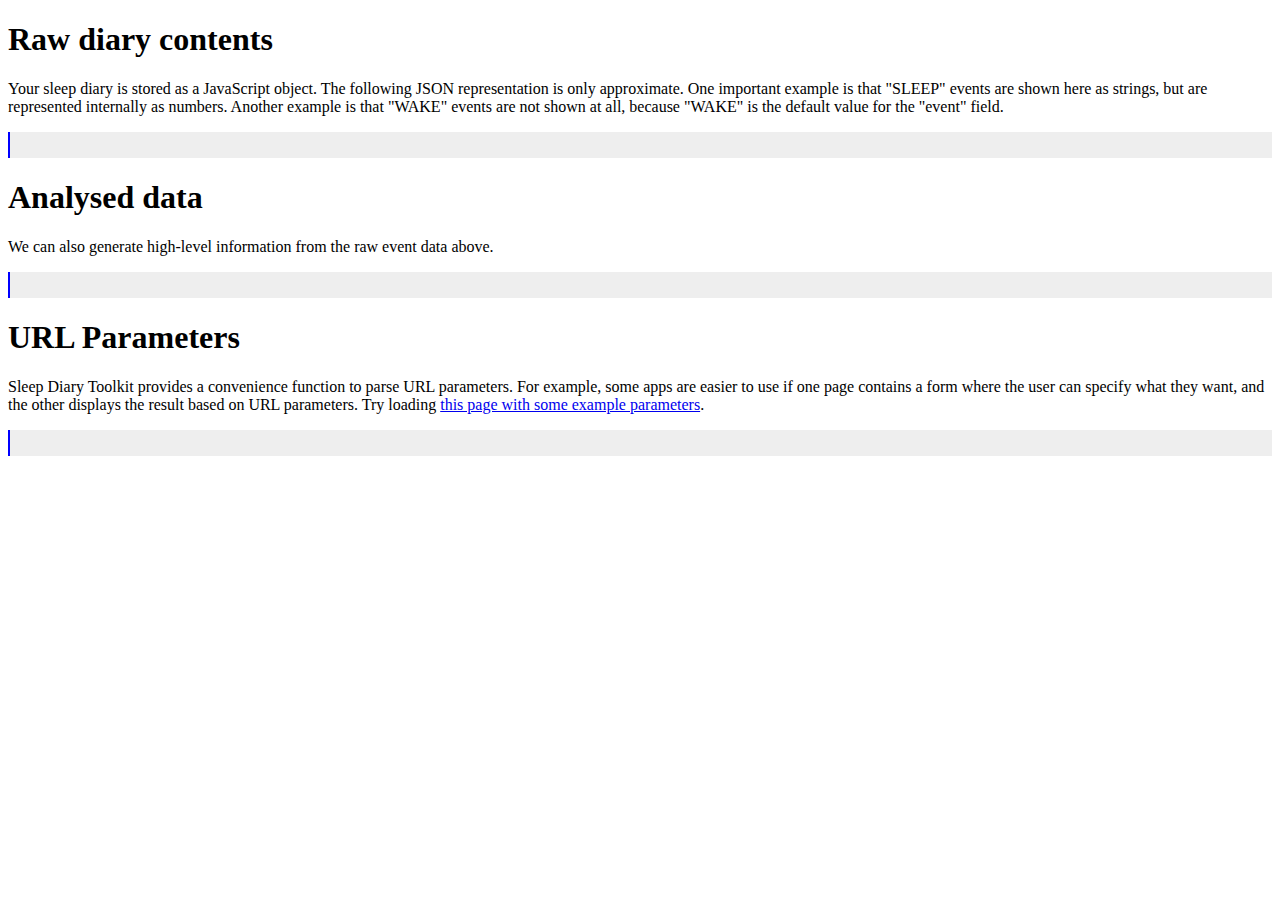
<file: examples/template/index.html>
<!DOCTYPE html>
<html lang="en">
  <!--
      @file {One-line description of tool}
      @author {Name} ({e-mail address})
      @copyright {Year}
      @license {name of license}
    -->
  <head>
    <meta charset="utf-8">
    <!-- Replace the following with your header elements -->
    <title>Sleep diary - {name of tool}</title>
    <link rel="stylesheet" type="text/css" href="index.css">
  </head>
  <body>


    <!-- Replace the following with your HTML -->
    <h1>Raw diary contents</h1>
    <p>
      Your sleep diary is stored as a JavaScript object.  The following JSON representation is only approximate.  One important example is that "SLEEP" events are shown here as strings, but are represented internally as numbers.  Another example is that "WAKE" events are not shown at all, because "WAKE" is the default value for the "event" field.
      <pre id="example-diary-contents"></pre>
    </p>
    <h1>Analysed data</h1>
    <p>
      We can also generate high-level information from the raw event data above.
      <pre id="example-analysis-contents"></pre>
    </p>
    <h1>URL Parameters</h1>
    <p>
      Sleep Diary Toolkit provides a convenience function to parse URL parameters.  For example, some apps are easier to use if one page contains a form where the user can specify what they want, and the other displays the result based on URL parameters.  Try loading <a href="?multi=value1&multi=value2&single=value">this page with some example parameters</a>.
      <pre id="example-url-parameters"></pre>
    </p>


    <!-- Load Sleep Diary Toolkit -->
    <script src="../../sleep-diary-toolkit.min.js"></script>
    
    <!-- Replace the following with your JavaScript -->
    <script src="index.js"></script>


  </body>
</html>
</file>
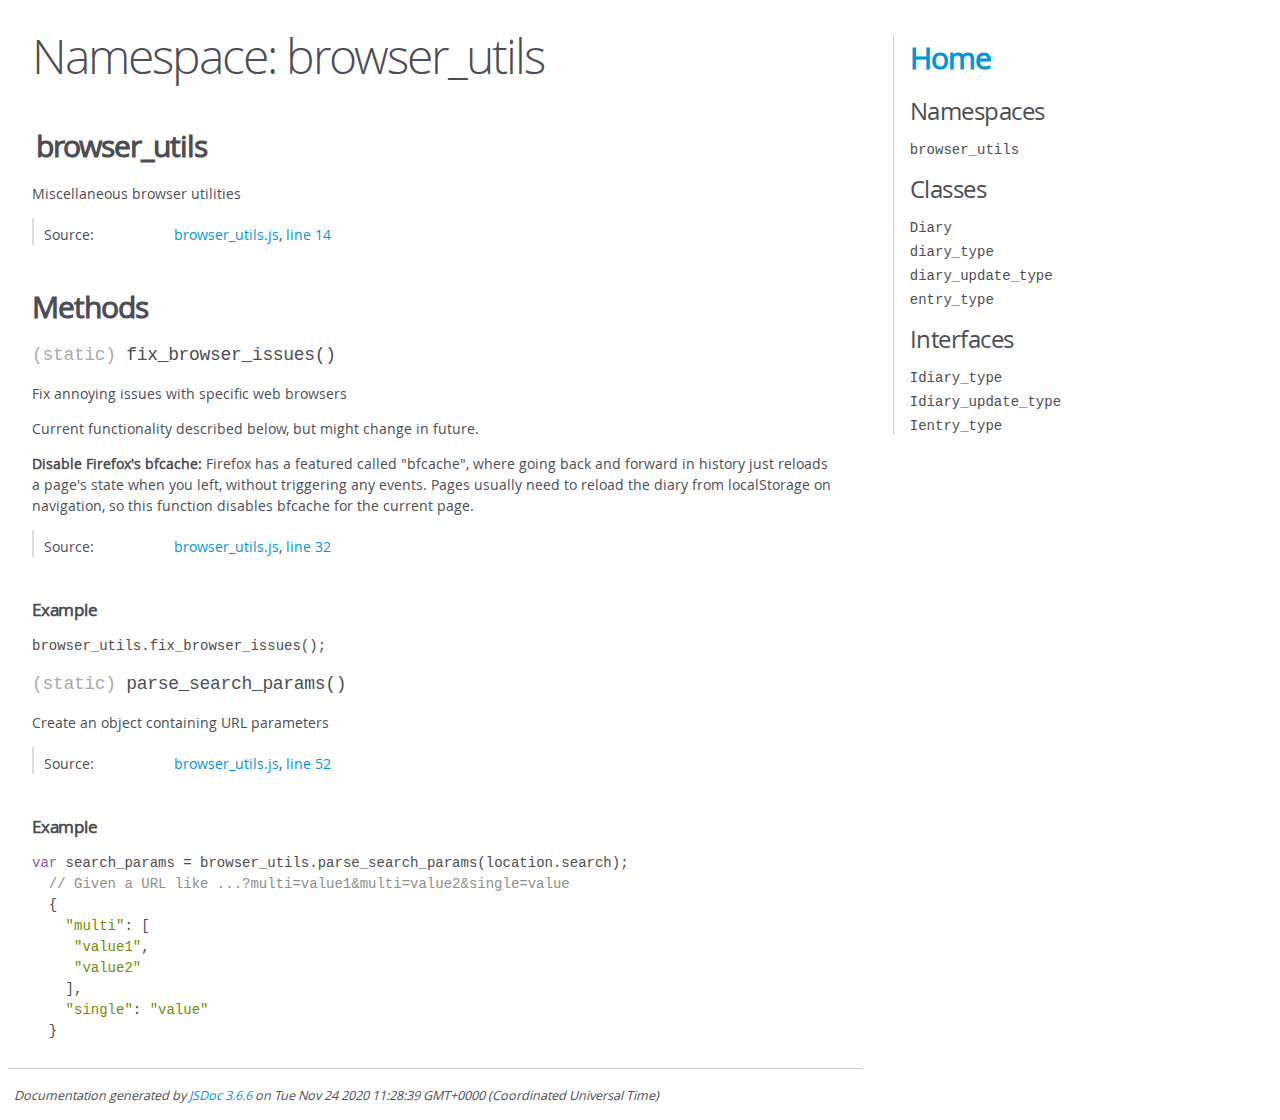
<file: browser_utils.html>
<!DOCTYPE html>
<html lang="en">
<head>
    <meta charset="utf-8">
    <title>JSDoc: Namespace: browser_utils</title>

    <script src="scripts/prettify/prettify.js"> </script>
    <script src="scripts/prettify/lang-css.js"> </script>
    <!--[if lt IE 9]>
      <script src="//html5shiv.googlecode.com/svn/trunk/html5.js"></script>
    <![endif]-->
    <link type="text/css" rel="stylesheet" href="styles/prettify-tomorrow.css">
    <link type="text/css" rel="stylesheet" href="styles/jsdoc-default.css">
</head>

<body>

<div id="main">

    <h1 class="page-title">Namespace: browser_utils</h1>

    




<section>

<header>
    
        <h2>browser_utils</h2>
        
    
</header>

<article>
    <div class="container-overview">
    
        
            <div class="description">Miscellaneous browser utilities</div>
        

        


<dl class="details">

    

    

    

    

    

    

    

    

    

    

    

    

    
    <dt class="tag-source">Source:</dt>
    <dd class="tag-source"><ul class="dummy"><li>
        <a href="browser_utils.js.html">browser_utils.js</a>, <a href="browser_utils.js.html#line14">line 14</a>
    </li></ul></dd>
    

    

    

    
</dl>


        
    
    </div>

    

    

    

    

    

    

    

    
        <h3 class="subsection-title">Methods</h3>

        
            

    

    
    <h4 class="name" id=".fix_browser_issues"><span class="type-signature">(static) </span>fix_browser_issues<span class="signature">()</span><span class="type-signature"></span></h4>
    

    



<div class="description">
    Fix annoying issues with specific web browsers

<p>Current functionality described below, but might change in future.</p>

<p>
  <strong>Disable Firefox's bfcache:</strong>
  Firefox has a featured called "bfcache", where going back and forward in history
  just reloads a page's state when you left, without triggering any events.
  Pages usually need to reload the diary from localStorage on navigation,
  so this function disables bfcache for the current page.
</p>
</div>













<dl class="details">

    

    

    

    

    

    

    

    

    

    

    

    

    
    <dt class="tag-source">Source:</dt>
    <dd class="tag-source"><ul class="dummy"><li>
        <a href="browser_utils.js.html">browser_utils.js</a>, <a href="browser_utils.js.html#line32">line 32</a>
    </li></ul></dd>
    

    

    

    
</dl>



















    <h5>Example</h5>
    
    <pre class="prettyprint"><code>browser_utils.fix_browser_issues();</code></pre>



        
            

    

    
    <h4 class="name" id=".parse_search_params"><span class="type-signature">(static) </span>parse_search_params<span class="signature">()</span><span class="type-signature"></span></h4>
    

    



<div class="description">
    Create an object containing URL parameters
</div>













<dl class="details">

    

    

    

    

    

    

    

    

    

    

    

    

    
    <dt class="tag-source">Source:</dt>
    <dd class="tag-source"><ul class="dummy"><li>
        <a href="browser_utils.js.html">browser_utils.js</a>, <a href="browser_utils.js.html#line52">line 52</a>
    </li></ul></dd>
    

    

    

    
</dl>



















    <h5>Example</h5>
    
    <pre class="prettyprint"><code>var search_params = browser_utils.parse_search_params(location.search);
  // Given a URL like ...?multi=value1&amp;multi=value2&amp;single=value
  {
    "multi": [
     "value1",
     "value2"
    ],
    "single": "value"
  }</code></pre>



        
    

    

    
</article>

</section>




</div>

<nav>
    <h2><a href="index.html">Home</a></h2><h3>Namespaces</h3><ul><li><a href="browser_utils.html">browser_utils</a></li></ul><h3>Classes</h3><ul><li><a href="Diary.html">Diary</a></li><li><a href="diary_type.html">diary_type</a></li><li><a href="diary_update_type.html">diary_update_type</a></li><li><a href="entry_type.html">entry_type</a></li></ul><h3>Interfaces</h3><ul><li><a href="Idiary_type.html">Idiary_type</a></li><li><a href="Idiary_update_type.html">Idiary_update_type</a></li><li><a href="Ientry_type.html">Ientry_type</a></li></ul>
</nav>

<br class="clear">

<footer>
    Documentation generated by <a href="https://github.com/jsdoc/jsdoc">JSDoc 3.6.6</a> on Tue Nov 24 2020 11:28:39 GMT+0000 (Coordinated Universal Time)
</footer>

<script> prettyPrint(); </script>
<script src="scripts/linenumber.js"> </script>
</body>
</html>
</file>
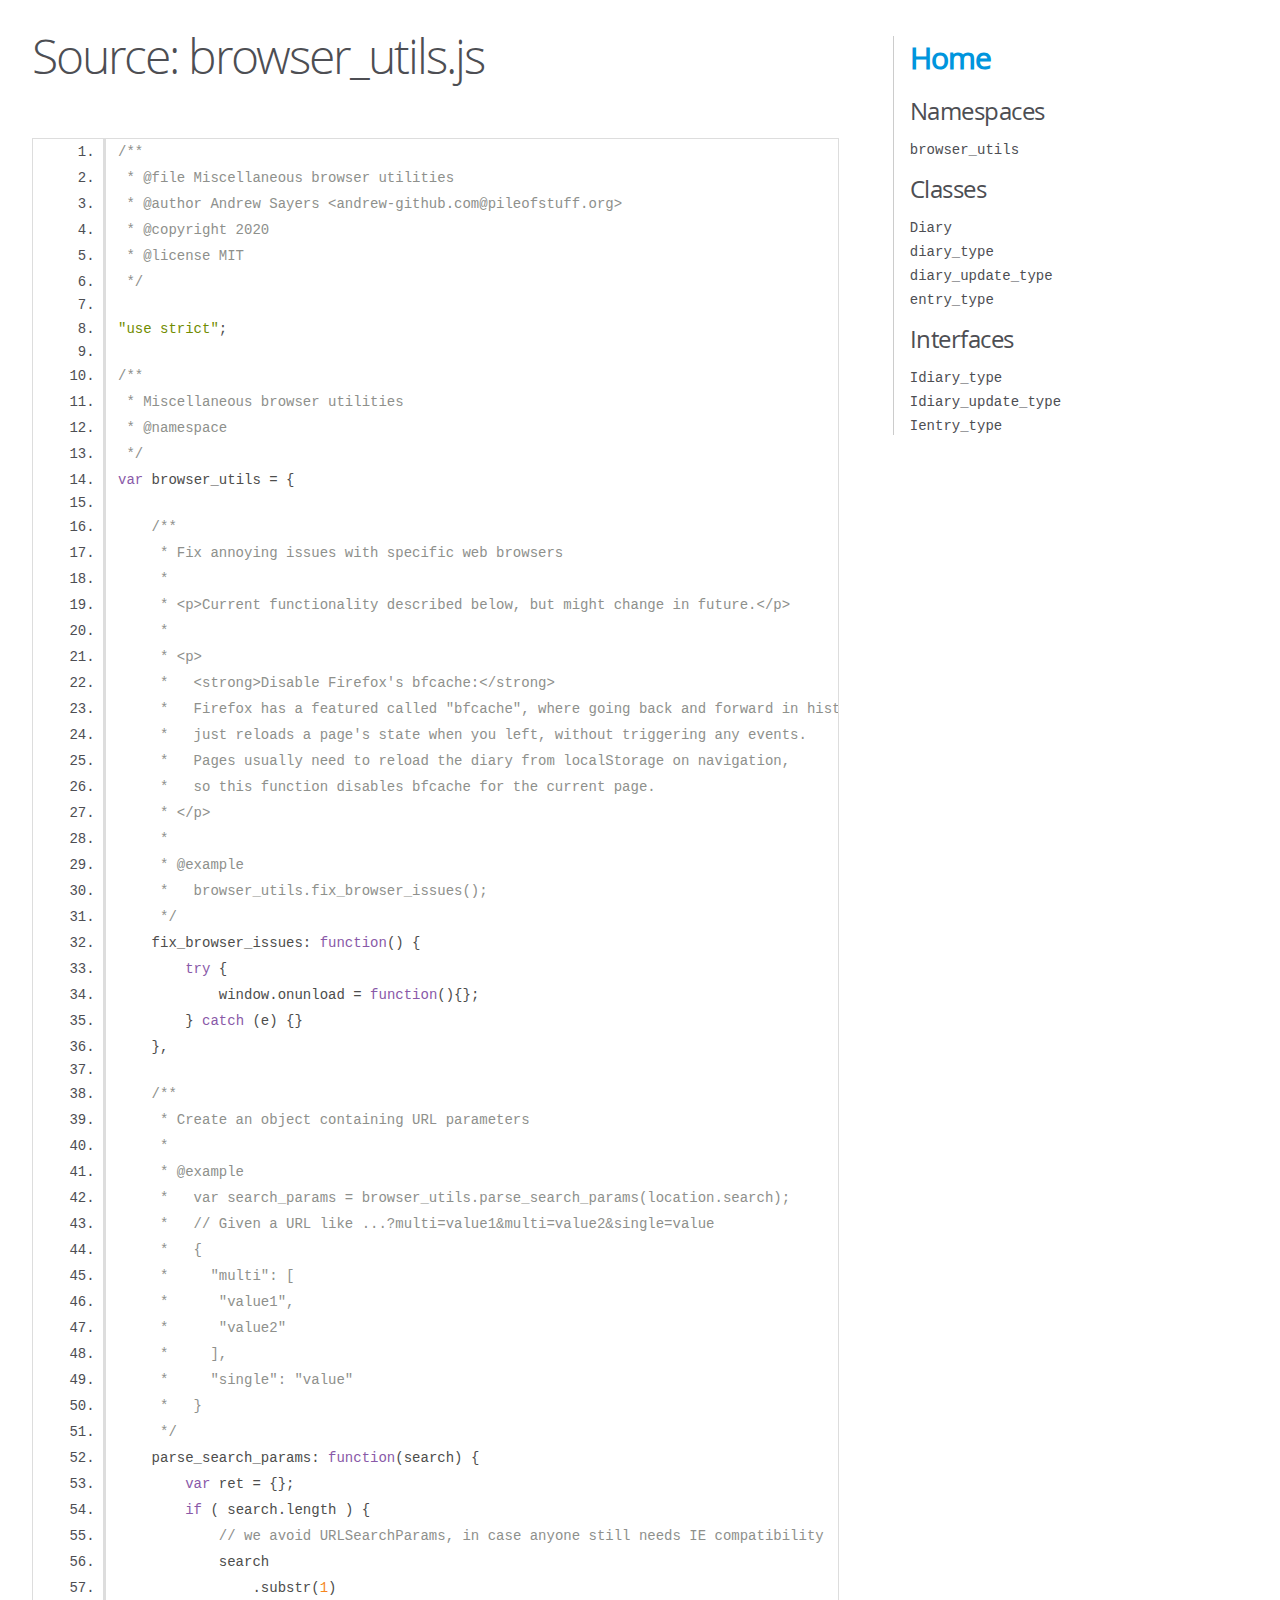
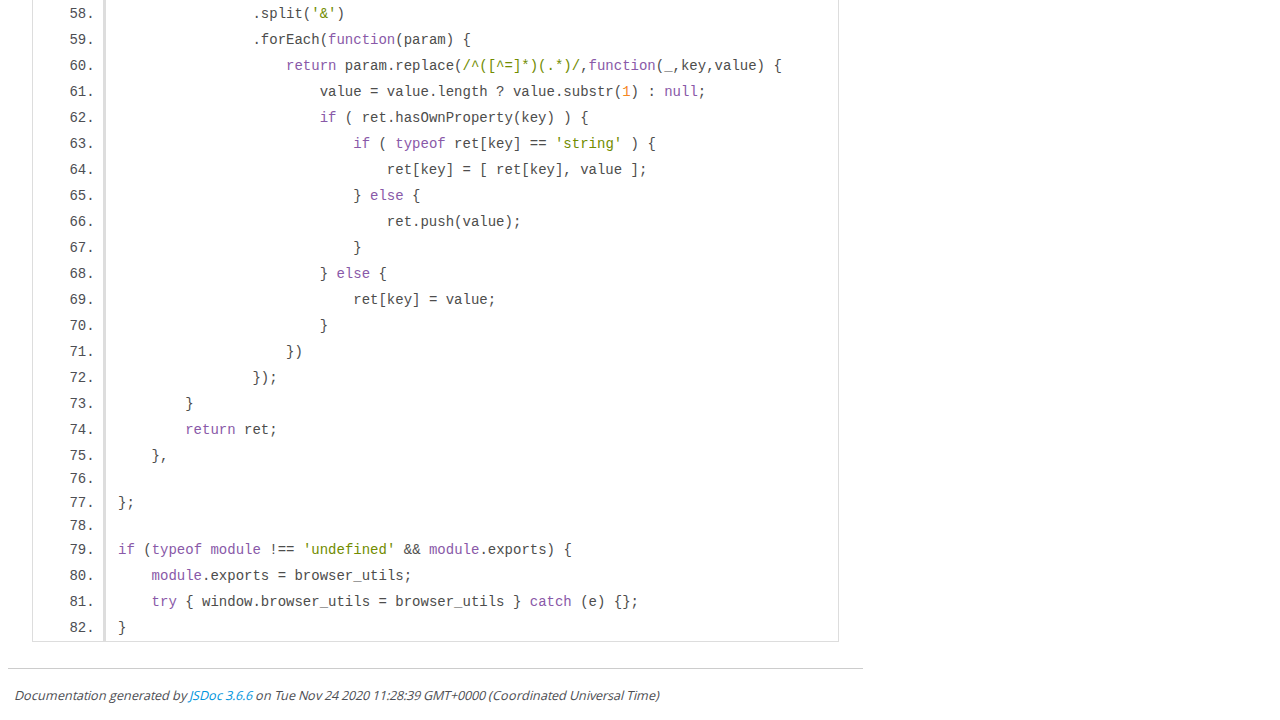
<file: browser_utils.js.html>
<!DOCTYPE html>
<html lang="en">
<head>
    <meta charset="utf-8">
    <title>JSDoc: Source: browser_utils.js</title>

    <script src="scripts/prettify/prettify.js"> </script>
    <script src="scripts/prettify/lang-css.js"> </script>
    <!--[if lt IE 9]>
      <script src="//html5shiv.googlecode.com/svn/trunk/html5.js"></script>
    <![endif]-->
    <link type="text/css" rel="stylesheet" href="styles/prettify-tomorrow.css">
    <link type="text/css" rel="stylesheet" href="styles/jsdoc-default.css">
</head>

<body>

<div id="main">

    <h1 class="page-title">Source: browser_utils.js</h1>

    



    
    <section>
        <article>
            <pre class="prettyprint source linenums"><code>/**
 * @file Miscellaneous browser utilities
 * @author Andrew Sayers &lt;andrew-github.com@pileofstuff.org>
 * @copyright 2020
 * @license MIT
 */

"use strict";

/**
 * Miscellaneous browser utilities
 * @namespace
 */
var browser_utils = {

    /**
     * Fix annoying issues with specific web browsers
     *
     * &lt;p>Current functionality described below, but might change in future.&lt;/p>
     *
     * &lt;p>
     *   &lt;strong>Disable Firefox's bfcache:&lt;/strong>
     *   Firefox has a featured called "bfcache", where going back and forward in history
     *   just reloads a page's state when you left, without triggering any events.
     *   Pages usually need to reload the diary from localStorage on navigation,
     *   so this function disables bfcache for the current page.
     * &lt;/p>
     *
     * @example
     *   browser_utils.fix_browser_issues();
     */
    fix_browser_issues: function() {
        try {
            window.onunload = function(){};
        } catch (e) {}
    },

    /**
     * Create an object containing URL parameters
     *
     * @example
     *   var search_params = browser_utils.parse_search_params(location.search);
     *   // Given a URL like ...?multi=value1&amp;multi=value2&amp;single=value
     *   {
     *     "multi": [
     *      "value1",
     *      "value2"
     *     ],
     *     "single": "value"
     *   }
     */
    parse_search_params: function(search) {
        var ret = {};
        if ( search.length ) {
            // we avoid URLSearchParams, in case anyone still needs IE compatibility
            search
                .substr(1)
                .split('&amp;')
                .forEach(function(param) {
                    return param.replace(/^([^=]*)(.*)/,function(_,key,value) {
                        value = value.length ? value.substr(1) : null;
                        if ( ret.hasOwnProperty(key) ) {
                            if ( typeof ret[key] == 'string' ) {
                                ret[key] = [ ret[key], value ];
                            } else {
                                ret.push(value);
                            }
                        } else {
                            ret[key] = value;
                        }
                    })
                });
        }
        return ret;
    },

};

if (typeof module !== 'undefined' &amp;&amp; module.exports) {
    module.exports = browser_utils;
    try { window.browser_utils = browser_utils } catch (e) {};
}
</code></pre>
        </article>
    </section>




</div>

<nav>
    <h2><a href="index.html">Home</a></h2><h3>Namespaces</h3><ul><li><a href="browser_utils.html">browser_utils</a></li></ul><h3>Classes</h3><ul><li><a href="Diary.html">Diary</a></li><li><a href="diary_type.html">diary_type</a></li><li><a href="diary_update_type.html">diary_update_type</a></li><li><a href="entry_type.html">entry_type</a></li></ul><h3>Interfaces</h3><ul><li><a href="Idiary_type.html">Idiary_type</a></li><li><a href="Idiary_update_type.html">Idiary_update_type</a></li><li><a href="Ientry_type.html">Ientry_type</a></li></ul>
</nav>

<br class="clear">

<footer>
    Documentation generated by <a href="https://github.com/jsdoc/jsdoc">JSDoc 3.6.6</a> on Tue Nov 24 2020 11:28:39 GMT+0000 (Coordinated Universal Time)
</footer>

<script> prettyPrint(); </script>
<script src="scripts/linenumber.js"> </script>
</body>
</html>
</file>
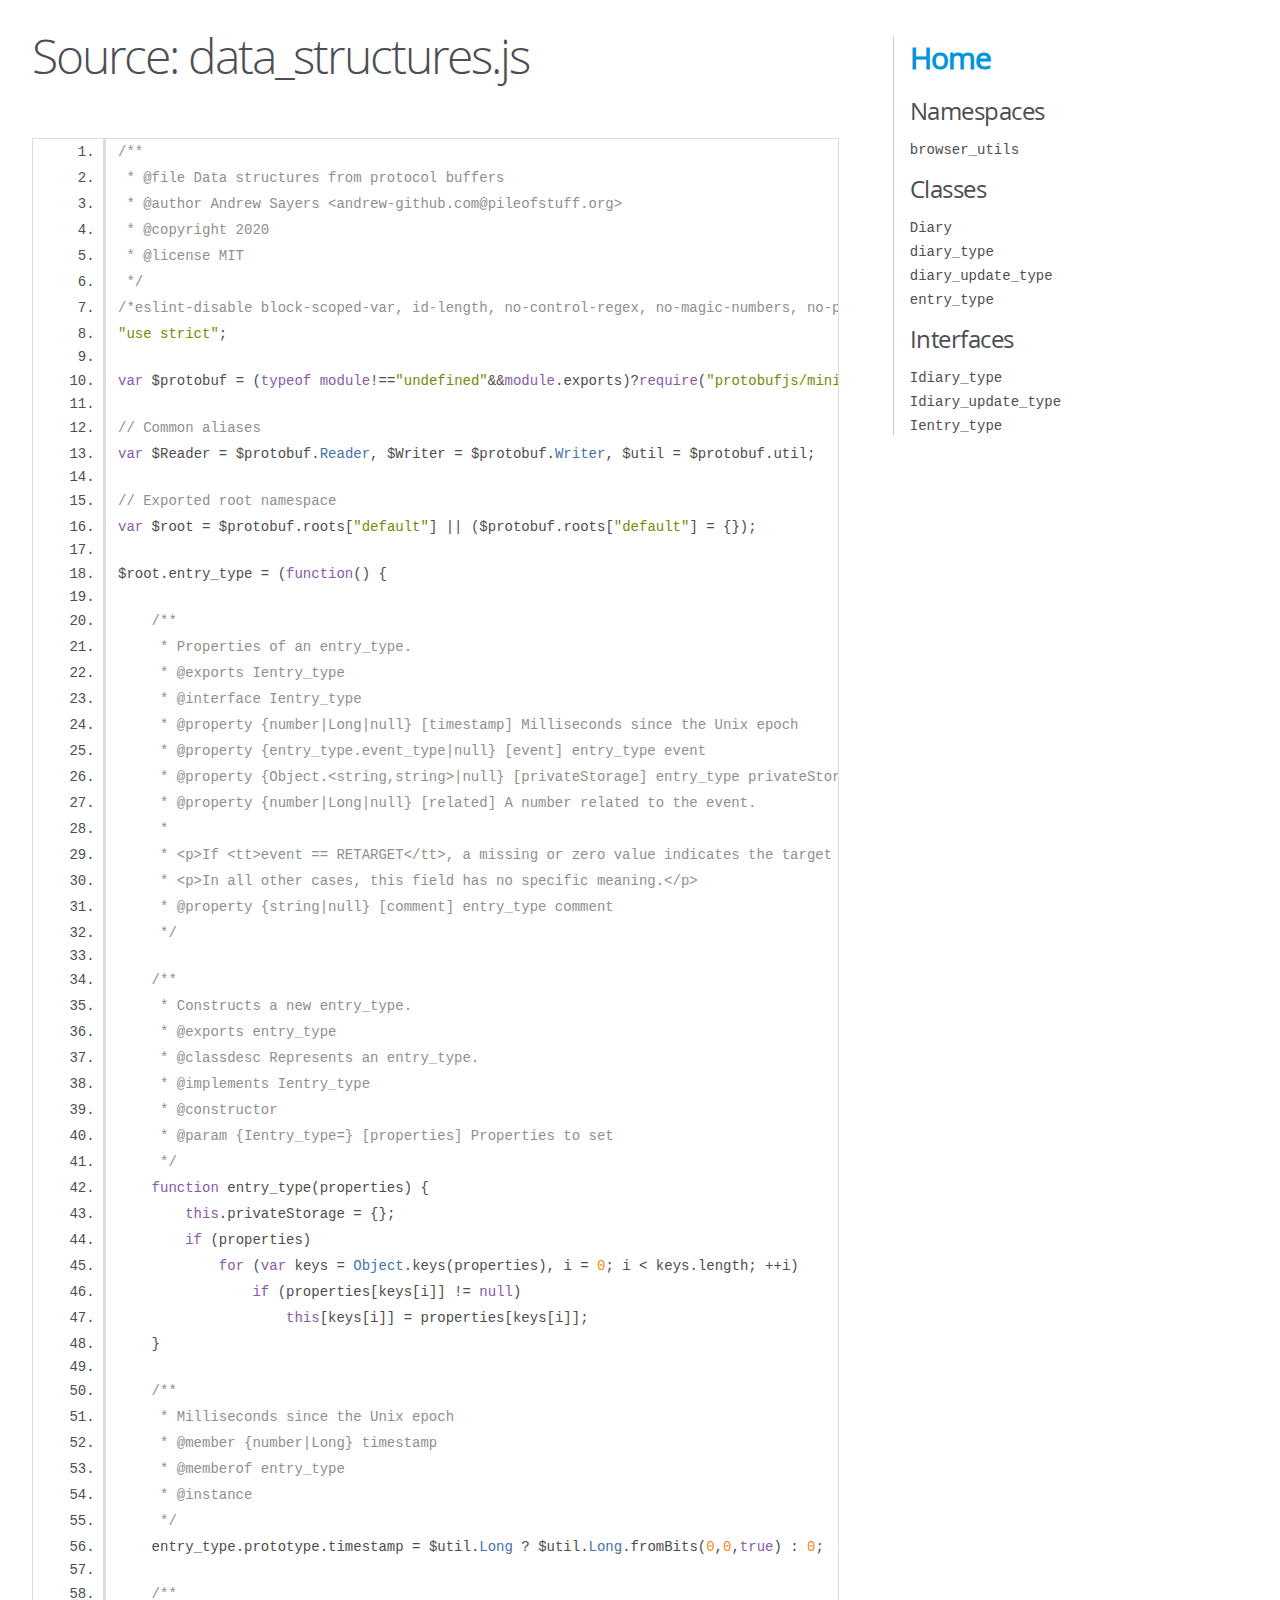
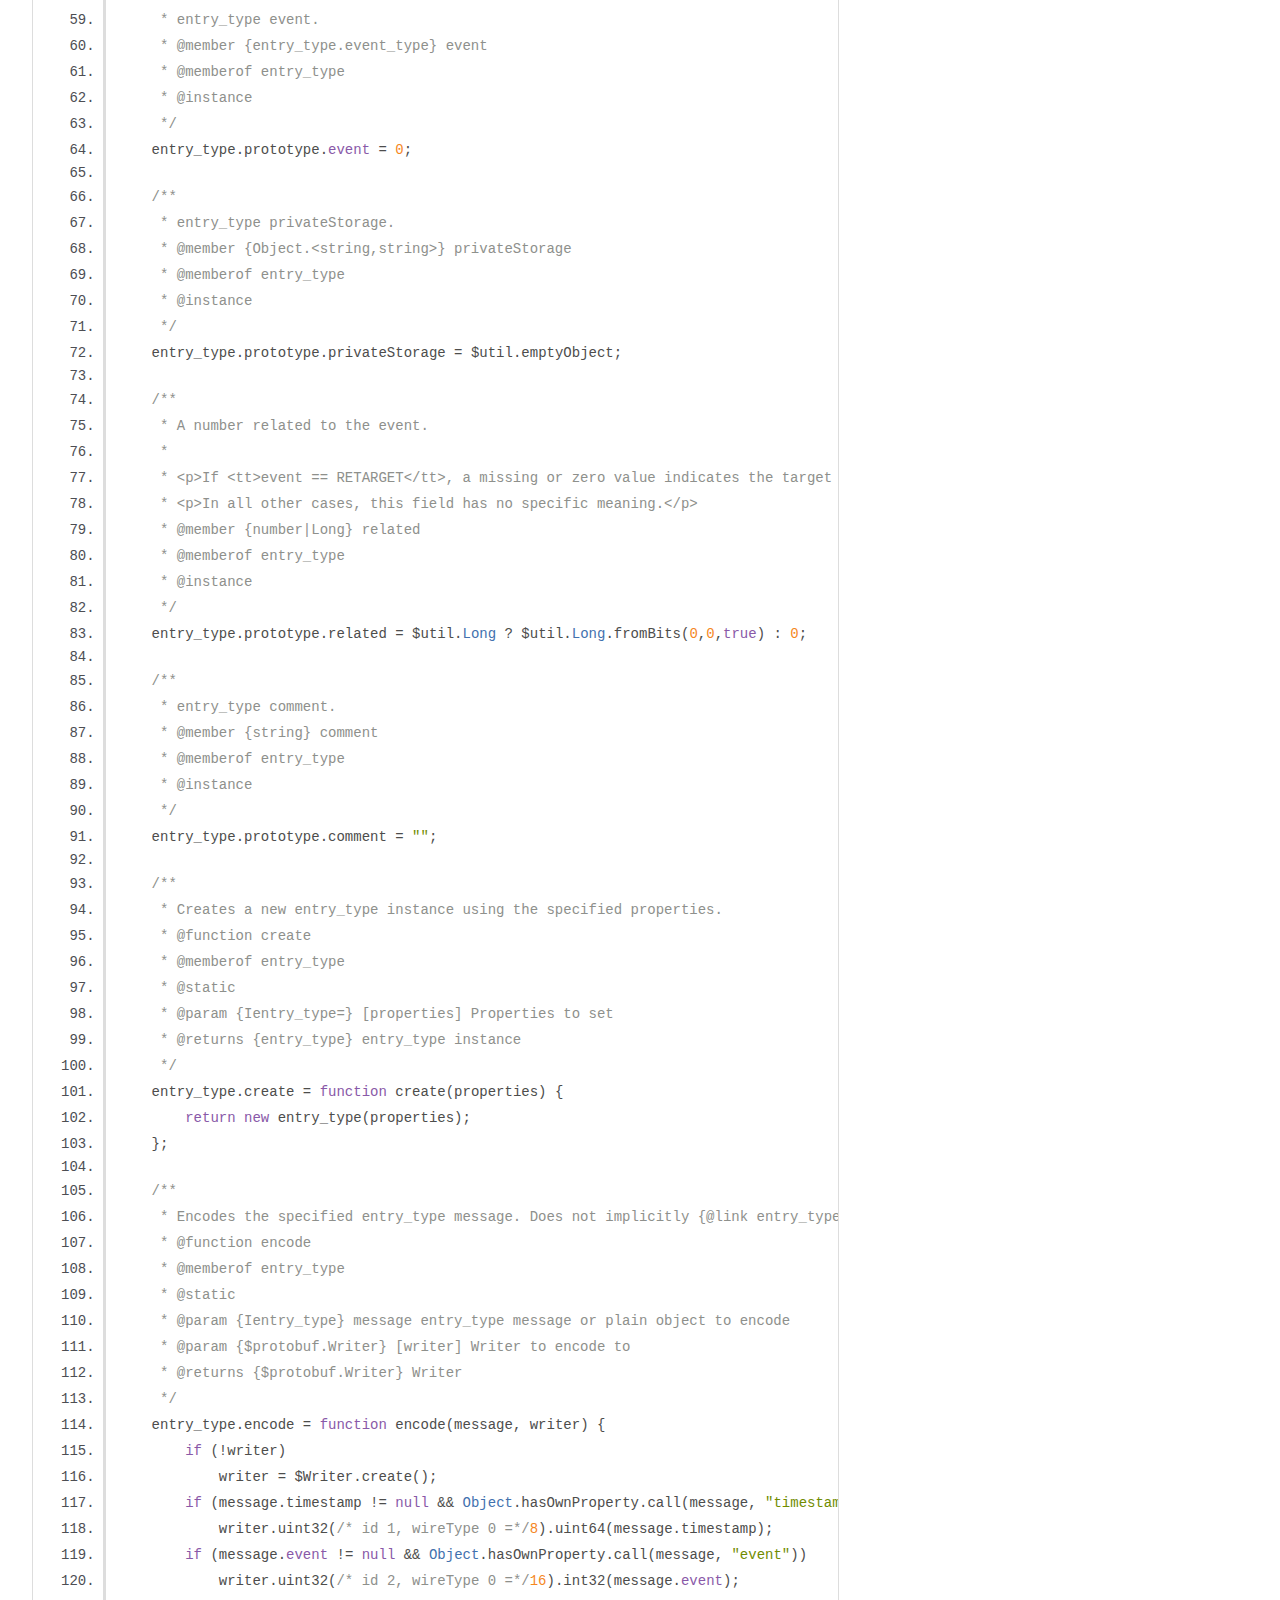
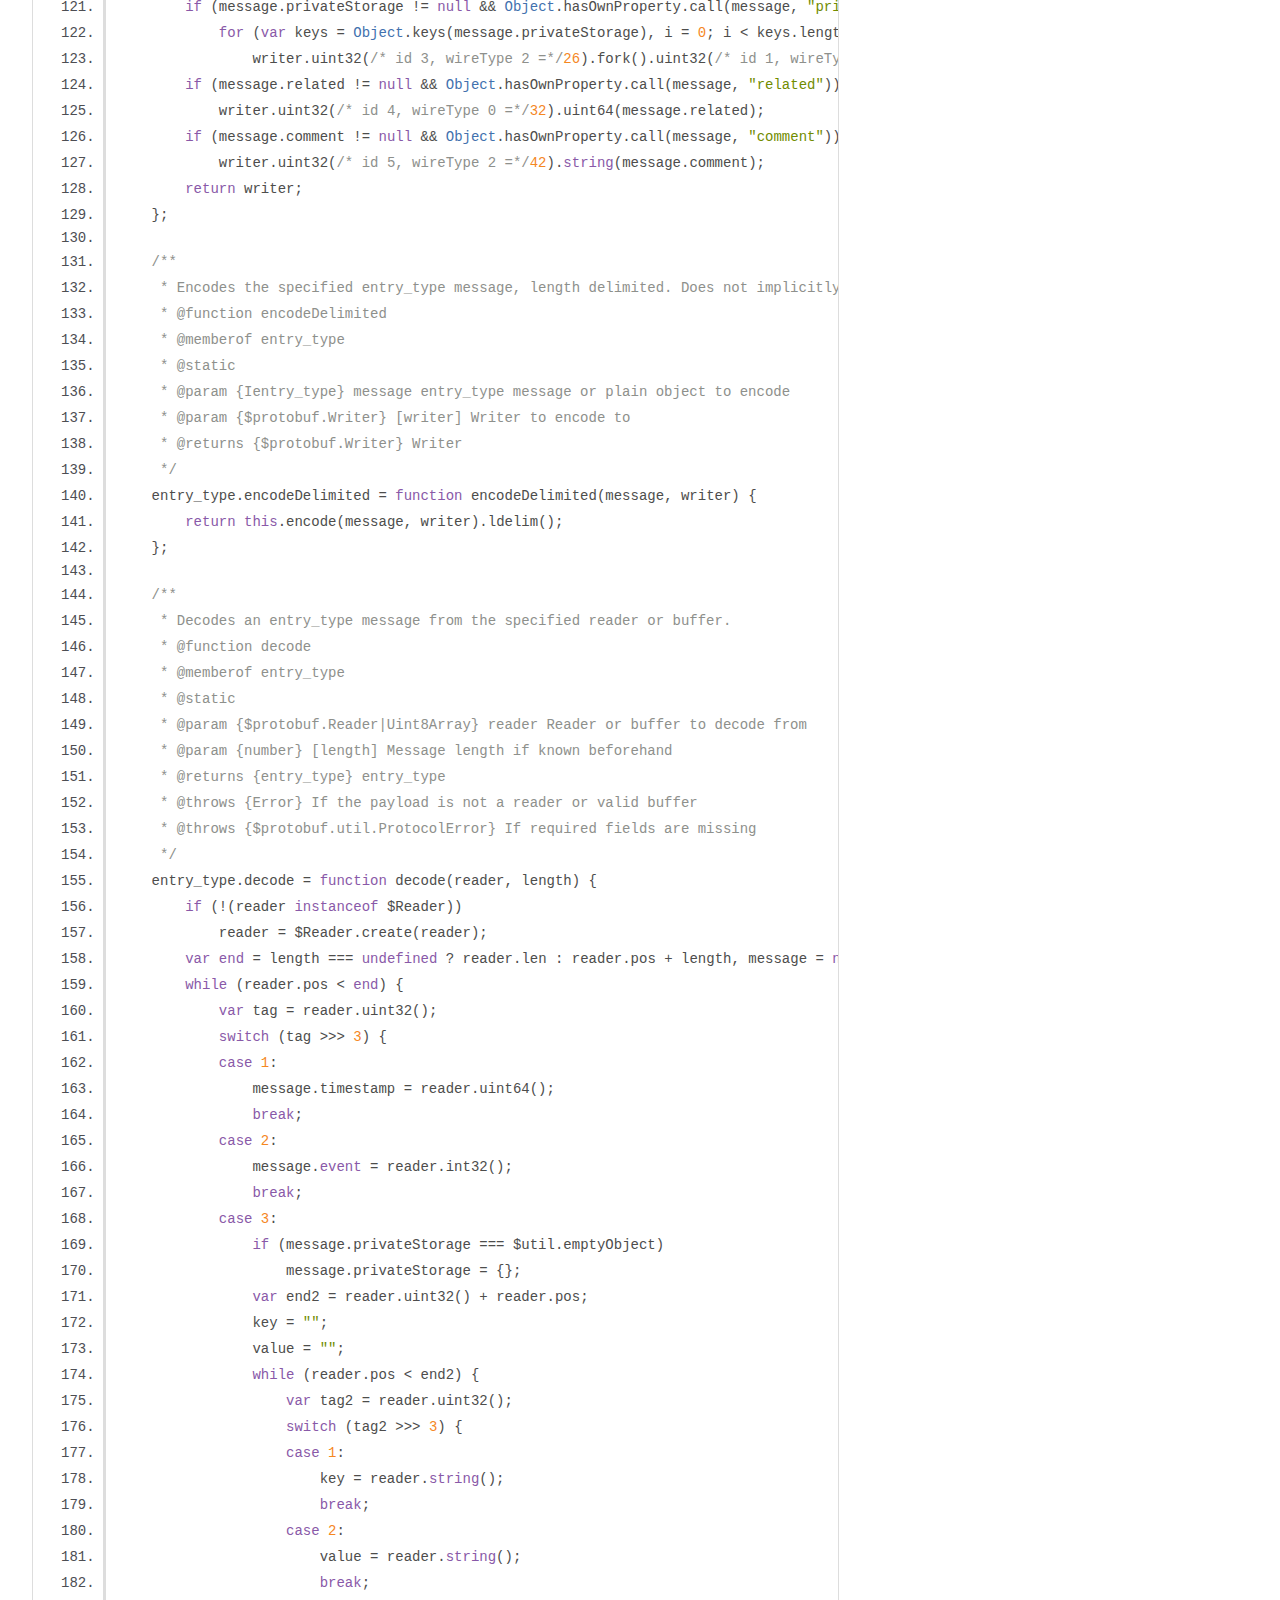
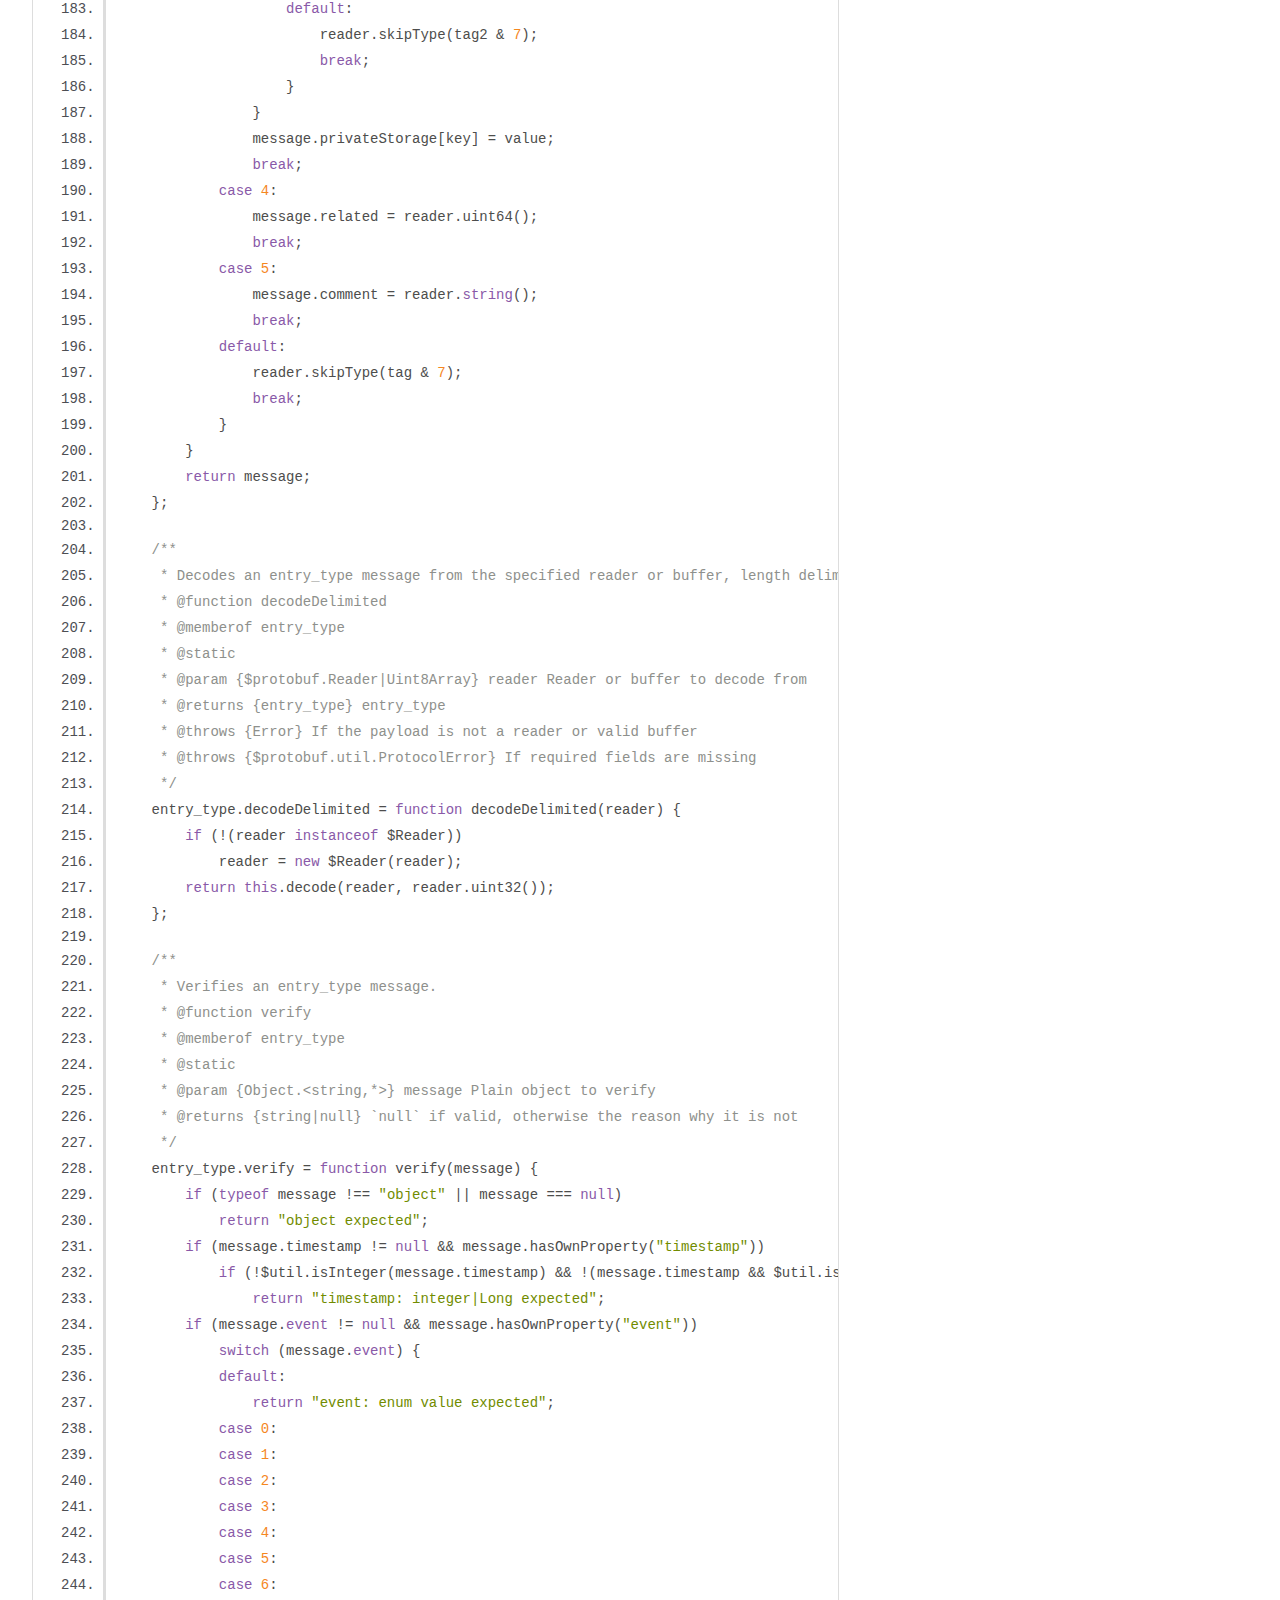
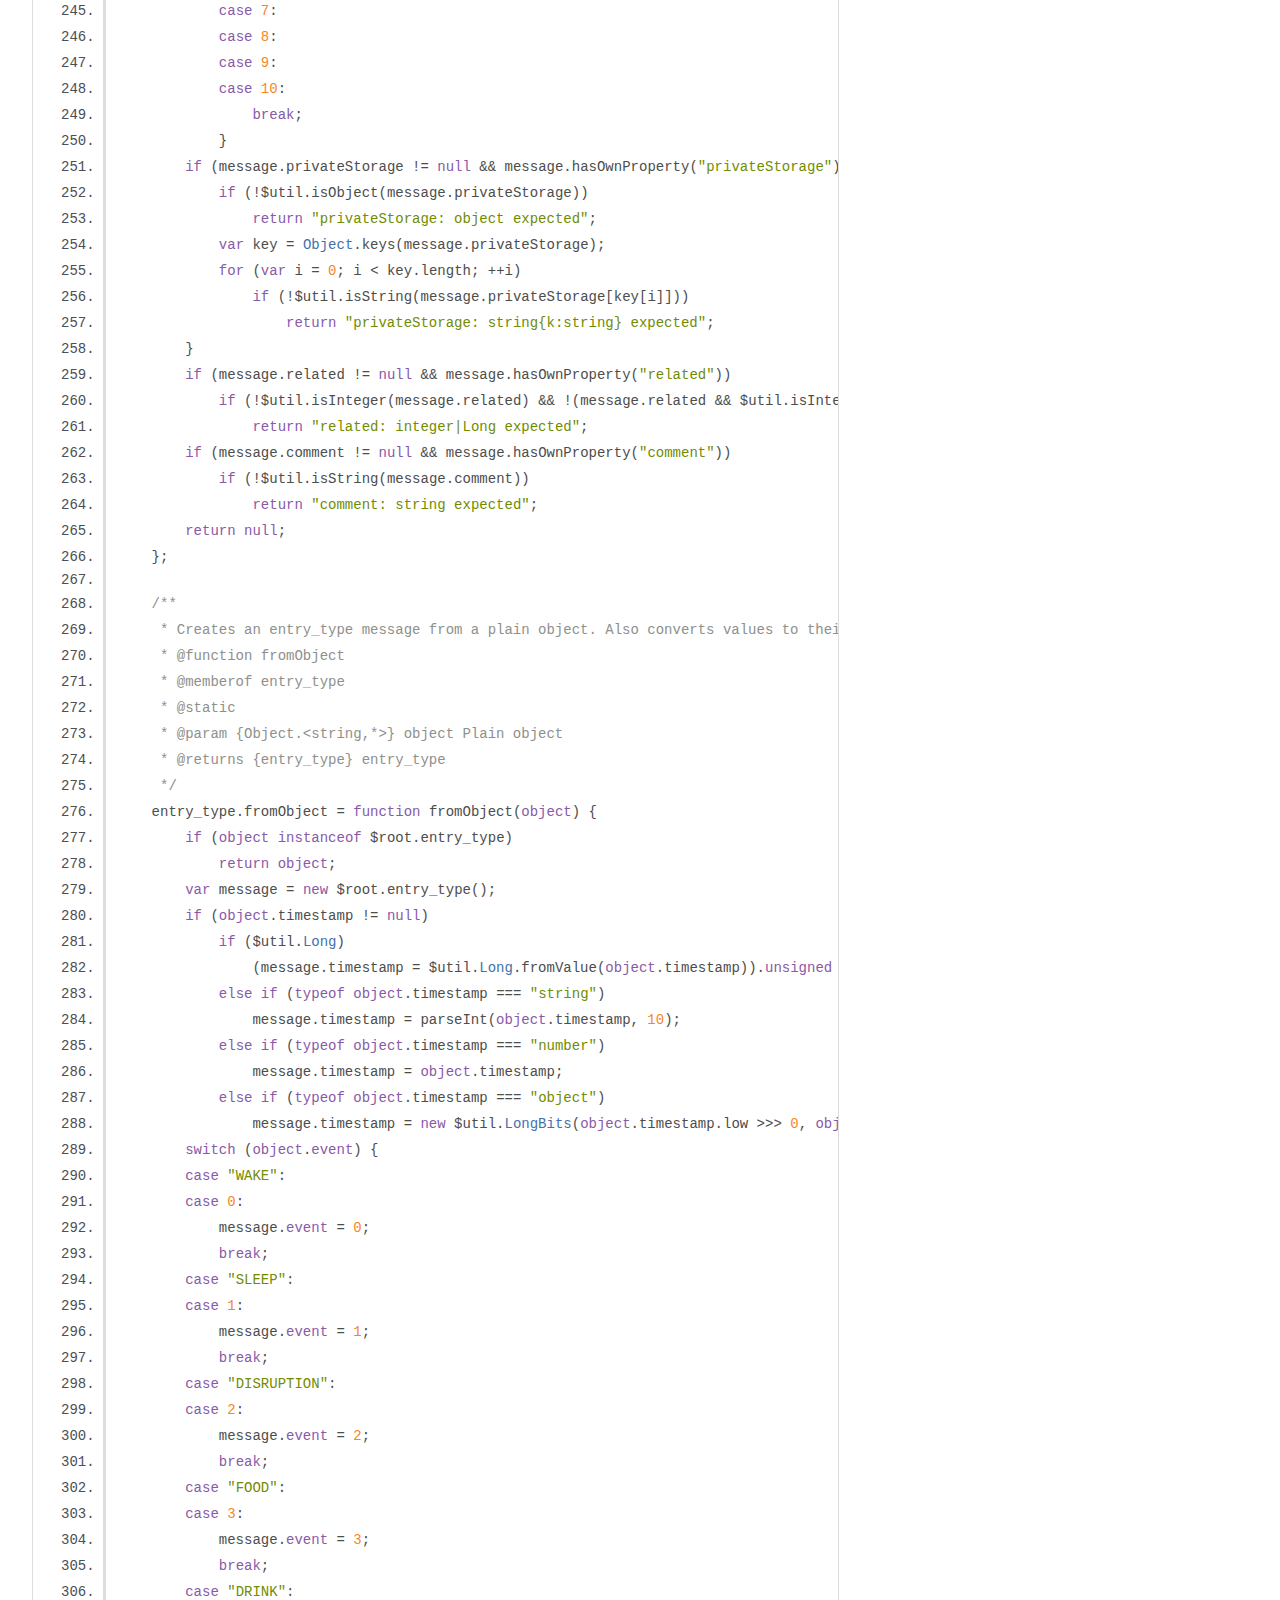
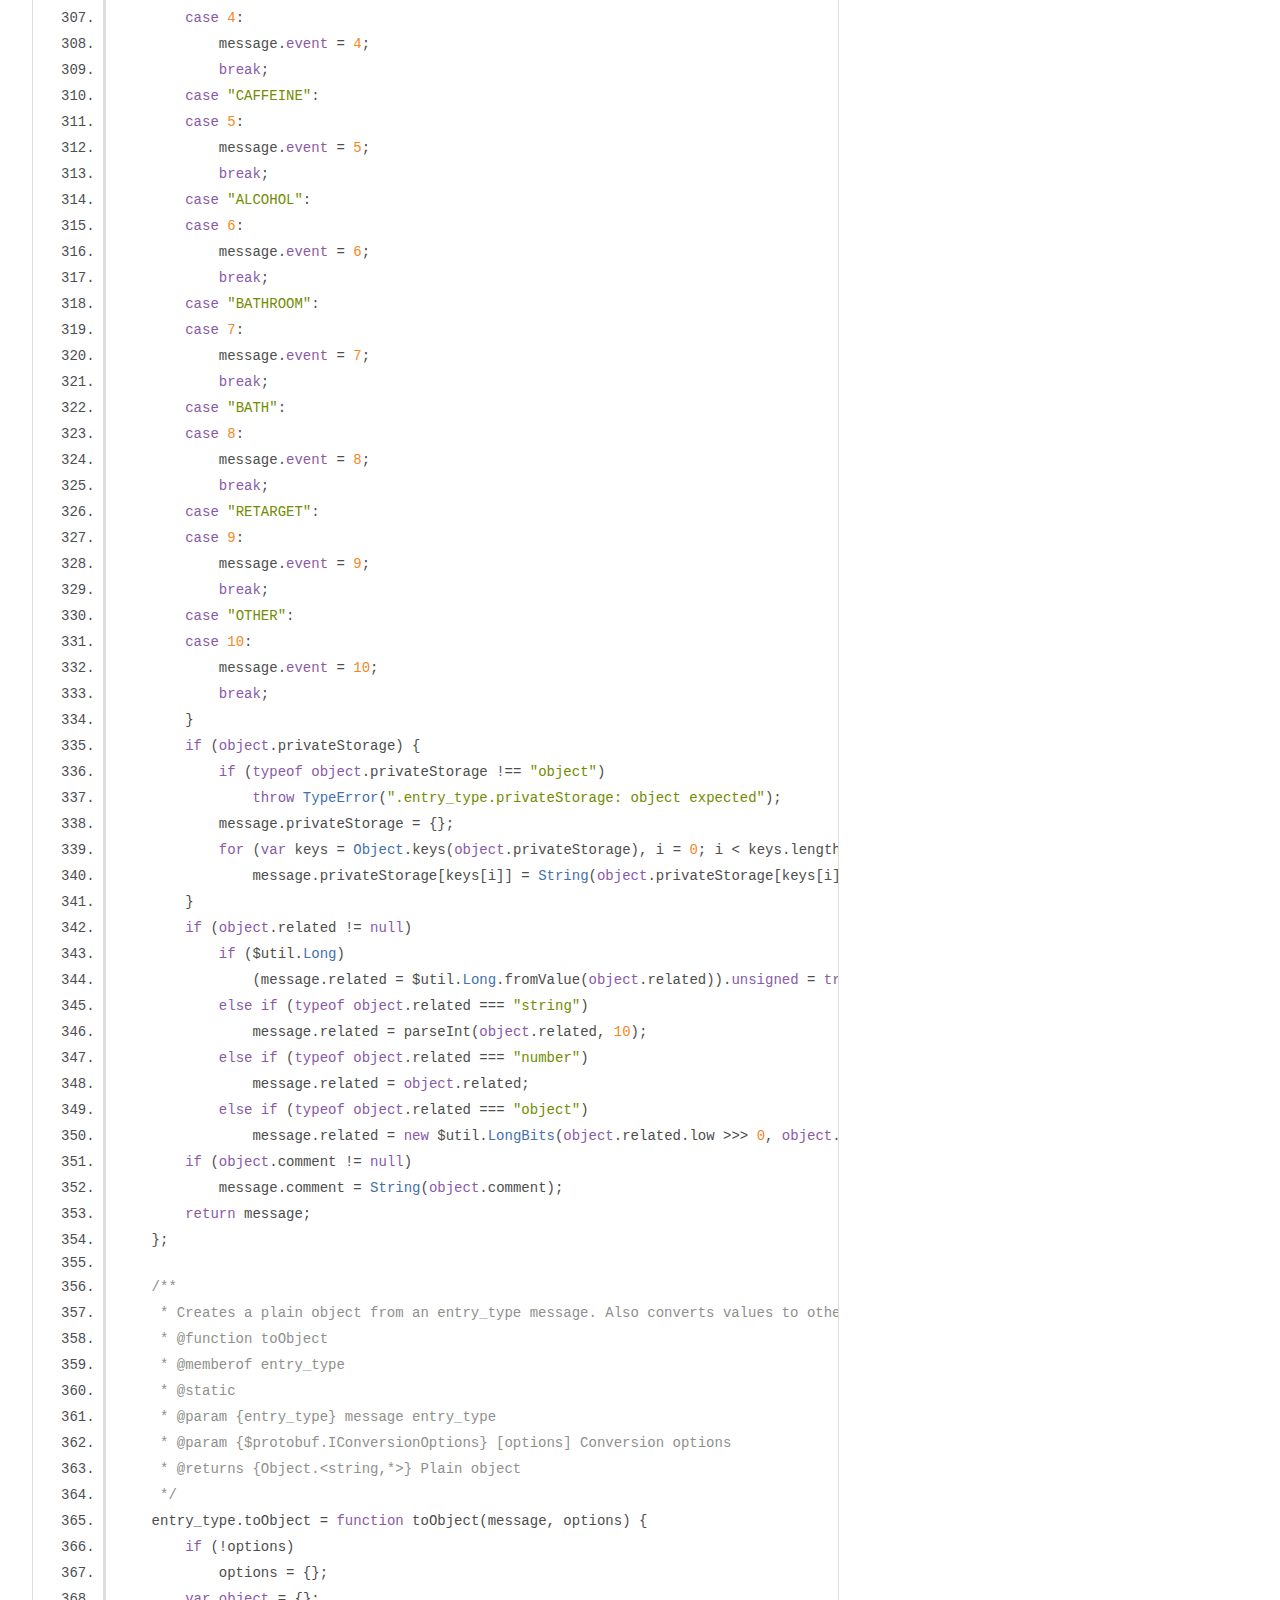
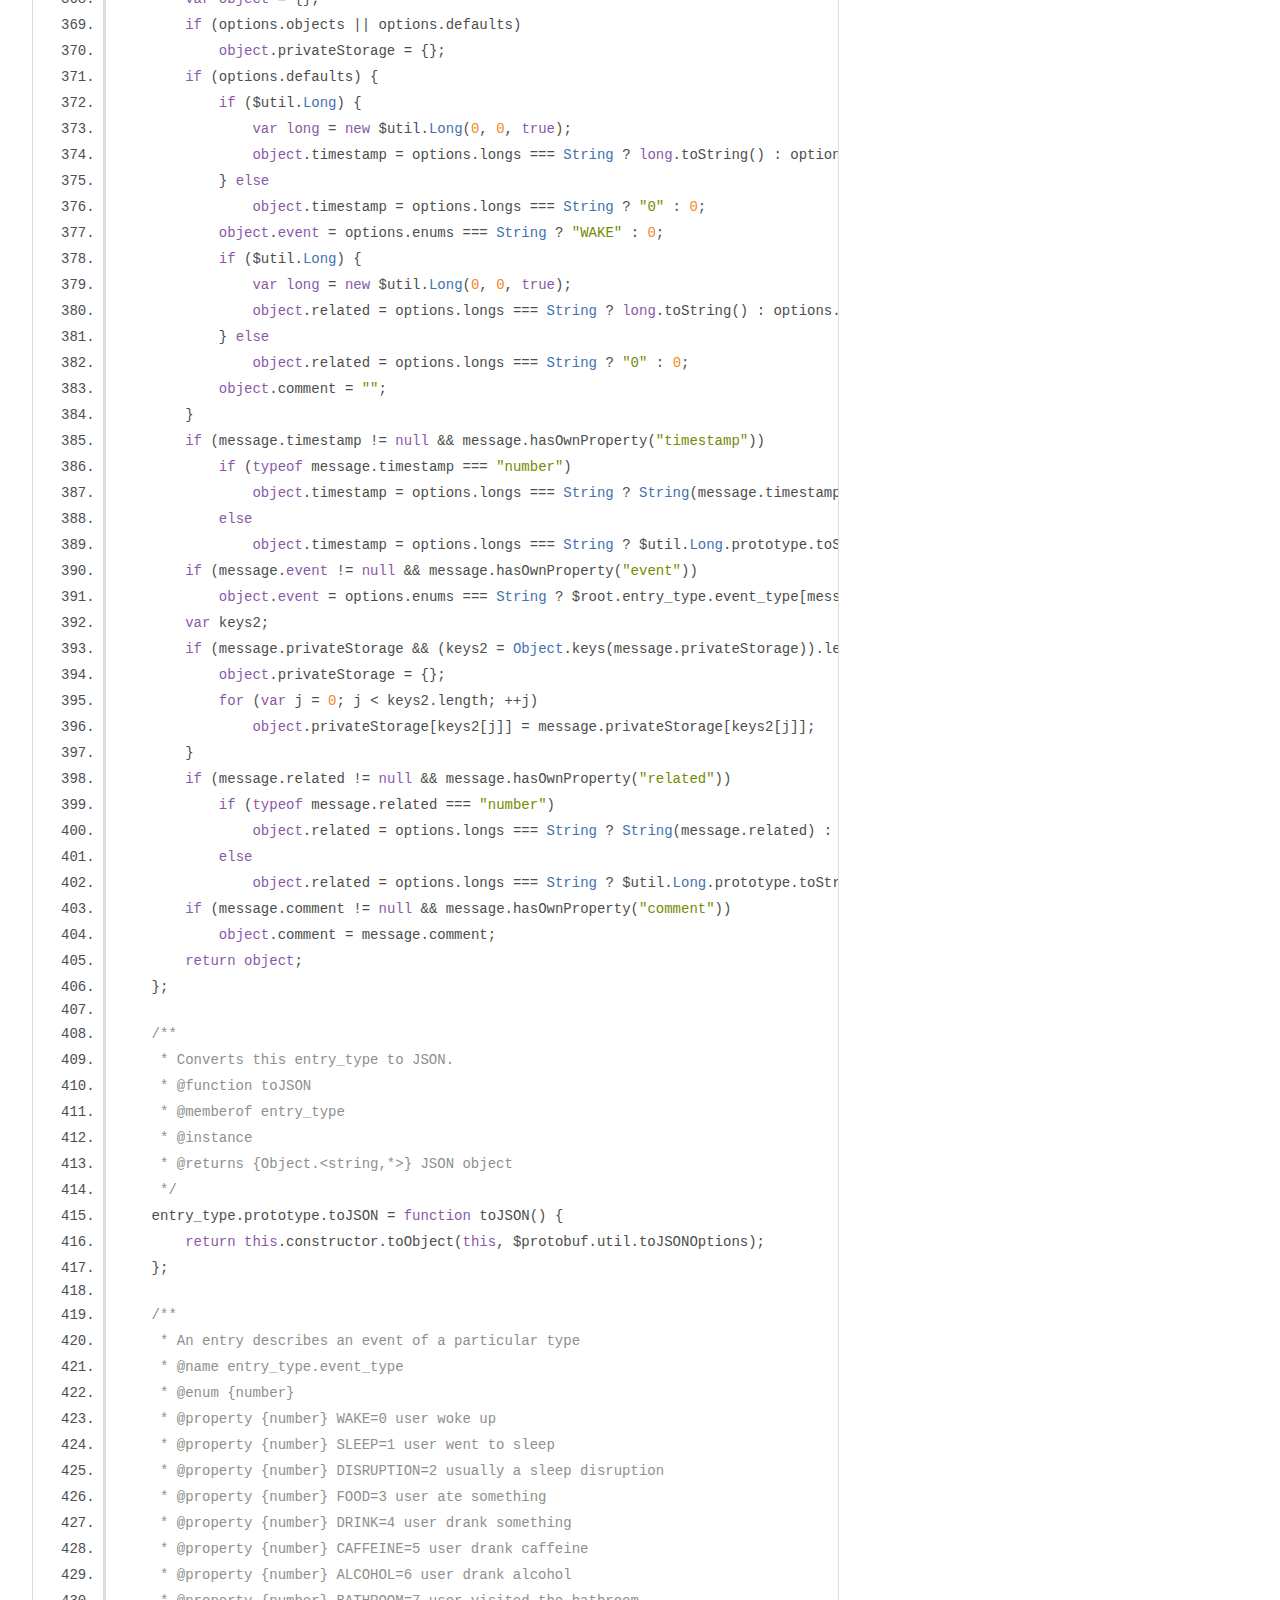
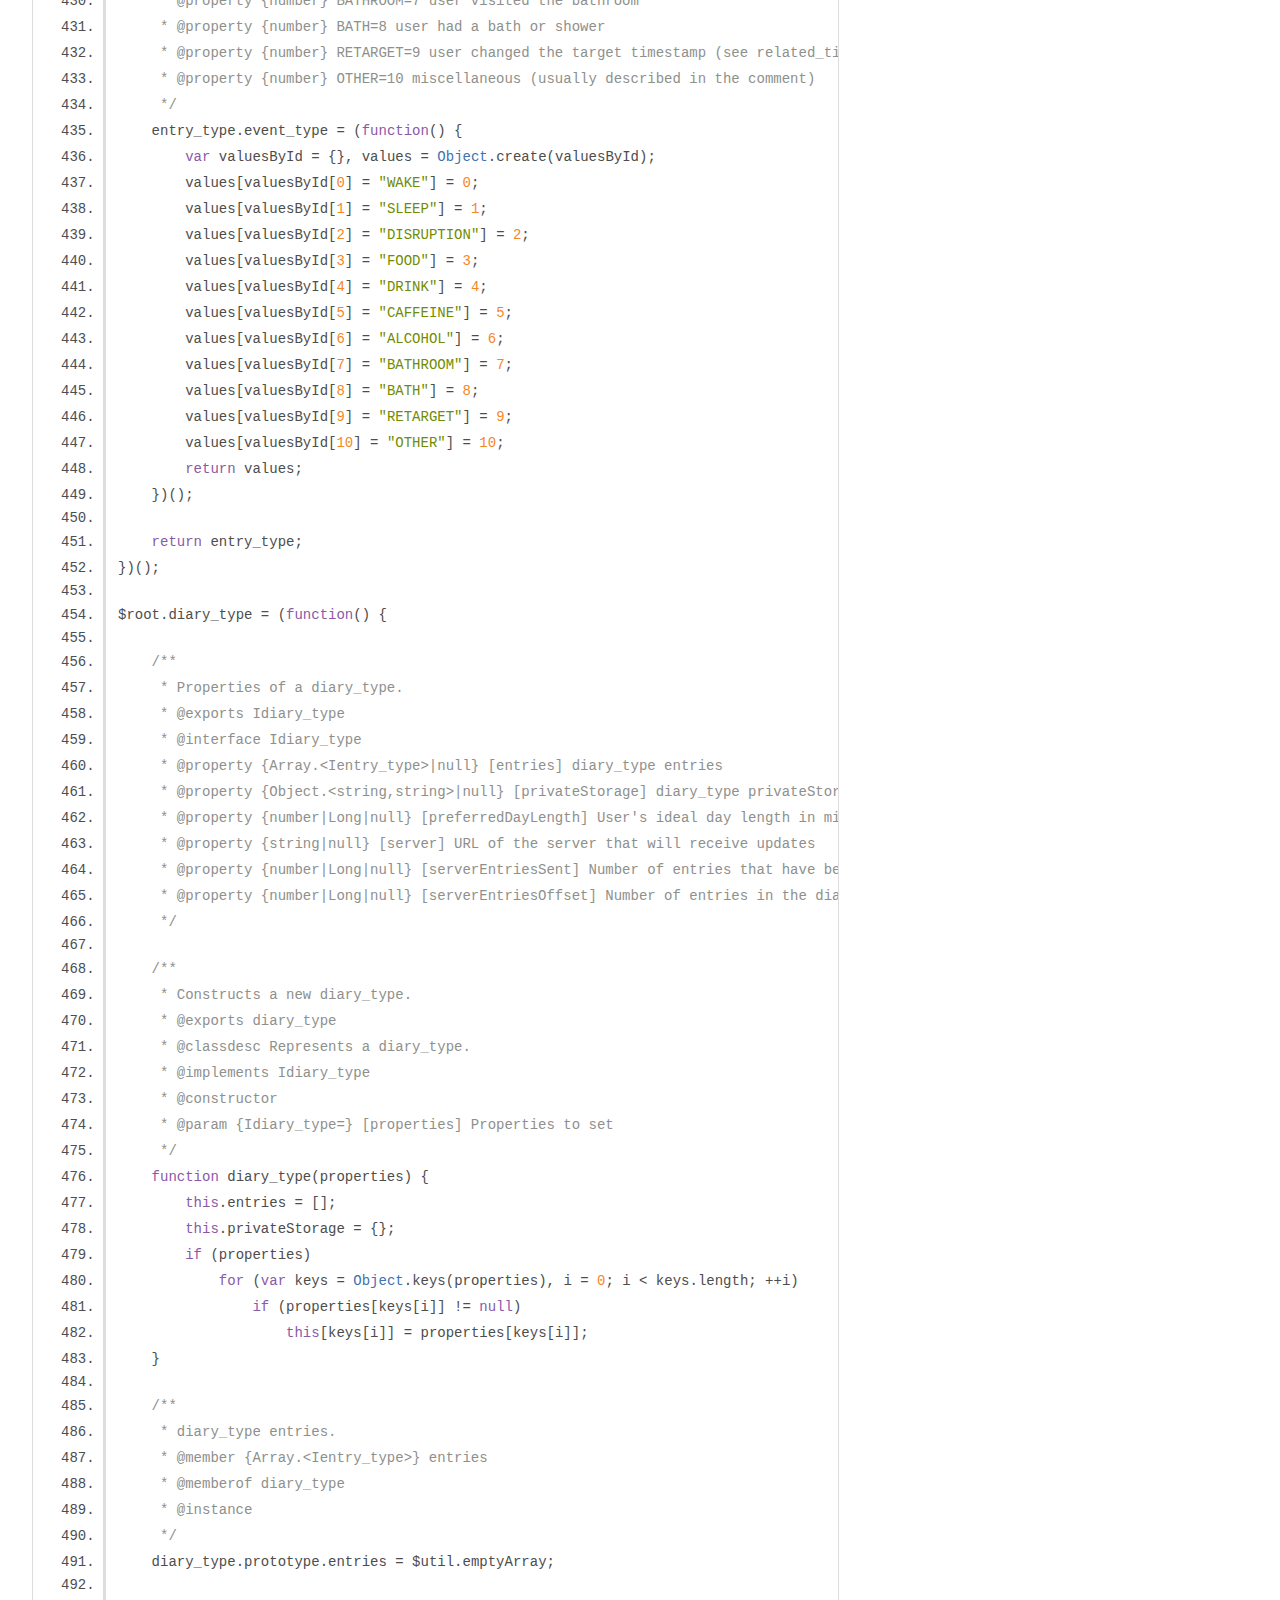
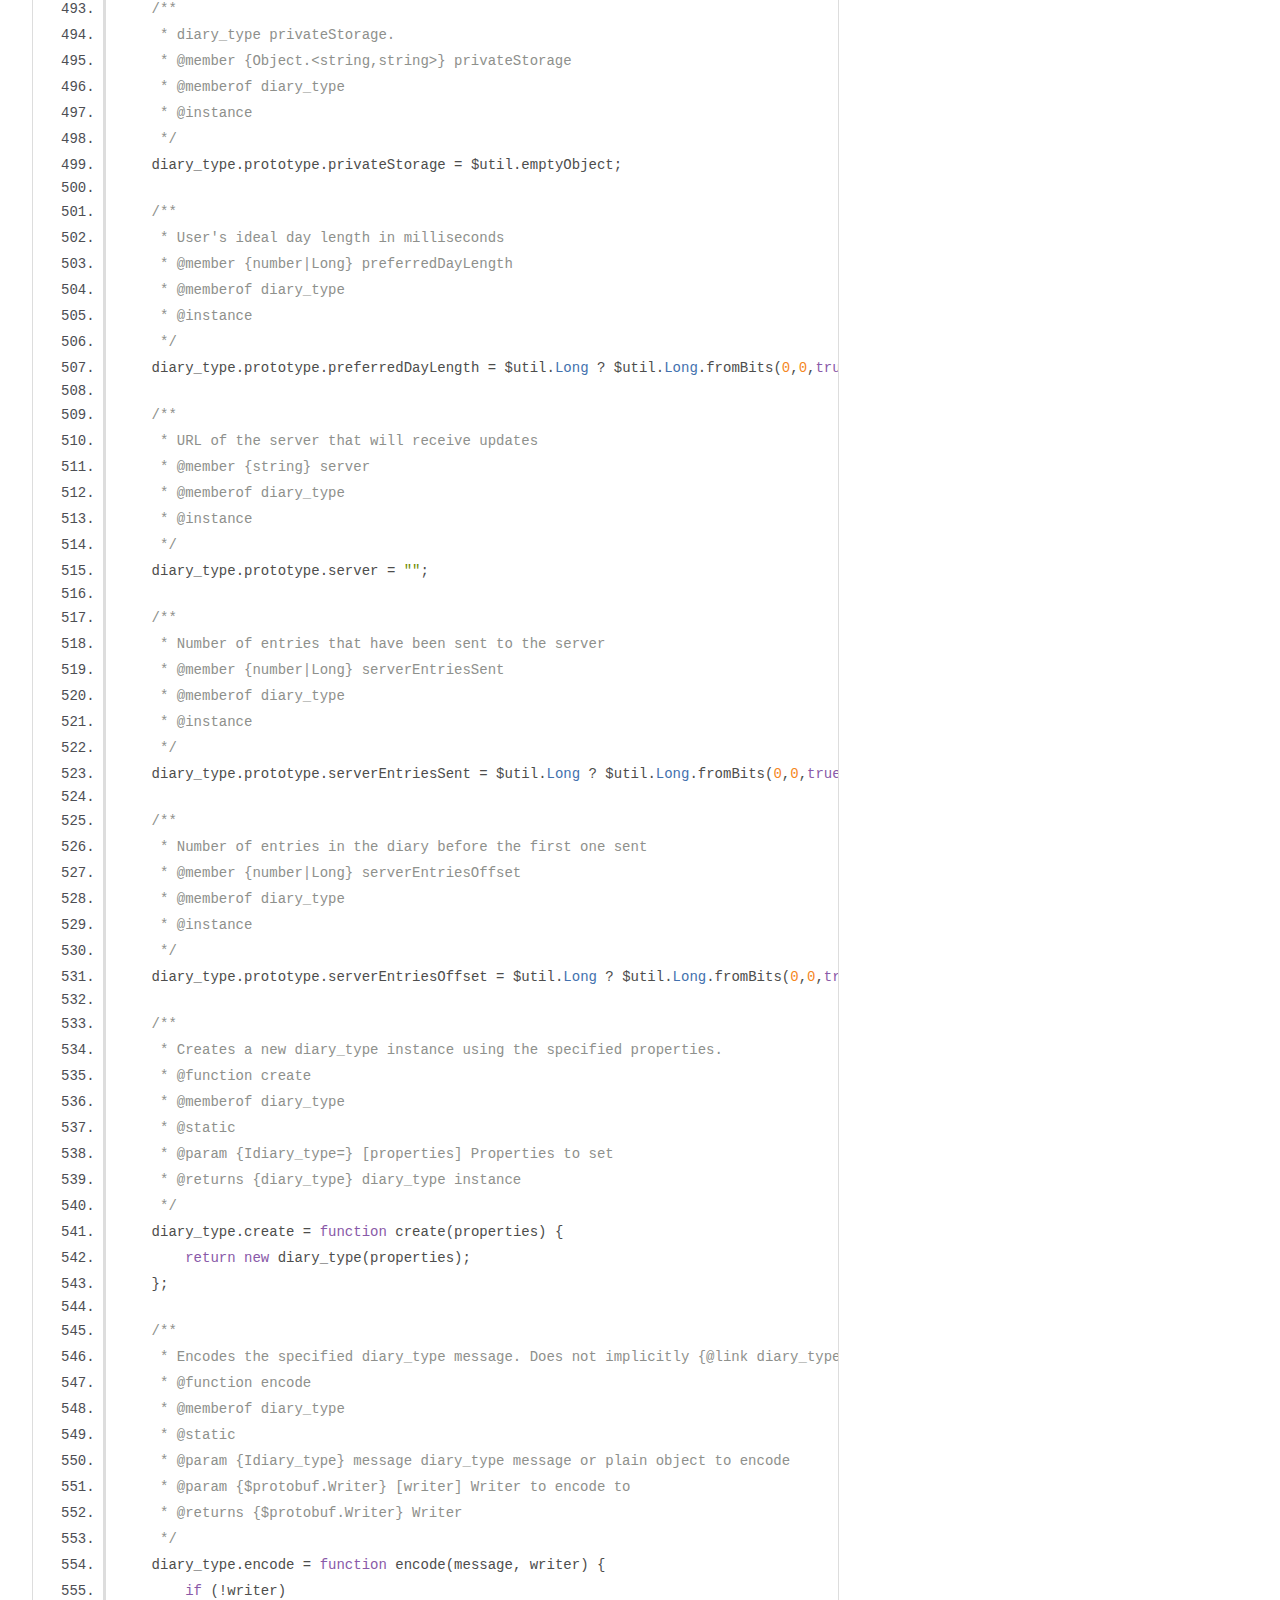
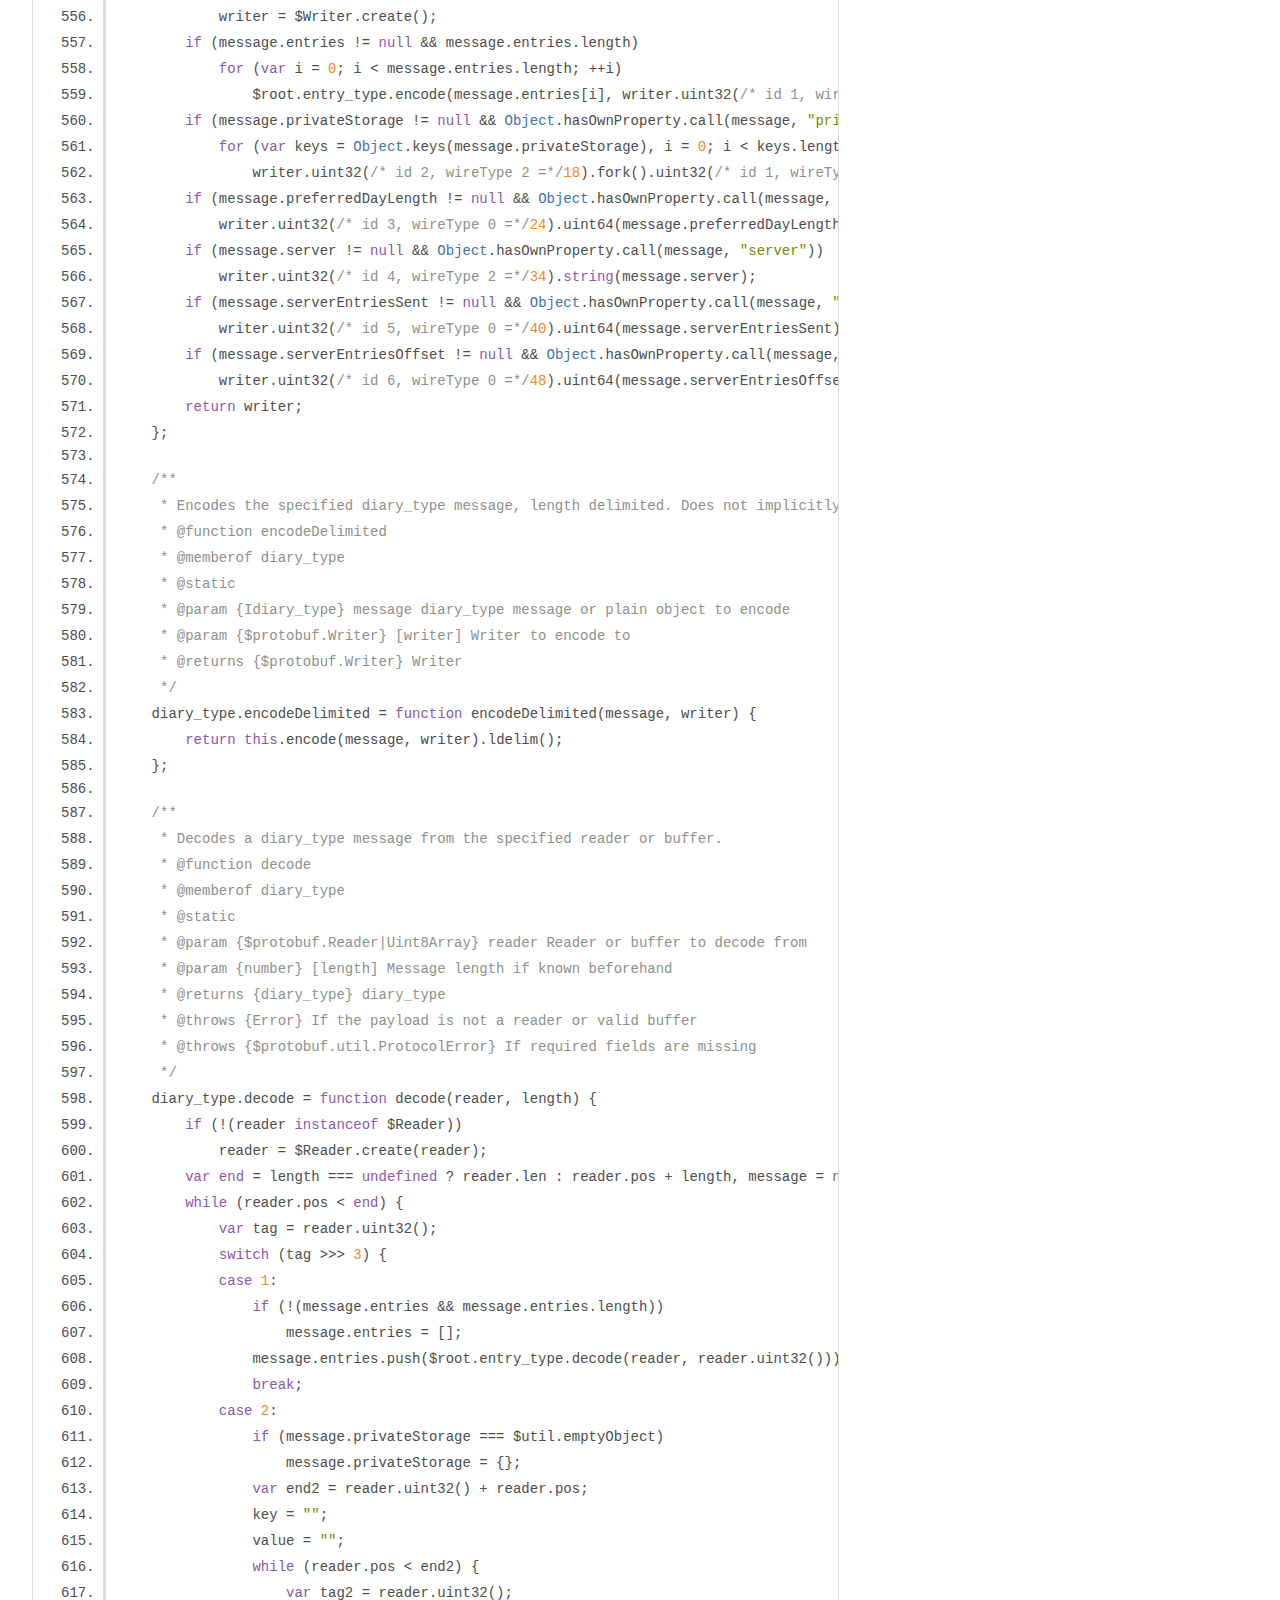
<file: data_structures.js.html>
<!DOCTYPE html>
<html lang="en">
<head>
    <meta charset="utf-8">
    <title>JSDoc: Source: data_structures.js</title>

    <script src="scripts/prettify/prettify.js"> </script>
    <script src="scripts/prettify/lang-css.js"> </script>
    <!--[if lt IE 9]>
      <script src="//html5shiv.googlecode.com/svn/trunk/html5.js"></script>
    <![endif]-->
    <link type="text/css" rel="stylesheet" href="styles/prettify-tomorrow.css">
    <link type="text/css" rel="stylesheet" href="styles/jsdoc-default.css">
</head>

<body>

<div id="main">

    <h1 class="page-title">Source: data_structures.js</h1>

    



    
    <section>
        <article>
            <pre class="prettyprint source linenums"><code>/**
 * @file Data structures from protocol buffers
 * @author Andrew Sayers &lt;andrew-github.com@pileofstuff.org>
 * @copyright 2020
 * @license MIT
 */
/*eslint-disable block-scoped-var, id-length, no-control-regex, no-magic-numbers, no-prototype-builtins, no-redeclare, no-shadow, no-var, sort-vars*/
"use strict";

var $protobuf = (typeof module!=="undefined"&amp;&amp;module.exports)?require("protobufjs/minimal"):window.protobuf;

// Common aliases
var $Reader = $protobuf.Reader, $Writer = $protobuf.Writer, $util = $protobuf.util;

// Exported root namespace
var $root = $protobuf.roots["default"] || ($protobuf.roots["default"] = {});

$root.entry_type = (function() {

    /**
     * Properties of an entry_type.
     * @exports Ientry_type
     * @interface Ientry_type
     * @property {number|Long|null} [timestamp] Milliseconds since the Unix epoch
     * @property {entry_type.event_type|null} [event] entry_type event
     * @property {Object.&lt;string,string>|null} [privateStorage] entry_type privateStorage
     * @property {number|Long|null} [related] A number related to the event.
     * 
     * &lt;p>If &lt;tt>event == RETARGET&lt;/tt>, a missing or zero value indicates the target has been disabled, any other value indicates the target timestamp when the user would like to wake up in milliseconds past the Unix epoch.&lt;/p>
     * &lt;p>In all other cases, this field has no specific meaning.&lt;/p>
     * @property {string|null} [comment] entry_type comment
     */

    /**
     * Constructs a new entry_type.
     * @exports entry_type
     * @classdesc Represents an entry_type.
     * @implements Ientry_type
     * @constructor
     * @param {Ientry_type=} [properties] Properties to set
     */
    function entry_type(properties) {
        this.privateStorage = {};
        if (properties)
            for (var keys = Object.keys(properties), i = 0; i &lt; keys.length; ++i)
                if (properties[keys[i]] != null)
                    this[keys[i]] = properties[keys[i]];
    }

    /**
     * Milliseconds since the Unix epoch
     * @member {number|Long} timestamp
     * @memberof entry_type
     * @instance
     */
    entry_type.prototype.timestamp = $util.Long ? $util.Long.fromBits(0,0,true) : 0;

    /**
     * entry_type event.
     * @member {entry_type.event_type} event
     * @memberof entry_type
     * @instance
     */
    entry_type.prototype.event = 0;

    /**
     * entry_type privateStorage.
     * @member {Object.&lt;string,string>} privateStorage
     * @memberof entry_type
     * @instance
     */
    entry_type.prototype.privateStorage = $util.emptyObject;

    /**
     * A number related to the event.
     * 
     * &lt;p>If &lt;tt>event == RETARGET&lt;/tt>, a missing or zero value indicates the target has been disabled, any other value indicates the target timestamp when the user would like to wake up in milliseconds past the Unix epoch.&lt;/p>
     * &lt;p>In all other cases, this field has no specific meaning.&lt;/p>
     * @member {number|Long} related
     * @memberof entry_type
     * @instance
     */
    entry_type.prototype.related = $util.Long ? $util.Long.fromBits(0,0,true) : 0;

    /**
     * entry_type comment.
     * @member {string} comment
     * @memberof entry_type
     * @instance
     */
    entry_type.prototype.comment = "";

    /**
     * Creates a new entry_type instance using the specified properties.
     * @function create
     * @memberof entry_type
     * @static
     * @param {Ientry_type=} [properties] Properties to set
     * @returns {entry_type} entry_type instance
     */
    entry_type.create = function create(properties) {
        return new entry_type(properties);
    };

    /**
     * Encodes the specified entry_type message. Does not implicitly {@link entry_type.verify|verify} messages.
     * @function encode
     * @memberof entry_type
     * @static
     * @param {Ientry_type} message entry_type message or plain object to encode
     * @param {$protobuf.Writer} [writer] Writer to encode to
     * @returns {$protobuf.Writer} Writer
     */
    entry_type.encode = function encode(message, writer) {
        if (!writer)
            writer = $Writer.create();
        if (message.timestamp != null &amp;&amp; Object.hasOwnProperty.call(message, "timestamp"))
            writer.uint32(/* id 1, wireType 0 =*/8).uint64(message.timestamp);
        if (message.event != null &amp;&amp; Object.hasOwnProperty.call(message, "event"))
            writer.uint32(/* id 2, wireType 0 =*/16).int32(message.event);
        if (message.privateStorage != null &amp;&amp; Object.hasOwnProperty.call(message, "privateStorage"))
            for (var keys = Object.keys(message.privateStorage), i = 0; i &lt; keys.length; ++i)
                writer.uint32(/* id 3, wireType 2 =*/26).fork().uint32(/* id 1, wireType 2 =*/10).string(keys[i]).uint32(/* id 2, wireType 2 =*/18).string(message.privateStorage[keys[i]]).ldelim();
        if (message.related != null &amp;&amp; Object.hasOwnProperty.call(message, "related"))
            writer.uint32(/* id 4, wireType 0 =*/32).uint64(message.related);
        if (message.comment != null &amp;&amp; Object.hasOwnProperty.call(message, "comment"))
            writer.uint32(/* id 5, wireType 2 =*/42).string(message.comment);
        return writer;
    };

    /**
     * Encodes the specified entry_type message, length delimited. Does not implicitly {@link entry_type.verify|verify} messages.
     * @function encodeDelimited
     * @memberof entry_type
     * @static
     * @param {Ientry_type} message entry_type message or plain object to encode
     * @param {$protobuf.Writer} [writer] Writer to encode to
     * @returns {$protobuf.Writer} Writer
     */
    entry_type.encodeDelimited = function encodeDelimited(message, writer) {
        return this.encode(message, writer).ldelim();
    };

    /**
     * Decodes an entry_type message from the specified reader or buffer.
     * @function decode
     * @memberof entry_type
     * @static
     * @param {$protobuf.Reader|Uint8Array} reader Reader or buffer to decode from
     * @param {number} [length] Message length if known beforehand
     * @returns {entry_type} entry_type
     * @throws {Error} If the payload is not a reader or valid buffer
     * @throws {$protobuf.util.ProtocolError} If required fields are missing
     */
    entry_type.decode = function decode(reader, length) {
        if (!(reader instanceof $Reader))
            reader = $Reader.create(reader);
        var end = length === undefined ? reader.len : reader.pos + length, message = new $root.entry_type(), key, value;
        while (reader.pos &lt; end) {
            var tag = reader.uint32();
            switch (tag >>> 3) {
            case 1:
                message.timestamp = reader.uint64();
                break;
            case 2:
                message.event = reader.int32();
                break;
            case 3:
                if (message.privateStorage === $util.emptyObject)
                    message.privateStorage = {};
                var end2 = reader.uint32() + reader.pos;
                key = "";
                value = "";
                while (reader.pos &lt; end2) {
                    var tag2 = reader.uint32();
                    switch (tag2 >>> 3) {
                    case 1:
                        key = reader.string();
                        break;
                    case 2:
                        value = reader.string();
                        break;
                    default:
                        reader.skipType(tag2 &amp; 7);
                        break;
                    }
                }
                message.privateStorage[key] = value;
                break;
            case 4:
                message.related = reader.uint64();
                break;
            case 5:
                message.comment = reader.string();
                break;
            default:
                reader.skipType(tag &amp; 7);
                break;
            }
        }
        return message;
    };

    /**
     * Decodes an entry_type message from the specified reader or buffer, length delimited.
     * @function decodeDelimited
     * @memberof entry_type
     * @static
     * @param {$protobuf.Reader|Uint8Array} reader Reader or buffer to decode from
     * @returns {entry_type} entry_type
     * @throws {Error} If the payload is not a reader or valid buffer
     * @throws {$protobuf.util.ProtocolError} If required fields are missing
     */
    entry_type.decodeDelimited = function decodeDelimited(reader) {
        if (!(reader instanceof $Reader))
            reader = new $Reader(reader);
        return this.decode(reader, reader.uint32());
    };

    /**
     * Verifies an entry_type message.
     * @function verify
     * @memberof entry_type
     * @static
     * @param {Object.&lt;string,*>} message Plain object to verify
     * @returns {string|null} `null` if valid, otherwise the reason why it is not
     */
    entry_type.verify = function verify(message) {
        if (typeof message !== "object" || message === null)
            return "object expected";
        if (message.timestamp != null &amp;&amp; message.hasOwnProperty("timestamp"))
            if (!$util.isInteger(message.timestamp) &amp;&amp; !(message.timestamp &amp;&amp; $util.isInteger(message.timestamp.low) &amp;&amp; $util.isInteger(message.timestamp.high)))
                return "timestamp: integer|Long expected";
        if (message.event != null &amp;&amp; message.hasOwnProperty("event"))
            switch (message.event) {
            default:
                return "event: enum value expected";
            case 0:
            case 1:
            case 2:
            case 3:
            case 4:
            case 5:
            case 6:
            case 7:
            case 8:
            case 9:
            case 10:
                break;
            }
        if (message.privateStorage != null &amp;&amp; message.hasOwnProperty("privateStorage")) {
            if (!$util.isObject(message.privateStorage))
                return "privateStorage: object expected";
            var key = Object.keys(message.privateStorage);
            for (var i = 0; i &lt; key.length; ++i)
                if (!$util.isString(message.privateStorage[key[i]]))
                    return "privateStorage: string{k:string} expected";
        }
        if (message.related != null &amp;&amp; message.hasOwnProperty("related"))
            if (!$util.isInteger(message.related) &amp;&amp; !(message.related &amp;&amp; $util.isInteger(message.related.low) &amp;&amp; $util.isInteger(message.related.high)))
                return "related: integer|Long expected";
        if (message.comment != null &amp;&amp; message.hasOwnProperty("comment"))
            if (!$util.isString(message.comment))
                return "comment: string expected";
        return null;
    };

    /**
     * Creates an entry_type message from a plain object. Also converts values to their respective internal types.
     * @function fromObject
     * @memberof entry_type
     * @static
     * @param {Object.&lt;string,*>} object Plain object
     * @returns {entry_type} entry_type
     */
    entry_type.fromObject = function fromObject(object) {
        if (object instanceof $root.entry_type)
            return object;
        var message = new $root.entry_type();
        if (object.timestamp != null)
            if ($util.Long)
                (message.timestamp = $util.Long.fromValue(object.timestamp)).unsigned = true;
            else if (typeof object.timestamp === "string")
                message.timestamp = parseInt(object.timestamp, 10);
            else if (typeof object.timestamp === "number")
                message.timestamp = object.timestamp;
            else if (typeof object.timestamp === "object")
                message.timestamp = new $util.LongBits(object.timestamp.low >>> 0, object.timestamp.high >>> 0).toNumber(true);
        switch (object.event) {
        case "WAKE":
        case 0:
            message.event = 0;
            break;
        case "SLEEP":
        case 1:
            message.event = 1;
            break;
        case "DISRUPTION":
        case 2:
            message.event = 2;
            break;
        case "FOOD":
        case 3:
            message.event = 3;
            break;
        case "DRINK":
        case 4:
            message.event = 4;
            break;
        case "CAFFEINE":
        case 5:
            message.event = 5;
            break;
        case "ALCOHOL":
        case 6:
            message.event = 6;
            break;
        case "BATHROOM":
        case 7:
            message.event = 7;
            break;
        case "BATH":
        case 8:
            message.event = 8;
            break;
        case "RETARGET":
        case 9:
            message.event = 9;
            break;
        case "OTHER":
        case 10:
            message.event = 10;
            break;
        }
        if (object.privateStorage) {
            if (typeof object.privateStorage !== "object")
                throw TypeError(".entry_type.privateStorage: object expected");
            message.privateStorage = {};
            for (var keys = Object.keys(object.privateStorage), i = 0; i &lt; keys.length; ++i)
                message.privateStorage[keys[i]] = String(object.privateStorage[keys[i]]);
        }
        if (object.related != null)
            if ($util.Long)
                (message.related = $util.Long.fromValue(object.related)).unsigned = true;
            else if (typeof object.related === "string")
                message.related = parseInt(object.related, 10);
            else if (typeof object.related === "number")
                message.related = object.related;
            else if (typeof object.related === "object")
                message.related = new $util.LongBits(object.related.low >>> 0, object.related.high >>> 0).toNumber(true);
        if (object.comment != null)
            message.comment = String(object.comment);
        return message;
    };

    /**
     * Creates a plain object from an entry_type message. Also converts values to other types if specified.
     * @function toObject
     * @memberof entry_type
     * @static
     * @param {entry_type} message entry_type
     * @param {$protobuf.IConversionOptions} [options] Conversion options
     * @returns {Object.&lt;string,*>} Plain object
     */
    entry_type.toObject = function toObject(message, options) {
        if (!options)
            options = {};
        var object = {};
        if (options.objects || options.defaults)
            object.privateStorage = {};
        if (options.defaults) {
            if ($util.Long) {
                var long = new $util.Long(0, 0, true);
                object.timestamp = options.longs === String ? long.toString() : options.longs === Number ? long.toNumber() : long;
            } else
                object.timestamp = options.longs === String ? "0" : 0;
            object.event = options.enums === String ? "WAKE" : 0;
            if ($util.Long) {
                var long = new $util.Long(0, 0, true);
                object.related = options.longs === String ? long.toString() : options.longs === Number ? long.toNumber() : long;
            } else
                object.related = options.longs === String ? "0" : 0;
            object.comment = "";
        }
        if (message.timestamp != null &amp;&amp; message.hasOwnProperty("timestamp"))
            if (typeof message.timestamp === "number")
                object.timestamp = options.longs === String ? String(message.timestamp) : message.timestamp;
            else
                object.timestamp = options.longs === String ? $util.Long.prototype.toString.call(message.timestamp) : options.longs === Number ? new $util.LongBits(message.timestamp.low >>> 0, message.timestamp.high >>> 0).toNumber(true) : message.timestamp;
        if (message.event != null &amp;&amp; message.hasOwnProperty("event"))
            object.event = options.enums === String ? $root.entry_type.event_type[message.event] : message.event;
        var keys2;
        if (message.privateStorage &amp;&amp; (keys2 = Object.keys(message.privateStorage)).length) {
            object.privateStorage = {};
            for (var j = 0; j &lt; keys2.length; ++j)
                object.privateStorage[keys2[j]] = message.privateStorage[keys2[j]];
        }
        if (message.related != null &amp;&amp; message.hasOwnProperty("related"))
            if (typeof message.related === "number")
                object.related = options.longs === String ? String(message.related) : message.related;
            else
                object.related = options.longs === String ? $util.Long.prototype.toString.call(message.related) : options.longs === Number ? new $util.LongBits(message.related.low >>> 0, message.related.high >>> 0).toNumber(true) : message.related;
        if (message.comment != null &amp;&amp; message.hasOwnProperty("comment"))
            object.comment = message.comment;
        return object;
    };

    /**
     * Converts this entry_type to JSON.
     * @function toJSON
     * @memberof entry_type
     * @instance
     * @returns {Object.&lt;string,*>} JSON object
     */
    entry_type.prototype.toJSON = function toJSON() {
        return this.constructor.toObject(this, $protobuf.util.toJSONOptions);
    };

    /**
     * An entry describes an event of a particular type
     * @name entry_type.event_type
     * @enum {number}
     * @property {number} WAKE=0 user woke up
     * @property {number} SLEEP=1 user went to sleep
     * @property {number} DISRUPTION=2 usually a sleep disruption
     * @property {number} FOOD=3 user ate something
     * @property {number} DRINK=4 user drank something
     * @property {number} CAFFEINE=5 user drank caffeine
     * @property {number} ALCOHOL=6 user drank alcohol
     * @property {number} BATHROOM=7 user visited the bathroom
     * @property {number} BATH=8 user had a bath or shower
     * @property {number} RETARGET=9 user changed the target timestamp (see related_timestamp)
     * @property {number} OTHER=10 miscellaneous (usually described in the comment)
     */
    entry_type.event_type = (function() {
        var valuesById = {}, values = Object.create(valuesById);
        values[valuesById[0] = "WAKE"] = 0;
        values[valuesById[1] = "SLEEP"] = 1;
        values[valuesById[2] = "DISRUPTION"] = 2;
        values[valuesById[3] = "FOOD"] = 3;
        values[valuesById[4] = "DRINK"] = 4;
        values[valuesById[5] = "CAFFEINE"] = 5;
        values[valuesById[6] = "ALCOHOL"] = 6;
        values[valuesById[7] = "BATHROOM"] = 7;
        values[valuesById[8] = "BATH"] = 8;
        values[valuesById[9] = "RETARGET"] = 9;
        values[valuesById[10] = "OTHER"] = 10;
        return values;
    })();

    return entry_type;
})();

$root.diary_type = (function() {

    /**
     * Properties of a diary_type.
     * @exports Idiary_type
     * @interface Idiary_type
     * @property {Array.&lt;Ientry_type>|null} [entries] diary_type entries
     * @property {Object.&lt;string,string>|null} [privateStorage] diary_type privateStorage
     * @property {number|Long|null} [preferredDayLength] User's ideal day length in milliseconds
     * @property {string|null} [server] URL of the server that will receive updates
     * @property {number|Long|null} [serverEntriesSent] Number of entries that have been sent to the server
     * @property {number|Long|null} [serverEntriesOffset] Number of entries in the diary before the first one sent
     */

    /**
     * Constructs a new diary_type.
     * @exports diary_type
     * @classdesc Represents a diary_type.
     * @implements Idiary_type
     * @constructor
     * @param {Idiary_type=} [properties] Properties to set
     */
    function diary_type(properties) {
        this.entries = [];
        this.privateStorage = {};
        if (properties)
            for (var keys = Object.keys(properties), i = 0; i &lt; keys.length; ++i)
                if (properties[keys[i]] != null)
                    this[keys[i]] = properties[keys[i]];
    }

    /**
     * diary_type entries.
     * @member {Array.&lt;Ientry_type>} entries
     * @memberof diary_type
     * @instance
     */
    diary_type.prototype.entries = $util.emptyArray;

    /**
     * diary_type privateStorage.
     * @member {Object.&lt;string,string>} privateStorage
     * @memberof diary_type
     * @instance
     */
    diary_type.prototype.privateStorage = $util.emptyObject;

    /**
     * User's ideal day length in milliseconds
     * @member {number|Long} preferredDayLength
     * @memberof diary_type
     * @instance
     */
    diary_type.prototype.preferredDayLength = $util.Long ? $util.Long.fromBits(0,0,true) : 0;

    /**
     * URL of the server that will receive updates
     * @member {string} server
     * @memberof diary_type
     * @instance
     */
    diary_type.prototype.server = "";

    /**
     * Number of entries that have been sent to the server
     * @member {number|Long} serverEntriesSent
     * @memberof diary_type
     * @instance
     */
    diary_type.prototype.serverEntriesSent = $util.Long ? $util.Long.fromBits(0,0,true) : 0;

    /**
     * Number of entries in the diary before the first one sent
     * @member {number|Long} serverEntriesOffset
     * @memberof diary_type
     * @instance
     */
    diary_type.prototype.serverEntriesOffset = $util.Long ? $util.Long.fromBits(0,0,true) : 0;

    /**
     * Creates a new diary_type instance using the specified properties.
     * @function create
     * @memberof diary_type
     * @static
     * @param {Idiary_type=} [properties] Properties to set
     * @returns {diary_type} diary_type instance
     */
    diary_type.create = function create(properties) {
        return new diary_type(properties);
    };

    /**
     * Encodes the specified diary_type message. Does not implicitly {@link diary_type.verify|verify} messages.
     * @function encode
     * @memberof diary_type
     * @static
     * @param {Idiary_type} message diary_type message or plain object to encode
     * @param {$protobuf.Writer} [writer] Writer to encode to
     * @returns {$protobuf.Writer} Writer
     */
    diary_type.encode = function encode(message, writer) {
        if (!writer)
            writer = $Writer.create();
        if (message.entries != null &amp;&amp; message.entries.length)
            for (var i = 0; i &lt; message.entries.length; ++i)
                $root.entry_type.encode(message.entries[i], writer.uint32(/* id 1, wireType 2 =*/10).fork()).ldelim();
        if (message.privateStorage != null &amp;&amp; Object.hasOwnProperty.call(message, "privateStorage"))
            for (var keys = Object.keys(message.privateStorage), i = 0; i &lt; keys.length; ++i)
                writer.uint32(/* id 2, wireType 2 =*/18).fork().uint32(/* id 1, wireType 2 =*/10).string(keys[i]).uint32(/* id 2, wireType 2 =*/18).string(message.privateStorage[keys[i]]).ldelim();
        if (message.preferredDayLength != null &amp;&amp; Object.hasOwnProperty.call(message, "preferredDayLength"))
            writer.uint32(/* id 3, wireType 0 =*/24).uint64(message.preferredDayLength);
        if (message.server != null &amp;&amp; Object.hasOwnProperty.call(message, "server"))
            writer.uint32(/* id 4, wireType 2 =*/34).string(message.server);
        if (message.serverEntriesSent != null &amp;&amp; Object.hasOwnProperty.call(message, "serverEntriesSent"))
            writer.uint32(/* id 5, wireType 0 =*/40).uint64(message.serverEntriesSent);
        if (message.serverEntriesOffset != null &amp;&amp; Object.hasOwnProperty.call(message, "serverEntriesOffset"))
            writer.uint32(/* id 6, wireType 0 =*/48).uint64(message.serverEntriesOffset);
        return writer;
    };

    /**
     * Encodes the specified diary_type message, length delimited. Does not implicitly {@link diary_type.verify|verify} messages.
     * @function encodeDelimited
     * @memberof diary_type
     * @static
     * @param {Idiary_type} message diary_type message or plain object to encode
     * @param {$protobuf.Writer} [writer] Writer to encode to
     * @returns {$protobuf.Writer} Writer
     */
    diary_type.encodeDelimited = function encodeDelimited(message, writer) {
        return this.encode(message, writer).ldelim();
    };

    /**
     * Decodes a diary_type message from the specified reader or buffer.
     * @function decode
     * @memberof diary_type
     * @static
     * @param {$protobuf.Reader|Uint8Array} reader Reader or buffer to decode from
     * @param {number} [length] Message length if known beforehand
     * @returns {diary_type} diary_type
     * @throws {Error} If the payload is not a reader or valid buffer
     * @throws {$protobuf.util.ProtocolError} If required fields are missing
     */
    diary_type.decode = function decode(reader, length) {
        if (!(reader instanceof $Reader))
            reader = $Reader.create(reader);
        var end = length === undefined ? reader.len : reader.pos + length, message = new $root.diary_type(), key, value;
        while (reader.pos &lt; end) {
            var tag = reader.uint32();
            switch (tag >>> 3) {
            case 1:
                if (!(message.entries &amp;&amp; message.entries.length))
                    message.entries = [];
                message.entries.push($root.entry_type.decode(reader, reader.uint32()));
                break;
            case 2:
                if (message.privateStorage === $util.emptyObject)
                    message.privateStorage = {};
                var end2 = reader.uint32() + reader.pos;
                key = "";
                value = "";
                while (reader.pos &lt; end2) {
                    var tag2 = reader.uint32();
                    switch (tag2 >>> 3) {
                    case 1:
                        key = reader.string();
                        break;
                    case 2:
                        value = reader.string();
                        break;
                    default:
                        reader.skipType(tag2 &amp; 7);
                        break;
                    }
                }
                message.privateStorage[key] = value;
                break;
            case 3:
                message.preferredDayLength = reader.uint64();
                break;
            case 4:
                message.server = reader.string();
                break;
            case 5:
                message.serverEntriesSent = reader.uint64();
                break;
            case 6:
                message.serverEntriesOffset = reader.uint64();
                break;
            default:
                reader.skipType(tag &amp; 7);
                break;
            }
        }
        return message;
    };

    /**
     * Decodes a diary_type message from the specified reader or buffer, length delimited.
     * @function decodeDelimited
     * @memberof diary_type
     * @static
     * @param {$protobuf.Reader|Uint8Array} reader Reader or buffer to decode from
     * @returns {diary_type} diary_type
     * @throws {Error} If the payload is not a reader or valid buffer
     * @throws {$protobuf.util.ProtocolError} If required fields are missing
     */
    diary_type.decodeDelimited = function decodeDelimited(reader) {
        if (!(reader instanceof $Reader))
            reader = new $Reader(reader);
        return this.decode(reader, reader.uint32());
    };

    /**
     * Verifies a diary_type message.
     * @function verify
     * @memberof diary_type
     * @static
     * @param {Object.&lt;string,*>} message Plain object to verify
     * @returns {string|null} `null` if valid, otherwise the reason why it is not
     */
    diary_type.verify = function verify(message) {
        if (typeof message !== "object" || message === null)
            return "object expected";
        if (message.entries != null &amp;&amp; message.hasOwnProperty("entries")) {
            if (!Array.isArray(message.entries))
                return "entries: array expected";
            for (var i = 0; i &lt; message.entries.length; ++i) {
                var error = $root.entry_type.verify(message.entries[i]);
                if (error)
                    return "entries." + error;
            }
        }
        if (message.privateStorage != null &amp;&amp; message.hasOwnProperty("privateStorage")) {
            if (!$util.isObject(message.privateStorage))
                return "privateStorage: object expected";
            var key = Object.keys(message.privateStorage);
            for (var i = 0; i &lt; key.length; ++i)
                if (!$util.isString(message.privateStorage[key[i]]))
                    return "privateStorage: string{k:string} expected";
        }
        if (message.preferredDayLength != null &amp;&amp; message.hasOwnProperty("preferredDayLength"))
            if (!$util.isInteger(message.preferredDayLength) &amp;&amp; !(message.preferredDayLength &amp;&amp; $util.isInteger(message.preferredDayLength.low) &amp;&amp; $util.isInteger(message.preferredDayLength.high)))
                return "preferredDayLength: integer|Long expected";
        if (message.server != null &amp;&amp; message.hasOwnProperty("server"))
            if (!$util.isString(message.server))
                return "server: string expected";
        if (message.serverEntriesSent != null &amp;&amp; message.hasOwnProperty("serverEntriesSent"))
            if (!$util.isInteger(message.serverEntriesSent) &amp;&amp; !(message.serverEntriesSent &amp;&amp; $util.isInteger(message.serverEntriesSent.low) &amp;&amp; $util.isInteger(message.serverEntriesSent.high)))
                return "serverEntriesSent: integer|Long expected";
        if (message.serverEntriesOffset != null &amp;&amp; message.hasOwnProperty("serverEntriesOffset"))
            if (!$util.isInteger(message.serverEntriesOffset) &amp;&amp; !(message.serverEntriesOffset &amp;&amp; $util.isInteger(message.serverEntriesOffset.low) &amp;&amp; $util.isInteger(message.serverEntriesOffset.high)))
                return "serverEntriesOffset: integer|Long expected";
        return null;
    };

    /**
     * Creates a diary_type message from a plain object. Also converts values to their respective internal types.
     * @function fromObject
     * @memberof diary_type
     * @static
     * @param {Object.&lt;string,*>} object Plain object
     * @returns {diary_type} diary_type
     */
    diary_type.fromObject = function fromObject(object) {
        if (object instanceof $root.diary_type)
            return object;
        var message = new $root.diary_type();
        if (object.entries) {
            if (!Array.isArray(object.entries))
                throw TypeError(".diary_type.entries: array expected");
            message.entries = [];
            for (var i = 0; i &lt; object.entries.length; ++i) {
                if (typeof object.entries[i] !== "object")
                    throw TypeError(".diary_type.entries: object expected");
                message.entries[i] = $root.entry_type.fromObject(object.entries[i]);
            }
        }
        if (object.privateStorage) {
            if (typeof object.privateStorage !== "object")
                throw TypeError(".diary_type.privateStorage: object expected");
            message.privateStorage = {};
            for (var keys = Object.keys(object.privateStorage), i = 0; i &lt; keys.length; ++i)
                message.privateStorage[keys[i]] = String(object.privateStorage[keys[i]]);
        }
        if (object.preferredDayLength != null)
            if ($util.Long)
                (message.preferredDayLength = $util.Long.fromValue(object.preferredDayLength)).unsigned = true;
            else if (typeof object.preferredDayLength === "string")
                message.preferredDayLength = parseInt(object.preferredDayLength, 10);
            else if (typeof object.preferredDayLength === "number")
                message.preferredDayLength = object.preferredDayLength;
            else if (typeof object.preferredDayLength === "object")
                message.preferredDayLength = new $util.LongBits(object.preferredDayLength.low >>> 0, object.preferredDayLength.high >>> 0).toNumber(true);
        if (object.server != null)
            message.server = String(object.server);
        if (object.serverEntriesSent != null)
            if ($util.Long)
                (message.serverEntriesSent = $util.Long.fromValue(object.serverEntriesSent)).unsigned = true;
            else if (typeof object.serverEntriesSent === "string")
                message.serverEntriesSent = parseInt(object.serverEntriesSent, 10);
            else if (typeof object.serverEntriesSent === "number")
                message.serverEntriesSent = object.serverEntriesSent;
            else if (typeof object.serverEntriesSent === "object")
                message.serverEntriesSent = new $util.LongBits(object.serverEntriesSent.low >>> 0, object.serverEntriesSent.high >>> 0).toNumber(true);
        if (object.serverEntriesOffset != null)
            if ($util.Long)
                (message.serverEntriesOffset = $util.Long.fromValue(object.serverEntriesOffset)).unsigned = true;
            else if (typeof object.serverEntriesOffset === "string")
                message.serverEntriesOffset = parseInt(object.serverEntriesOffset, 10);
            else if (typeof object.serverEntriesOffset === "number")
                message.serverEntriesOffset = object.serverEntriesOffset;
            else if (typeof object.serverEntriesOffset === "object")
                message.serverEntriesOffset = new $util.LongBits(object.serverEntriesOffset.low >>> 0, object.serverEntriesOffset.high >>> 0).toNumber(true);
        return message;
    };

    /**
     * Creates a plain object from a diary_type message. Also converts values to other types if specified.
     * @function toObject
     * @memberof diary_type
     * @static
     * @param {diary_type} message diary_type
     * @param {$protobuf.IConversionOptions} [options] Conversion options
     * @returns {Object.&lt;string,*>} Plain object
     */
    diary_type.toObject = function toObject(message, options) {
        if (!options)
            options = {};
        var object = {};
        if (options.arrays || options.defaults)
            object.entries = [];
        if (options.objects || options.defaults)
            object.privateStorage = {};
        if (options.defaults) {
            if ($util.Long) {
                var long = new $util.Long(0, 0, true);
                object.preferredDayLength = options.longs === String ? long.toString() : options.longs === Number ? long.toNumber() : long;
            } else
                object.preferredDayLength = options.longs === String ? "0" : 0;
            object.server = "";
            if ($util.Long) {
                var long = new $util.Long(0, 0, true);
                object.serverEntriesSent = options.longs === String ? long.toString() : options.longs === Number ? long.toNumber() : long;
            } else
                object.serverEntriesSent = options.longs === String ? "0" : 0;
            if ($util.Long) {
                var long = new $util.Long(0, 0, true);
                object.serverEntriesOffset = options.longs === String ? long.toString() : options.longs === Number ? long.toNumber() : long;
            } else
                object.serverEntriesOffset = options.longs === String ? "0" : 0;
        }
        if (message.entries &amp;&amp; message.entries.length) {
            object.entries = [];
            for (var j = 0; j &lt; message.entries.length; ++j)
                object.entries[j] = $root.entry_type.toObject(message.entries[j], options);
        }
        var keys2;
        if (message.privateStorage &amp;&amp; (keys2 = Object.keys(message.privateStorage)).length) {
            object.privateStorage = {};
            for (var j = 0; j &lt; keys2.length; ++j)
                object.privateStorage[keys2[j]] = message.privateStorage[keys2[j]];
        }
        if (message.preferredDayLength != null &amp;&amp; message.hasOwnProperty("preferredDayLength"))
            if (typeof message.preferredDayLength === "number")
                object.preferredDayLength = options.longs === String ? String(message.preferredDayLength) : message.preferredDayLength;
            else
                object.preferredDayLength = options.longs === String ? $util.Long.prototype.toString.call(message.preferredDayLength) : options.longs === Number ? new $util.LongBits(message.preferredDayLength.low >>> 0, message.preferredDayLength.high >>> 0).toNumber(true) : message.preferredDayLength;
        if (message.server != null &amp;&amp; message.hasOwnProperty("server"))
            object.server = message.server;
        if (message.serverEntriesSent != null &amp;&amp; message.hasOwnProperty("serverEntriesSent"))
            if (typeof message.serverEntriesSent === "number")
                object.serverEntriesSent = options.longs === String ? String(message.serverEntriesSent) : message.serverEntriesSent;
            else
                object.serverEntriesSent = options.longs === String ? $util.Long.prototype.toString.call(message.serverEntriesSent) : options.longs === Number ? new $util.LongBits(message.serverEntriesSent.low >>> 0, message.serverEntriesSent.high >>> 0).toNumber(true) : message.serverEntriesSent;
        if (message.serverEntriesOffset != null &amp;&amp; message.hasOwnProperty("serverEntriesOffset"))
            if (typeof message.serverEntriesOffset === "number")
                object.serverEntriesOffset = options.longs === String ? String(message.serverEntriesOffset) : message.serverEntriesOffset;
            else
                object.serverEntriesOffset = options.longs === String ? $util.Long.prototype.toString.call(message.serverEntriesOffset) : options.longs === Number ? new $util.LongBits(message.serverEntriesOffset.low >>> 0, message.serverEntriesOffset.high >>> 0).toNumber(true) : message.serverEntriesOffset;
        return object;
    };

    /**
     * Converts this diary_type to JSON.
     * @function toJSON
     * @memberof diary_type
     * @instance
     * @returns {Object.&lt;string,*>} JSON object
     */
    diary_type.prototype.toJSON = function toJSON() {
        return this.constructor.toObject(this, $protobuf.util.toJSONOptions);
    };

    return diary_type;
})();

$root.diary_update_type = (function() {

    /**
     * Properties of a diary_update_type.
     * @exports Idiary_update_type
     * @interface Idiary_update_type
     * @property {Array.&lt;Ientry_type>|null} [entries] diary_update_type entries
     * @property {number|Long|null} [start] Zero-based index at which to start inserting entries
     * @property {number|Long|null} [deleteCount] Number of entries to remove before inserting entries
     * @property {boolean|null} [reset] Indicates the diary should be reset (all previous items cleared)
     */

    /**
     * Constructs a new diary_update_type.
     * @exports diary_update_type
     * @classdesc Represents a diary_update_type.
     * @implements Idiary_update_type
     * @constructor
     * @param {Idiary_update_type=} [properties] Properties to set
     */
    function diary_update_type(properties) {
        this.entries = [];
        if (properties)
            for (var keys = Object.keys(properties), i = 0; i &lt; keys.length; ++i)
                if (properties[keys[i]] != null)
                    this[keys[i]] = properties[keys[i]];
    }

    /**
     * diary_update_type entries.
     * @member {Array.&lt;Ientry_type>} entries
     * @memberof diary_update_type
     * @instance
     */
    diary_update_type.prototype.entries = $util.emptyArray;

    /**
     * Zero-based index at which to start inserting entries
     * @member {number|Long} start
     * @memberof diary_update_type
     * @instance
     */
    diary_update_type.prototype.start = $util.Long ? $util.Long.fromBits(0,0,true) : 0;

    /**
     * Number of entries to remove before inserting entries
     * @member {number|Long} deleteCount
     * @memberof diary_update_type
     * @instance
     */
    diary_update_type.prototype.deleteCount = $util.Long ? $util.Long.fromBits(0,0,true) : 0;

    /**
     * Indicates the diary should be reset (all previous items cleared)
     * @member {boolean} reset
     * @memberof diary_update_type
     * @instance
     */
    diary_update_type.prototype.reset = false;

    /**
     * Creates a new diary_update_type instance using the specified properties.
     * @function create
     * @memberof diary_update_type
     * @static
     * @param {Idiary_update_type=} [properties] Properties to set
     * @returns {diary_update_type} diary_update_type instance
     */
    diary_update_type.create = function create(properties) {
        return new diary_update_type(properties);
    };

    /**
     * Encodes the specified diary_update_type message. Does not implicitly {@link diary_update_type.verify|verify} messages.
     * @function encode
     * @memberof diary_update_type
     * @static
     * @param {Idiary_update_type} message diary_update_type message or plain object to encode
     * @param {$protobuf.Writer} [writer] Writer to encode to
     * @returns {$protobuf.Writer} Writer
     */
    diary_update_type.encode = function encode(message, writer) {
        if (!writer)
            writer = $Writer.create();
        if (message.entries != null &amp;&amp; message.entries.length)
            for (var i = 0; i &lt; message.entries.length; ++i)
                $root.entry_type.encode(message.entries[i], writer.uint32(/* id 1, wireType 2 =*/10).fork()).ldelim();
        if (message.start != null &amp;&amp; Object.hasOwnProperty.call(message, "start"))
            writer.uint32(/* id 2, wireType 0 =*/16).uint64(message.start);
        if (message.deleteCount != null &amp;&amp; Object.hasOwnProperty.call(message, "deleteCount"))
            writer.uint32(/* id 3, wireType 0 =*/24).uint64(message.deleteCount);
        if (message.reset != null &amp;&amp; Object.hasOwnProperty.call(message, "reset"))
            writer.uint32(/* id 4, wireType 0 =*/32).bool(message.reset);
        return writer;
    };

    /**
     * Encodes the specified diary_update_type message, length delimited. Does not implicitly {@link diary_update_type.verify|verify} messages.
     * @function encodeDelimited
     * @memberof diary_update_type
     * @static
     * @param {Idiary_update_type} message diary_update_type message or plain object to encode
     * @param {$protobuf.Writer} [writer] Writer to encode to
     * @returns {$protobuf.Writer} Writer
     */
    diary_update_type.encodeDelimited = function encodeDelimited(message, writer) {
        return this.encode(message, writer).ldelim();
    };

    /**
     * Decodes a diary_update_type message from the specified reader or buffer.
     * @function decode
     * @memberof diary_update_type
     * @static
     * @param {$protobuf.Reader|Uint8Array} reader Reader or buffer to decode from
     * @param {number} [length] Message length if known beforehand
     * @returns {diary_update_type} diary_update_type
     * @throws {Error} If the payload is not a reader or valid buffer
     * @throws {$protobuf.util.ProtocolError} If required fields are missing
     */
    diary_update_type.decode = function decode(reader, length) {
        if (!(reader instanceof $Reader))
            reader = $Reader.create(reader);
        var end = length === undefined ? reader.len : reader.pos + length, message = new $root.diary_update_type();
        while (reader.pos &lt; end) {
            var tag = reader.uint32();
            switch (tag >>> 3) {
            case 1:
                if (!(message.entries &amp;&amp; message.entries.length))
                    message.entries = [];
                message.entries.push($root.entry_type.decode(reader, reader.uint32()));
                break;
            case 2:
                message.start = reader.uint64();
                break;
            case 3:
                message.deleteCount = reader.uint64();
                break;
            case 4:
                message.reset = reader.bool();
                break;
            default:
                reader.skipType(tag &amp; 7);
                break;
            }
        }
        return message;
    };

    /**
     * Decodes a diary_update_type message from the specified reader or buffer, length delimited.
     * @function decodeDelimited
     * @memberof diary_update_type
     * @static
     * @param {$protobuf.Reader|Uint8Array} reader Reader or buffer to decode from
     * @returns {diary_update_type} diary_update_type
     * @throws {Error} If the payload is not a reader or valid buffer
     * @throws {$protobuf.util.ProtocolError} If required fields are missing
     */
    diary_update_type.decodeDelimited = function decodeDelimited(reader) {
        if (!(reader instanceof $Reader))
            reader = new $Reader(reader);
        return this.decode(reader, reader.uint32());
    };

    /**
     * Verifies a diary_update_type message.
     * @function verify
     * @memberof diary_update_type
     * @static
     * @param {Object.&lt;string,*>} message Plain object to verify
     * @returns {string|null} `null` if valid, otherwise the reason why it is not
     */
    diary_update_type.verify = function verify(message) {
        if (typeof message !== "object" || message === null)
            return "object expected";
        if (message.entries != null &amp;&amp; message.hasOwnProperty("entries")) {
            if (!Array.isArray(message.entries))
                return "entries: array expected";
            for (var i = 0; i &lt; message.entries.length; ++i) {
                var error = $root.entry_type.verify(message.entries[i]);
                if (error)
                    return "entries." + error;
            }
        }
        if (message.start != null &amp;&amp; message.hasOwnProperty("start"))
            if (!$util.isInteger(message.start) &amp;&amp; !(message.start &amp;&amp; $util.isInteger(message.start.low) &amp;&amp; $util.isInteger(message.start.high)))
                return "start: integer|Long expected";
        if (message.deleteCount != null &amp;&amp; message.hasOwnProperty("deleteCount"))
            if (!$util.isInteger(message.deleteCount) &amp;&amp; !(message.deleteCount &amp;&amp; $util.isInteger(message.deleteCount.low) &amp;&amp; $util.isInteger(message.deleteCount.high)))
                return "deleteCount: integer|Long expected";
        if (message.reset != null &amp;&amp; message.hasOwnProperty("reset"))
            if (typeof message.reset !== "boolean")
                return "reset: boolean expected";
        return null;
    };

    /**
     * Creates a diary_update_type message from a plain object. Also converts values to their respective internal types.
     * @function fromObject
     * @memberof diary_update_type
     * @static
     * @param {Object.&lt;string,*>} object Plain object
     * @returns {diary_update_type} diary_update_type
     */
    diary_update_type.fromObject = function fromObject(object) {
        if (object instanceof $root.diary_update_type)
            return object;
        var message = new $root.diary_update_type();
        if (object.entries) {
            if (!Array.isArray(object.entries))
                throw TypeError(".diary_update_type.entries: array expected");
            message.entries = [];
            for (var i = 0; i &lt; object.entries.length; ++i) {
                if (typeof object.entries[i] !== "object")
                    throw TypeError(".diary_update_type.entries: object expected");
                message.entries[i] = $root.entry_type.fromObject(object.entries[i]);
            }
        }
        if (object.start != null)
            if ($util.Long)
                (message.start = $util.Long.fromValue(object.start)).unsigned = true;
            else if (typeof object.start === "string")
                message.start = parseInt(object.start, 10);
            else if (typeof object.start === "number")
                message.start = object.start;
            else if (typeof object.start === "object")
                message.start = new $util.LongBits(object.start.low >>> 0, object.start.high >>> 0).toNumber(true);
        if (object.deleteCount != null)
            if ($util.Long)
                (message.deleteCount = $util.Long.fromValue(object.deleteCount)).unsigned = true;
            else if (typeof object.deleteCount === "string")
                message.deleteCount = parseInt(object.deleteCount, 10);
            else if (typeof object.deleteCount === "number")
                message.deleteCount = object.deleteCount;
            else if (typeof object.deleteCount === "object")
                message.deleteCount = new $util.LongBits(object.deleteCount.low >>> 0, object.deleteCount.high >>> 0).toNumber(true);
        if (object.reset != null)
            message.reset = Boolean(object.reset);
        return message;
    };

    /**
     * Creates a plain object from a diary_update_type message. Also converts values to other types if specified.
     * @function toObject
     * @memberof diary_update_type
     * @static
     * @param {diary_update_type} message diary_update_type
     * @param {$protobuf.IConversionOptions} [options] Conversion options
     * @returns {Object.&lt;string,*>} Plain object
     */
    diary_update_type.toObject = function toObject(message, options) {
        if (!options)
            options = {};
        var object = {};
        if (options.arrays || options.defaults)
            object.entries = [];
        if (options.defaults) {
            if ($util.Long) {
                var long = new $util.Long(0, 0, true);
                object.start = options.longs === String ? long.toString() : options.longs === Number ? long.toNumber() : long;
            } else
                object.start = options.longs === String ? "0" : 0;
            if ($util.Long) {
                var long = new $util.Long(0, 0, true);
                object.deleteCount = options.longs === String ? long.toString() : options.longs === Number ? long.toNumber() : long;
            } else
                object.deleteCount = options.longs === String ? "0" : 0;
            object.reset = false;
        }
        if (message.entries &amp;&amp; message.entries.length) {
            object.entries = [];
            for (var j = 0; j &lt; message.entries.length; ++j)
                object.entries[j] = $root.entry_type.toObject(message.entries[j], options);
        }
        if (message.start != null &amp;&amp; message.hasOwnProperty("start"))
            if (typeof message.start === "number")
                object.start = options.longs === String ? String(message.start) : message.start;
            else
                object.start = options.longs === String ? $util.Long.prototype.toString.call(message.start) : options.longs === Number ? new $util.LongBits(message.start.low >>> 0, message.start.high >>> 0).toNumber(true) : message.start;
        if (message.deleteCount != null &amp;&amp; message.hasOwnProperty("deleteCount"))
            if (typeof message.deleteCount === "number")
                object.deleteCount = options.longs === String ? String(message.deleteCount) : message.deleteCount;
            else
                object.deleteCount = options.longs === String ? $util.Long.prototype.toString.call(message.deleteCount) : options.longs === Number ? new $util.LongBits(message.deleteCount.low >>> 0, message.deleteCount.high >>> 0).toNumber(true) : message.deleteCount;
        if (message.reset != null &amp;&amp; message.hasOwnProperty("reset"))
            object.reset = message.reset;
        return object;
    };

    /**
     * Converts this diary_update_type to JSON.
     * @function toJSON
     * @memberof diary_update_type
     * @instance
     * @returns {Object.&lt;string,*>} JSON object
     */
    diary_update_type.prototype.toJSON = function toJSON() {
        return this.constructor.toObject(this, $protobuf.util.toJSONOptions);
    };

    return diary_update_type;
})();

if (typeof module!=="undefined"&amp;&amp;module.exports) { module.exports = $root; } else { window.data_structures = $root; }
</code></pre>
        </article>
    </section>




</div>

<nav>
    <h2><a href="index.html">Home</a></h2><h3>Namespaces</h3><ul><li><a href="browser_utils.html">browser_utils</a></li></ul><h3>Classes</h3><ul><li><a href="Diary.html">Diary</a></li><li><a href="diary_type.html">diary_type</a></li><li><a href="diary_update_type.html">diary_update_type</a></li><li><a href="entry_type.html">entry_type</a></li></ul><h3>Interfaces</h3><ul><li><a href="Idiary_type.html">Idiary_type</a></li><li><a href="Idiary_update_type.html">Idiary_update_type</a></li><li><a href="Ientry_type.html">Ientry_type</a></li></ul>
</nav>

<br class="clear">

<footer>
    Documentation generated by <a href="https://github.com/jsdoc/jsdoc">JSDoc 3.6.6</a> on Tue Nov 24 2020 11:28:39 GMT+0000 (Coordinated Universal Time)
</footer>

<script> prettyPrint(); </script>
<script src="scripts/linenumber.js"> </script>
</body>
</html>
</file>
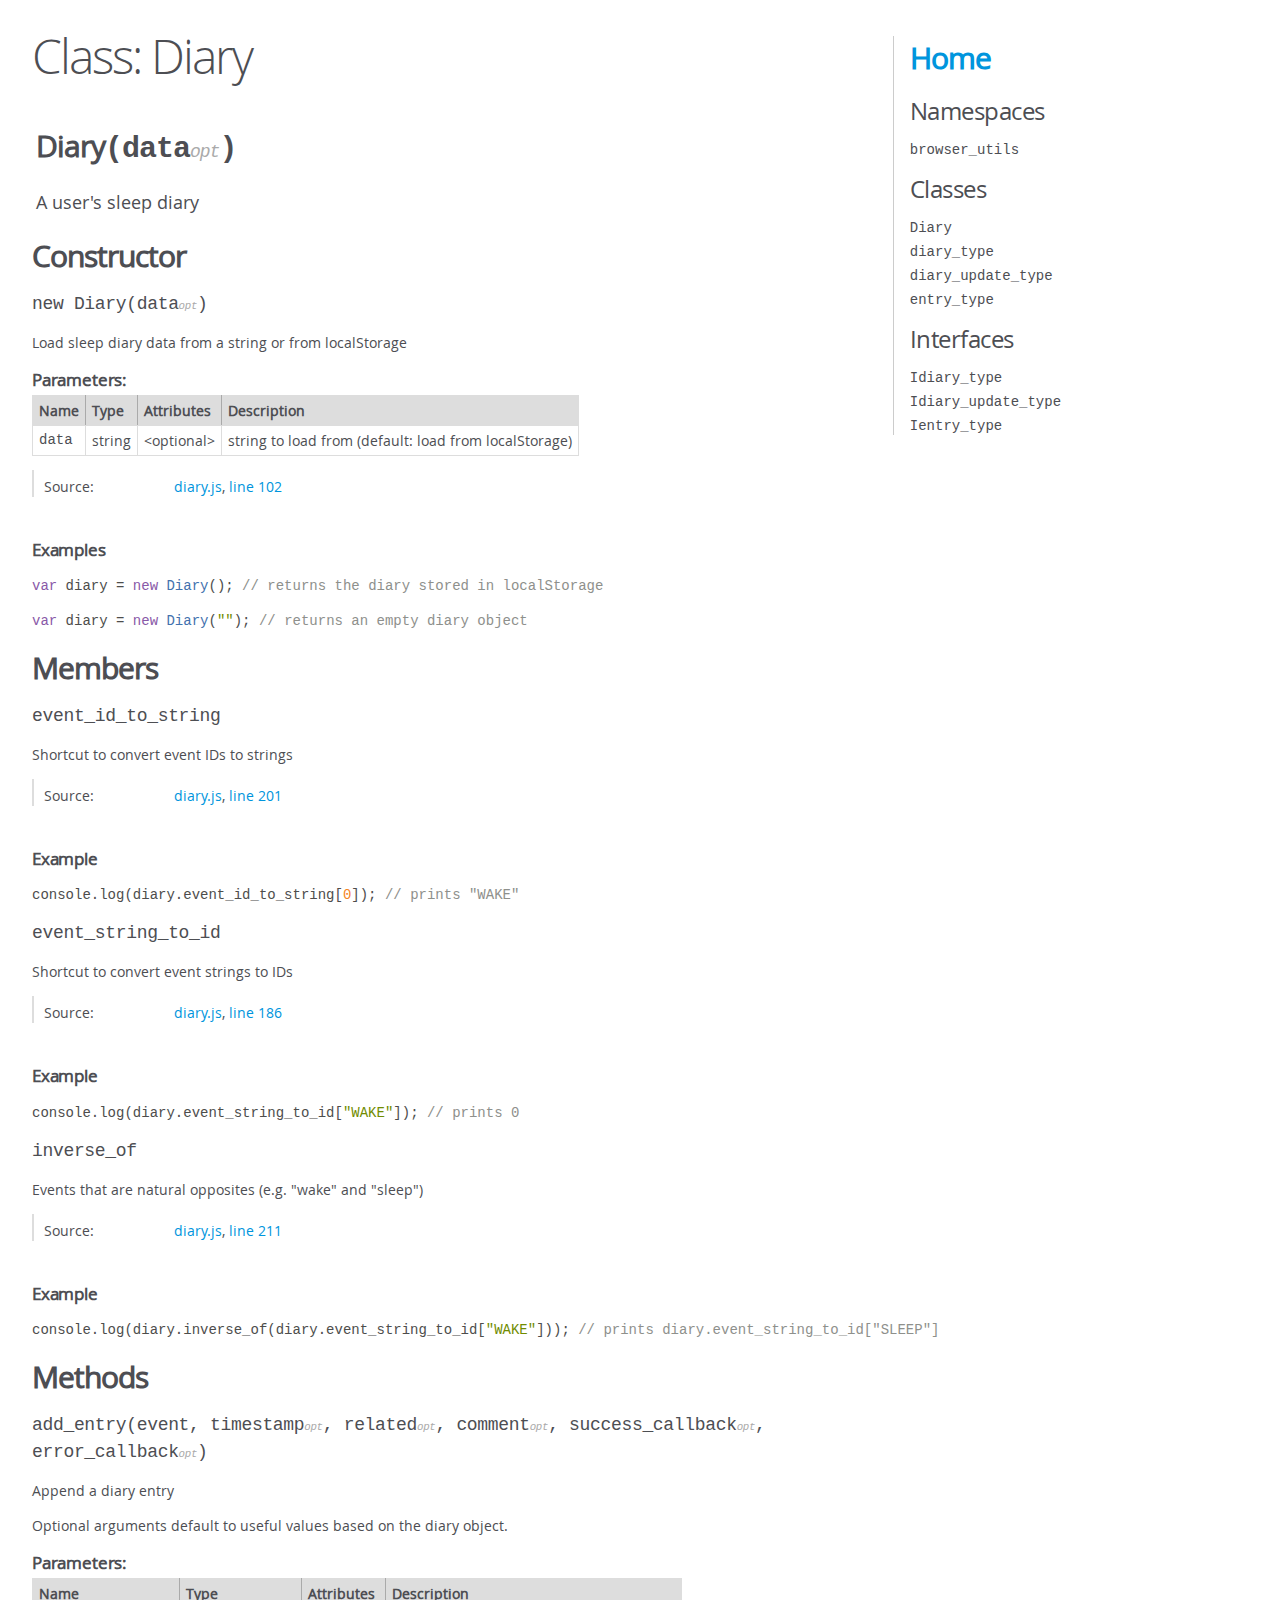
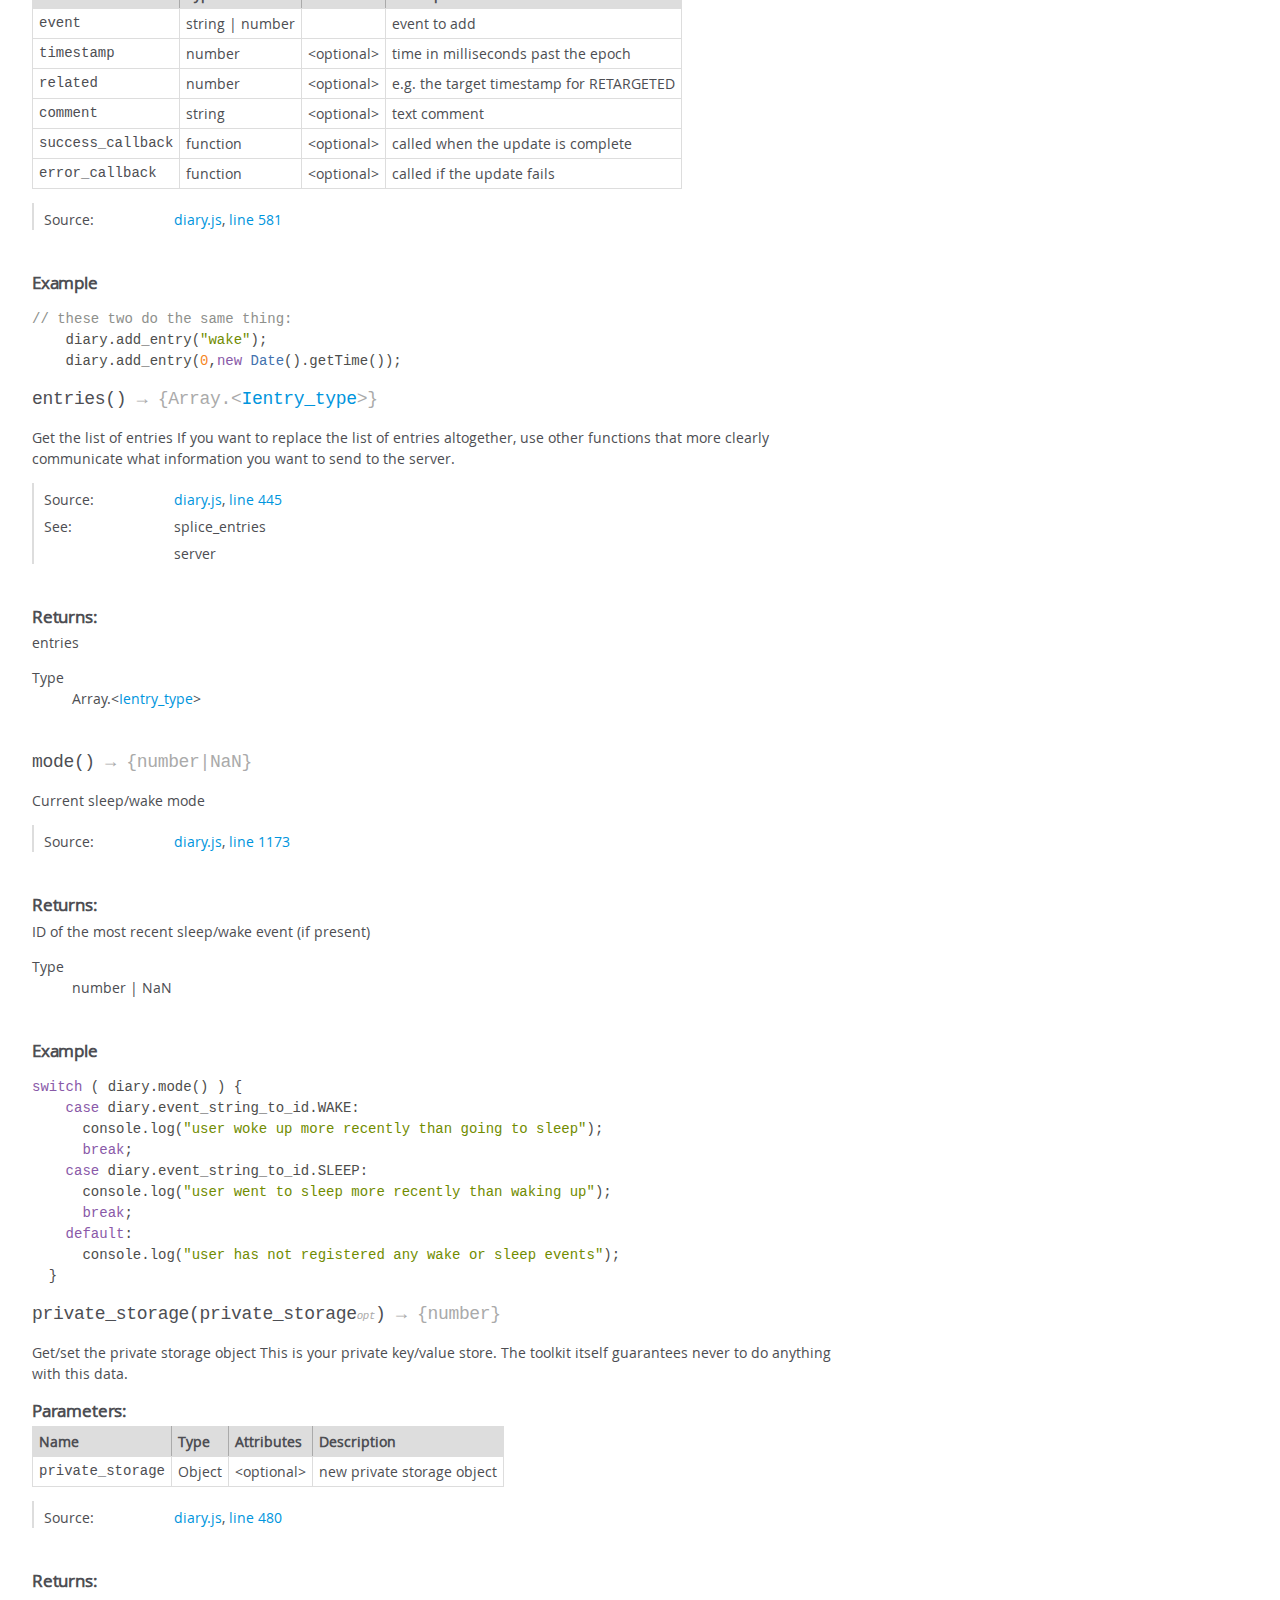
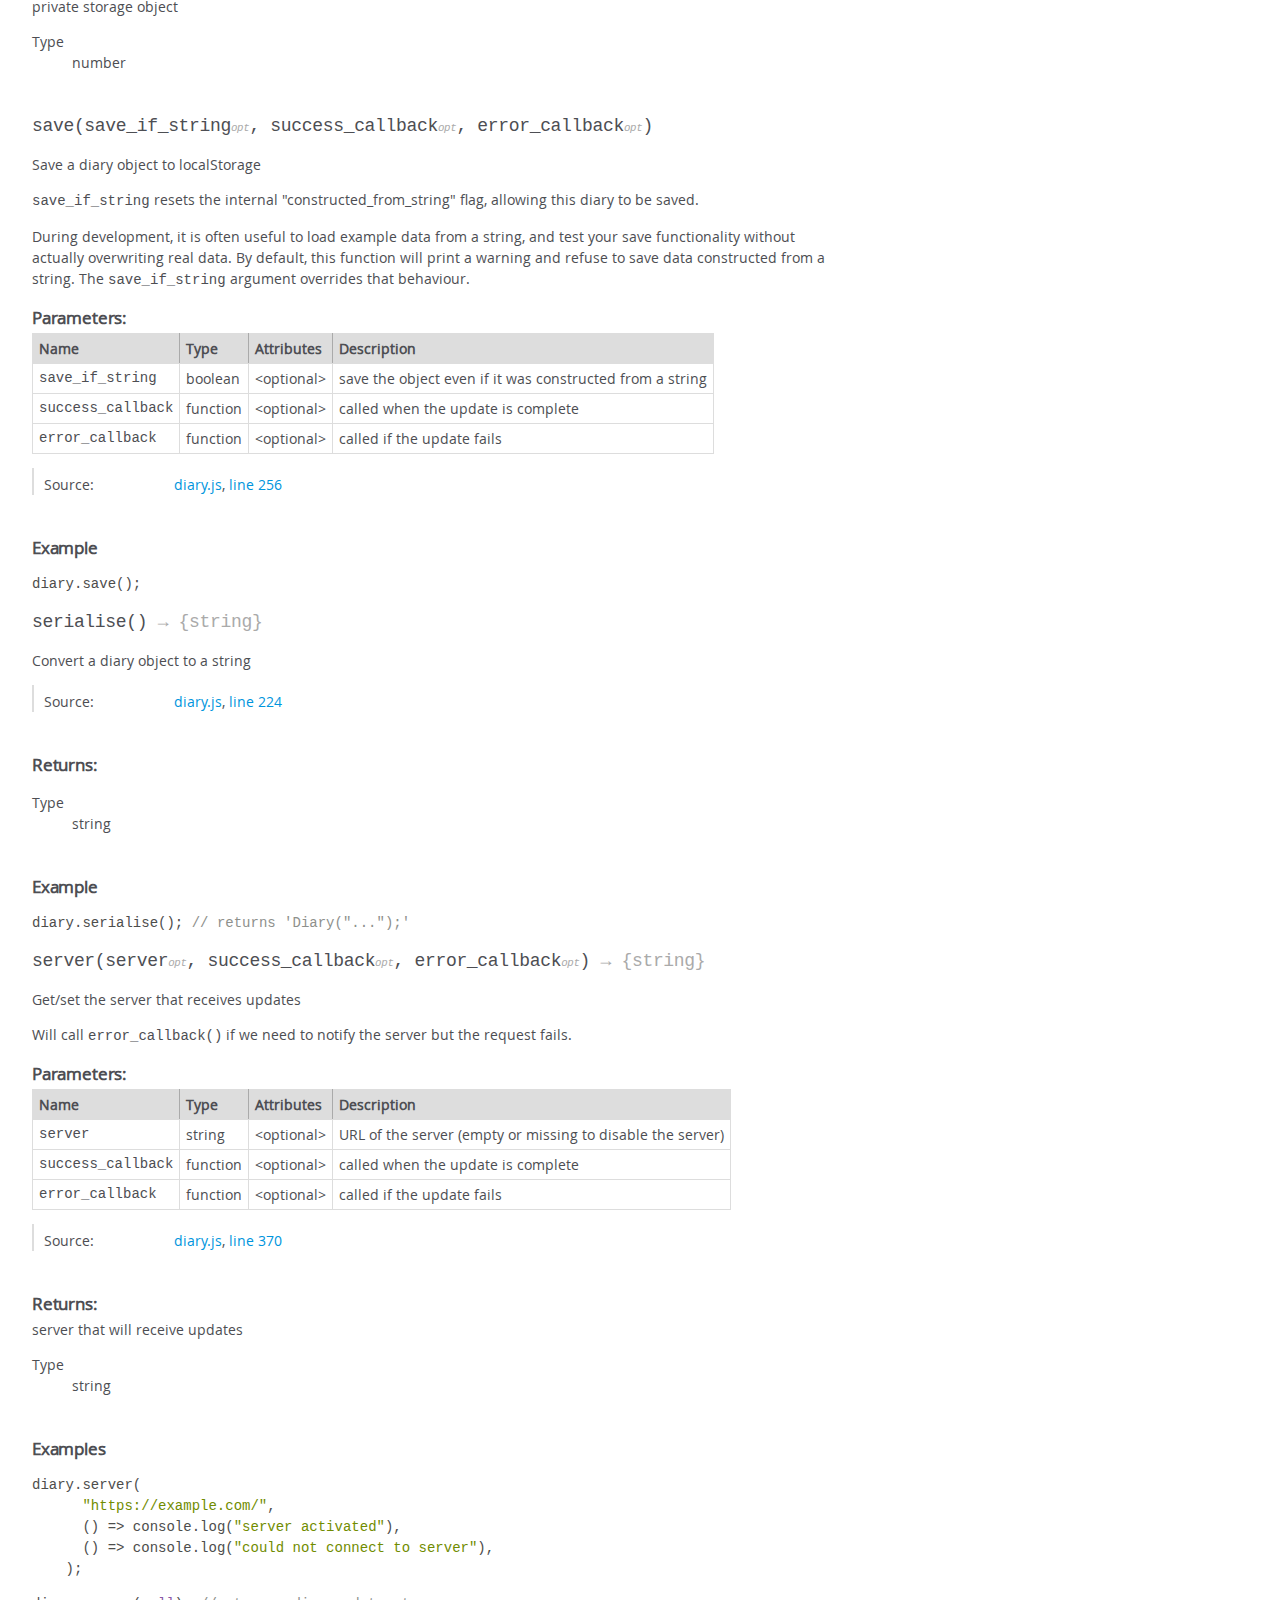
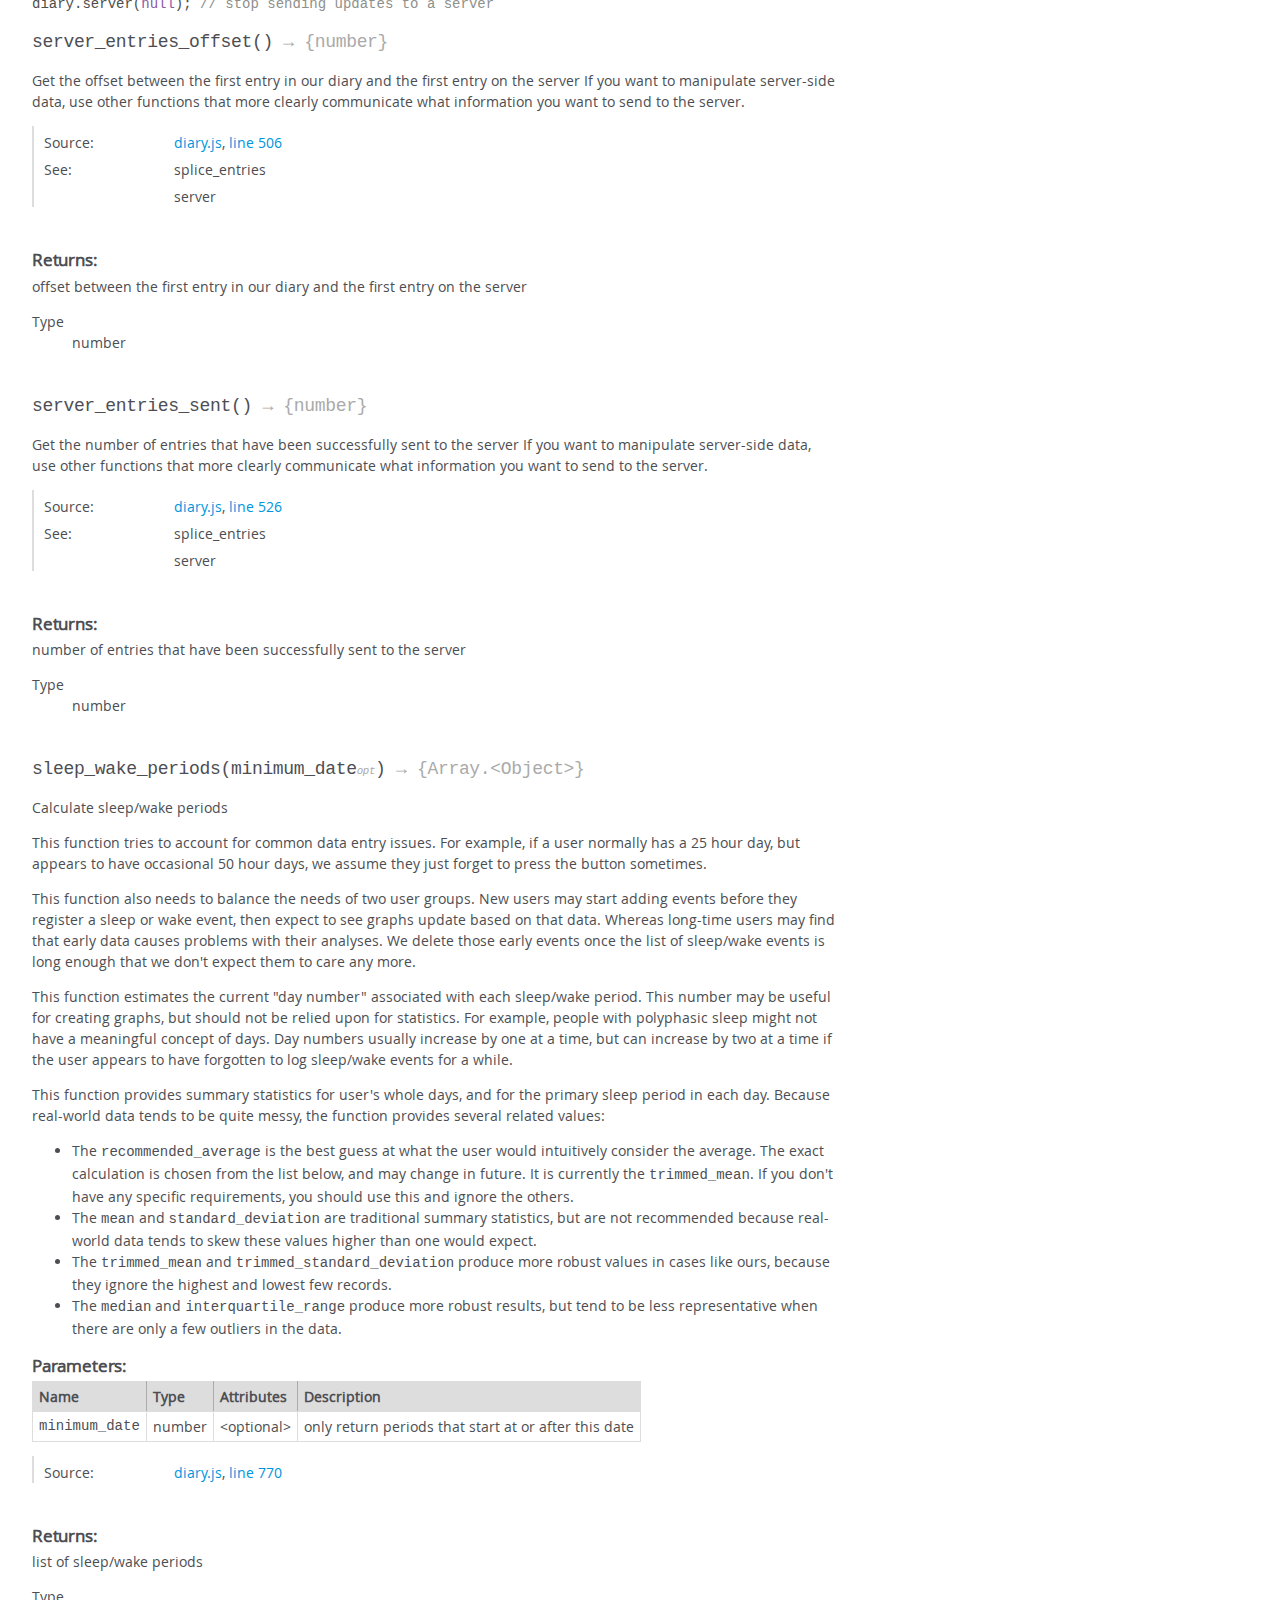
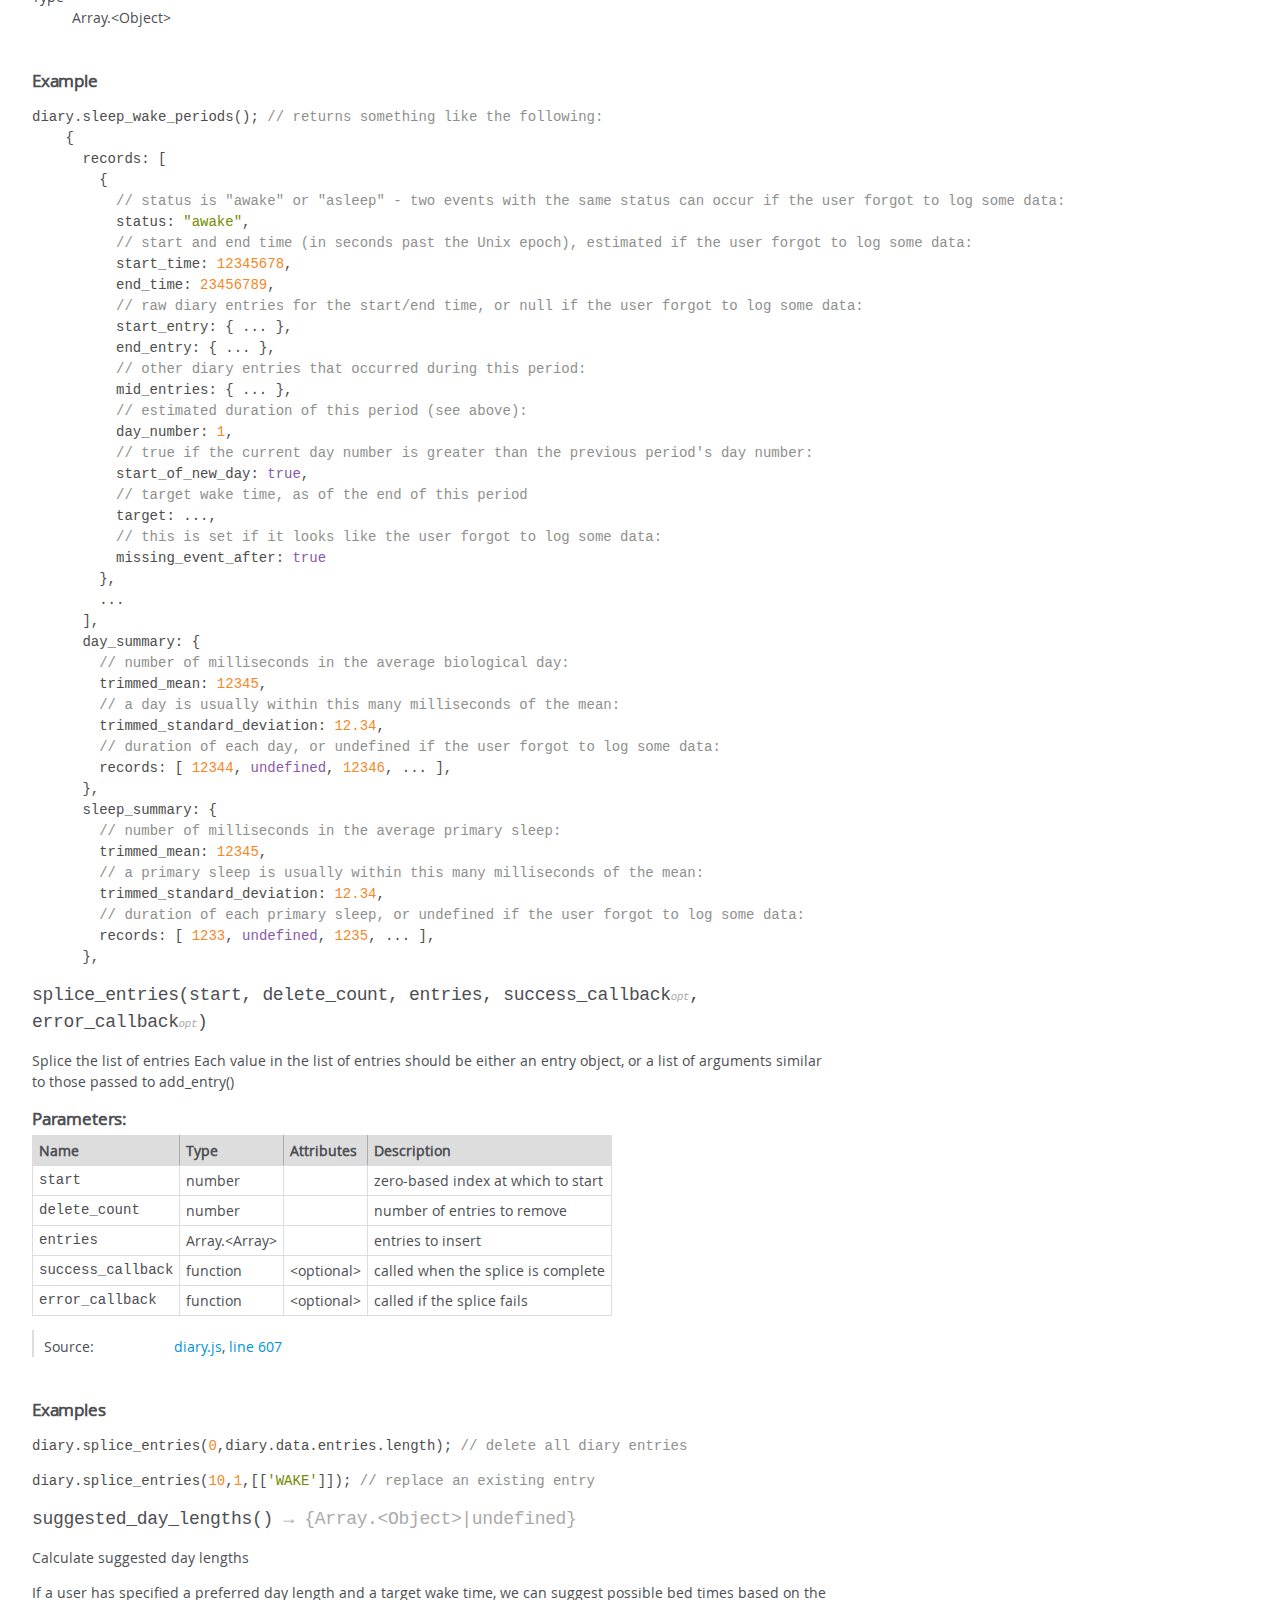
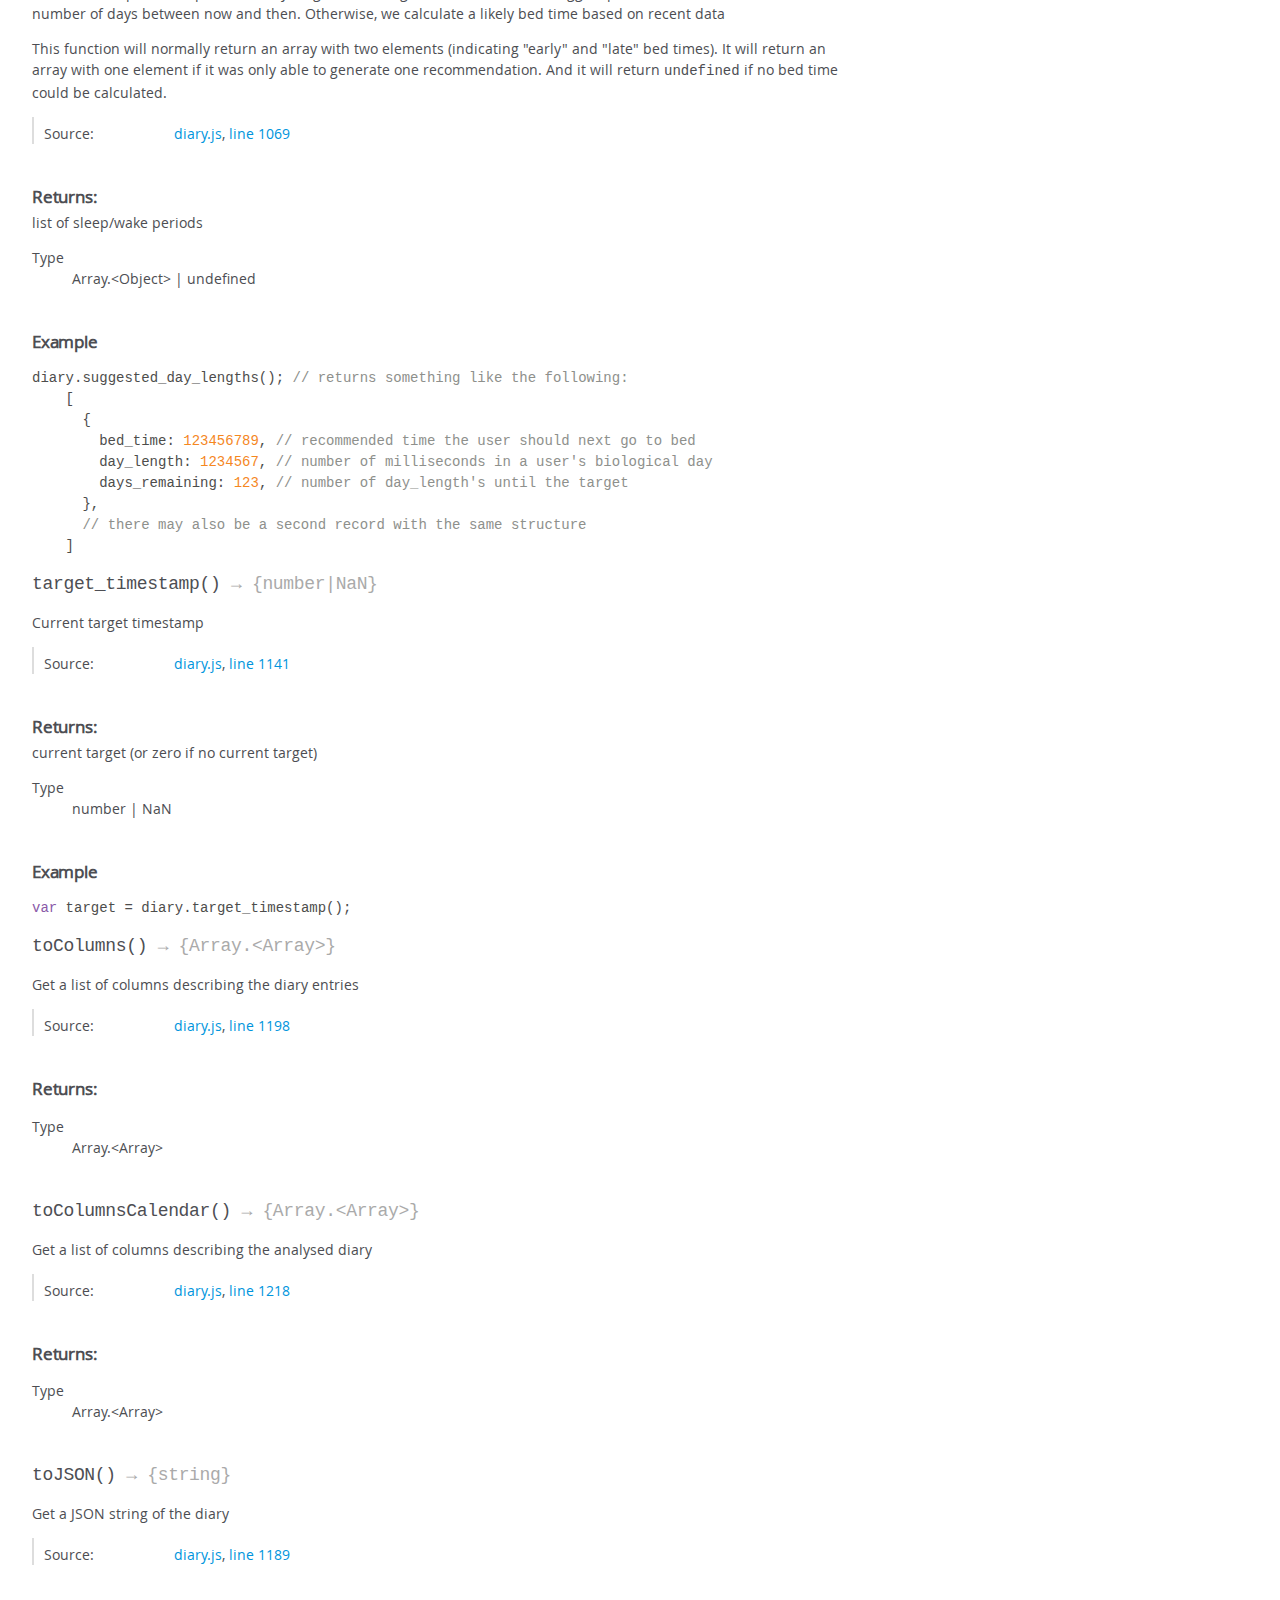
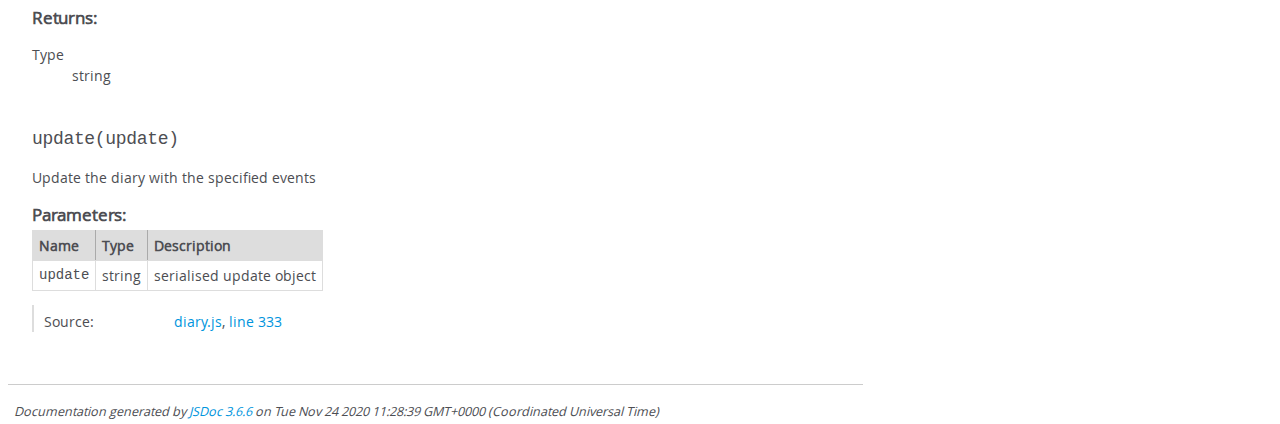
<file: Diary.html>
<!DOCTYPE html>
<html lang="en">
<head>
    <meta charset="utf-8">
    <title>JSDoc: Class: Diary</title>

    <script src="scripts/prettify/prettify.js"> </script>
    <script src="scripts/prettify/lang-css.js"> </script>
    <!--[if lt IE 9]>
      <script src="//html5shiv.googlecode.com/svn/trunk/html5.js"></script>
    <![endif]-->
    <link type="text/css" rel="stylesheet" href="styles/prettify-tomorrow.css">
    <link type="text/css" rel="stylesheet" href="styles/jsdoc-default.css">
</head>

<body>

<div id="main">

    <h1 class="page-title">Class: Diary</h1>

    




<section>

<header>
    
        <h2><span class="attribs"><span class="type-signature"></span></span>Diary<span class="signature">(data<span class="signature-attributes">opt</span>)</span><span class="type-signature"></span></h2>
        
            <div class="class-description">A user's sleep diary</div>
        
    
</header>

<article>
    <div class="container-overview">
    
        

    
    <h2>Constructor</h2>
    

    
    <h4 class="name" id="Diary"><span class="type-signature"></span>new Diary<span class="signature">(data<span class="signature-attributes">opt</span>)</span><span class="type-signature"></span></h4>
    

    



<div class="description">
    Load sleep diary data from a string or from localStorage
</div>









    <h5>Parameters:</h5>
    

<table class="params">
    <thead>
    <tr>
        
        <th>Name</th>
        

        <th>Type</th>

        
        <th>Attributes</th>
        

        

        <th class="last">Description</th>
    </tr>
    </thead>

    <tbody>
    

        <tr>
            
                <td class="name"><code>data</code></td>
            

            <td class="type">
            
                
<span class="param-type">string</span>


            
            </td>

            
                <td class="attributes">
                
                    &lt;optional><br>
                

                

                
                </td>
            

            

            <td class="description last">string to load from (default: load from localStorage)</td>
        </tr>

    
    </tbody>
</table>






<dl class="details">

    

    

    

    

    

    

    

    

    

    

    

    

    
    <dt class="tag-source">Source:</dt>
    <dd class="tag-source"><ul class="dummy"><li>
        <a href="diary.js.html">diary.js</a>, <a href="diary.js.html#line102">line 102</a>
    </li></ul></dd>
    

    

    

    
</dl>



















    <h5>Examples</h5>
    
    <pre class="prettyprint"><code>var diary = new Diary(); // returns the diary stored in localStorage</code></pre>

    <pre class="prettyprint"><code>var diary = new Diary(""); // returns an empty diary object</code></pre>



    
    </div>

    

    

    

    

    

    

    
        <h3 class="subsection-title">Members</h3>

        
            
<h4 class="name" id="event_id_to_string"><span class="type-signature"></span>event_id_to_string<span class="type-signature"></span></h4>




<div class="description">
    Shortcut to convert event IDs to strings
</div>







<dl class="details">

    

    

    

    

    

    

    

    

    

    

    

    

    
    <dt class="tag-source">Source:</dt>
    <dd class="tag-source"><ul class="dummy"><li>
        <a href="diary.js.html">diary.js</a>, <a href="diary.js.html#line201">line 201</a>
    </li></ul></dd>
    

    

    

    
</dl>





    <h5>Example</h5>
    
    <pre class="prettyprint"><code>console.log(diary.event_id_to_string[0]); // prints "WAKE"</code></pre>



        
            
<h4 class="name" id="event_string_to_id"><span class="type-signature"></span>event_string_to_id<span class="type-signature"></span></h4>




<div class="description">
    Shortcut to convert event strings to IDs
</div>







<dl class="details">

    

    

    

    

    

    

    

    

    

    

    

    

    
    <dt class="tag-source">Source:</dt>
    <dd class="tag-source"><ul class="dummy"><li>
        <a href="diary.js.html">diary.js</a>, <a href="diary.js.html#line186">line 186</a>
    </li></ul></dd>
    

    

    

    
</dl>





    <h5>Example</h5>
    
    <pre class="prettyprint"><code>console.log(diary.event_string_to_id["WAKE"]); // prints 0</code></pre>



        
            
<h4 class="name" id="inverse_of"><span class="type-signature"></span>inverse_of<span class="type-signature"></span></h4>




<div class="description">
    Events that are natural opposites (e.g. "wake" and "sleep")
</div>







<dl class="details">

    

    

    

    

    

    

    

    

    

    

    

    

    
    <dt class="tag-source">Source:</dt>
    <dd class="tag-source"><ul class="dummy"><li>
        <a href="diary.js.html">diary.js</a>, <a href="diary.js.html#line211">line 211</a>
    </li></ul></dd>
    

    

    

    
</dl>





    <h5>Example</h5>
    
    <pre class="prettyprint"><code>console.log(diary.inverse_of(diary.event_string_to_id["WAKE"])); // prints diary.event_string_to_id["SLEEP"]</code></pre>



        
    

    
        <h3 class="subsection-title">Methods</h3>

        
            

    

    
    <h4 class="name" id="add_entry"><span class="type-signature"></span>add_entry<span class="signature">(event, timestamp<span class="signature-attributes">opt</span>, related<span class="signature-attributes">opt</span>, comment<span class="signature-attributes">opt</span>, success_callback<span class="signature-attributes">opt</span>, error_callback<span class="signature-attributes">opt</span>)</span><span class="type-signature"></span></h4>
    

    



<div class="description">
    Append a diary entry

<p>Optional arguments default to useful values based on the diary object.</p>
</div>









    <h5>Parameters:</h5>
    

<table class="params">
    <thead>
    <tr>
        
        <th>Name</th>
        

        <th>Type</th>

        
        <th>Attributes</th>
        

        

        <th class="last">Description</th>
    </tr>
    </thead>

    <tbody>
    

        <tr>
            
                <td class="name"><code>event</code></td>
            

            <td class="type">
            
                
<span class="param-type">string</span>
|

<span class="param-type">number</span>


            
            </td>

            
                <td class="attributes">
                

                

                
                </td>
            

            

            <td class="description last">event to add</td>
        </tr>

    

        <tr>
            
                <td class="name"><code>timestamp</code></td>
            

            <td class="type">
            
                
<span class="param-type">number</span>


            
            </td>

            
                <td class="attributes">
                
                    &lt;optional><br>
                

                

                
                </td>
            

            

            <td class="description last">time in milliseconds past the epoch</td>
        </tr>

    

        <tr>
            
                <td class="name"><code>related</code></td>
            

            <td class="type">
            
                
<span class="param-type">number</span>


            
            </td>

            
                <td class="attributes">
                
                    &lt;optional><br>
                

                

                
                </td>
            

            

            <td class="description last">e.g. the target timestamp for RETARGETED</td>
        </tr>

    

        <tr>
            
                <td class="name"><code>comment</code></td>
            

            <td class="type">
            
                
<span class="param-type">string</span>


            
            </td>

            
                <td class="attributes">
                
                    &lt;optional><br>
                

                

                
                </td>
            

            

            <td class="description last">text comment</td>
        </tr>

    

        <tr>
            
                <td class="name"><code>success_callback</code></td>
            

            <td class="type">
            
                
<span class="param-type">function</span>


            
            </td>

            
                <td class="attributes">
                
                    &lt;optional><br>
                

                

                
                </td>
            

            

            <td class="description last">called when the update is complete</td>
        </tr>

    

        <tr>
            
                <td class="name"><code>error_callback</code></td>
            

            <td class="type">
            
                
<span class="param-type">function</span>


            
            </td>

            
                <td class="attributes">
                
                    &lt;optional><br>
                

                

                
                </td>
            

            

            <td class="description last">called if the update fails</td>
        </tr>

    
    </tbody>
</table>






<dl class="details">

    

    

    

    

    

    

    

    

    

    

    

    

    
    <dt class="tag-source">Source:</dt>
    <dd class="tag-source"><ul class="dummy"><li>
        <a href="diary.js.html">diary.js</a>, <a href="diary.js.html#line581">line 581</a>
    </li></ul></dd>
    

    

    

    
</dl>



















    <h5>Example</h5>
    
    <pre class="prettyprint"><code>// these two do the same thing:
    diary.add_entry("wake");
    diary.add_entry(0,new Date().getTime());</code></pre>



        
            

    

    
    <h4 class="name" id="entries"><span class="type-signature"></span>entries<span class="signature">()</span><span class="type-signature"> &rarr; {Array.&lt;<a href="Ientry_type.html">Ientry_type</a>>}</span></h4>
    

    



<div class="description">
    Get the list of entries

If you want to replace the list of entries altogether, use other
functions that more clearly communicate what information you want
to send to the server.
</div>













<dl class="details">

    

    

    

    

    

    

    

    

    

    

    

    

    
    <dt class="tag-source">Source:</dt>
    <dd class="tag-source"><ul class="dummy"><li>
        <a href="diary.js.html">diary.js</a>, <a href="diary.js.html#line445">line 445</a>
    </li></ul></dd>
    

    

    
    <dt class="tag-see">See:</dt>
    <dd class="tag-see">
        <ul>
            <li>splice_entries</li>
        
            <li>server</li>
        </ul>
    </dd>
    

    
</dl>















<h5>Returns:</h5>

        
<div class="param-desc">
    entries
</div>



<dl>
    <dt>
        Type
    </dt>
    <dd>
        
<span class="param-type">Array.&lt;<a href="Ientry_type.html">Ientry_type</a>></span>


    </dd>
</dl>

    





        
            

    

    
    <h4 class="name" id="mode"><span class="type-signature"></span>mode<span class="signature">()</span><span class="type-signature"> &rarr; {number|NaN}</span></h4>
    

    



<div class="description">
    Current sleep/wake mode
</div>













<dl class="details">

    

    

    

    

    

    

    

    

    

    

    

    

    
    <dt class="tag-source">Source:</dt>
    <dd class="tag-source"><ul class="dummy"><li>
        <a href="diary.js.html">diary.js</a>, <a href="diary.js.html#line1173">line 1173</a>
    </li></ul></dd>
    

    

    

    
</dl>















<h5>Returns:</h5>

        
<div class="param-desc">
    ID of the most recent sleep/wake event (if present)
</div>



<dl>
    <dt>
        Type
    </dt>
    <dd>
        
<span class="param-type">number</span>
|

<span class="param-type">NaN</span>


    </dd>
</dl>

    




    <h5>Example</h5>
    
    <pre class="prettyprint"><code>switch ( diary.mode() ) {
    case diary.event_string_to_id.WAKE:
      console.log("user woke up more recently than going to sleep");
      break;
    case diary.event_string_to_id.SLEEP:
      console.log("user went to sleep more recently than waking up");
      break;
    default:
      console.log("user has not registered any wake or sleep events");
  }</code></pre>



        
            

    

    
    <h4 class="name" id="private_storage"><span class="type-signature"></span>private_storage<span class="signature">(private_storage<span class="signature-attributes">opt</span>)</span><span class="type-signature"> &rarr; {number}</span></h4>
    

    



<div class="description">
    Get/set the private storage object

This is your private key/value store.  The toolkit itself
guarantees never to do anything with this data.
</div>









    <h5>Parameters:</h5>
    

<table class="params">
    <thead>
    <tr>
        
        <th>Name</th>
        

        <th>Type</th>

        
        <th>Attributes</th>
        

        

        <th class="last">Description</th>
    </tr>
    </thead>

    <tbody>
    

        <tr>
            
                <td class="name"><code>private_storage</code></td>
            

            <td class="type">
            
                
<span class="param-type">Object</span>


            
            </td>

            
                <td class="attributes">
                
                    &lt;optional><br>
                

                

                
                </td>
            

            

            <td class="description last">new private storage object</td>
        </tr>

    
    </tbody>
</table>






<dl class="details">

    

    

    

    

    

    

    

    

    

    

    

    

    
    <dt class="tag-source">Source:</dt>
    <dd class="tag-source"><ul class="dummy"><li>
        <a href="diary.js.html">diary.js</a>, <a href="diary.js.html#line480">line 480</a>
    </li></ul></dd>
    

    

    

    
</dl>















<h5>Returns:</h5>

        
<div class="param-desc">
    private storage object
</div>



<dl>
    <dt>
        Type
    </dt>
    <dd>
        
<span class="param-type">number</span>


    </dd>
</dl>

    





        
            

    

    
    <h4 class="name" id="save"><span class="type-signature"></span>save<span class="signature">(save_if_string<span class="signature-attributes">opt</span>, success_callback<span class="signature-attributes">opt</span>, error_callback<span class="signature-attributes">opt</span>)</span><span class="type-signature"></span></h4>
    

    



<div class="description">
    Save a diary object to localStorage

<p><tt>save_if_string</tt> resets the internal "constructed_from_string" flag, allowing this diary to be saved.</p>

<p>During development, it is often useful to load example data from a string,
and test your save functionality without actually overwriting real data.
By default, this function will print a warning and refuse to save data constructed from a string.
The <tt>save_if_string</tt> argument overrides that behaviour.</p>
</div>









    <h5>Parameters:</h5>
    

<table class="params">
    <thead>
    <tr>
        
        <th>Name</th>
        

        <th>Type</th>

        
        <th>Attributes</th>
        

        

        <th class="last">Description</th>
    </tr>
    </thead>

    <tbody>
    

        <tr>
            
                <td class="name"><code>save_if_string</code></td>
            

            <td class="type">
            
                
<span class="param-type">boolean</span>


            
            </td>

            
                <td class="attributes">
                
                    &lt;optional><br>
                

                

                
                </td>
            

            

            <td class="description last">save the object even if it was constructed from a string</td>
        </tr>

    

        <tr>
            
                <td class="name"><code>success_callback</code></td>
            

            <td class="type">
            
                
<span class="param-type">function</span>


            
            </td>

            
                <td class="attributes">
                
                    &lt;optional><br>
                

                

                
                </td>
            

            

            <td class="description last">called when the update is complete</td>
        </tr>

    

        <tr>
            
                <td class="name"><code>error_callback</code></td>
            

            <td class="type">
            
                
<span class="param-type">function</span>


            
            </td>

            
                <td class="attributes">
                
                    &lt;optional><br>
                

                

                
                </td>
            

            

            <td class="description last">called if the update fails</td>
        </tr>

    
    </tbody>
</table>






<dl class="details">

    

    

    

    

    

    

    

    

    

    

    

    

    
    <dt class="tag-source">Source:</dt>
    <dd class="tag-source"><ul class="dummy"><li>
        <a href="diary.js.html">diary.js</a>, <a href="diary.js.html#line256">line 256</a>
    </li></ul></dd>
    

    

    

    
</dl>



















    <h5>Example</h5>
    
    <pre class="prettyprint"><code>diary.save();</code></pre>



        
            

    

    
    <h4 class="name" id="serialise"><span class="type-signature"></span>serialise<span class="signature">()</span><span class="type-signature"> &rarr; {string}</span></h4>
    

    



<div class="description">
    Convert a diary object to a string
</div>













<dl class="details">

    

    

    

    

    

    

    

    

    

    

    

    

    
    <dt class="tag-source">Source:</dt>
    <dd class="tag-source"><ul class="dummy"><li>
        <a href="diary.js.html">diary.js</a>, <a href="diary.js.html#line224">line 224</a>
    </li></ul></dd>
    

    

    

    
</dl>















<h5>Returns:</h5>

        


<dl>
    <dt>
        Type
    </dt>
    <dd>
        
<span class="param-type">string</span>


    </dd>
</dl>

    




    <h5>Example</h5>
    
    <pre class="prettyprint"><code>diary.serialise(); // returns 'Diary("...");'</code></pre>



        
            

    

    
    <h4 class="name" id="server"><span class="type-signature"></span>server<span class="signature">(server<span class="signature-attributes">opt</span>, success_callback<span class="signature-attributes">opt</span>, error_callback<span class="signature-attributes">opt</span>)</span><span class="type-signature"> &rarr; {string}</span></h4>
    

    



<div class="description">
    Get/set the server that receives updates

<p>Will call <tt>error_callback()</tt> if we need to notify the server but the request fails.</p>
</div>









    <h5>Parameters:</h5>
    

<table class="params">
    <thead>
    <tr>
        
        <th>Name</th>
        

        <th>Type</th>

        
        <th>Attributes</th>
        

        

        <th class="last">Description</th>
    </tr>
    </thead>

    <tbody>
    

        <tr>
            
                <td class="name"><code>server</code></td>
            

            <td class="type">
            
                
<span class="param-type">string</span>


            
            </td>

            
                <td class="attributes">
                
                    &lt;optional><br>
                

                

                
                </td>
            

            

            <td class="description last">URL of the server (empty or missing to disable the server)</td>
        </tr>

    

        <tr>
            
                <td class="name"><code>success_callback</code></td>
            

            <td class="type">
            
                
<span class="param-type">function</span>


            
            </td>

            
                <td class="attributes">
                
                    &lt;optional><br>
                

                

                
                </td>
            

            

            <td class="description last">called when the update is complete</td>
        </tr>

    

        <tr>
            
                <td class="name"><code>error_callback</code></td>
            

            <td class="type">
            
                
<span class="param-type">function</span>


            
            </td>

            
                <td class="attributes">
                
                    &lt;optional><br>
                

                

                
                </td>
            

            

            <td class="description last">called if the update fails</td>
        </tr>

    
    </tbody>
</table>






<dl class="details">

    

    

    

    

    

    

    

    

    

    

    

    

    
    <dt class="tag-source">Source:</dt>
    <dd class="tag-source"><ul class="dummy"><li>
        <a href="diary.js.html">diary.js</a>, <a href="diary.js.html#line370">line 370</a>
    </li></ul></dd>
    

    

    

    
</dl>















<h5>Returns:</h5>

        
<div class="param-desc">
    server that will receive updates
</div>



<dl>
    <dt>
        Type
    </dt>
    <dd>
        
<span class="param-type">string</span>


    </dd>
</dl>

    




    <h5>Examples</h5>
    
    <pre class="prettyprint"><code>diary.server(
      "https://example.com/",
      () => console.log("server activated"),
      () => console.log("could not connect to server"),
    );</code></pre>

    <pre class="prettyprint"><code>diary.server(null); // stop sending updates to a server</code></pre>



        
            

    

    
    <h4 class="name" id="server_entries_offset"><span class="type-signature"></span>server_entries_offset<span class="signature">()</span><span class="type-signature"> &rarr; {number}</span></h4>
    

    



<div class="description">
    Get the offset between the first entry in our diary and the first entry on the server

If you want to manipulate server-side data, use other functions
that more clearly communicate what information you want to send to
the server.
</div>













<dl class="details">

    

    

    

    

    

    

    

    

    

    

    

    

    
    <dt class="tag-source">Source:</dt>
    <dd class="tag-source"><ul class="dummy"><li>
        <a href="diary.js.html">diary.js</a>, <a href="diary.js.html#line506">line 506</a>
    </li></ul></dd>
    

    

    
    <dt class="tag-see">See:</dt>
    <dd class="tag-see">
        <ul>
            <li>splice_entries</li>
        
            <li>server</li>
        </ul>
    </dd>
    

    
</dl>















<h5>Returns:</h5>

        
<div class="param-desc">
    offset between the first entry in our diary and the first entry on the server
</div>



<dl>
    <dt>
        Type
    </dt>
    <dd>
        
<span class="param-type">number</span>


    </dd>
</dl>

    





        
            

    

    
    <h4 class="name" id="server_entries_sent"><span class="type-signature"></span>server_entries_sent<span class="signature">()</span><span class="type-signature"> &rarr; {number}</span></h4>
    

    



<div class="description">
    Get the number of entries that have been successfully sent to the server

If you want to manipulate server-side data, use other functions
that more clearly communicate what information you want to send to
the server.
</div>













<dl class="details">

    

    

    

    

    

    

    

    

    

    

    

    

    
    <dt class="tag-source">Source:</dt>
    <dd class="tag-source"><ul class="dummy"><li>
        <a href="diary.js.html">diary.js</a>, <a href="diary.js.html#line526">line 526</a>
    </li></ul></dd>
    

    

    
    <dt class="tag-see">See:</dt>
    <dd class="tag-see">
        <ul>
            <li>splice_entries</li>
        
            <li>server</li>
        </ul>
    </dd>
    

    
</dl>















<h5>Returns:</h5>

        
<div class="param-desc">
    number of entries that have been successfully sent to the server
</div>



<dl>
    <dt>
        Type
    </dt>
    <dd>
        
<span class="param-type">number</span>


    </dd>
</dl>

    





        
            

    

    
    <h4 class="name" id="sleep_wake_periods"><span class="type-signature"></span>sleep_wake_periods<span class="signature">(minimum_date<span class="signature-attributes">opt</span>)</span><span class="type-signature"> &rarr; {Array.&lt;Object>}</span></h4>
    

    



<div class="description">
    Calculate sleep/wake periods

<p>This function tries to account for common data entry issues.
For example, if a user normally has a 25 hour day, but appears to
have occasional 50 hour days, we assume they just forget to press
the button sometimes.</p>

<p>This function also needs to balance the needs of two user
groups.  New users may start adding events before they register a
sleep or wake event, then expect to see graphs update based on that
data.  Whereas long-time users may find that early data causes
problems with their analyses.  We delete those early events once
the list of sleep/wake events is long enough that we don't expect
them to care any more.</p>

<p>This function estimates the current "day number" associated with
each sleep/wake period.  This number may be useful for creating
graphs, but should not be relied upon for statistics.  For example,
people with polyphasic sleep might not have a meaningful concept of
days.  Day numbers usually increase by one at a time, but can
increase by two at a time if the user appears to have forgotten to
log sleep/wake events for a while.</p>

<p>This function provides summary statistics for user's whole days,
and for the primary sleep period in each day.  Because real-world
data tends to be quite messy, the function provides several related
values:</p>

<ul>
 <li>The <tt>recommended_average</tt> is the best guess at what the
     user would intuitively consider the average.  The exact
     calculation is chosen from the list below, and may change in
     future.  It is currently the <tt>trimmed_mean</tt>.  If you
     don't have any specific requirements, you should use this and
     ignore the others.</li>
 <li>The <tt>mean</tt> and <tt>standard_deviation</tt> are
     traditional summary statistics, but are not recommended
     because real-world data tends to skew these values higher than
     one would expect.</li>
 <li>The <tt>trimmed_mean</tt> and <tt>trimmed_standard_deviation</tt>
     produce more robust values in cases like ours, because they
     ignore the highest and lowest few records.
 <li>The <tt>median</tt> and <tt>interquartile_range</tt> produce
     more robust results, but tend to be less representative when
     there are only a few outliers in the data.
</ul>
</div>









    <h5>Parameters:</h5>
    

<table class="params">
    <thead>
    <tr>
        
        <th>Name</th>
        

        <th>Type</th>

        
        <th>Attributes</th>
        

        

        <th class="last">Description</th>
    </tr>
    </thead>

    <tbody>
    

        <tr>
            
                <td class="name"><code>minimum_date</code></td>
            

            <td class="type">
            
                
<span class="param-type">number</span>


            
            </td>

            
                <td class="attributes">
                
                    &lt;optional><br>
                

                

                
                </td>
            

            

            <td class="description last">only return periods that start at or after this date</td>
        </tr>

    
    </tbody>
</table>






<dl class="details">

    

    

    

    

    

    

    

    

    

    

    

    

    
    <dt class="tag-source">Source:</dt>
    <dd class="tag-source"><ul class="dummy"><li>
        <a href="diary.js.html">diary.js</a>, <a href="diary.js.html#line770">line 770</a>
    </li></ul></dd>
    

    

    

    
</dl>















<h5>Returns:</h5>

        
<div class="param-desc">
    list of sleep/wake periods
</div>



<dl>
    <dt>
        Type
    </dt>
    <dd>
        
<span class="param-type">Array.&lt;Object></span>


    </dd>
</dl>

    




    <h5>Example</h5>
    
    <pre class="prettyprint"><code>diary.sleep_wake_periods(); // returns something like the following:
    {
      records: [
        {
          // status is "awake" or "asleep" - two events with the same status can occur if the user forgot to log some data:
          status: "awake",
          // start and end time (in seconds past the Unix epoch), estimated if the user forgot to log some data:
          start_time: 12345678,
          end_time: 23456789,
          // raw diary entries for the start/end time, or null if the user forgot to log some data:
          start_entry: { ... },
          end_entry: { ... },
          // other diary entries that occurred during this period:
          mid_entries: { ... },
          // estimated duration of this period (see above):
          day_number: 1,
          // true if the current day number is greater than the previous period's day number:
          start_of_new_day: true,
          // target wake time, as of the end of this period
          target: ...,
          // this is set if it looks like the user forgot to log some data:
          missing_event_after: true
        },
        ...
      ],
      day_summary: {
        // number of milliseconds in the average biological day:
        trimmed_mean: 12345,
        // a day is usually within this many milliseconds of the mean:
        trimmed_standard_deviation: 12.34,
        // duration of each day, or undefined if the user forgot to log some data:
        records: [ 12344, undefined, 12346, ... ],
      },
      sleep_summary: {
        // number of milliseconds in the average primary sleep:
        trimmed_mean: 12345,
        // a primary sleep is usually within this many milliseconds of the mean:
        trimmed_standard_deviation: 12.34,
        // duration of each primary sleep, or undefined if the user forgot to log some data:
        records: [ 1233, undefined, 1235, ... ],
      },</code></pre>



        
            

    

    
    <h4 class="name" id="splice_entries"><span class="type-signature"></span>splice_entries<span class="signature">(start, delete_count, entries, success_callback<span class="signature-attributes">opt</span>, error_callback<span class="signature-attributes">opt</span>)</span><span class="type-signature"></span></h4>
    

    



<div class="description">
    Splice the list of entries

Each value in the list of entries should be either an entry object,
or a list of arguments similar to those passed to add_entry()
</div>









    <h5>Parameters:</h5>
    

<table class="params">
    <thead>
    <tr>
        
        <th>Name</th>
        

        <th>Type</th>

        
        <th>Attributes</th>
        

        

        <th class="last">Description</th>
    </tr>
    </thead>

    <tbody>
    

        <tr>
            
                <td class="name"><code>start</code></td>
            

            <td class="type">
            
                
<span class="param-type">number</span>


            
            </td>

            
                <td class="attributes">
                

                

                
                </td>
            

            

            <td class="description last">zero-based index at which to start</td>
        </tr>

    

        <tr>
            
                <td class="name"><code>delete_count</code></td>
            

            <td class="type">
            
                
<span class="param-type">number</span>


            
            </td>

            
                <td class="attributes">
                

                

                
                </td>
            

            

            <td class="description last">number of entries to remove</td>
        </tr>

    

        <tr>
            
                <td class="name"><code>entries</code></td>
            

            <td class="type">
            
                
<span class="param-type">Array.&lt;Array></span>


            
            </td>

            
                <td class="attributes">
                

                

                
                </td>
            

            

            <td class="description last">entries to insert</td>
        </tr>

    

        <tr>
            
                <td class="name"><code>success_callback</code></td>
            

            <td class="type">
            
                
<span class="param-type">function</span>


            
            </td>

            
                <td class="attributes">
                
                    &lt;optional><br>
                

                

                
                </td>
            

            

            <td class="description last">called when the splice is complete</td>
        </tr>

    

        <tr>
            
                <td class="name"><code>error_callback</code></td>
            

            <td class="type">
            
                
<span class="param-type">function</span>


            
            </td>

            
                <td class="attributes">
                
                    &lt;optional><br>
                

                

                
                </td>
            

            

            <td class="description last">called if the splice fails</td>
        </tr>

    
    </tbody>
</table>






<dl class="details">

    

    

    

    

    

    

    

    

    

    

    

    

    
    <dt class="tag-source">Source:</dt>
    <dd class="tag-source"><ul class="dummy"><li>
        <a href="diary.js.html">diary.js</a>, <a href="diary.js.html#line607">line 607</a>
    </li></ul></dd>
    

    

    

    
</dl>



















    <h5>Examples</h5>
    
    <pre class="prettyprint"><code>diary.splice_entries(0,diary.data.entries.length); // delete all diary entries</code></pre>

    <pre class="prettyprint"><code>diary.splice_entries(10,1,[['WAKE']]); // replace an existing entry</code></pre>



        
            

    

    
    <h4 class="name" id="suggested_day_lengths"><span class="type-signature"></span>suggested_day_lengths<span class="signature">()</span><span class="type-signature"> &rarr; {Array.&lt;Object>|undefined}</span></h4>
    

    



<div class="description">
    Calculate suggested day lengths

<p>If a user has specified a preferred day length and a target wake
time, we can suggest possible bed times based on the number of days
between now and then.  Otherwise, we calculate a likely bed time
based on recent data</p>

<p>This function will normally return an array with two elements
(indicating "early" and "late" bed times).  It will return an array
with one element if it was only able to generate one
recommendation.  And it will return <tt>undefined</tt> if no bed
time could be calculated.</p>
</div>













<dl class="details">

    

    

    

    

    

    

    

    

    

    

    

    

    
    <dt class="tag-source">Source:</dt>
    <dd class="tag-source"><ul class="dummy"><li>
        <a href="diary.js.html">diary.js</a>, <a href="diary.js.html#line1069">line 1069</a>
    </li></ul></dd>
    

    

    

    
</dl>















<h5>Returns:</h5>

        
<div class="param-desc">
    list of sleep/wake periods
</div>



<dl>
    <dt>
        Type
    </dt>
    <dd>
        
<span class="param-type">Array.&lt;Object></span>
|

<span class="param-type">undefined</span>


    </dd>
</dl>

    




    <h5>Example</h5>
    
    <pre class="prettyprint"><code>diary.suggested_day_lengths(); // returns something like the following:
    [
      {
        bed_time: 123456789, // recommended time the user should next go to bed
        day_length: 1234567, // number of milliseconds in a user's biological day
        days_remaining: 123, // number of day_length's until the target
      },
      // there may also be a second record with the same structure
    ]</code></pre>



        
            

    

    
    <h4 class="name" id="target_timestamp"><span class="type-signature"></span>target_timestamp<span class="signature">()</span><span class="type-signature"> &rarr; {number|NaN}</span></h4>
    

    



<div class="description">
    Current target timestamp
</div>













<dl class="details">

    

    

    

    

    

    

    

    

    

    

    

    

    
    <dt class="tag-source">Source:</dt>
    <dd class="tag-source"><ul class="dummy"><li>
        <a href="diary.js.html">diary.js</a>, <a href="diary.js.html#line1141">line 1141</a>
    </li></ul></dd>
    

    

    

    
</dl>















<h5>Returns:</h5>

        
<div class="param-desc">
    current target (or zero if no current target)
</div>



<dl>
    <dt>
        Type
    </dt>
    <dd>
        
<span class="param-type">number</span>
|

<span class="param-type">NaN</span>


    </dd>
</dl>

    




    <h5>Example</h5>
    
    <pre class="prettyprint"><code>var target = diary.target_timestamp();</code></pre>



        
            

    

    
    <h4 class="name" id="toColumns"><span class="type-signature"></span>toColumns<span class="signature">()</span><span class="type-signature"> &rarr; {Array.&lt;Array>}</span></h4>
    

    



<div class="description">
    Get a list of columns describing the diary entries
</div>













<dl class="details">

    

    

    

    

    

    

    

    

    

    

    

    

    
    <dt class="tag-source">Source:</dt>
    <dd class="tag-source"><ul class="dummy"><li>
        <a href="diary.js.html">diary.js</a>, <a href="diary.js.html#line1198">line 1198</a>
    </li></ul></dd>
    

    

    

    
</dl>















<h5>Returns:</h5>

        


<dl>
    <dt>
        Type
    </dt>
    <dd>
        
<span class="param-type">Array.&lt;Array></span>


    </dd>
</dl>

    





        
            

    

    
    <h4 class="name" id="toColumnsCalendar"><span class="type-signature"></span>toColumnsCalendar<span class="signature">()</span><span class="type-signature"> &rarr; {Array.&lt;Array>}</span></h4>
    

    



<div class="description">
    Get a list of columns describing the analysed diary
</div>













<dl class="details">

    

    

    

    

    

    

    

    

    

    

    

    

    
    <dt class="tag-source">Source:</dt>
    <dd class="tag-source"><ul class="dummy"><li>
        <a href="diary.js.html">diary.js</a>, <a href="diary.js.html#line1218">line 1218</a>
    </li></ul></dd>
    

    

    

    
</dl>















<h5>Returns:</h5>

        


<dl>
    <dt>
        Type
    </dt>
    <dd>
        
<span class="param-type">Array.&lt;Array></span>


    </dd>
</dl>

    





        
            

    

    
    <h4 class="name" id="toJSON"><span class="type-signature"></span>toJSON<span class="signature">()</span><span class="type-signature"> &rarr; {string}</span></h4>
    

    



<div class="description">
    Get a JSON string of the diary
</div>













<dl class="details">

    

    

    

    

    

    

    

    

    

    

    

    

    
    <dt class="tag-source">Source:</dt>
    <dd class="tag-source"><ul class="dummy"><li>
        <a href="diary.js.html">diary.js</a>, <a href="diary.js.html#line1189">line 1189</a>
    </li></ul></dd>
    

    

    

    
</dl>















<h5>Returns:</h5>

        


<dl>
    <dt>
        Type
    </dt>
    <dd>
        
<span class="param-type">string</span>


    </dd>
</dl>

    





        
            

    

    
    <h4 class="name" id="update"><span class="type-signature"></span>update<span class="signature">(update)</span><span class="type-signature"></span></h4>
    

    



<div class="description">
    Update the diary with the specified events
</div>









    <h5>Parameters:</h5>
    

<table class="params">
    <thead>
    <tr>
        
        <th>Name</th>
        

        <th>Type</th>

        

        

        <th class="last">Description</th>
    </tr>
    </thead>

    <tbody>
    

        <tr>
            
                <td class="name"><code>update</code></td>
            

            <td class="type">
            
                
<span class="param-type">string</span>


            
            </td>

            

            

            <td class="description last">serialised update object</td>
        </tr>

    
    </tbody>
</table>






<dl class="details">

    

    

    

    

    

    

    

    

    

    

    

    

    
    <dt class="tag-source">Source:</dt>
    <dd class="tag-source"><ul class="dummy"><li>
        <a href="diary.js.html">diary.js</a>, <a href="diary.js.html#line333">line 333</a>
    </li></ul></dd>
    

    

    

    
</dl>




















        
    

    

    
</article>

</section>




</div>

<nav>
    <h2><a href="index.html">Home</a></h2><h3>Namespaces</h3><ul><li><a href="browser_utils.html">browser_utils</a></li></ul><h3>Classes</h3><ul><li><a href="Diary.html">Diary</a></li><li><a href="diary_type.html">diary_type</a></li><li><a href="diary_update_type.html">diary_update_type</a></li><li><a href="entry_type.html">entry_type</a></li></ul><h3>Interfaces</h3><ul><li><a href="Idiary_type.html">Idiary_type</a></li><li><a href="Idiary_update_type.html">Idiary_update_type</a></li><li><a href="Ientry_type.html">Ientry_type</a></li></ul>
</nav>

<br class="clear">

<footer>
    Documentation generated by <a href="https://github.com/jsdoc/jsdoc">JSDoc 3.6.6</a> on Tue Nov 24 2020 11:28:39 GMT+0000 (Coordinated Universal Time)
</footer>

<script> prettyPrint(); </script>
<script src="scripts/linenumber.js"> </script>
</body>
</html>
</file>
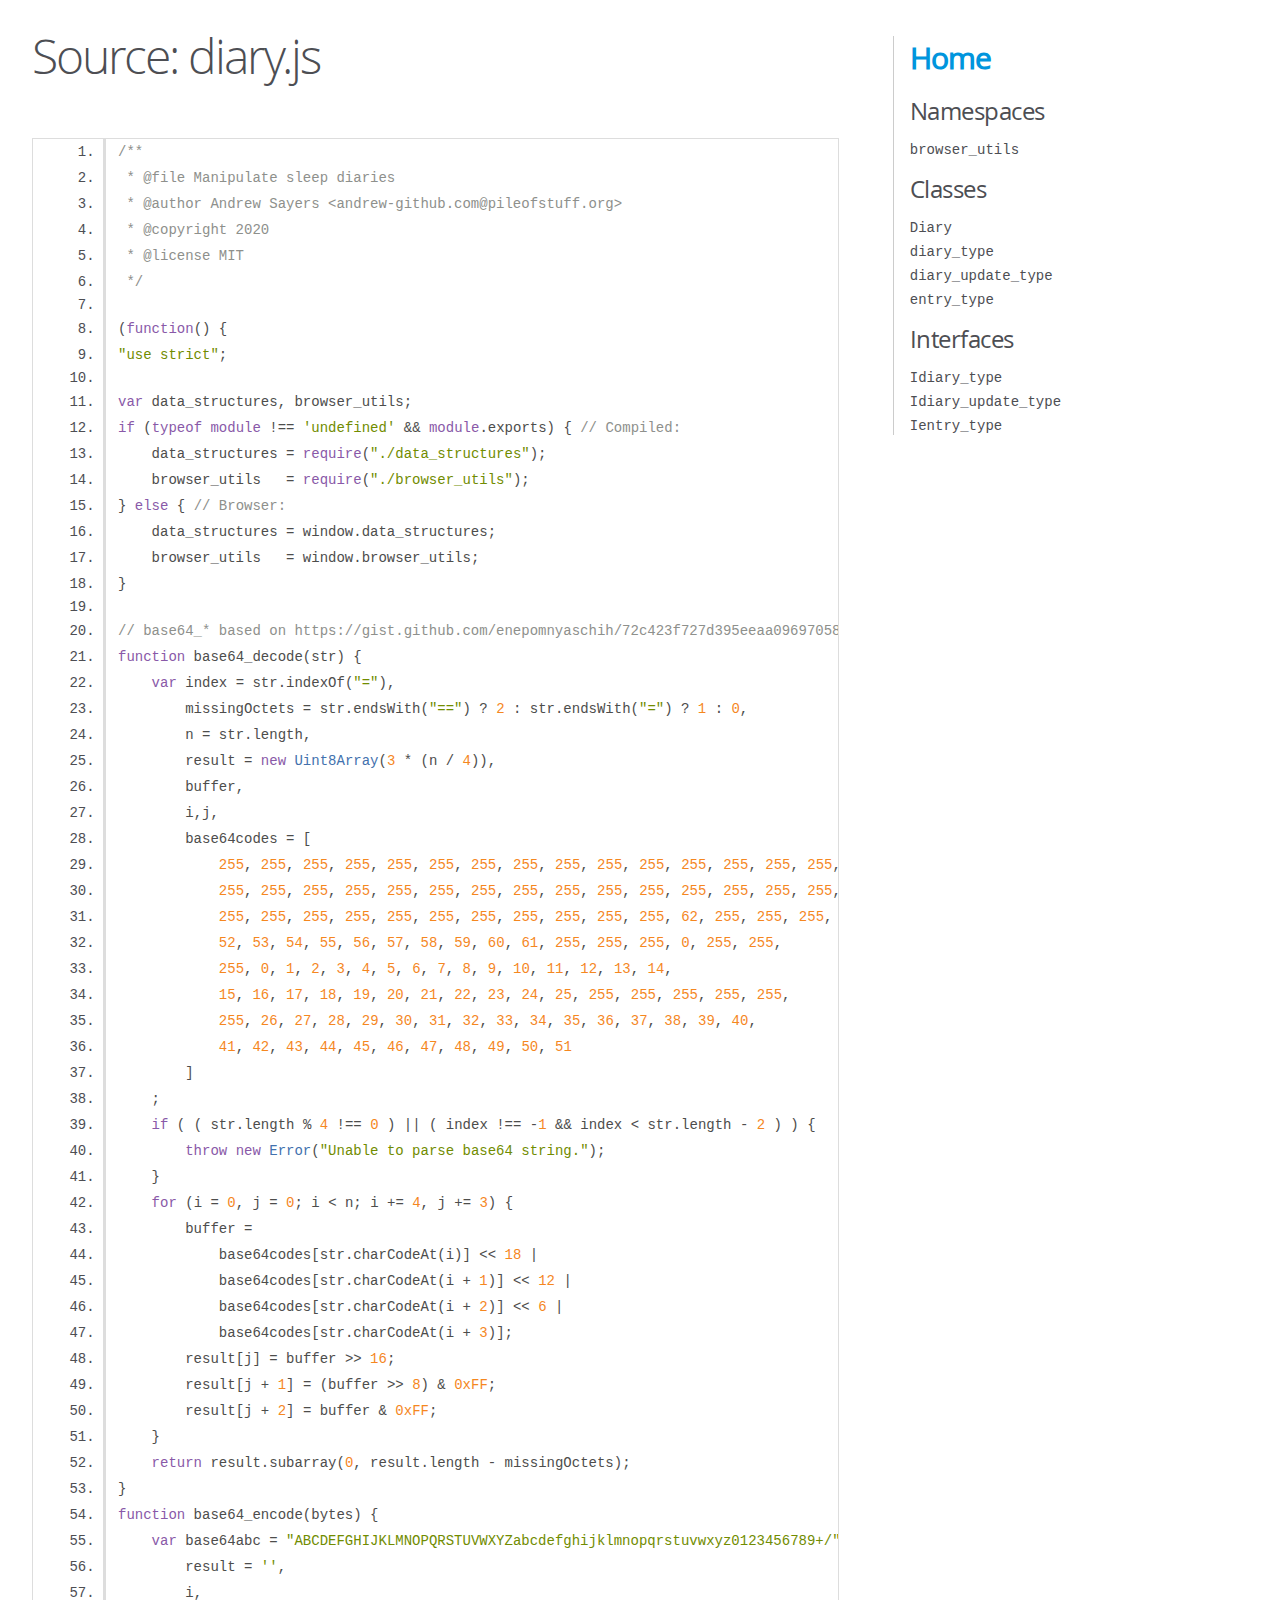
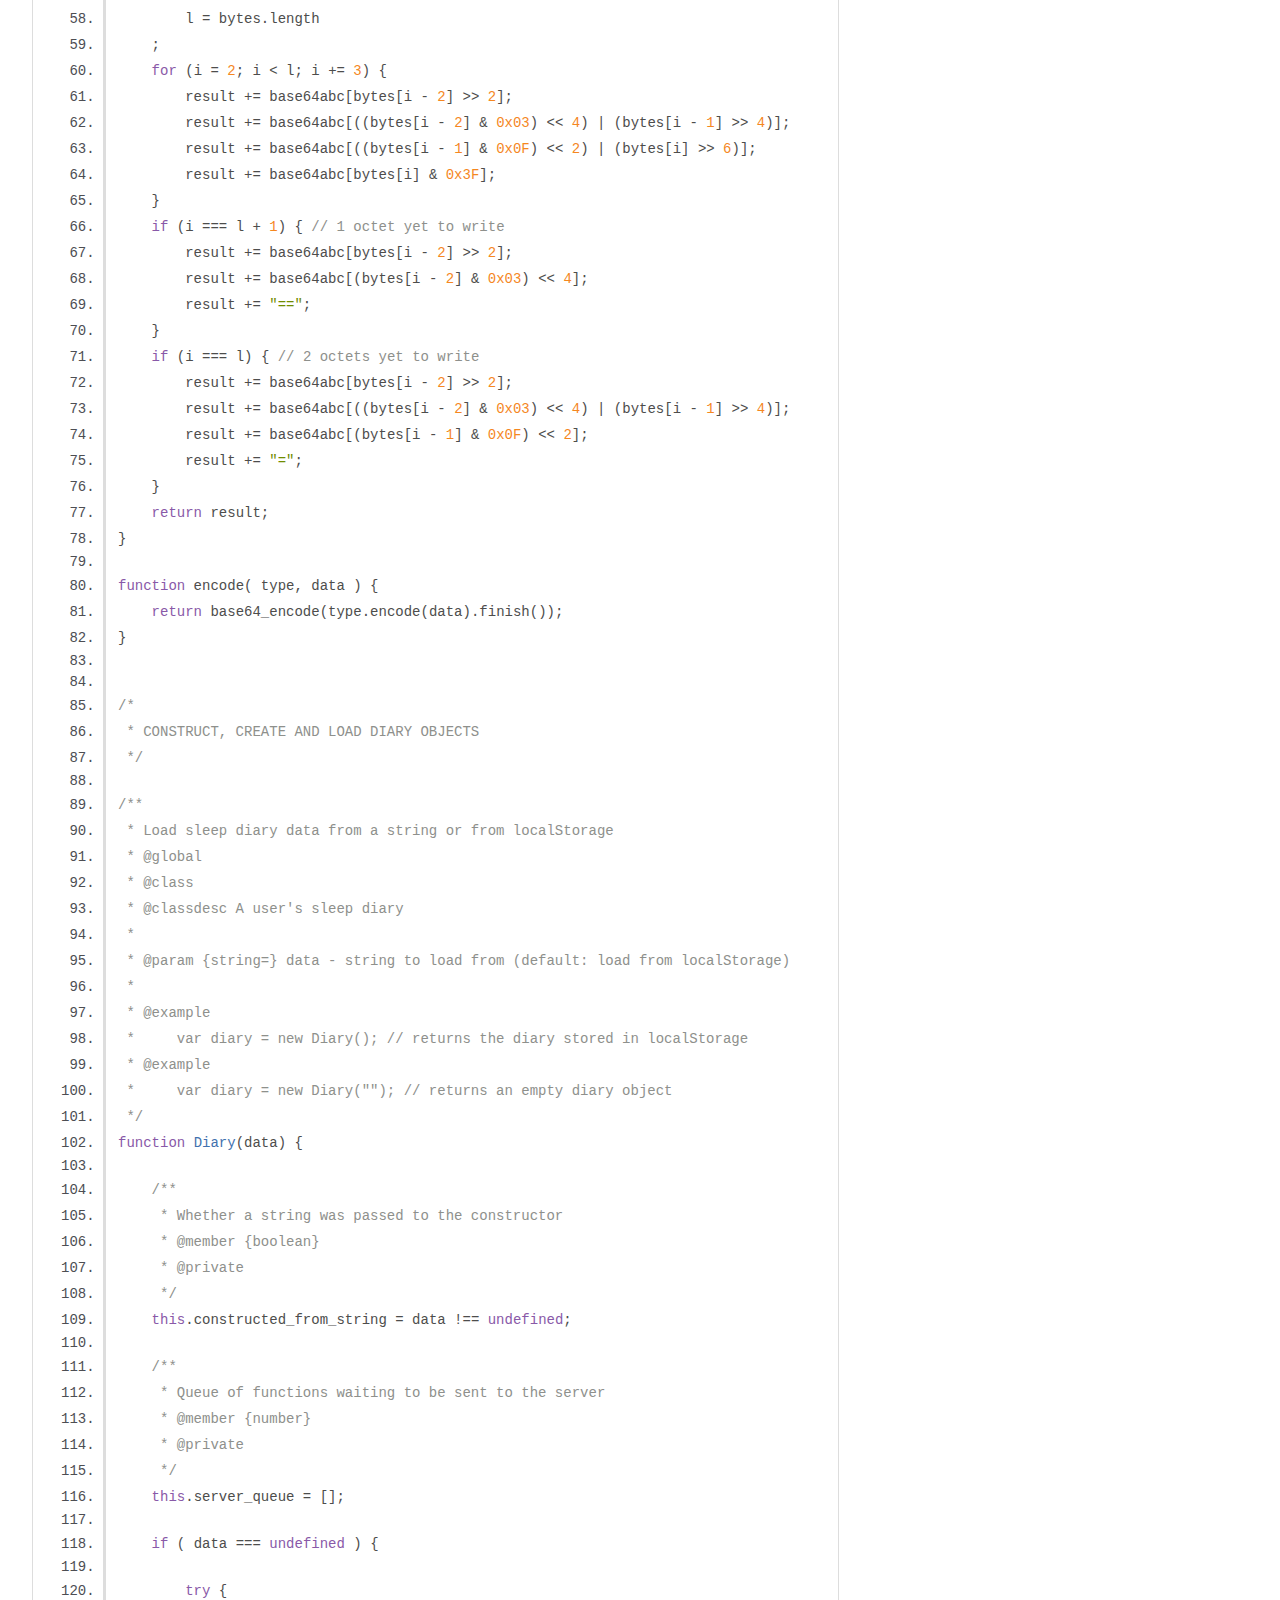
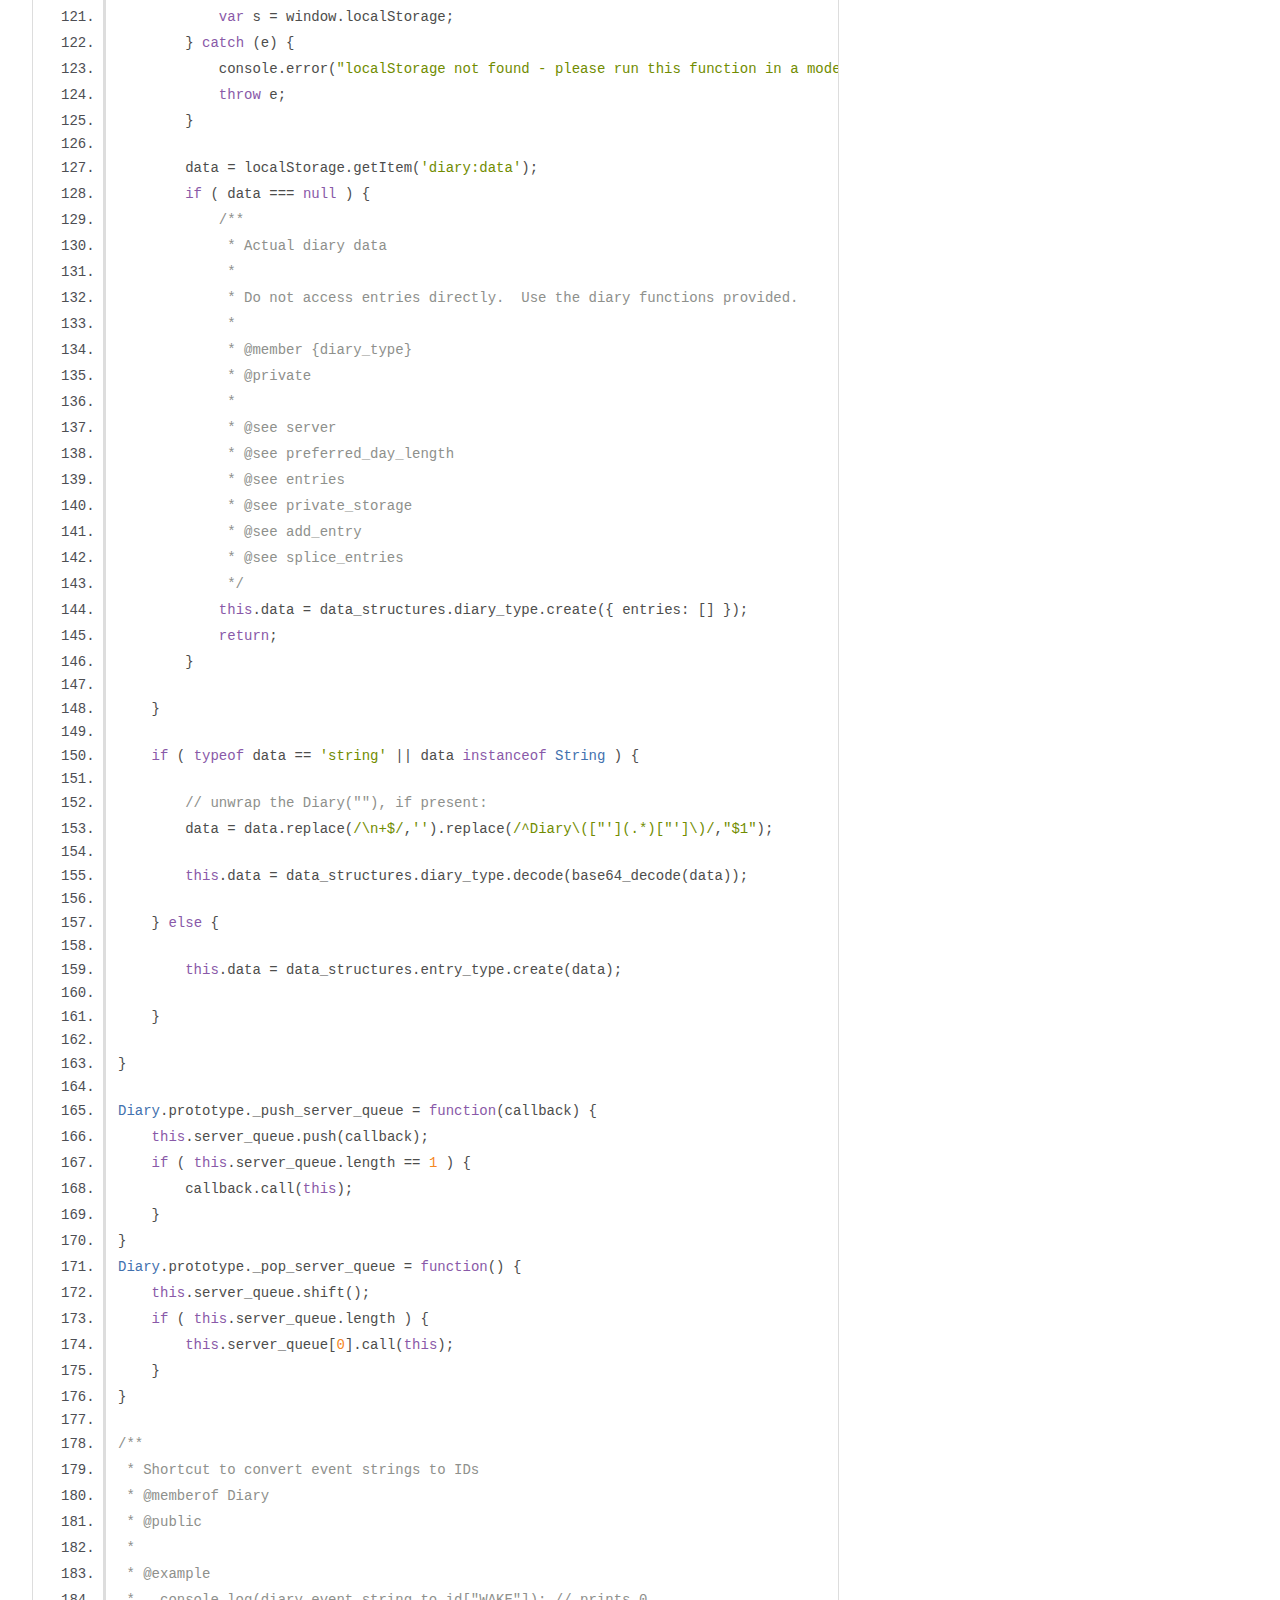
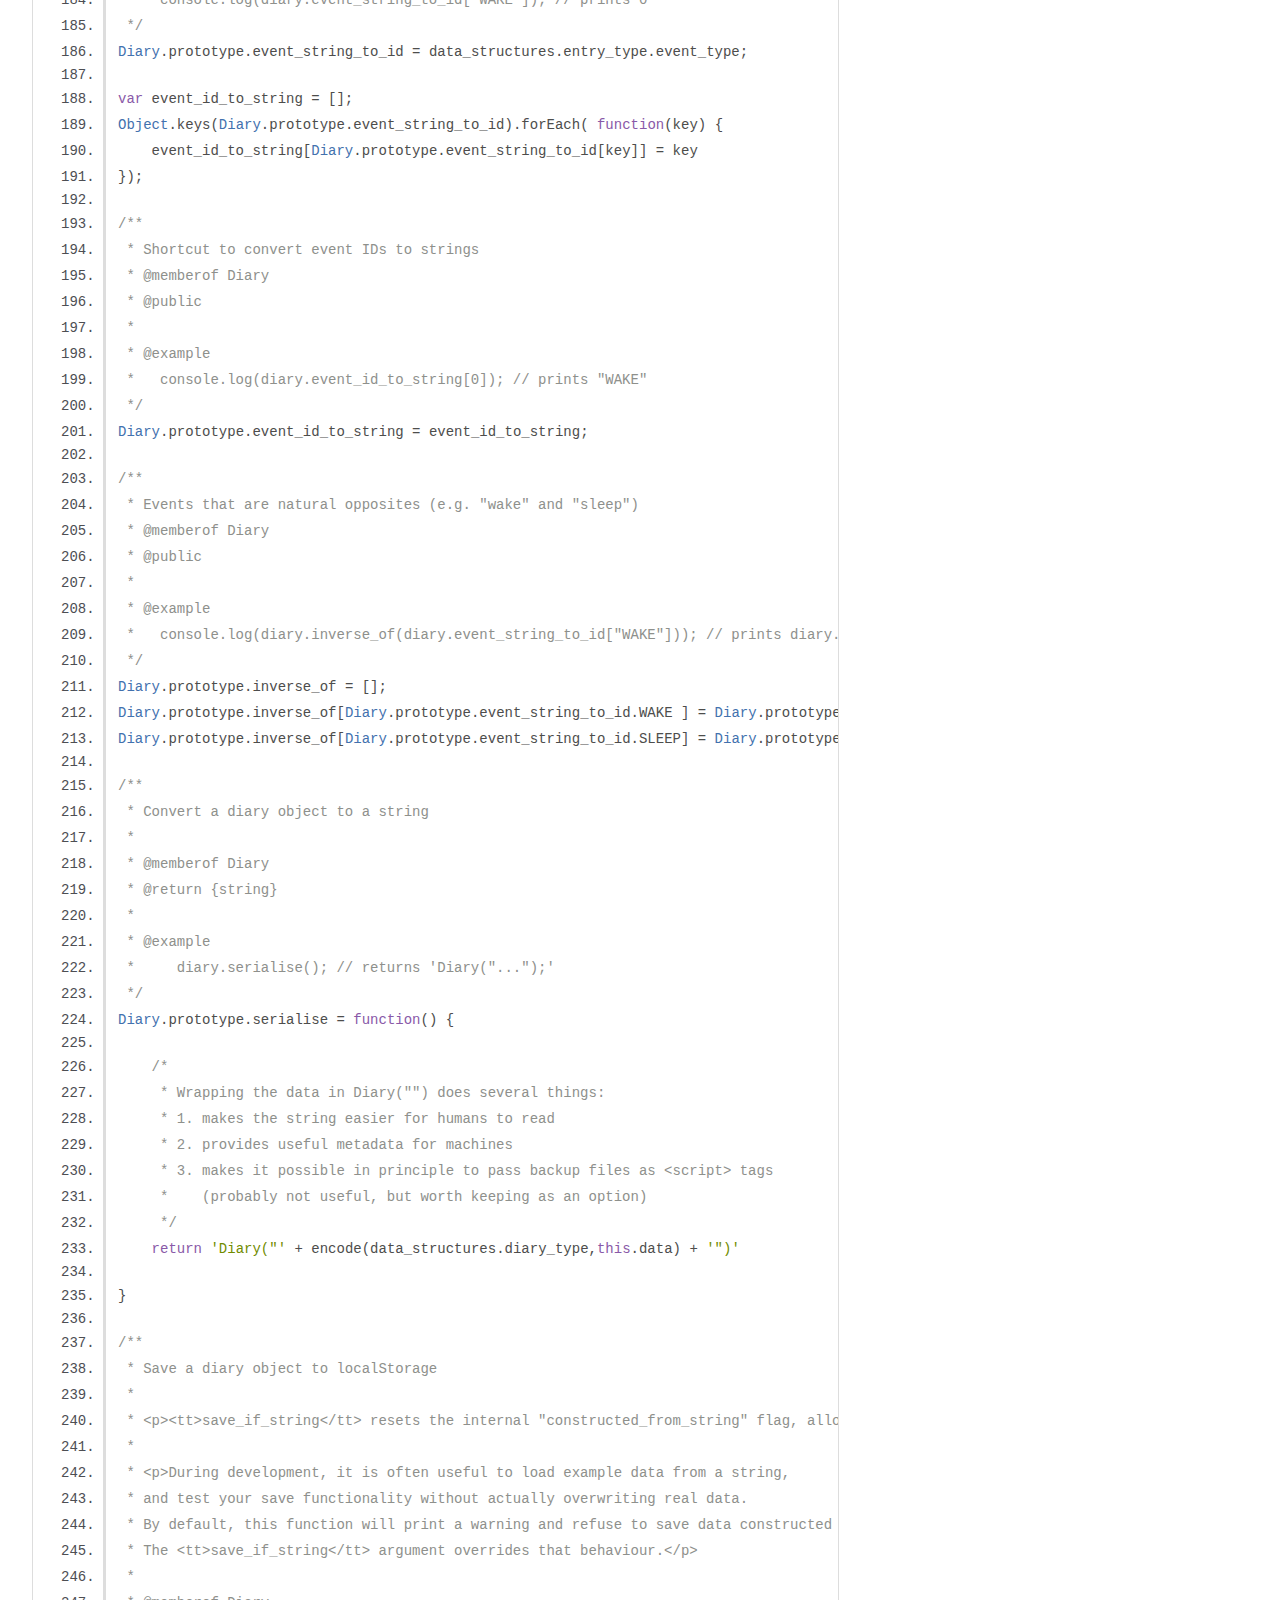
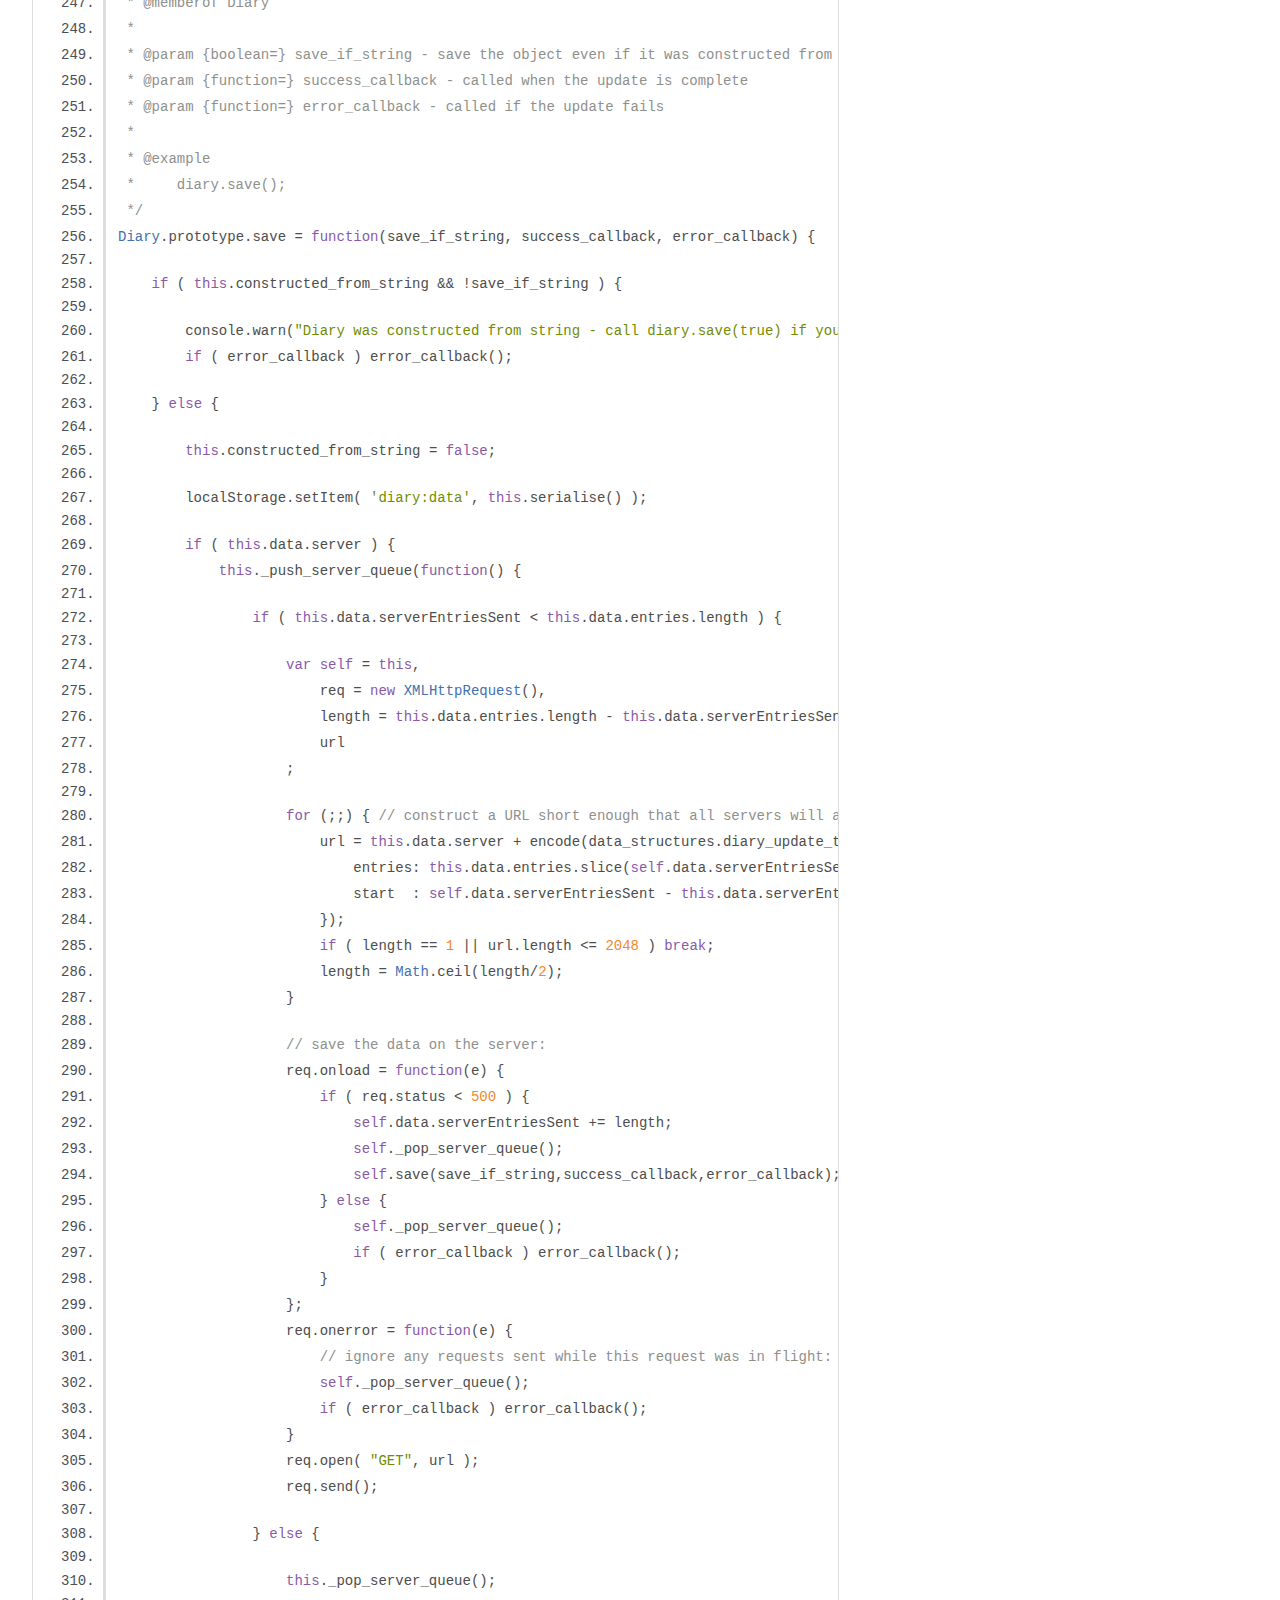
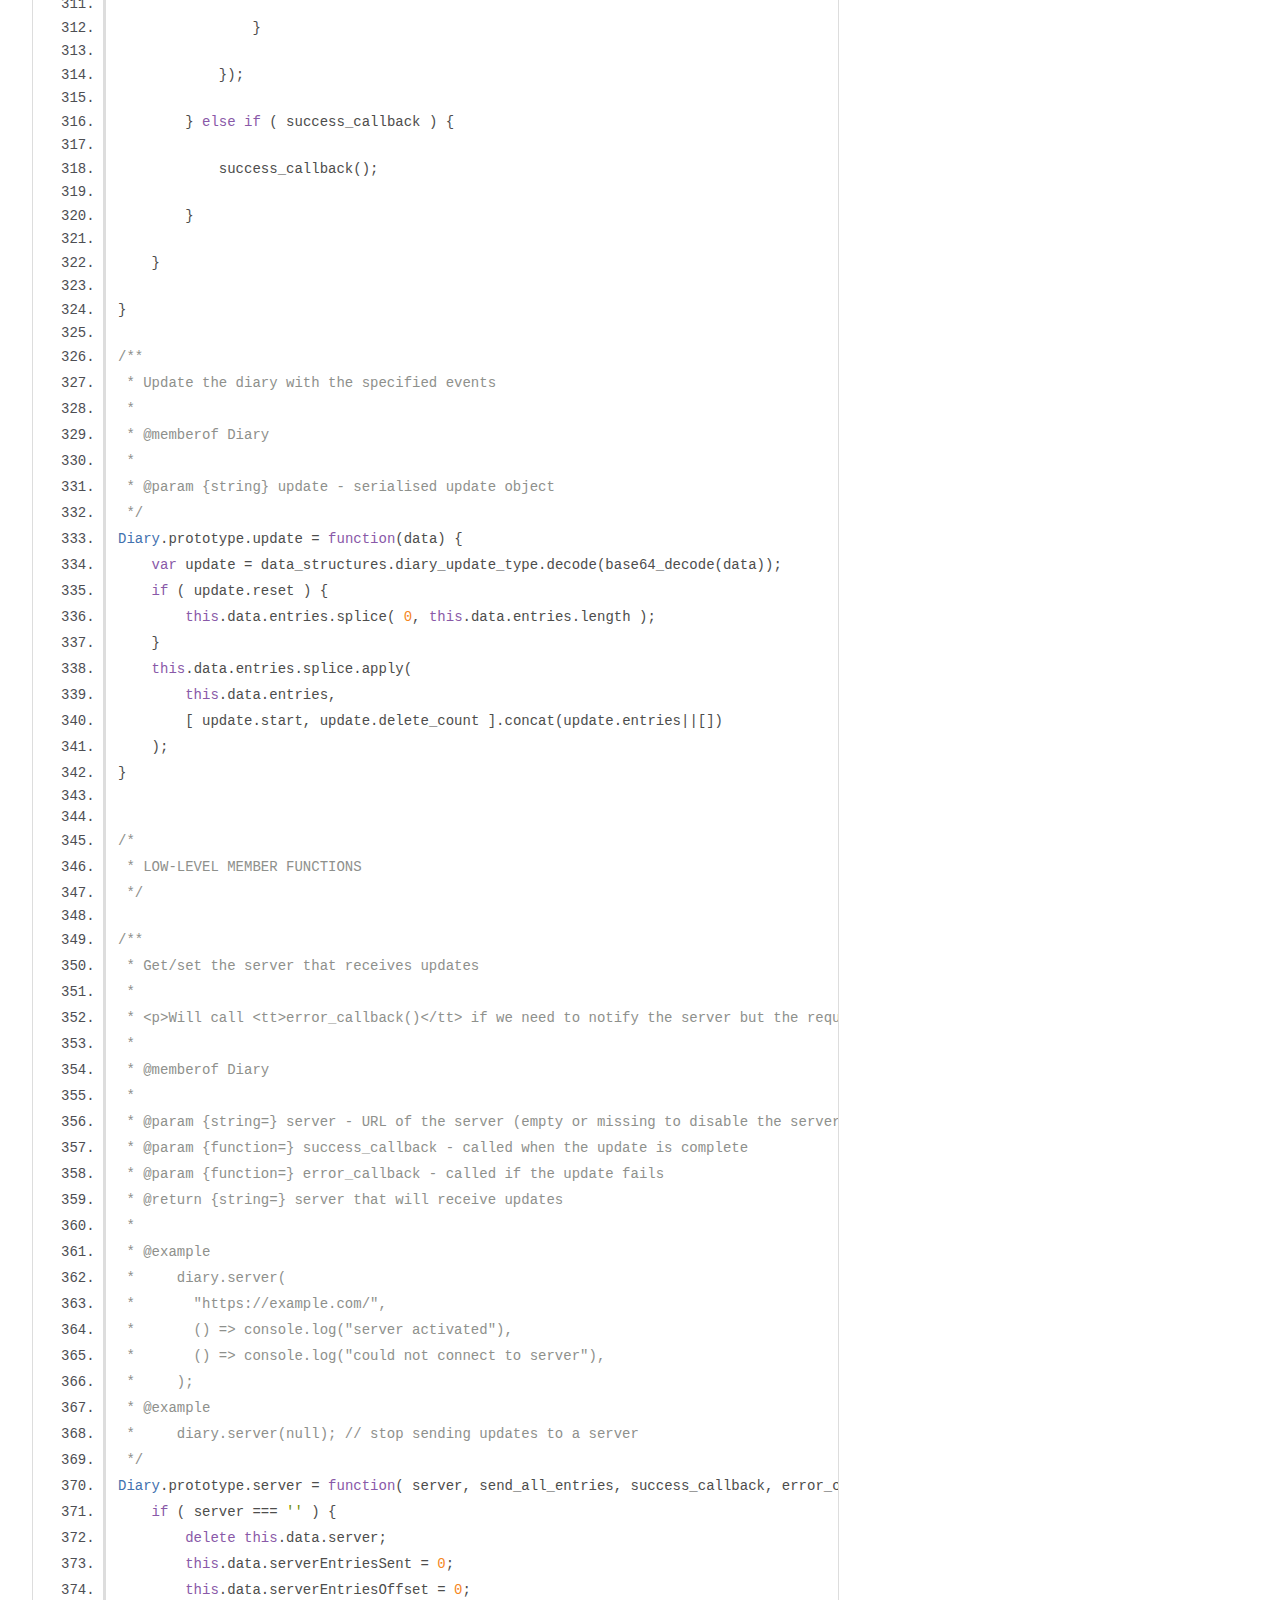
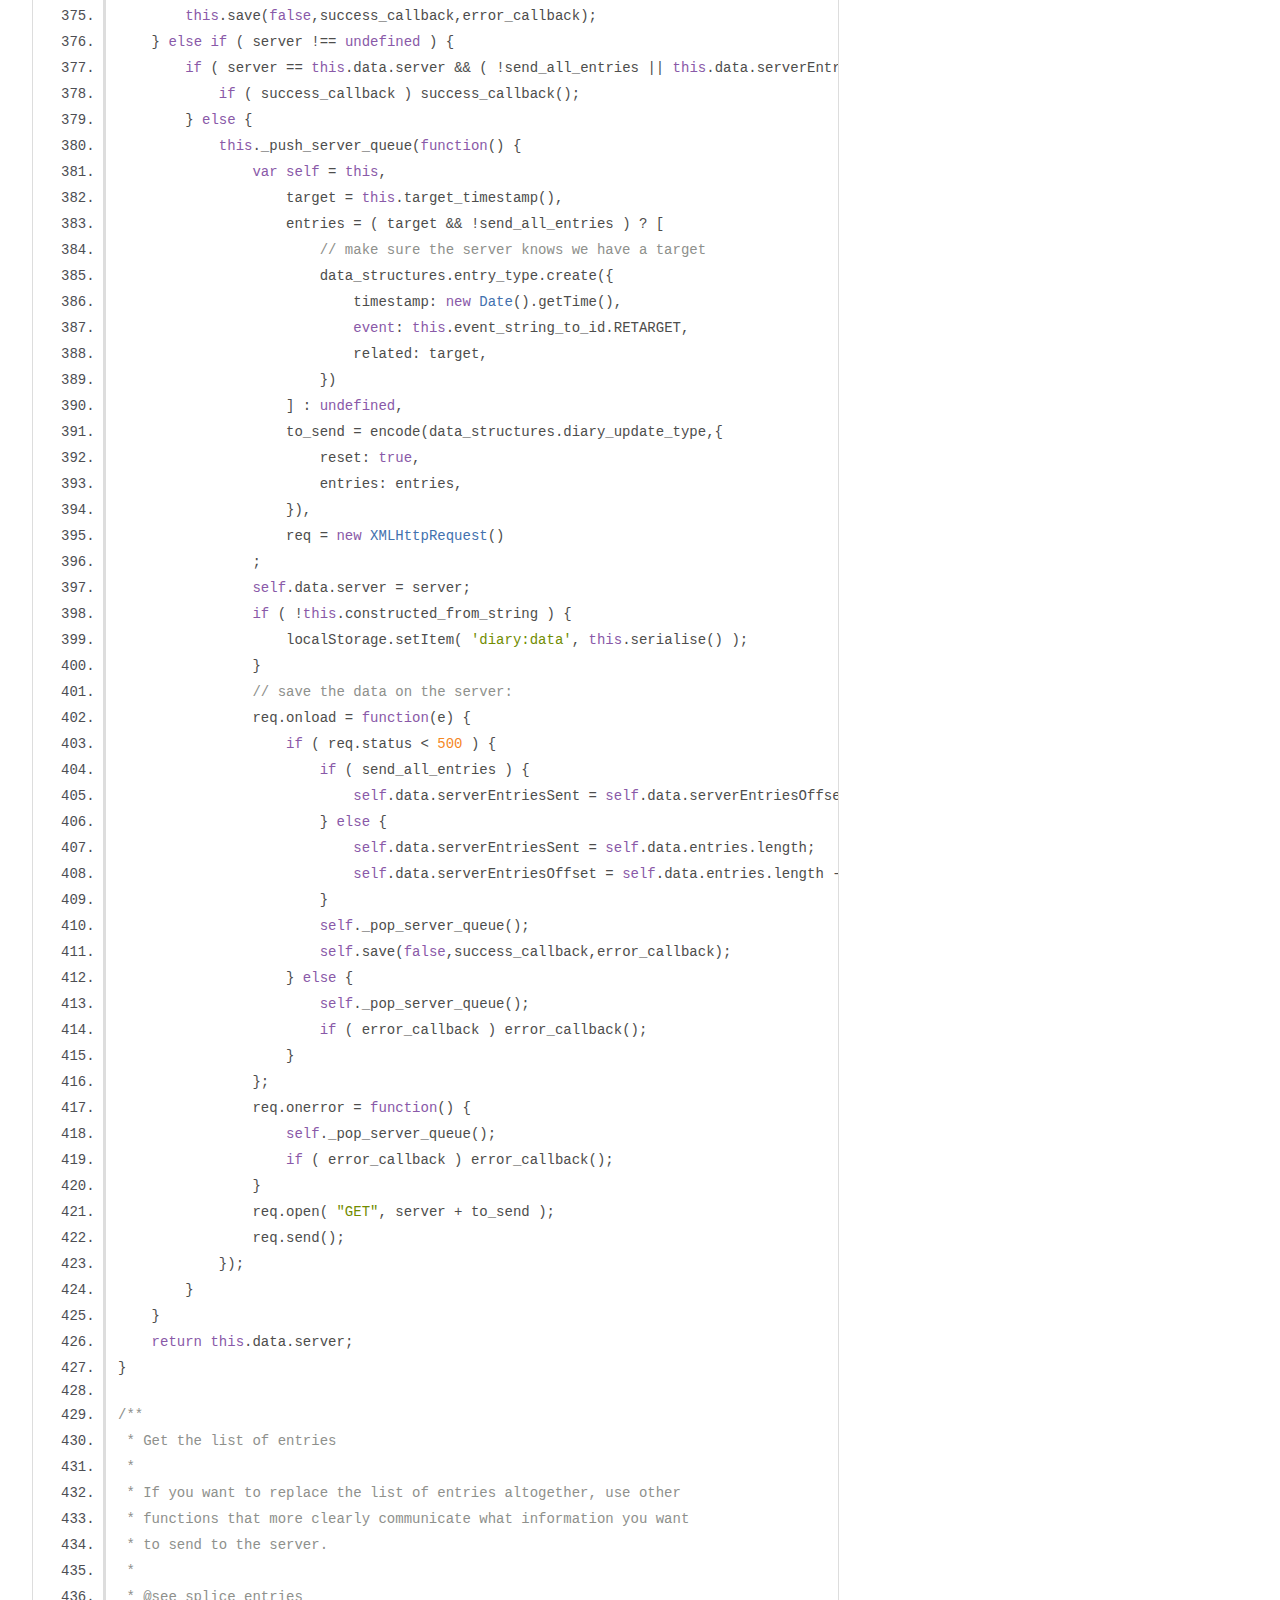
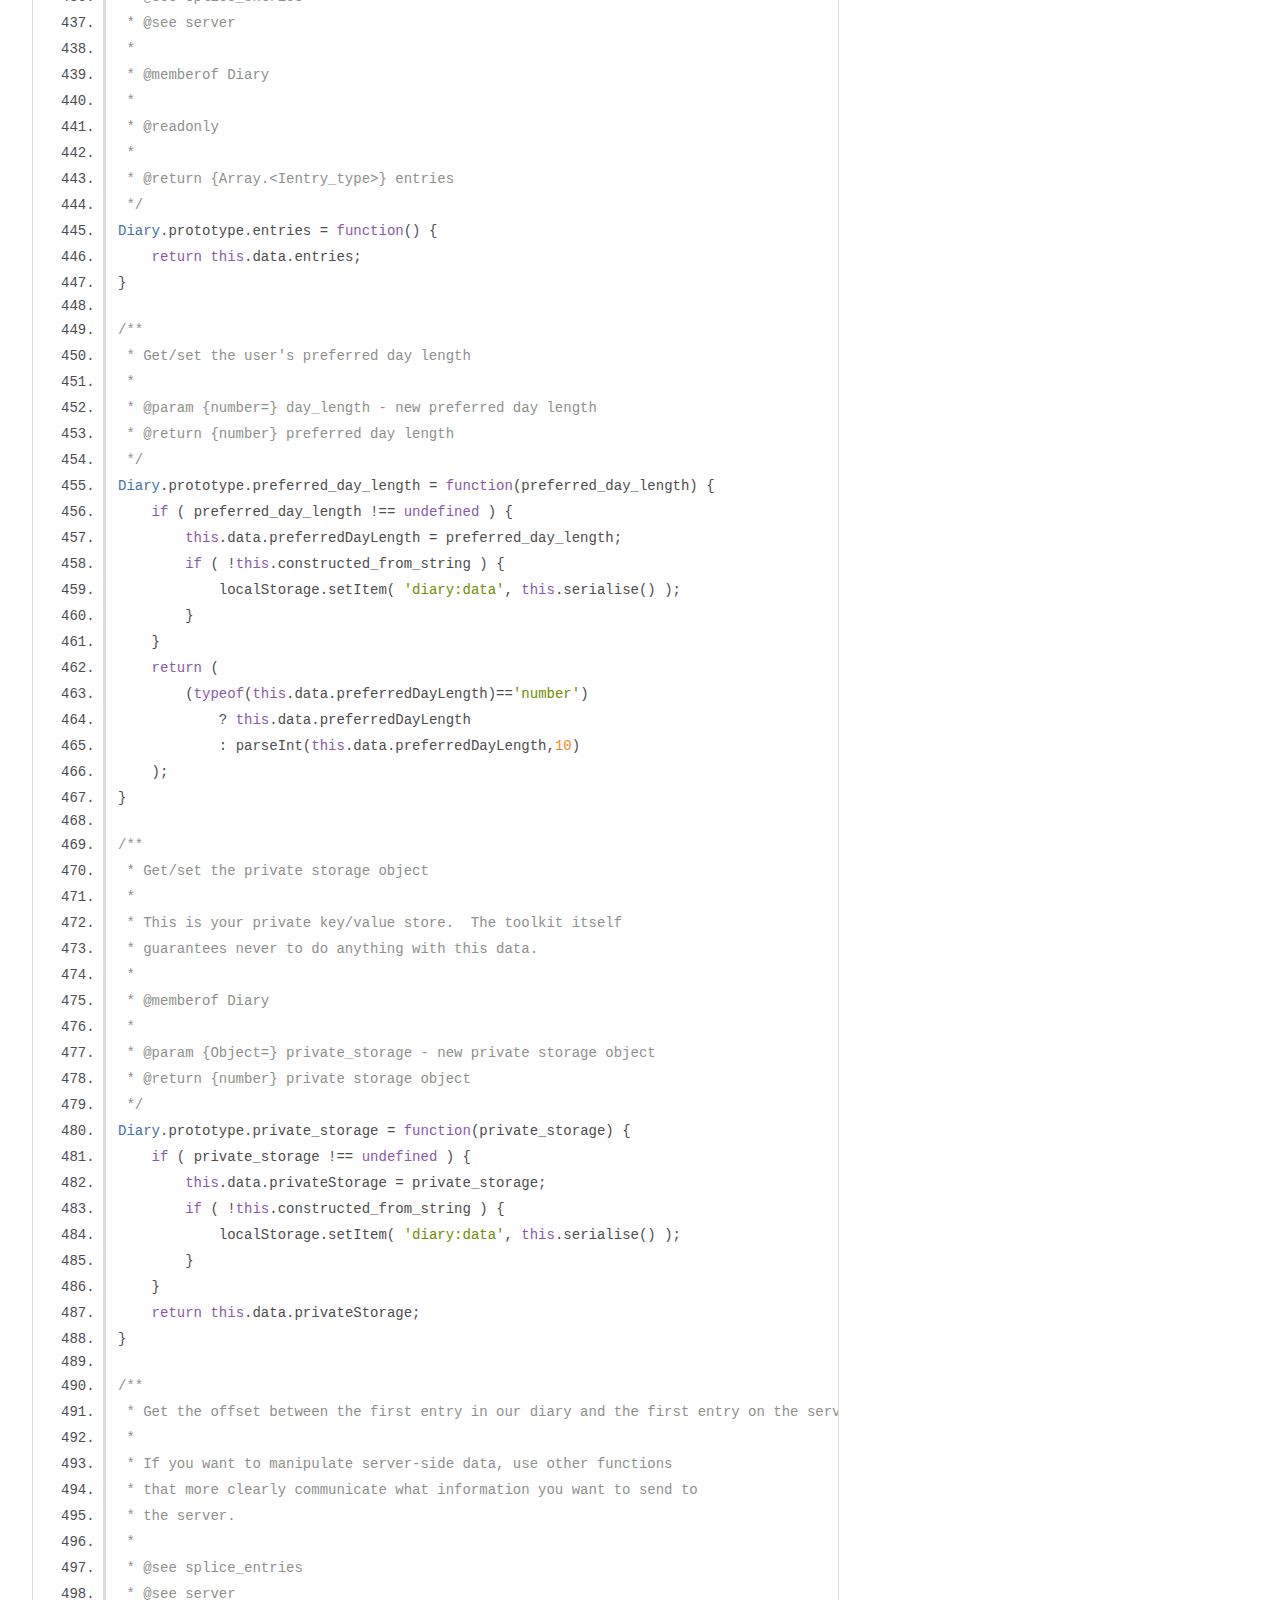
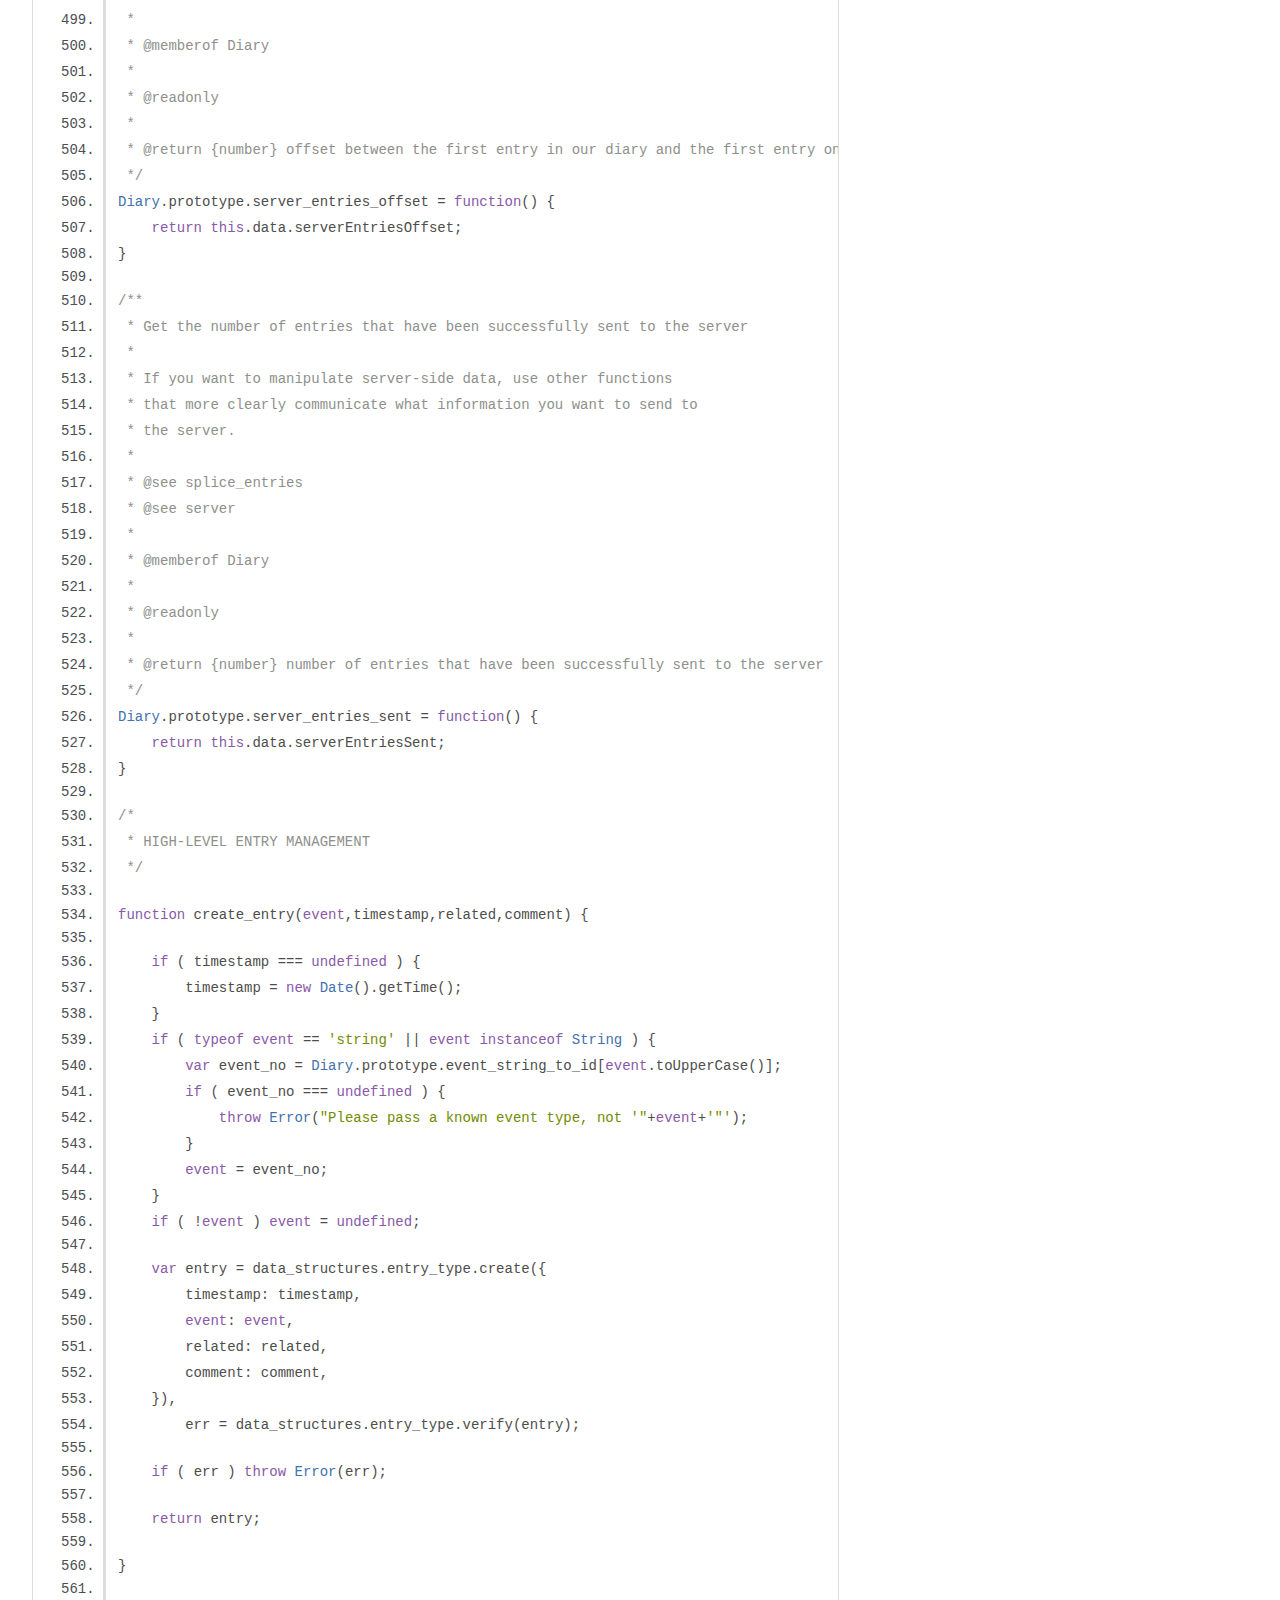
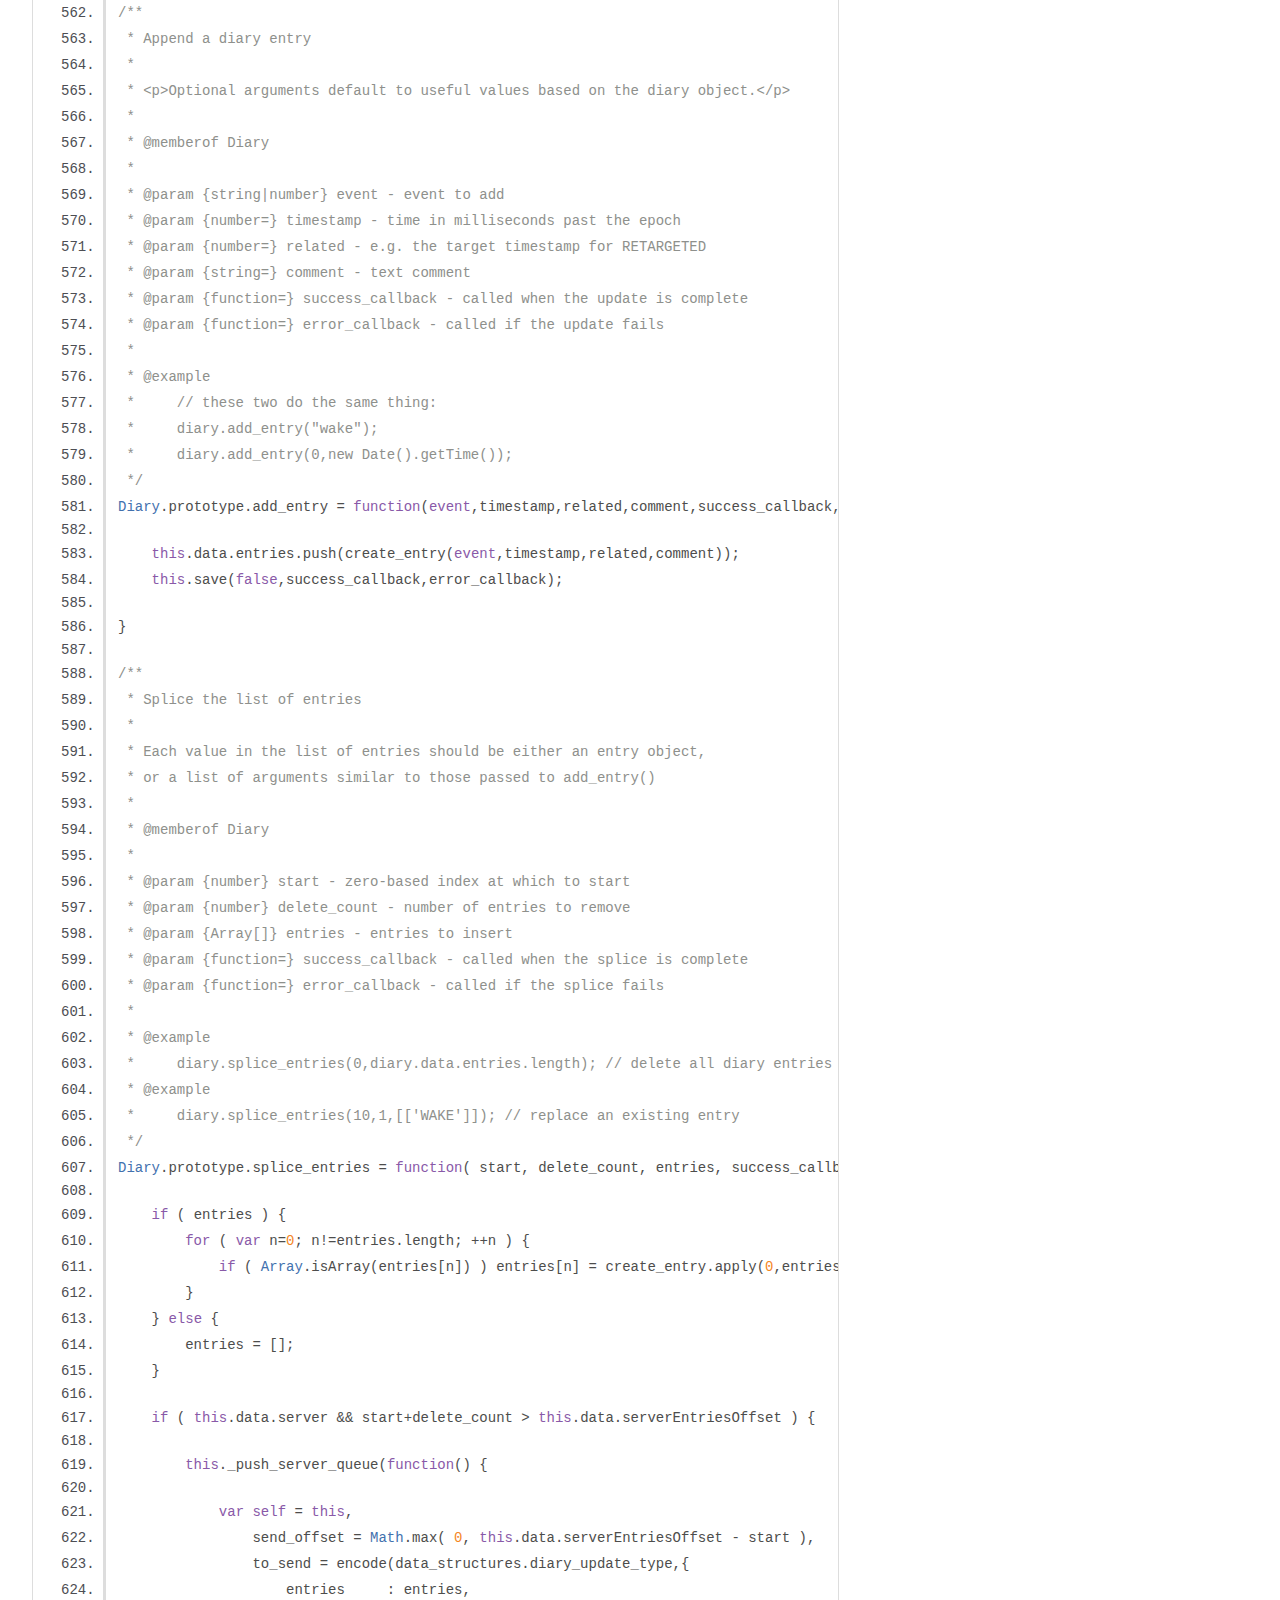
<file: diary.js.html>
<!DOCTYPE html>
<html lang="en">
<head>
    <meta charset="utf-8">
    <title>JSDoc: Source: diary.js</title>

    <script src="scripts/prettify/prettify.js"> </script>
    <script src="scripts/prettify/lang-css.js"> </script>
    <!--[if lt IE 9]>
      <script src="//html5shiv.googlecode.com/svn/trunk/html5.js"></script>
    <![endif]-->
    <link type="text/css" rel="stylesheet" href="styles/prettify-tomorrow.css">
    <link type="text/css" rel="stylesheet" href="styles/jsdoc-default.css">
</head>

<body>

<div id="main">

    <h1 class="page-title">Source: diary.js</h1>

    



    
    <section>
        <article>
            <pre class="prettyprint source linenums"><code>/**
 * @file Manipulate sleep diaries
 * @author Andrew Sayers &lt;andrew-github.com@pileofstuff.org>
 * @copyright 2020
 * @license MIT
 */

(function() {
"use strict";

var data_structures, browser_utils;
if (typeof module !== 'undefined' &amp;&amp; module.exports) { // Compiled:
    data_structures = require("./data_structures");
    browser_utils   = require("./browser_utils");
} else { // Browser:
    data_structures = window.data_structures;
    browser_utils   = window.browser_utils;
}

// base64_* based on https://gist.github.com/enepomnyaschih/72c423f727d395eeaa09697058238727:
function base64_decode(str) {
    var index = str.indexOf("="),
        missingOctets = str.endsWith("==") ? 2 : str.endsWith("=") ? 1 : 0,
	n = str.length,
	result = new Uint8Array(3 * (n / 4)),
	buffer,
        i,j,
        base64codes = [
	    255, 255, 255, 255, 255, 255, 255, 255, 255, 255, 255, 255, 255, 255, 255, 255,
	    255, 255, 255, 255, 255, 255, 255, 255, 255, 255, 255, 255, 255, 255, 255, 255,
	    255, 255, 255, 255, 255, 255, 255, 255, 255, 255, 255, 62, 255, 255, 255, 63,
	    52, 53, 54, 55, 56, 57, 58, 59, 60, 61, 255, 255, 255, 0, 255, 255,
	    255, 0, 1, 2, 3, 4, 5, 6, 7, 8, 9, 10, 11, 12, 13, 14,
	    15, 16, 17, 18, 19, 20, 21, 22, 23, 24, 25, 255, 255, 255, 255, 255,
	    255, 26, 27, 28, 29, 30, 31, 32, 33, 34, 35, 36, 37, 38, 39, 40,
	    41, 42, 43, 44, 45, 46, 47, 48, 49, 50, 51
        ]
    ;
    if ( ( str.length % 4 !== 0 ) || ( index !== -1 &amp;&amp; index &lt; str.length - 2 ) ) {
	throw new Error("Unable to parse base64 string.");
    }
    for (i = 0, j = 0; i &lt; n; i += 4, j += 3) {
	buffer =
	    base64codes[str.charCodeAt(i)] &lt;&lt; 18 |
	    base64codes[str.charCodeAt(i + 1)] &lt;&lt; 12 |
	    base64codes[str.charCodeAt(i + 2)] &lt;&lt; 6 |
	    base64codes[str.charCodeAt(i + 3)];
	result[j] = buffer >> 16;
	result[j + 1] = (buffer >> 8) &amp; 0xFF;
	result[j + 2] = buffer &amp; 0xFF;
    }
    return result.subarray(0, result.length - missingOctets);
}
function base64_encode(bytes) {
    var base64abc = "ABCDEFGHIJKLMNOPQRSTUVWXYZabcdefghijklmnopqrstuvwxyz0123456789+/",
        result = '',
        i,
        l = bytes.length
    ;
    for (i = 2; i &lt; l; i += 3) {
	result += base64abc[bytes[i - 2] >> 2];
	result += base64abc[((bytes[i - 2] &amp; 0x03) &lt;&lt; 4) | (bytes[i - 1] >> 4)];
	result += base64abc[((bytes[i - 1] &amp; 0x0F) &lt;&lt; 2) | (bytes[i] >> 6)];
	result += base64abc[bytes[i] &amp; 0x3F];
    }
    if (i === l + 1) { // 1 octet yet to write
	result += base64abc[bytes[i - 2] >> 2];
	result += base64abc[(bytes[i - 2] &amp; 0x03) &lt;&lt; 4];
	result += "==";
    }
    if (i === l) { // 2 octets yet to write
	result += base64abc[bytes[i - 2] >> 2];
	result += base64abc[((bytes[i - 2] &amp; 0x03) &lt;&lt; 4) | (bytes[i - 1] >> 4)];
	result += base64abc[(bytes[i - 1] &amp; 0x0F) &lt;&lt; 2];
	result += "=";
    }
    return result;
}

function encode( type, data ) {
    return base64_encode(type.encode(data).finish());
}


/*
 * CONSTRUCT, CREATE AND LOAD DIARY OBJECTS
 */

/**
 * Load sleep diary data from a string or from localStorage
 * @global
 * @class
 * @classdesc A user's sleep diary
 *
 * @param {string=} data - string to load from (default: load from localStorage)
 *
 * @example
 *     var diary = new Diary(); // returns the diary stored in localStorage
 * @example
 *     var diary = new Diary(""); // returns an empty diary object
 */
function Diary(data) {

    /**
     * Whether a string was passed to the constructor
     * @member {boolean}
     * @private
     */
    this.constructed_from_string = data !== undefined;

    /**
     * Queue of functions waiting to be sent to the server
     * @member {number}
     * @private
     */
    this.server_queue = [];

    if ( data === undefined ) {

        try {
            var s = window.localStorage;
        } catch (e) {
            console.error("localStorage not found - please run this function in a modern web browser");
            throw e;
        }

        data = localStorage.getItem('diary:data');
        if ( data === null ) {
            /**
             * Actual diary data
             *
             * Do not access entries directly.  Use the diary functions provided.
             *
             * @member {diary_type}
             * @private
             *
             * @see server
             * @see preferred_day_length
             * @see entries
             * @see private_storage
             * @see add_entry
             * @see splice_entries
             */
            this.data = data_structures.diary_type.create({ entries: [] });
            return;
        }

    }

    if ( typeof data == 'string' || data instanceof String ) {

        // unwrap the Diary(""), if present:
        data = data.replace(/\n+$/,'').replace(/^Diary\(["'](.*)["']\)/,"$1");

        this.data = data_structures.diary_type.decode(base64_decode(data));

    } else {

        this.data = data_structures.entry_type.create(data);

    }

}

Diary.prototype._push_server_queue = function(callback) {
    this.server_queue.push(callback);
    if ( this.server_queue.length == 1 ) {
        callback.call(this);
    }
}
Diary.prototype._pop_server_queue = function() {
    this.server_queue.shift();
    if ( this.server_queue.length ) {
        this.server_queue[0].call(this);
    }
}

/**
 * Shortcut to convert event strings to IDs
 * @memberof Diary
 * @public
 *
 * @example
 *   console.log(diary.event_string_to_id["WAKE"]); // prints 0
 */
Diary.prototype.event_string_to_id = data_structures.entry_type.event_type;

var event_id_to_string = [];
Object.keys(Diary.prototype.event_string_to_id).forEach( function(key) {
    event_id_to_string[Diary.prototype.event_string_to_id[key]] = key
});

/**
 * Shortcut to convert event IDs to strings
 * @memberof Diary
 * @public
 *
 * @example
 *   console.log(diary.event_id_to_string[0]); // prints "WAKE"
 */
Diary.prototype.event_id_to_string = event_id_to_string;

/**
 * Events that are natural opposites (e.g. "wake" and "sleep")
 * @memberof Diary
 * @public
 *
 * @example
 *   console.log(diary.inverse_of(diary.event_string_to_id["WAKE"])); // prints diary.event_string_to_id["SLEEP"]
 */
Diary.prototype.inverse_of = [];
Diary.prototype.inverse_of[Diary.prototype.event_string_to_id.WAKE ] = Diary.prototype.event_string_to_id.SLEEP;
Diary.prototype.inverse_of[Diary.prototype.event_string_to_id.SLEEP] = Diary.prototype.event_string_to_id.WAKE ;

/**
 * Convert a diary object to a string
 *
 * @memberof Diary
 * @return {string}
 *
 * @example
 *     diary.serialise(); // returns 'Diary("...");'
 */
Diary.prototype.serialise = function() {

    /*
     * Wrapping the data in Diary("") does several things:
     * 1. makes the string easier for humans to read
     * 2. provides useful metadata for machines
     * 3. makes it possible in principle to pass backup files as &lt;script> tags
     *    (probably not useful, but worth keeping as an option)
     */
    return 'Diary("' + encode(data_structures.diary_type,this.data) + '")'

}

/**
 * Save a diary object to localStorage
 *
 * &lt;p>&lt;tt>save_if_string&lt;/tt> resets the internal "constructed_from_string" flag, allowing this diary to be saved.&lt;/p>
 *
 * &lt;p>During development, it is often useful to load example data from a string,
 * and test your save functionality without actually overwriting real data.
 * By default, this function will print a warning and refuse to save data constructed from a string.
 * The &lt;tt>save_if_string&lt;/tt> argument overrides that behaviour.&lt;/p>
 *
 * @memberof Diary
 *
 * @param {boolean=} save_if_string - save the object even if it was constructed from a string
 * @param {function=} success_callback - called when the update is complete
 * @param {function=} error_callback - called if the update fails
 *
 * @example
 *     diary.save();
 */
Diary.prototype.save = function(save_if_string, success_callback, error_callback) {

    if ( this.constructed_from_string &amp;&amp; !save_if_string ) {

        console.warn("Diary was constructed from string - call diary.save(true) if you really want to overwrite your site data");
        if ( error_callback ) error_callback();

    } else {

        this.constructed_from_string = false;

        localStorage.setItem( 'diary:data', this.serialise() );

        if ( this.data.server ) {
            this._push_server_queue(function() {

                if ( this.data.serverEntriesSent &lt; this.data.entries.length ) {

                    var self = this,
                        req = new XMLHttpRequest(),
                        length = this.data.entries.length - this.data.serverEntriesSent,
                        url
                    ;

                    for (;;) { // construct a URL short enough that all servers will accept it
                        url = this.data.server + encode(data_structures.diary_update_type,{
                            entries: this.data.entries.slice(self.data.serverEntriesSent,self.data.serverEntriesSent+length),
                            start  : self.data.serverEntriesSent - this.data.serverEntriesOffset,
                        });
                        if ( length == 1 || url.length &lt;= 2048 ) break;
                        length = Math.ceil(length/2);
                    }

                    // save the data on the server:
                    req.onload = function(e) {
                        if ( req.status &lt; 500 ) {
                            self.data.serverEntriesSent += length;
                            self._pop_server_queue();
                            self.save(save_if_string,success_callback,error_callback);
                        } else {
                            self._pop_server_queue();
                            if ( error_callback ) error_callback();
                        }
                    };
                    req.onerror = function(e) {
                        // ignore any requests sent while this request was in flight:
                        self._pop_server_queue();
                        if ( error_callback ) error_callback();
                    }
                    req.open( "GET", url );
                    req.send();

                } else {

                    this._pop_server_queue();

                }

            });

        } else if ( success_callback ) {

            success_callback();

        }

    }

}

/**
 * Update the diary with the specified events
 *
 * @memberof Diary
 *
 * @param {string} update - serialised update object
 */
Diary.prototype.update = function(data) {
    var update = data_structures.diary_update_type.decode(base64_decode(data));
    if ( update.reset ) {
        this.data.entries.splice( 0, this.data.entries.length );
    }
    this.data.entries.splice.apply(
        this.data.entries,
        [ update.start, update.delete_count ].concat(update.entries||[])
    );
}


/*
 * LOW-LEVEL MEMBER FUNCTIONS
 */

/**
 * Get/set the server that receives updates
 *
 * &lt;p>Will call &lt;tt>error_callback()&lt;/tt> if we need to notify the server but the request fails.&lt;/p>
 *
 * @memberof Diary
 *
 * @param {string=} server - URL of the server (empty or missing to disable the server)
 * @param {function=} success_callback - called when the update is complete
 * @param {function=} error_callback - called if the update fails
 * @return {string=} server that will receive updates
 *
 * @example
 *     diary.server(
 *       "https://example.com/",
 *       () => console.log("server activated"),
 *       () => console.log("could not connect to server"),
 *     );
 * @example
 *     diary.server(null); // stop sending updates to a server
 */
Diary.prototype.server = function( server, send_all_entries, success_callback, error_callback ) {
    if ( server === '' ) {
        delete this.data.server;
        this.data.serverEntriesSent = 0;
        this.data.serverEntriesOffset = 0;
        this.save(false,success_callback,error_callback);
    } else if ( server !== undefined ) {
        if ( server == this.data.server &amp;&amp; ( !send_all_entries || this.data.serverEntriesOffset == 0 ) ) {
            if ( success_callback ) success_callback();
        } else {
            this._push_server_queue(function() {
                var self = this,
                    target = this.target_timestamp(),
                    entries = ( target &amp;&amp; !send_all_entries ) ? [
                        // make sure the server knows we have a target
                        data_structures.entry_type.create({
                            timestamp: new Date().getTime(),
                            event: this.event_string_to_id.RETARGET,
                            related: target,
                        })
                    ] : undefined,
                    to_send = encode(data_structures.diary_update_type,{
                        reset: true,
                        entries: entries,
                    }),
                    req = new XMLHttpRequest()
                ;
                self.data.server = server;
                if ( !this.constructed_from_string ) {
                    localStorage.setItem( 'diary:data', this.serialise() );
                }
                // save the data on the server:
                req.onload = function(e) {
                    if ( req.status &lt; 500 ) {
                        if ( send_all_entries ) {
                            self.data.serverEntriesSent = self.data.serverEntriesOffset = 0;
                        } else {
                            self.data.serverEntriesSent = self.data.entries.length;
                            self.data.serverEntriesOffset = self.data.entries.length - (target?1:0);
                        }
                        self._pop_server_queue();
                        self.save(false,success_callback,error_callback);
                    } else {
                        self._pop_server_queue();
                        if ( error_callback ) error_callback();
                    }
                };
                req.onerror = function() {
                    self._pop_server_queue();
                    if ( error_callback ) error_callback();
                }
                req.open( "GET", server + to_send );
                req.send();
            });
        }
    }
    return this.data.server;
}

/**
 * Get the list of entries
 *
 * If you want to replace the list of entries altogether, use other
 * functions that more clearly communicate what information you want
 * to send to the server.
 *
 * @see splice_entries
 * @see server
 *
 * @memberof Diary
 *
 * @readonly
 *
 * @return {Array.&lt;Ientry_type>} entries
 */
Diary.prototype.entries = function() {
    return this.data.entries;
}

/**
 * Get/set the user's preferred day length
 *
 * @param {number=} day_length - new preferred day length
 * @return {number} preferred day length
 */
Diary.prototype.preferred_day_length = function(preferred_day_length) {
    if ( preferred_day_length !== undefined ) {
        this.data.preferredDayLength = preferred_day_length;
        if ( !this.constructed_from_string ) {
            localStorage.setItem( 'diary:data', this.serialise() );
        }
    }
    return (
        (typeof(this.data.preferredDayLength)=='number')
            ? this.data.preferredDayLength
            : parseInt(this.data.preferredDayLength,10)
    );
}

/**
 * Get/set the private storage object
 *
 * This is your private key/value store.  The toolkit itself
 * guarantees never to do anything with this data.
 *
 * @memberof Diary
 *
 * @param {Object=} private_storage - new private storage object
 * @return {number} private storage object
 */
Diary.prototype.private_storage = function(private_storage) {
    if ( private_storage !== undefined ) {
        this.data.privateStorage = private_storage;
        if ( !this.constructed_from_string ) {
            localStorage.setItem( 'diary:data', this.serialise() );
        }
    }
    return this.data.privateStorage;
}

/**
 * Get the offset between the first entry in our diary and the first entry on the server
 *
 * If you want to manipulate server-side data, use other functions
 * that more clearly communicate what information you want to send to
 * the server.
 *
 * @see splice_entries
 * @see server
 *
 * @memberof Diary
 *
 * @readonly
 *
 * @return {number} offset between the first entry in our diary and the first entry on the server
 */
Diary.prototype.server_entries_offset = function() {
    return this.data.serverEntriesOffset;
}

/**
 * Get the number of entries that have been successfully sent to the server
 *
 * If you want to manipulate server-side data, use other functions
 * that more clearly communicate what information you want to send to
 * the server.
 *
 * @see splice_entries
 * @see server
 *
 * @memberof Diary
 *
 * @readonly
 *
 * @return {number} number of entries that have been successfully sent to the server
 */
Diary.prototype.server_entries_sent = function() {
    return this.data.serverEntriesSent;
}

/*
 * HIGH-LEVEL ENTRY MANAGEMENT
 */

function create_entry(event,timestamp,related,comment) {

    if ( timestamp === undefined ) {
        timestamp = new Date().getTime();
    }
    if ( typeof event == 'string' || event instanceof String ) {
        var event_no = Diary.prototype.event_string_to_id[event.toUpperCase()];
        if ( event_no === undefined ) {
            throw Error("Please pass a known event type, not '"+event+'"');
        }
        event = event_no;
    }
    if ( !event ) event = undefined;

    var entry = data_structures.entry_type.create({
        timestamp: timestamp,
        event: event,
        related: related,
        comment: comment,
    }),
        err = data_structures.entry_type.verify(entry);

    if ( err ) throw Error(err);

    return entry;

}

/**
 * Append a diary entry
 *
 * &lt;p>Optional arguments default to useful values based on the diary object.&lt;/p>
 *
 * @memberof Diary
 *
 * @param {string|number} event - event to add
 * @param {number=} timestamp - time in milliseconds past the epoch
 * @param {number=} related - e.g. the target timestamp for RETARGETED
 * @param {string=} comment - text comment
 * @param {function=} success_callback - called when the update is complete
 * @param {function=} error_callback - called if the update fails
 *
 * @example
 *     // these two do the same thing:
 *     diary.add_entry("wake");
 *     diary.add_entry(0,new Date().getTime());
 */
Diary.prototype.add_entry = function(event,timestamp,related,comment,success_callback,error_callback) {

    this.data.entries.push(create_entry(event,timestamp,related,comment));
    this.save(false,success_callback,error_callback);

}

/**
 * Splice the list of entries
 *
 * Each value in the list of entries should be either an entry object,
 * or a list of arguments similar to those passed to add_entry()
 *
 * @memberof Diary
 *
 * @param {number} start - zero-based index at which to start
 * @param {number} delete_count - number of entries to remove
 * @param {Array[]} entries - entries to insert
 * @param {function=} success_callback - called when the splice is complete
 * @param {function=} error_callback - called if the splice fails
 *
 * @example
 *     diary.splice_entries(0,diary.data.entries.length); // delete all diary entries
 * @example
 *     diary.splice_entries(10,1,[['WAKE']]); // replace an existing entry
 */
Diary.prototype.splice_entries = function( start, delete_count, entries, success_callback, error_callback) {

    if ( entries ) {
        for ( var n=0; n!=entries.length; ++n ) {
            if ( Array.isArray(entries[n]) ) entries[n] = create_entry.apply(0,entries[n]);
        }
    } else {
        entries = [];
    }

    if ( this.data.server &amp;&amp; start+delete_count > this.data.serverEntriesOffset ) {

        this._push_server_queue(function() {

            var self = this,
                send_offset = Math.max( 0, this.data.serverEntriesOffset - start ),
                to_send = encode(data_structures.diary_update_type,{
                    entries     : entries,
                    start       : start - this.data.serverEntriesOffset + send_offset,
                    delete_count: Math.max( 0, delete_count - send_offset ),
                }),
                req = new XMLHttpRequest()
            ;
            // save the data on the server:
            req.onload = function(e) {
                if ( req.status &lt; 500 ) {
                    self.data.entries.splice.apply(
                        self.data.entries,
                        [ start, delete_count ].concat(entries)
                    );
                    if ( self.data.serverEntriesSent &lt; start+delete_count ) self.data.serverEntriesSent = start+delete_count;
                    self._pop_server_queue();
                    self.save(false,success_callback,error_callback);
                } else {
                    self._pop_server_queue();
                    if ( error_callback ) error_callback();
                }
            };
            req.onerror = function() {
                self._pop_server_queue();
                if ( error_callback ) error_callback();
            };
            req.open( "GET", this.data.server + to_send );
            req.send();

        });

    } else {

        this.data.entries.splice.apply(
            this.data.entries,
            [ start, delete_count ].concat(entries)
        );
        this.save(false,success_callback,error_callback);

    }

}


/*
 * COMPUTED INFORMATION
 */


/**
 * Calculate sleep/wake periods
 *
 * &lt;p>This function tries to account for common data entry issues.
 * For example, if a user normally has a 25 hour day, but appears to
 * have occasional 50 hour days, we assume they just forget to press
 * the button sometimes.&lt;/p>
 *
 * &lt;p>This function also needs to balance the needs of two user
 * groups.  New users may start adding events before they register a
 * sleep or wake event, then expect to see graphs update based on that
 * data.  Whereas long-time users may find that early data causes
 * problems with their analyses.  We delete those early events once
 * the list of sleep/wake events is long enough that we don't expect
 * them to care any more.&lt;/p>
 *
 * &lt;p>This function estimates the current "day number" associated with
 * each sleep/wake period.  This number may be useful for creating
 * graphs, but should not be relied upon for statistics.  For example,
 * people with polyphasic sleep might not have a meaningful concept of
 * days.  Day numbers usually increase by one at a time, but can
 * increase by two at a time if the user appears to have forgotten to
 * log sleep/wake events for a while.&lt;/p>
 *
 * &lt;p>This function provides summary statistics for user's whole days,
 * and for the primary sleep period in each day.  Because real-world
 * data tends to be quite messy, the function provides several related
 * values:&lt;/p>
 *
 * &lt;ul>
 *  &lt;li>The &lt;tt>recommended_average&lt;/tt> is the best guess at what the
 *      user would intuitively consider the average.  The exact
 *      calculation is chosen from the list below, and may change in
 *      future.  It is currently the &lt;tt>trimmed_mean&lt;/tt>.  If you
 *      don't have any specific requirements, you should use this and
 *      ignore the others.&lt;/li>
 *  &lt;li>The &lt;tt>mean&lt;/tt> and &lt;tt>standard_deviation&lt;/tt> are
 *      traditional summary statistics, but are not recommended
 *      because real-world data tends to skew these values higher than
 *      one would expect.&lt;/li>
 *  &lt;li>The &lt;tt>trimmed_mean&lt;/tt> and &lt;tt>trimmed_standard_deviation&lt;/tt>
 *      produce more robust values in cases like ours, because they
 *      ignore the highest and lowest few records.
 *  &lt;li>The &lt;tt>median&lt;/tt> and &lt;tt>interquartile_range&lt;/tt> produce
 *      more robust results, but tend to be less representative when
 *      there are only a few outliers in the data.
 * &lt;/ul>
 *
 * @memberof Diary
 *
 * @param {number=} minimum_date - only return periods that start at or after this date
 *
 * @return {Object[]} list of sleep/wake periods
 *
 * @example
 *     diary.sleep_wake_periods(); // returns something like the following:
 *     {
 *       records: [
 *         {
 *           // status is "awake" or "asleep" - two events with the same status can occur if the user forgot to log some data:
 *           status: "awake",
 *           // start and end time (in seconds past the Unix epoch), estimated if the user forgot to log some data:
 *           start_time: 12345678,
 *           end_time: 23456789,
 *           // raw diary entries for the start/end time, or null if the user forgot to log some data:
 *           start_entry: { ... },
 *           end_entry: { ... },
 *           // other diary entries that occurred during this period:
 *           mid_entries: { ... },
 *           // estimated duration of this period (see above):
 *           day_number: 1,
 *           // true if the current day number is greater than the previous period's day number:
 *           start_of_new_day: true,
 *           // target wake time, as of the end of this period
 *           target: ...,
 *           // this is set if it looks like the user forgot to log some data:
 *           missing_event_after: true
 *         },
 *         ...
 *       ],
 *       day_summary: {
 *         // number of milliseconds in the average biological day:
 *         trimmed_mean: 12345,
 *         // a day is usually within this many milliseconds of the mean:
 *         trimmed_standard_deviation: 12.34,
 *         // duration of each day, or undefined if the user forgot to log some data:
 *         records: [ 12344, undefined, 12346, ... ],
 *       },
 *       sleep_summary: {
 *         // number of milliseconds in the average primary sleep:
 *         trimmed_mean: 12345,
 *         // a primary sleep is usually within this many milliseconds of the mean:
 *         trimmed_standard_deviation: 12.34,
 *         // duration of each primary sleep, or undefined if the user forgot to log some data:
 *         records: [ 1233, undefined, 1235, ... ],
 *       },
 *
 */
Diary.prototype.sleep_wake_periods = function(minimum_date) {

    var one_hour = 60*60*1000, // constant value added for readability

        /*
         * We assume that some fraction of days are outliers (e.g. a long
         * supplementary sleep that got counted as a main sleep, or a pair
         * of days accidentally recorded as a single day).
         *
         * Trimming a certain percentage of days should solve that problem
         * for most people.
         */
        trim_amount = 8/10,

        /*
         * Users will occasionally press a button twice, or will press
         * the wrong button and cancel it by pressing another button.
         *
         * If the user presses the button several times within this
         * amount of time, we assume it was just a misclick.
         */
        dupe_duration = 30000,

        /*
         * A user is considered a long-time user once they have
         * generated more than this many sleep/wake periods.
         */
        maximum_new_user_length = 14,

        /*
         * If we see adjacent "sleep" and "wake" events, we normally
         * assume they're related.  But it could just be the user
         * forgot to press the sleep/wake button some times in
         * between.
         *
         * We assume two events are unrelated if they are farther
         * apart than the following values.
         */
        maximum_sleep_duration = 15*one_hour,
        maximum_wake_duration = 30*one_hour,

        /*
         * We calculate day numbers by looking for "wake" events
         * at least this far apart.  We calculate skipped days
         * by looking for "wake" events at least twice as far
         * apart as this
         */
        minimum_day_duration = 20*one_hour,

        self = this,

        records = [{
            status: "awake",
            start_entry: null,
            end_entry: null,
            mid_entries: [],
            target: 0,
        }],

        /*
         * Remove entries that look like accidental extra clicks
         */
        dupe_timestamp = NaN,
        dupe_event = NaN,

        day_start = 0,
        day_number = 0,

        day_durations = [],
        sleep_durations = [],
        day_summary,
        sleep_summary,

        timestamp
    ;

    this.data.entries

        // remove duplicate entries
        .slice(0).sort(function(a,b) { return b.timestamp - a.timestamp })
        .filter(function(entry) {
            var ret = (
                entry.timestamp &lt; dupe_timestamp ||
                ( entry.event != dupe_event &amp;&amp; self.inverse_of[entry.event] != dupe_event )
            );
            dupe_timestamp = entry.timestamp - dupe_duration;
            dupe_event = entry.event;
            return ret;
        })

        // build the initial sleep-wake cycle:
        .reverse()
        .forEach(function(entry) {
            /*
             * NodeJS treats the time as an object of type "Long":
             */
            timestamp
                = (typeof(entry.timestamp)=='number')
                ? entry.timestamp
                : parseInt(entry.timestamp,10)
            ;
            if ( timestamp >= (minimum_date||0) ) {
                if ( entry.event == self.event_string_to_id.WAKE ) {
                    records.push({
                        status: "awake",
                        start_time: timestamp,
                        start_entry: entry,
                        end_entry: null,
                        mid_entries: [],
                        target: records[records.length-1].target,
                    });
                } else if ( entry.event == self.event_string_to_id.SLEEP ) {
                    records.push({
                        status: "asleep",
                        start_time: timestamp,
                        start_entry: entry,
                        end_entry: null,
                        mid_entries: [],
                        target: records[records.length-1].target,
                    });
                } else {
                    if ( entry.event == self.event_string_to_id.RETARGET ) {
                        records[records.length-1].target
                            = (typeof(entry.related)=='number')
                            ? entry.related
                            : parseInt(entry.related,10)
                        ;
                    }
                    records[records.length-1].mid_entries.push(entry);
                }
            }
        })
    ;

    /*
     * Tidy up the first few events as best we can.
     *
     * See the discussion in the function description.
     */
    if ( !records[0].mid_entries.length || records.length > maximum_new_user_length ) {
        records.shift();
    } else if ( records.length > 1 ) {
        records[0].status = ( records[1].status == 'asleep' ) ? 'awake' : 'asleep';
        records[0].is_first_event = true;
    }

    /*
     * Calculate extra information
     */
    for ( var n=0; n!=records.length; ++n ) {

        var current = records[n],
            next    = records[n+1];

        // track day numbers:
        if ( current.status == 'awake' &amp;&amp; current.start_time > day_start + minimum_day_duration ) {
            ++day_number;
            if ( current.start_time > day_start + minimum_day_duration*2 ) {
                // assume we skipped a day
                ++day_number;
            } else {
                day_durations[day_number] = current.start_time - day_start;
            }
            day_start = current.start_time;
            current.start_of_new_day = true;
        }
        current.day_number = day_number;

        // set end_time, end_entry and missing_event_after:
        if ( next ) {
            if ( current.status == 'asleep' ) {
                if ( next.status == 'asleep' ) {
                    current.missing_event_after = true;
                    current.end_time = Math.min( next.start_time, current.start_time+maximum_sleep_duration );
                } else if ( next.start_time &lt; current.start_time + maximum_sleep_duration ) {
                    current.end_time = next.start_time;
                    current.end_entry = next.start_entry;
                    sleep_durations[day_number] = Math.max( sleep_durations[day_number]||0, next.start_time - current.start_time );
                } else {
                    current.end_time = current.start_time+maximum_sleep_duration;
                }
            } else {
                if ( next.status == 'awake' ) {
                    current.missing_event_after = true;
                    current.end_time = Math.min( next.start_time, current.start_time+maximum_wake_duration );
                } else if ( next.start_time &lt; current.start_time + maximum_wake_duration ) {
                    current.end_time = next.start_time;
                    current.end_entry = next.start_entry;
                } else {
                    current.end_time = current.start_time+maximum_wake_duration;
                }
            }
        }

    }

    /*
     * Summary statistics for a set of numbers:
     * 1. trim the numbers based on trim_amount
     * 2. calculate the mean of the trimmed subset
     * 3. calculate the standard deviation of the trimmed subset
     */
    function summary_statistics(records) {

        function a_plus_b (a,b) { return a+b; }
        function a_minus_b(a,b) { return a-b; }

        var ret = {
            records: records,
        }, n;

        if ( !records.length ) return ret;

        // Calculate the normal mean and standard deviation:
        var total_records = 0;
        ret.mean = records.reduce(a_plus_b);
        ret.standard_deviation = 0;
        for ( n=0; n!=records.length; ++n ) {
            if ( records[n] ) {
                ++total_records;
                ret.standard_deviation += Math.pow(records[n] - ret.mean, 2);
            }
        }
        ret.mean /= total_records;
        ret.standard_deviation = Math.sqrt( ret.standard_deviation / total_records );

        // Calculate the median and IQR:
        var sorted =
            records
            .filter(function(a) { return a; })
            .sort(a_minus_b)
        ;
        ret.median = sorted[Math.floor(sorted.length/2)];
        ret.interquartile_range = (
                sorted[Math.ceil((sorted.length-1)*0.75)] -
                sorted[Math.ceil((sorted.length-1)*0.25)]
        );

        // Calculate the trimmed mean and standard deviation:
        var trimmed = sorted.slice(
            Math.floor((sorted.length-1)*(1-trim_amount)    ),
            Math.ceil ((sorted.length-1)*(  trim_amount) + 1)
        );
        if ( trimmed.length ) {
            // calculate trimmed mean and standard deviation:
            ret.trimmed_mean = trimmed.reduce(a_plus_b) / trimmed.length;
            ret.trimmed_standard_deviation = 0;
            for ( n=0; n!=trimmed.length; ++n ) ret.trimmed_standard_deviation += Math.pow(trimmed[n] - ret.trimmed_mean, 2);
            ret.trimmed_standard_deviation = Math.sqrt( ret.trimmed_standard_deviation / trimmed.length );
        }

        return ret;

    }

    day_summary = summary_statistics(day_durations);
    sleep_summary = summary_statistics(sleep_durations);

    day_summary.recommended_average = day_summary.mean;
    sleep_summary.recommended_average = sleep_summary.trimmed_mean;

    return {
        records: records,
        day_summary: day_summary,
        sleep_summary: sleep_summary,
    };

}

/**
 * Calculate suggested day lengths
 *
 * &lt;p>If a user has specified a preferred day length and a target wake
 * time, we can suggest possible bed times based on the number of days
 * between now and then.  Otherwise, we calculate a likely bed time
 * based on recent data&lt;/p>
 *
 * &lt;p>This function will normally return an array with two elements
 * (indicating "early" and "late" bed times).  It will return an array
 * with one element if it was only able to generate one
 * recommendation.  And it will return &lt;tt>undefined&lt;/tt> if no bed
 * time could be calculated.&lt;/p>
 *
 * @memberof Diary
 *
 * @return {Object[]|undefined} list of sleep/wake periods
 *
 * @example
 *     diary.suggested_day_lengths(); // returns something like the following:
 *     [
 *       {
 *         bed_time: 123456789, // recommended time the user should next go to bed
 *         day_length: 1234567, // number of milliseconds in a user's biological day
 *         days_remaining: 123, // number of day_length's until the target
 *       },
 *       // there may also be a second record with the same structure
 *     ]
 *
 */
Diary.prototype.suggested_day_lengths = function() {

    var sleep_wake_periods = this.sleep_wake_periods(new Date().getTime() - 180*24*60*60*1000),
        records = sleep_wake_periods.records,
        target = this.target_timestamp(),
        day_length = this.preferred_day_length() || sleep_wake_periods.day_summary.recommended_average,
        sleep_duration = sleep_wake_periods.sleep_summary.recommended_average,
        latest_time,
        n
    ;

    if ( !target &amp;&amp; !day_length ) return undefined;

    if ( !records.length ) {
        // new user has not yet created a "wake" event:
        latest_time = new Date();
        if ( target &lt;= latest_time ) return undefined;
        return [{
            days_remaining: Math.floor( target - latest_time ),
            bed_time: latest_time + ( ( target - latest_time ) % day_length ) - sleep_duration,
            day_length: day_length,
        }];
    }

    latest_time = (
        records[records.length-1].start_time +
        ( ( records[records.length-1].status == 'asleep' ) ? sleep_duration : 0 )
    );

    if ( !target ) {
        if ( day_length ) {
            return [{
                bed_time: latest_time + day_length - sleep_duration,
                day_length: day_length,
            }];
        } else {
            return undefined;
        }
    }


    if ( target &lt;= latest_time ) return undefined;
    var time_remaining = target - latest_time,
        days_remaining = time_remaining / day_length,
        ret = []
    ;
    for ( var days = Math.floor(days_remaining); days &lt;= Math.ceil(days_remaining); ++days ) {
        if ( days > 0 ) {
            var day_length = time_remaining/days;
            ret.push({
                days_remaining: days,
                bed_time: latest_time + day_length - sleep_duration,
                day_length: day_length,
            });
        }
    }
    return ret.length ? ret : undefined;

}



/**
 * Current target timestamp
 *
 * @memberof Diary
 *
 * @return {number|NaN} current target (or zero if no current target)
 *
 * @example
 *   var target = diary.target_timestamp();
 */
Diary.prototype.target_timestamp = function() {
    for ( var n=this.data.entries.length-1; n>=0; --n ) {
        if ( this.data.entries[n].event == this.event_string_to_id.RETARGET ) {
            return (
                (typeof(this.data.entries[n].related)=='number')
                ? this.data.entries[n].related
                : parseInt(this.data.entries[n].related,10)
            );
        }
    }
    return 0;
}

/**
 * Current sleep/wake mode
 *
 * @memberof Diary
 *
 * @return {number|NaN} ID of the most recent sleep/wake event (if present)
 *
 * @example
 *   switch ( diary.mode() ) {
 *     case diary.event_string_to_id.WAKE:
 *       console.log("user woke up more recently than going to sleep");
 *       break;
 *     case diary.event_string_to_id.SLEEP:
 *       console.log("user went to sleep more recently than waking up");
 *       break;
 *     default:
 *       console.log("user has not registered any wake or sleep events");
 *   }
 */
Diary.prototype.mode = function() {
    for ( var n=this.data.entries.length-1; n>=0; --n ) {
        if ( this.data.entries[n].event &lt; 2 ) return this.data.entries[n].event;
    }
    return NaN;
}

/*
 * EXPORT FORMATS
 */

/**
 * Get a JSON string of the diary
 * @memberof Diary
 * @return {string}
 */
Diary.prototype.toJSON = function() {
    return JSON.stringify(this.data.toJSON());
}

/**
 * Get a list of columns describing the diary entries
 * @memberof Diary
 * @return {Array[]}
 */
Diary.prototype.toColumns = function() {
    var ret = [
        ["time","event","related time","comment"]
    ];
    this.data.entries.forEach( function(entry) {
        ret.push([
            entry.timestamp,
            event_id_to_string[entry.event],
            entry.related||'',
            entry.comment||''
        ]);
    });
    return ret;
}

/**
 * Get a list of columns describing the analysed diary
 * @memberof Diary
 * @return {Array[]}
 */
Diary.prototype.toColumnsCalendar = function() {
    var ret = [
        ["Status","Start time","End time","Is the end time accurate?"]
    ];
    this.sleep_wake_periods().records.forEach(function(record) {
        ret.push([
            record.status,
            record.start_time,
            record.end_time||'',
            record.end_entry?'YES':'NO'
        ]);
    });
    return ret;
}

/*
 * EXPORT THE CLASS
 */

if (typeof module !== 'undefined' &amp;&amp; module.exports) {
    module.exports = Diary;
}

// export this globally when loaded in a browser
try { window.Diary = Diary } catch (e) {};

})();
</code></pre>
        </article>
    </section>




</div>

<nav>
    <h2><a href="index.html">Home</a></h2><h3>Namespaces</h3><ul><li><a href="browser_utils.html">browser_utils</a></li></ul><h3>Classes</h3><ul><li><a href="Diary.html">Diary</a></li><li><a href="diary_type.html">diary_type</a></li><li><a href="diary_update_type.html">diary_update_type</a></li><li><a href="entry_type.html">entry_type</a></li></ul><h3>Interfaces</h3><ul><li><a href="Idiary_type.html">Idiary_type</a></li><li><a href="Idiary_update_type.html">Idiary_update_type</a></li><li><a href="Ientry_type.html">Ientry_type</a></li></ul>
</nav>

<br class="clear">

<footer>
    Documentation generated by <a href="https://github.com/jsdoc/jsdoc">JSDoc 3.6.6</a> on Tue Nov 24 2020 11:28:39 GMT+0000 (Coordinated Universal Time)
</footer>

<script> prettyPrint(); </script>
<script src="scripts/linenumber.js"> </script>
</body>
</html>
</file>
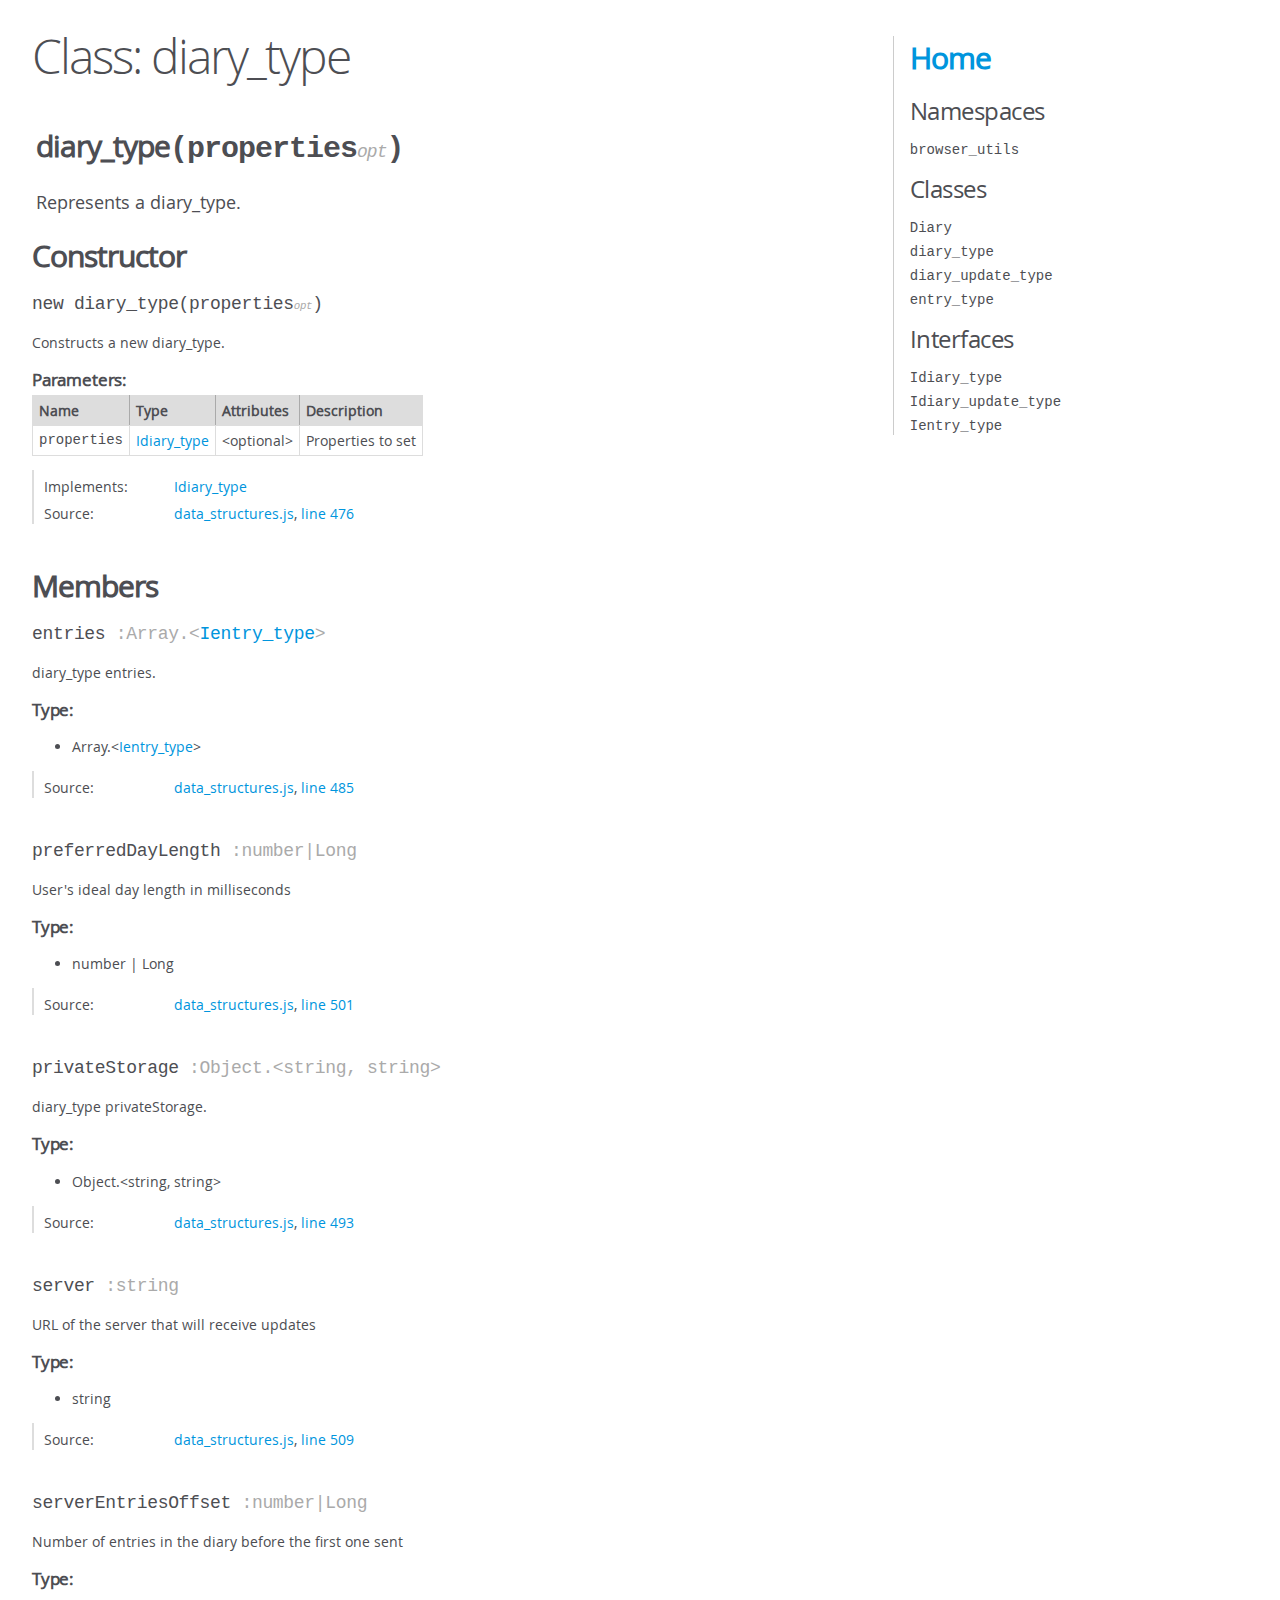
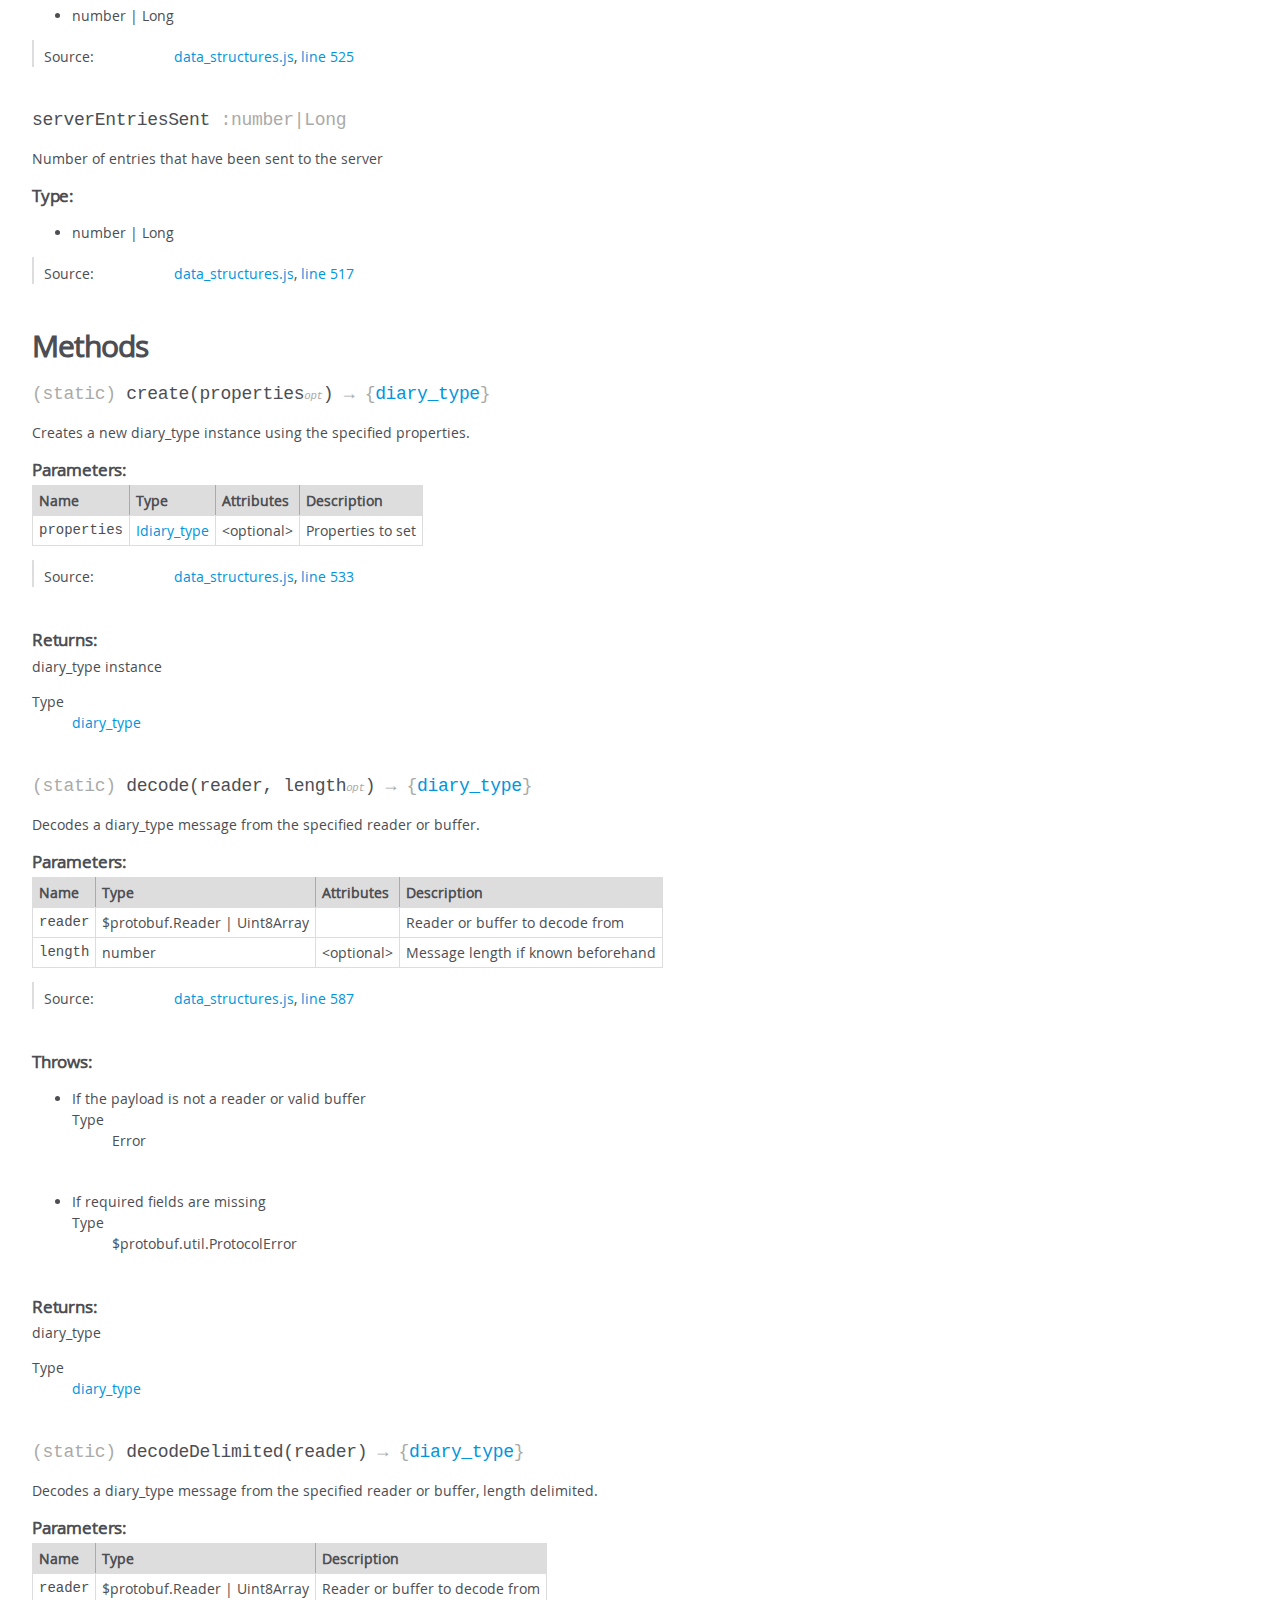
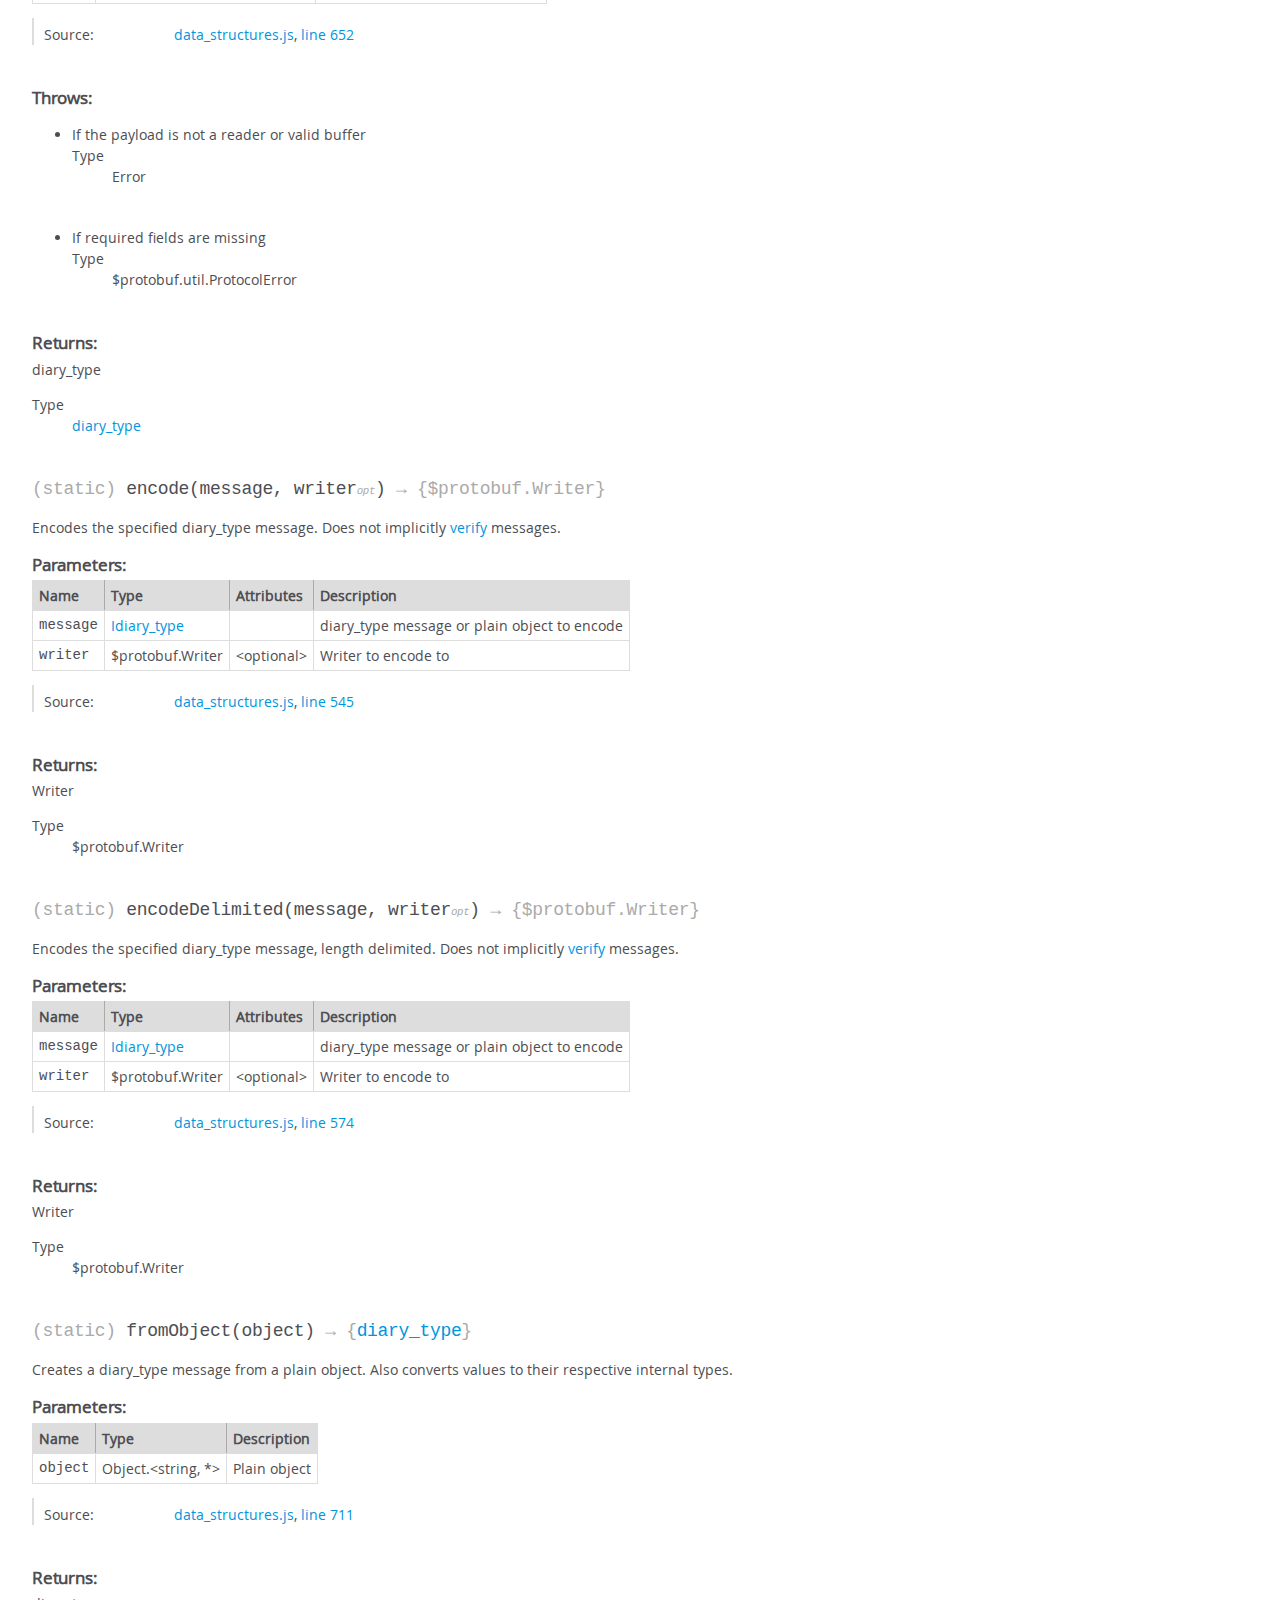
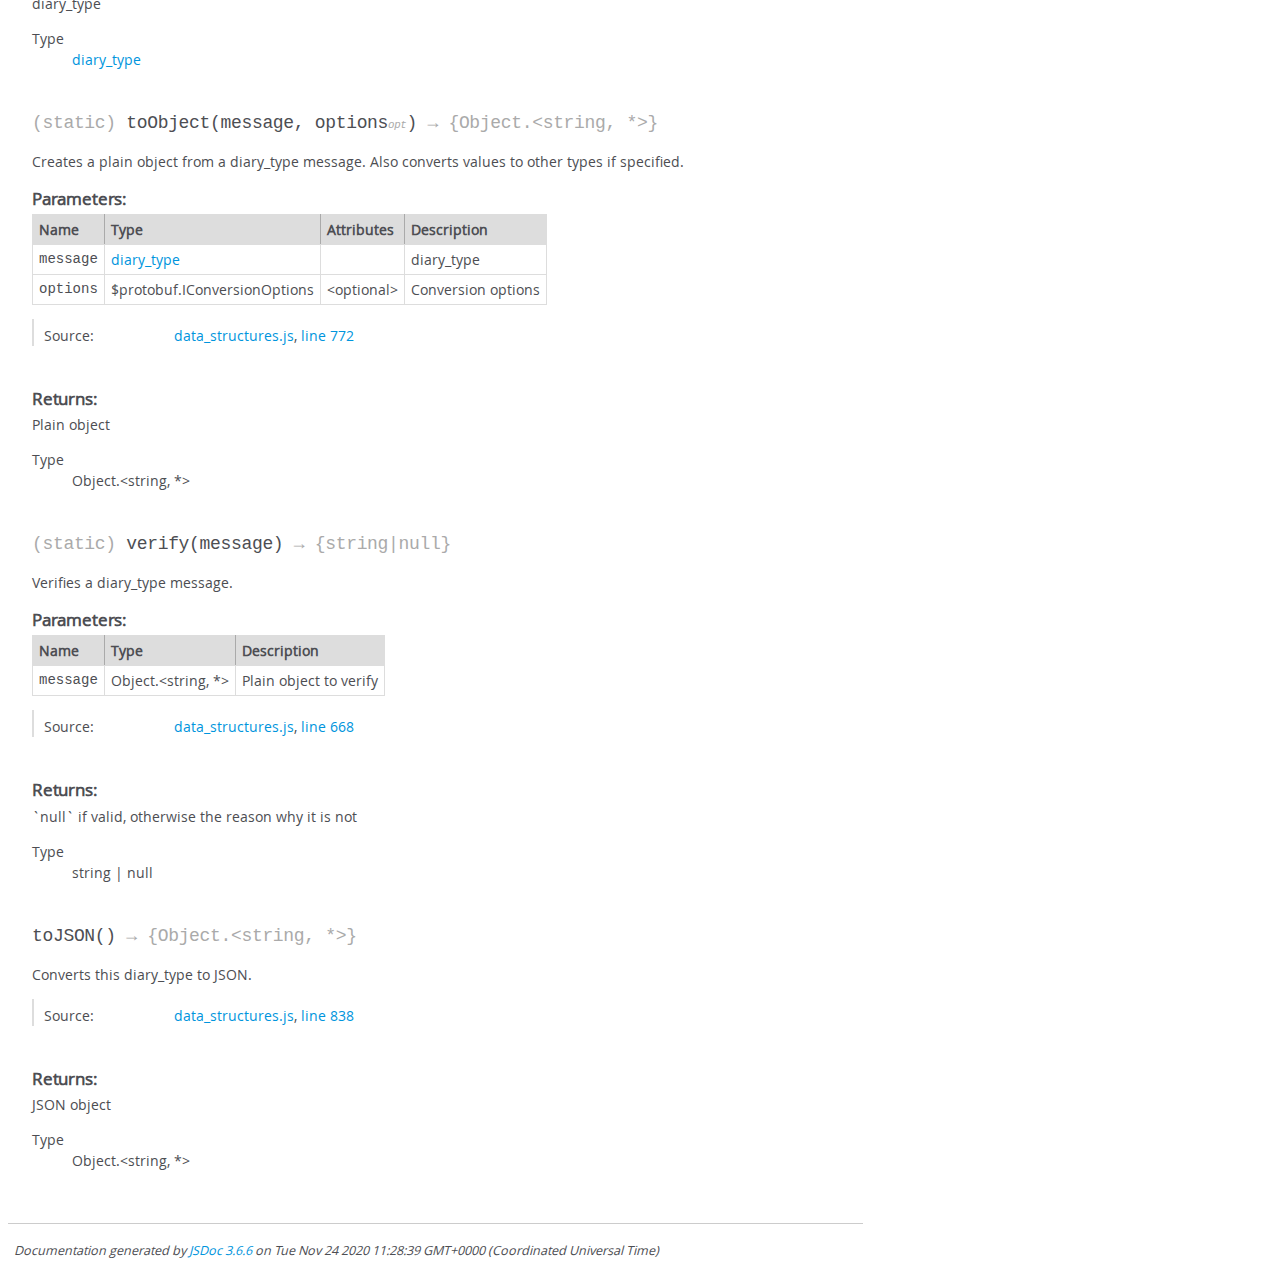
<file: diary_type.html>
<!DOCTYPE html>
<html lang="en">
<head>
    <meta charset="utf-8">
    <title>JSDoc: Class: diary_type</title>

    <script src="scripts/prettify/prettify.js"> </script>
    <script src="scripts/prettify/lang-css.js"> </script>
    <!--[if lt IE 9]>
      <script src="//html5shiv.googlecode.com/svn/trunk/html5.js"></script>
    <![endif]-->
    <link type="text/css" rel="stylesheet" href="styles/prettify-tomorrow.css">
    <link type="text/css" rel="stylesheet" href="styles/jsdoc-default.css">
</head>

<body>

<div id="main">

    <h1 class="page-title">Class: diary_type</h1>

    




<section>

<header>
    
        <h2><span class="attribs"><span class="type-signature"></span></span>diary_type<span class="signature">(properties<span class="signature-attributes">opt</span>)</span><span class="type-signature"></span></h2>
        
            <div class="class-description">Represents a diary_type.</div>
        
    
</header>

<article>
    <div class="container-overview">
    
        

    
    <h2>Constructor</h2>
    

    
    <h4 class="name" id="diary_type"><span class="type-signature"></span>new diary_type<span class="signature">(properties<span class="signature-attributes">opt</span>)</span><span class="type-signature"></span></h4>
    

    



<div class="description">
    Constructs a new diary_type.
</div>









    <h5>Parameters:</h5>
    

<table class="params">
    <thead>
    <tr>
        
        <th>Name</th>
        

        <th>Type</th>

        
        <th>Attributes</th>
        

        

        <th class="last">Description</th>
    </tr>
    </thead>

    <tbody>
    

        <tr>
            
                <td class="name"><code>properties</code></td>
            

            <td class="type">
            
                
<span class="param-type"><a href="Idiary_type.html">Idiary_type</a></span>


            
            </td>

            
                <td class="attributes">
                
                    &lt;optional><br>
                

                

                
                </td>
            

            

            <td class="description last">Properties to set</td>
        </tr>

    
    </tbody>
</table>






<dl class="details">

    

    

    

    

    

    
    <dt class="implements">Implements:</dt>
    <dd class="implements"><ul>
        
            <li><a href="Idiary_type.html">Idiary_type</a></li>
        
    </ul></dd>
    

    

    

    

    

    

    

    
    <dt class="tag-source">Source:</dt>
    <dd class="tag-source"><ul class="dummy"><li>
        <a href="data_structures.js.html">data_structures.js</a>, <a href="data_structures.js.html#line476">line 476</a>
    </li></ul></dd>
    

    

    

    
</dl>




















    
    </div>

    

    

    

    

    

    

    
        <h3 class="subsection-title">Members</h3>

        
            
<h4 class="name" id="entries"><span class="type-signature"></span>entries<span class="type-signature"> :Array.&lt;<a href="Ientry_type.html">Ientry_type</a>></span></h4>




<div class="description">
    diary_type entries.
</div>



    <h5>Type:</h5>
    <ul>
        <li>
            
<span class="param-type">Array.&lt;<a href="Ientry_type.html">Ientry_type</a>></span>


        </li>
    </ul>





<dl class="details">

    

    

    

    

    

    

    

    

    

    

    

    

    
    <dt class="tag-source">Source:</dt>
    <dd class="tag-source"><ul class="dummy"><li>
        <a href="data_structures.js.html">data_structures.js</a>, <a href="data_structures.js.html#line485">line 485</a>
    </li></ul></dd>
    

    

    

    
</dl>






        
            
<h4 class="name" id="preferredDayLength"><span class="type-signature"></span>preferredDayLength<span class="type-signature"> :number|Long</span></h4>




<div class="description">
    User's ideal day length in milliseconds
</div>



    <h5>Type:</h5>
    <ul>
        <li>
            
<span class="param-type">number</span>
|

<span class="param-type">Long</span>


        </li>
    </ul>





<dl class="details">

    

    

    

    

    

    

    

    

    

    

    

    

    
    <dt class="tag-source">Source:</dt>
    <dd class="tag-source"><ul class="dummy"><li>
        <a href="data_structures.js.html">data_structures.js</a>, <a href="data_structures.js.html#line501">line 501</a>
    </li></ul></dd>
    

    

    

    
</dl>






        
            
<h4 class="name" id="privateStorage"><span class="type-signature"></span>privateStorage<span class="type-signature"> :Object.&lt;string, string></span></h4>




<div class="description">
    diary_type privateStorage.
</div>



    <h5>Type:</h5>
    <ul>
        <li>
            
<span class="param-type">Object.&lt;string, string></span>


        </li>
    </ul>





<dl class="details">

    

    

    

    

    

    

    

    

    

    

    

    

    
    <dt class="tag-source">Source:</dt>
    <dd class="tag-source"><ul class="dummy"><li>
        <a href="data_structures.js.html">data_structures.js</a>, <a href="data_structures.js.html#line493">line 493</a>
    </li></ul></dd>
    

    

    

    
</dl>






        
            
<h4 class="name" id="server"><span class="type-signature"></span>server<span class="type-signature"> :string</span></h4>




<div class="description">
    URL of the server that will receive updates
</div>



    <h5>Type:</h5>
    <ul>
        <li>
            
<span class="param-type">string</span>


        </li>
    </ul>





<dl class="details">

    

    

    

    

    

    

    

    

    

    

    

    

    
    <dt class="tag-source">Source:</dt>
    <dd class="tag-source"><ul class="dummy"><li>
        <a href="data_structures.js.html">data_structures.js</a>, <a href="data_structures.js.html#line509">line 509</a>
    </li></ul></dd>
    

    

    

    
</dl>






        
            
<h4 class="name" id="serverEntriesOffset"><span class="type-signature"></span>serverEntriesOffset<span class="type-signature"> :number|Long</span></h4>




<div class="description">
    Number of entries in the diary before the first one sent
</div>



    <h5>Type:</h5>
    <ul>
        <li>
            
<span class="param-type">number</span>
|

<span class="param-type">Long</span>


        </li>
    </ul>





<dl class="details">

    

    

    

    

    

    

    

    

    

    

    

    

    
    <dt class="tag-source">Source:</dt>
    <dd class="tag-source"><ul class="dummy"><li>
        <a href="data_structures.js.html">data_structures.js</a>, <a href="data_structures.js.html#line525">line 525</a>
    </li></ul></dd>
    

    

    

    
</dl>






        
            
<h4 class="name" id="serverEntriesSent"><span class="type-signature"></span>serverEntriesSent<span class="type-signature"> :number|Long</span></h4>




<div class="description">
    Number of entries that have been sent to the server
</div>



    <h5>Type:</h5>
    <ul>
        <li>
            
<span class="param-type">number</span>
|

<span class="param-type">Long</span>


        </li>
    </ul>





<dl class="details">

    

    

    

    

    

    

    

    

    

    

    

    

    
    <dt class="tag-source">Source:</dt>
    <dd class="tag-source"><ul class="dummy"><li>
        <a href="data_structures.js.html">data_structures.js</a>, <a href="data_structures.js.html#line517">line 517</a>
    </li></ul></dd>
    

    

    

    
</dl>






        
    

    
        <h3 class="subsection-title">Methods</h3>

        
            

    

    
    <h4 class="name" id=".create"><span class="type-signature">(static) </span>create<span class="signature">(properties<span class="signature-attributes">opt</span>)</span><span class="type-signature"> &rarr; {<a href="diary_type.html">diary_type</a>}</span></h4>
    

    



<div class="description">
    Creates a new diary_type instance using the specified properties.
</div>









    <h5>Parameters:</h5>
    

<table class="params">
    <thead>
    <tr>
        
        <th>Name</th>
        

        <th>Type</th>

        
        <th>Attributes</th>
        

        

        <th class="last">Description</th>
    </tr>
    </thead>

    <tbody>
    

        <tr>
            
                <td class="name"><code>properties</code></td>
            

            <td class="type">
            
                
<span class="param-type"><a href="Idiary_type.html">Idiary_type</a></span>


            
            </td>

            
                <td class="attributes">
                
                    &lt;optional><br>
                

                

                
                </td>
            

            

            <td class="description last">Properties to set</td>
        </tr>

    
    </tbody>
</table>






<dl class="details">

    

    

    

    

    

    

    

    

    

    

    

    

    
    <dt class="tag-source">Source:</dt>
    <dd class="tag-source"><ul class="dummy"><li>
        <a href="data_structures.js.html">data_structures.js</a>, <a href="data_structures.js.html#line533">line 533</a>
    </li></ul></dd>
    

    

    

    
</dl>















<h5>Returns:</h5>

        
<div class="param-desc">
    diary_type instance
</div>



<dl>
    <dt>
        Type
    </dt>
    <dd>
        
<span class="param-type"><a href="diary_type.html">diary_type</a></span>


    </dd>
</dl>

    





        
            

    

    
    <h4 class="name" id=".decode"><span class="type-signature">(static) </span>decode<span class="signature">(reader, length<span class="signature-attributes">opt</span>)</span><span class="type-signature"> &rarr; {<a href="diary_type.html">diary_type</a>}</span></h4>
    

    



<div class="description">
    Decodes a diary_type message from the specified reader or buffer.
</div>









    <h5>Parameters:</h5>
    

<table class="params">
    <thead>
    <tr>
        
        <th>Name</th>
        

        <th>Type</th>

        
        <th>Attributes</th>
        

        

        <th class="last">Description</th>
    </tr>
    </thead>

    <tbody>
    

        <tr>
            
                <td class="name"><code>reader</code></td>
            

            <td class="type">
            
                
<span class="param-type">$protobuf.Reader</span>
|

<span class="param-type">Uint8Array</span>


            
            </td>

            
                <td class="attributes">
                

                

                
                </td>
            

            

            <td class="description last">Reader or buffer to decode from</td>
        </tr>

    

        <tr>
            
                <td class="name"><code>length</code></td>
            

            <td class="type">
            
                
<span class="param-type">number</span>


            
            </td>

            
                <td class="attributes">
                
                    &lt;optional><br>
                

                

                
                </td>
            

            

            <td class="description last">Message length if known beforehand</td>
        </tr>

    
    </tbody>
</table>






<dl class="details">

    

    

    

    

    

    

    

    

    

    

    

    

    
    <dt class="tag-source">Source:</dt>
    <dd class="tag-source"><ul class="dummy"><li>
        <a href="data_structures.js.html">data_structures.js</a>, <a href="data_structures.js.html#line587">line 587</a>
    </li></ul></dd>
    

    

    

    
</dl>













<h5>Throws:</h5>
<ul>
        <li>

<dl>
    <dt>
        <div class="param-desc">
        If the payload is not a reader or valid buffer
        </div>
    </dt>
    <dd></dd>
    <dt>
        <dl>
            <dt>
                Type
            </dt>
            <dd>
                
<span class="param-type">Error</span>


            </dd>
        </dl>
    </dt>
    <dd></dd>
</dl>

</li>
    
        <li>

<dl>
    <dt>
        <div class="param-desc">
        If required fields are missing
        </div>
    </dt>
    <dd></dd>
    <dt>
        <dl>
            <dt>
                Type
            </dt>
            <dd>
                
<span class="param-type">$protobuf.util.ProtocolError</span>


            </dd>
        </dl>
    </dt>
    <dd></dd>
</dl>

</li>
    </ul>


<h5>Returns:</h5>

        
<div class="param-desc">
    diary_type
</div>



<dl>
    <dt>
        Type
    </dt>
    <dd>
        
<span class="param-type"><a href="diary_type.html">diary_type</a></span>


    </dd>
</dl>

    





        
            

    

    
    <h4 class="name" id=".decodeDelimited"><span class="type-signature">(static) </span>decodeDelimited<span class="signature">(reader)</span><span class="type-signature"> &rarr; {<a href="diary_type.html">diary_type</a>}</span></h4>
    

    



<div class="description">
    Decodes a diary_type message from the specified reader or buffer, length delimited.
</div>









    <h5>Parameters:</h5>
    

<table class="params">
    <thead>
    <tr>
        
        <th>Name</th>
        

        <th>Type</th>

        

        

        <th class="last">Description</th>
    </tr>
    </thead>

    <tbody>
    

        <tr>
            
                <td class="name"><code>reader</code></td>
            

            <td class="type">
            
                
<span class="param-type">$protobuf.Reader</span>
|

<span class="param-type">Uint8Array</span>


            
            </td>

            

            

            <td class="description last">Reader or buffer to decode from</td>
        </tr>

    
    </tbody>
</table>






<dl class="details">

    

    

    

    

    

    

    

    

    

    

    

    

    
    <dt class="tag-source">Source:</dt>
    <dd class="tag-source"><ul class="dummy"><li>
        <a href="data_structures.js.html">data_structures.js</a>, <a href="data_structures.js.html#line652">line 652</a>
    </li></ul></dd>
    

    

    

    
</dl>













<h5>Throws:</h5>
<ul>
        <li>

<dl>
    <dt>
        <div class="param-desc">
        If the payload is not a reader or valid buffer
        </div>
    </dt>
    <dd></dd>
    <dt>
        <dl>
            <dt>
                Type
            </dt>
            <dd>
                
<span class="param-type">Error</span>


            </dd>
        </dl>
    </dt>
    <dd></dd>
</dl>

</li>
    
        <li>

<dl>
    <dt>
        <div class="param-desc">
        If required fields are missing
        </div>
    </dt>
    <dd></dd>
    <dt>
        <dl>
            <dt>
                Type
            </dt>
            <dd>
                
<span class="param-type">$protobuf.util.ProtocolError</span>


            </dd>
        </dl>
    </dt>
    <dd></dd>
</dl>

</li>
    </ul>


<h5>Returns:</h5>

        
<div class="param-desc">
    diary_type
</div>



<dl>
    <dt>
        Type
    </dt>
    <dd>
        
<span class="param-type"><a href="diary_type.html">diary_type</a></span>


    </dd>
</dl>

    





        
            

    

    
    <h4 class="name" id=".encode"><span class="type-signature">(static) </span>encode<span class="signature">(message, writer<span class="signature-attributes">opt</span>)</span><span class="type-signature"> &rarr; {$protobuf.Writer}</span></h4>
    

    



<div class="description">
    Encodes the specified diary_type message. Does not implicitly <a href="diary_type.html#.verify">verify</a> messages.
</div>









    <h5>Parameters:</h5>
    

<table class="params">
    <thead>
    <tr>
        
        <th>Name</th>
        

        <th>Type</th>

        
        <th>Attributes</th>
        

        

        <th class="last">Description</th>
    </tr>
    </thead>

    <tbody>
    

        <tr>
            
                <td class="name"><code>message</code></td>
            

            <td class="type">
            
                
<span class="param-type"><a href="Idiary_type.html">Idiary_type</a></span>


            
            </td>

            
                <td class="attributes">
                

                

                
                </td>
            

            

            <td class="description last">diary_type message or plain object to encode</td>
        </tr>

    

        <tr>
            
                <td class="name"><code>writer</code></td>
            

            <td class="type">
            
                
<span class="param-type">$protobuf.Writer</span>


            
            </td>

            
                <td class="attributes">
                
                    &lt;optional><br>
                

                

                
                </td>
            

            

            <td class="description last">Writer to encode to</td>
        </tr>

    
    </tbody>
</table>






<dl class="details">

    

    

    

    

    

    

    

    

    

    

    

    

    
    <dt class="tag-source">Source:</dt>
    <dd class="tag-source"><ul class="dummy"><li>
        <a href="data_structures.js.html">data_structures.js</a>, <a href="data_structures.js.html#line545">line 545</a>
    </li></ul></dd>
    

    

    

    
</dl>















<h5>Returns:</h5>

        
<div class="param-desc">
    Writer
</div>



<dl>
    <dt>
        Type
    </dt>
    <dd>
        
<span class="param-type">$protobuf.Writer</span>


    </dd>
</dl>

    





        
            

    

    
    <h4 class="name" id=".encodeDelimited"><span class="type-signature">(static) </span>encodeDelimited<span class="signature">(message, writer<span class="signature-attributes">opt</span>)</span><span class="type-signature"> &rarr; {$protobuf.Writer}</span></h4>
    

    



<div class="description">
    Encodes the specified diary_type message, length delimited. Does not implicitly <a href="diary_type.html#.verify">verify</a> messages.
</div>









    <h5>Parameters:</h5>
    

<table class="params">
    <thead>
    <tr>
        
        <th>Name</th>
        

        <th>Type</th>

        
        <th>Attributes</th>
        

        

        <th class="last">Description</th>
    </tr>
    </thead>

    <tbody>
    

        <tr>
            
                <td class="name"><code>message</code></td>
            

            <td class="type">
            
                
<span class="param-type"><a href="Idiary_type.html">Idiary_type</a></span>


            
            </td>

            
                <td class="attributes">
                

                

                
                </td>
            

            

            <td class="description last">diary_type message or plain object to encode</td>
        </tr>

    

        <tr>
            
                <td class="name"><code>writer</code></td>
            

            <td class="type">
            
                
<span class="param-type">$protobuf.Writer</span>


            
            </td>

            
                <td class="attributes">
                
                    &lt;optional><br>
                

                

                
                </td>
            

            

            <td class="description last">Writer to encode to</td>
        </tr>

    
    </tbody>
</table>






<dl class="details">

    

    

    

    

    

    

    

    

    

    

    

    

    
    <dt class="tag-source">Source:</dt>
    <dd class="tag-source"><ul class="dummy"><li>
        <a href="data_structures.js.html">data_structures.js</a>, <a href="data_structures.js.html#line574">line 574</a>
    </li></ul></dd>
    

    

    

    
</dl>















<h5>Returns:</h5>

        
<div class="param-desc">
    Writer
</div>



<dl>
    <dt>
        Type
    </dt>
    <dd>
        
<span class="param-type">$protobuf.Writer</span>


    </dd>
</dl>

    





        
            

    

    
    <h4 class="name" id=".fromObject"><span class="type-signature">(static) </span>fromObject<span class="signature">(object)</span><span class="type-signature"> &rarr; {<a href="diary_type.html">diary_type</a>}</span></h4>
    

    



<div class="description">
    Creates a diary_type message from a plain object. Also converts values to their respective internal types.
</div>









    <h5>Parameters:</h5>
    

<table class="params">
    <thead>
    <tr>
        
        <th>Name</th>
        

        <th>Type</th>

        

        

        <th class="last">Description</th>
    </tr>
    </thead>

    <tbody>
    

        <tr>
            
                <td class="name"><code>object</code></td>
            

            <td class="type">
            
                
<span class="param-type">Object.&lt;string, *></span>


            
            </td>

            

            

            <td class="description last">Plain object</td>
        </tr>

    
    </tbody>
</table>






<dl class="details">

    

    

    

    

    

    

    

    

    

    

    

    

    
    <dt class="tag-source">Source:</dt>
    <dd class="tag-source"><ul class="dummy"><li>
        <a href="data_structures.js.html">data_structures.js</a>, <a href="data_structures.js.html#line711">line 711</a>
    </li></ul></dd>
    

    

    

    
</dl>















<h5>Returns:</h5>

        
<div class="param-desc">
    diary_type
</div>



<dl>
    <dt>
        Type
    </dt>
    <dd>
        
<span class="param-type"><a href="diary_type.html">diary_type</a></span>


    </dd>
</dl>

    





        
            

    

    
    <h4 class="name" id=".toObject"><span class="type-signature">(static) </span>toObject<span class="signature">(message, options<span class="signature-attributes">opt</span>)</span><span class="type-signature"> &rarr; {Object.&lt;string, *>}</span></h4>
    

    



<div class="description">
    Creates a plain object from a diary_type message. Also converts values to other types if specified.
</div>









    <h5>Parameters:</h5>
    

<table class="params">
    <thead>
    <tr>
        
        <th>Name</th>
        

        <th>Type</th>

        
        <th>Attributes</th>
        

        

        <th class="last">Description</th>
    </tr>
    </thead>

    <tbody>
    

        <tr>
            
                <td class="name"><code>message</code></td>
            

            <td class="type">
            
                
<span class="param-type"><a href="diary_type.html">diary_type</a></span>


            
            </td>

            
                <td class="attributes">
                

                

                
                </td>
            

            

            <td class="description last">diary_type</td>
        </tr>

    

        <tr>
            
                <td class="name"><code>options</code></td>
            

            <td class="type">
            
                
<span class="param-type">$protobuf.IConversionOptions</span>


            
            </td>

            
                <td class="attributes">
                
                    &lt;optional><br>
                

                

                
                </td>
            

            

            <td class="description last">Conversion options</td>
        </tr>

    
    </tbody>
</table>






<dl class="details">

    

    

    

    

    

    

    

    

    

    

    

    

    
    <dt class="tag-source">Source:</dt>
    <dd class="tag-source"><ul class="dummy"><li>
        <a href="data_structures.js.html">data_structures.js</a>, <a href="data_structures.js.html#line772">line 772</a>
    </li></ul></dd>
    

    

    

    
</dl>















<h5>Returns:</h5>

        
<div class="param-desc">
    Plain object
</div>



<dl>
    <dt>
        Type
    </dt>
    <dd>
        
<span class="param-type">Object.&lt;string, *></span>


    </dd>
</dl>

    





        
            

    

    
    <h4 class="name" id=".verify"><span class="type-signature">(static) </span>verify<span class="signature">(message)</span><span class="type-signature"> &rarr; {string|null}</span></h4>
    

    



<div class="description">
    Verifies a diary_type message.
</div>









    <h5>Parameters:</h5>
    

<table class="params">
    <thead>
    <tr>
        
        <th>Name</th>
        

        <th>Type</th>

        

        

        <th class="last">Description</th>
    </tr>
    </thead>

    <tbody>
    

        <tr>
            
                <td class="name"><code>message</code></td>
            

            <td class="type">
            
                
<span class="param-type">Object.&lt;string, *></span>


            
            </td>

            

            

            <td class="description last">Plain object to verify</td>
        </tr>

    
    </tbody>
</table>






<dl class="details">

    

    

    

    

    

    

    

    

    

    

    

    

    
    <dt class="tag-source">Source:</dt>
    <dd class="tag-source"><ul class="dummy"><li>
        <a href="data_structures.js.html">data_structures.js</a>, <a href="data_structures.js.html#line668">line 668</a>
    </li></ul></dd>
    

    

    

    
</dl>















<h5>Returns:</h5>

        
<div class="param-desc">
    `null` if valid, otherwise the reason why it is not
</div>



<dl>
    <dt>
        Type
    </dt>
    <dd>
        
<span class="param-type">string</span>
|

<span class="param-type">null</span>


    </dd>
</dl>

    





        
            

    

    
    <h4 class="name" id="toJSON"><span class="type-signature"></span>toJSON<span class="signature">()</span><span class="type-signature"> &rarr; {Object.&lt;string, *>}</span></h4>
    

    



<div class="description">
    Converts this diary_type to JSON.
</div>













<dl class="details">

    

    

    

    

    

    

    

    

    

    

    

    

    
    <dt class="tag-source">Source:</dt>
    <dd class="tag-source"><ul class="dummy"><li>
        <a href="data_structures.js.html">data_structures.js</a>, <a href="data_structures.js.html#line838">line 838</a>
    </li></ul></dd>
    

    

    

    
</dl>















<h5>Returns:</h5>

        
<div class="param-desc">
    JSON object
</div>



<dl>
    <dt>
        Type
    </dt>
    <dd>
        
<span class="param-type">Object.&lt;string, *></span>


    </dd>
</dl>

    





        
    

    

    
</article>

</section>




</div>

<nav>
    <h2><a href="index.html">Home</a></h2><h3>Namespaces</h3><ul><li><a href="browser_utils.html">browser_utils</a></li></ul><h3>Classes</h3><ul><li><a href="Diary.html">Diary</a></li><li><a href="diary_type.html">diary_type</a></li><li><a href="diary_update_type.html">diary_update_type</a></li><li><a href="entry_type.html">entry_type</a></li></ul><h3>Interfaces</h3><ul><li><a href="Idiary_type.html">Idiary_type</a></li><li><a href="Idiary_update_type.html">Idiary_update_type</a></li><li><a href="Ientry_type.html">Ientry_type</a></li></ul>
</nav>

<br class="clear">

<footer>
    Documentation generated by <a href="https://github.com/jsdoc/jsdoc">JSDoc 3.6.6</a> on Tue Nov 24 2020 11:28:39 GMT+0000 (Coordinated Universal Time)
</footer>

<script> prettyPrint(); </script>
<script src="scripts/linenumber.js"> </script>
</body>
</html>
</file>
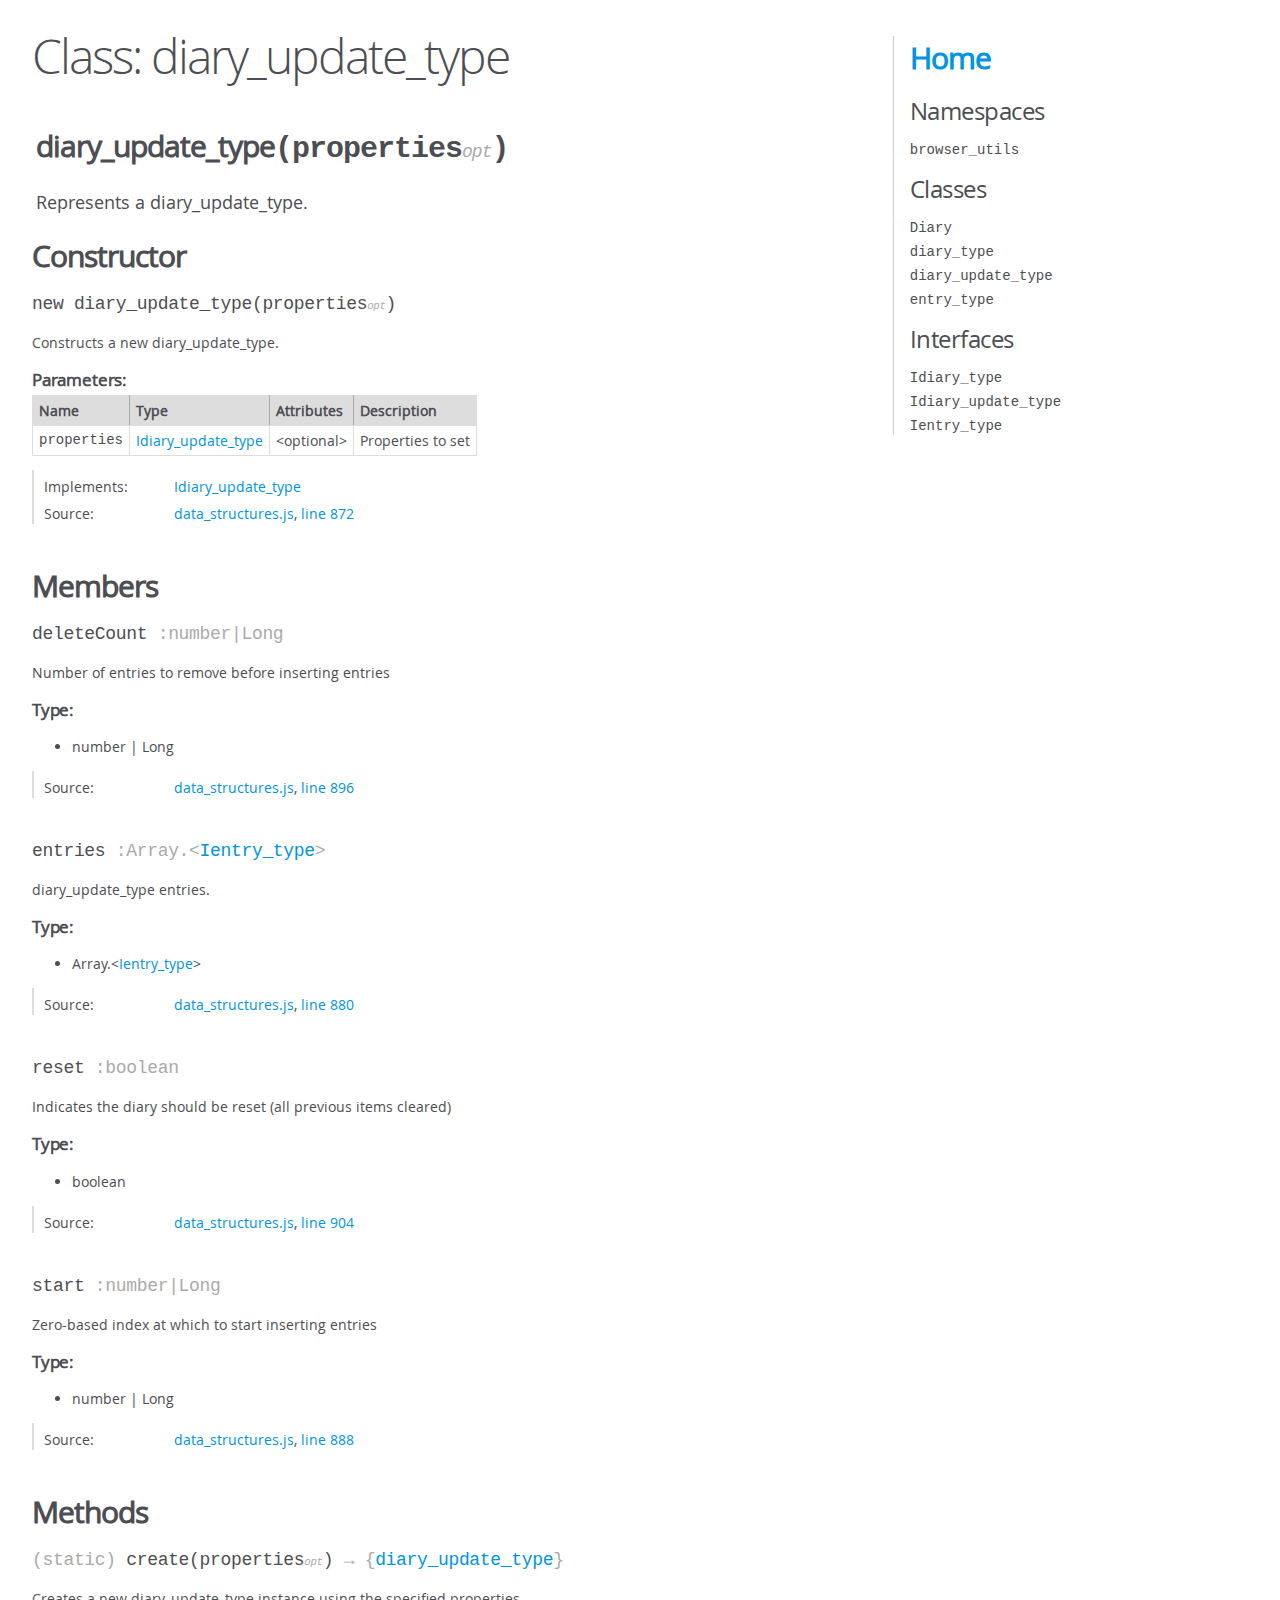
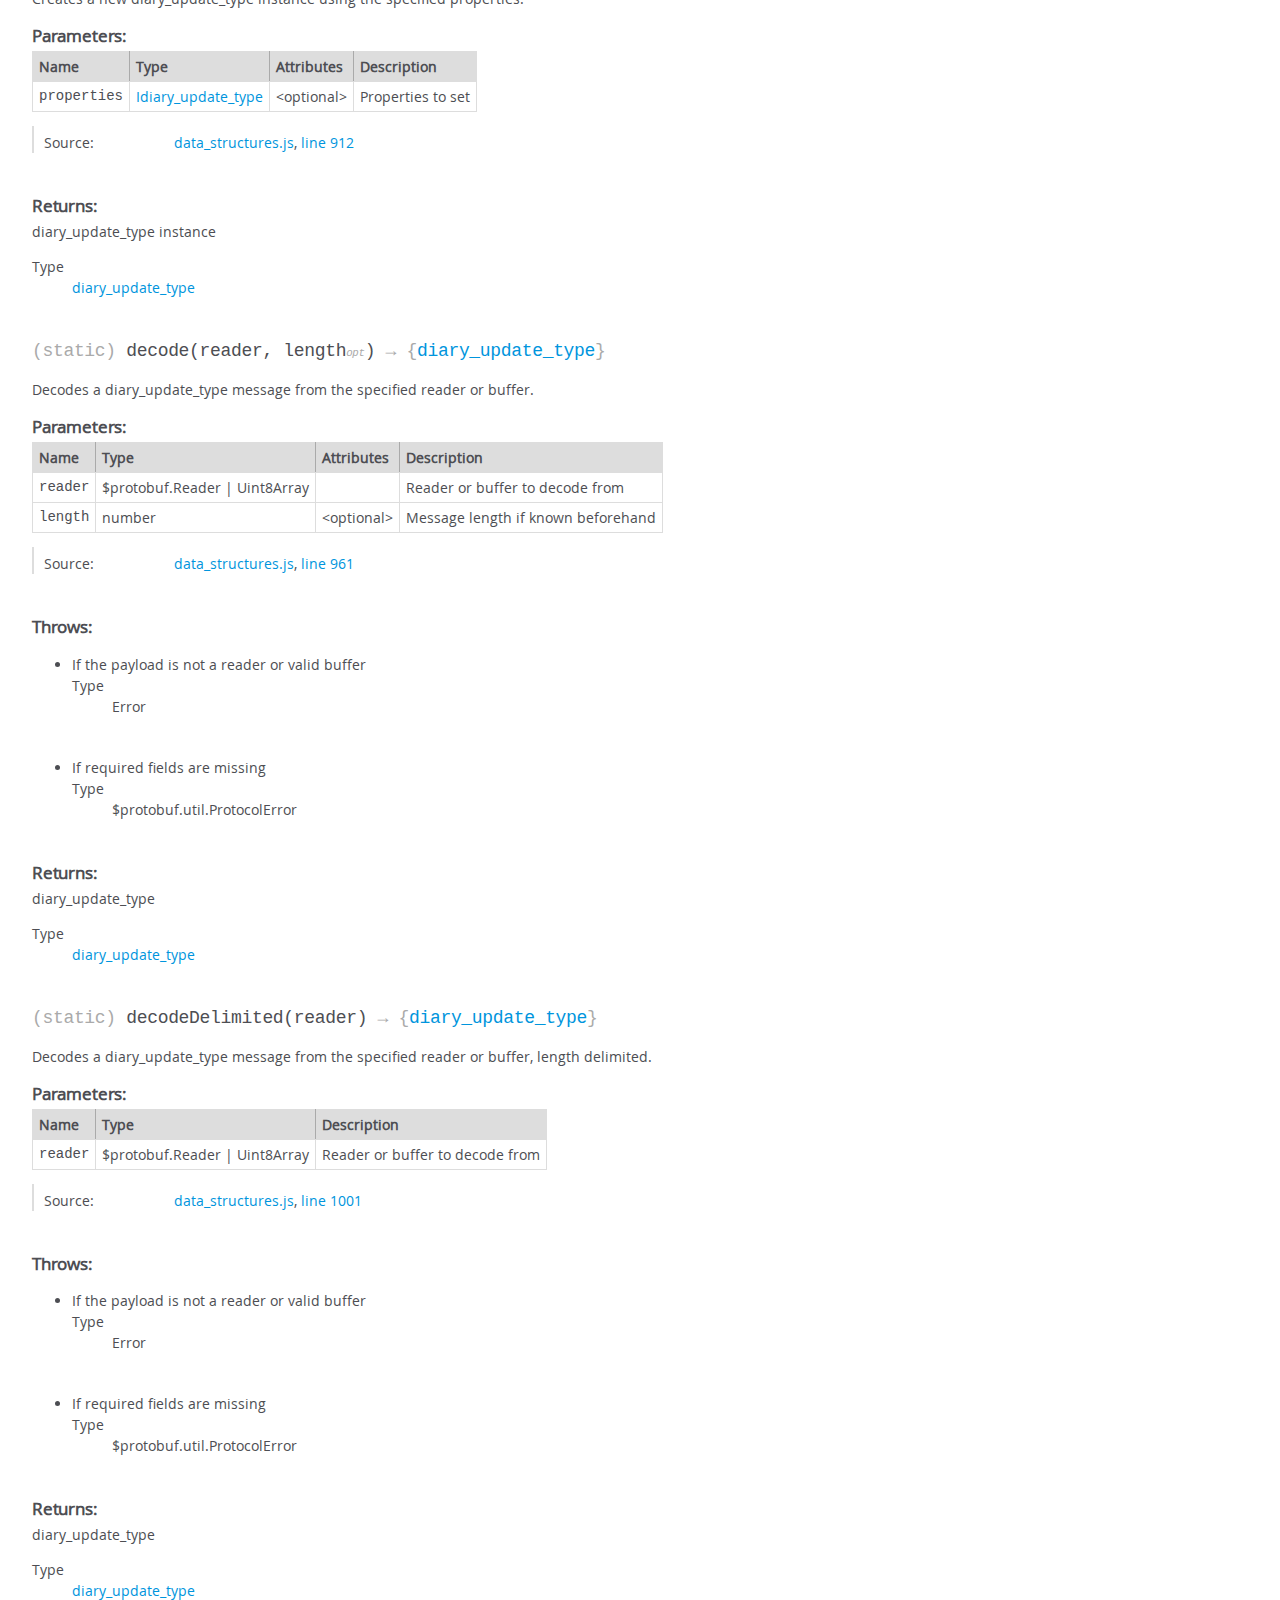
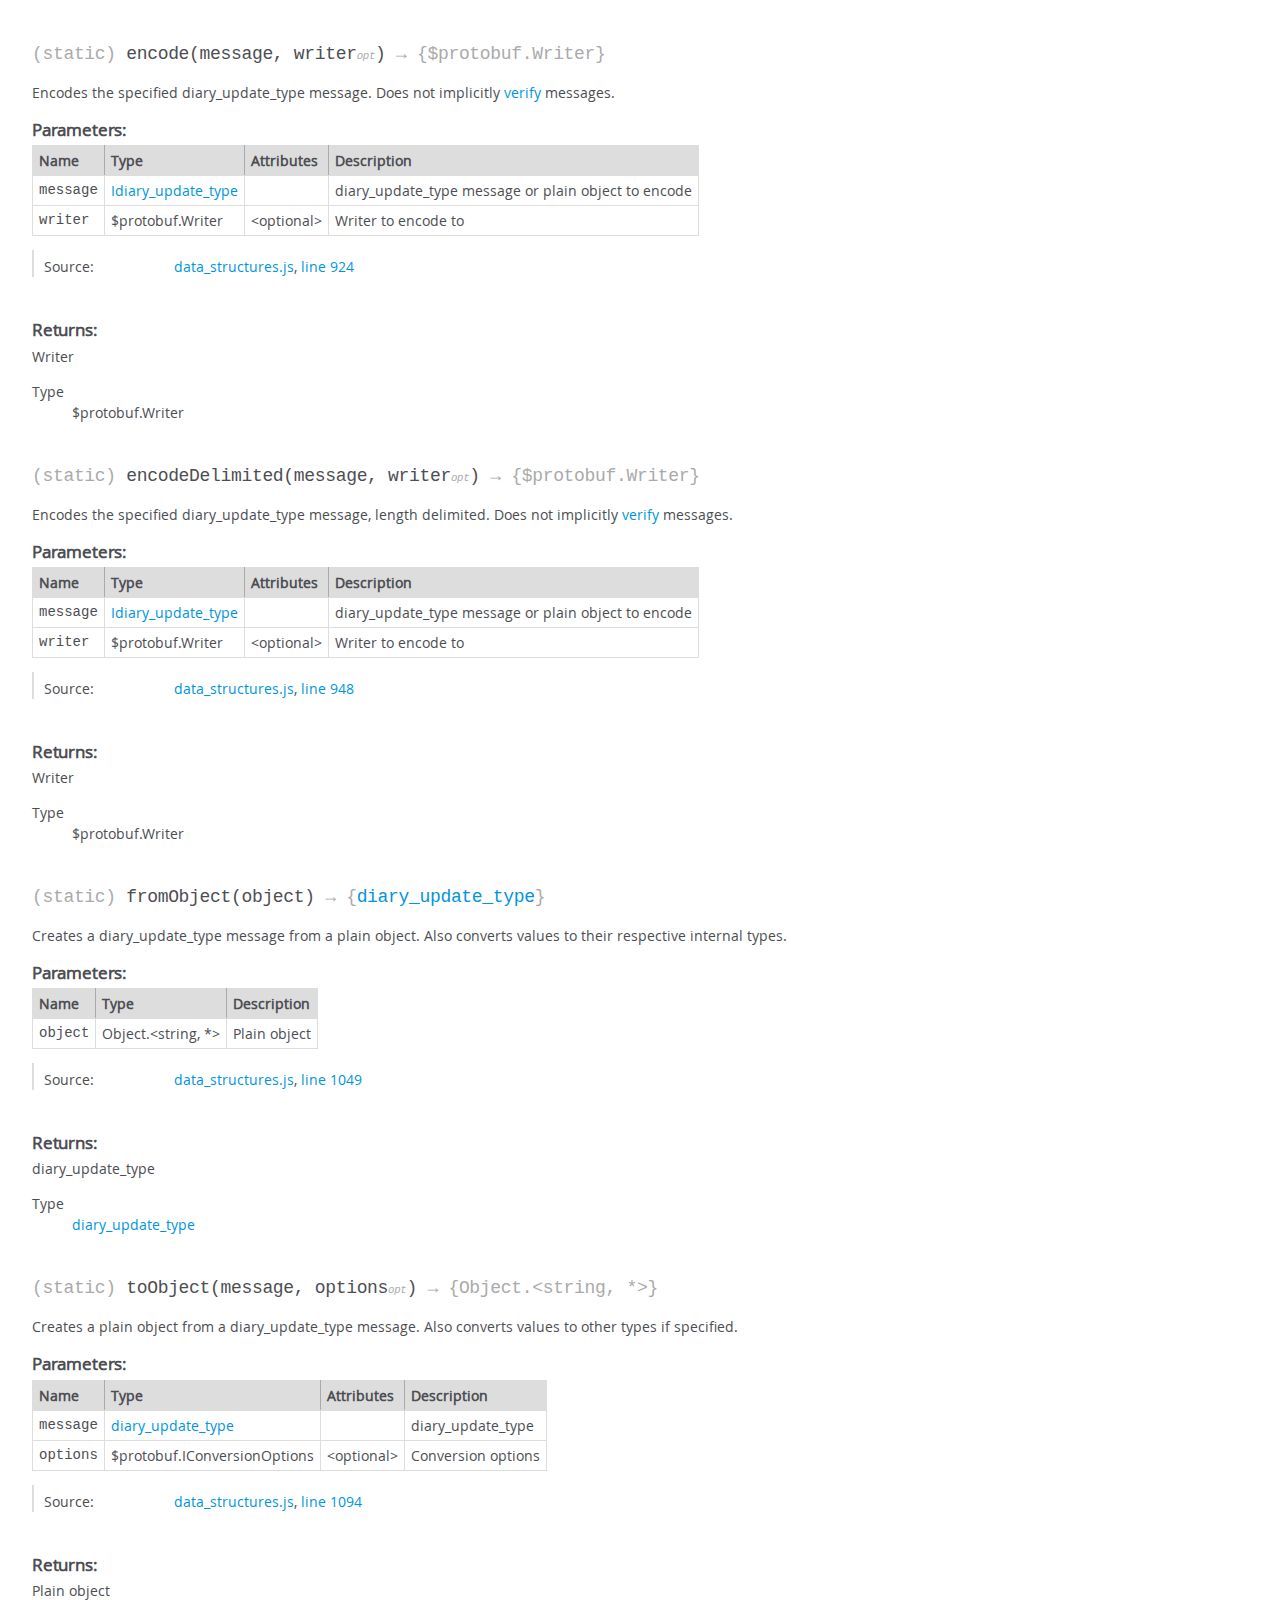
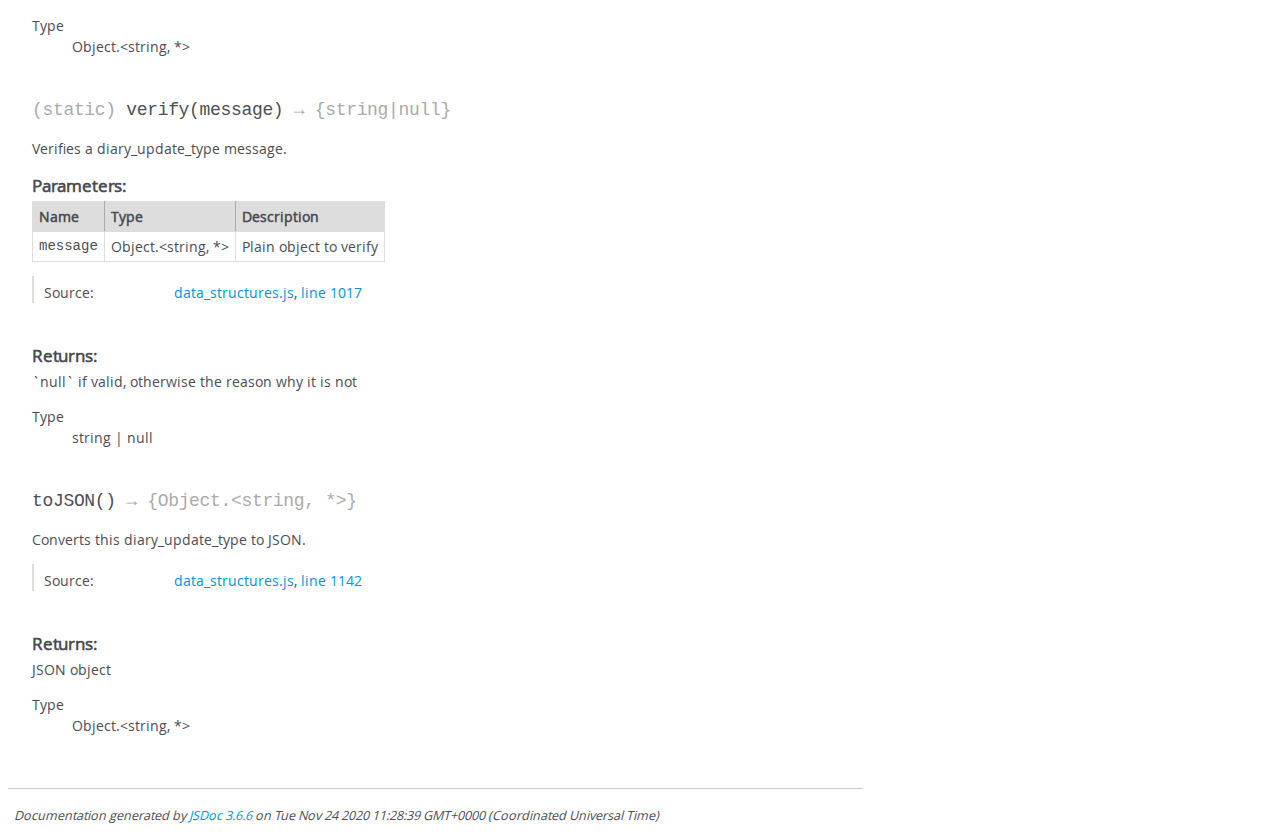
<file: diary_update_type.html>
<!DOCTYPE html>
<html lang="en">
<head>
    <meta charset="utf-8">
    <title>JSDoc: Class: diary_update_type</title>

    <script src="scripts/prettify/prettify.js"> </script>
    <script src="scripts/prettify/lang-css.js"> </script>
    <!--[if lt IE 9]>
      <script src="//html5shiv.googlecode.com/svn/trunk/html5.js"></script>
    <![endif]-->
    <link type="text/css" rel="stylesheet" href="styles/prettify-tomorrow.css">
    <link type="text/css" rel="stylesheet" href="styles/jsdoc-default.css">
</head>

<body>

<div id="main">

    <h1 class="page-title">Class: diary_update_type</h1>

    




<section>

<header>
    
        <h2><span class="attribs"><span class="type-signature"></span></span>diary_update_type<span class="signature">(properties<span class="signature-attributes">opt</span>)</span><span class="type-signature"></span></h2>
        
            <div class="class-description">Represents a diary_update_type.</div>
        
    
</header>

<article>
    <div class="container-overview">
    
        

    
    <h2>Constructor</h2>
    

    
    <h4 class="name" id="diary_update_type"><span class="type-signature"></span>new diary_update_type<span class="signature">(properties<span class="signature-attributes">opt</span>)</span><span class="type-signature"></span></h4>
    

    



<div class="description">
    Constructs a new diary_update_type.
</div>









    <h5>Parameters:</h5>
    

<table class="params">
    <thead>
    <tr>
        
        <th>Name</th>
        

        <th>Type</th>

        
        <th>Attributes</th>
        

        

        <th class="last">Description</th>
    </tr>
    </thead>

    <tbody>
    

        <tr>
            
                <td class="name"><code>properties</code></td>
            

            <td class="type">
            
                
<span class="param-type"><a href="Idiary_update_type.html">Idiary_update_type</a></span>


            
            </td>

            
                <td class="attributes">
                
                    &lt;optional><br>
                

                

                
                </td>
            

            

            <td class="description last">Properties to set</td>
        </tr>

    
    </tbody>
</table>






<dl class="details">

    

    

    

    

    

    
    <dt class="implements">Implements:</dt>
    <dd class="implements"><ul>
        
            <li><a href="Idiary_update_type.html">Idiary_update_type</a></li>
        
    </ul></dd>
    

    

    

    

    

    

    

    
    <dt class="tag-source">Source:</dt>
    <dd class="tag-source"><ul class="dummy"><li>
        <a href="data_structures.js.html">data_structures.js</a>, <a href="data_structures.js.html#line872">line 872</a>
    </li></ul></dd>
    

    

    

    
</dl>




















    
    </div>

    

    

    

    

    

    

    
        <h3 class="subsection-title">Members</h3>

        
            
<h4 class="name" id="deleteCount"><span class="type-signature"></span>deleteCount<span class="type-signature"> :number|Long</span></h4>




<div class="description">
    Number of entries to remove before inserting entries
</div>



    <h5>Type:</h5>
    <ul>
        <li>
            
<span class="param-type">number</span>
|

<span class="param-type">Long</span>


        </li>
    </ul>





<dl class="details">

    

    

    

    

    

    

    

    

    

    

    

    

    
    <dt class="tag-source">Source:</dt>
    <dd class="tag-source"><ul class="dummy"><li>
        <a href="data_structures.js.html">data_structures.js</a>, <a href="data_structures.js.html#line896">line 896</a>
    </li></ul></dd>
    

    

    

    
</dl>






        
            
<h4 class="name" id="entries"><span class="type-signature"></span>entries<span class="type-signature"> :Array.&lt;<a href="Ientry_type.html">Ientry_type</a>></span></h4>




<div class="description">
    diary_update_type entries.
</div>



    <h5>Type:</h5>
    <ul>
        <li>
            
<span class="param-type">Array.&lt;<a href="Ientry_type.html">Ientry_type</a>></span>


        </li>
    </ul>





<dl class="details">

    

    

    

    

    

    

    

    

    

    

    

    

    
    <dt class="tag-source">Source:</dt>
    <dd class="tag-source"><ul class="dummy"><li>
        <a href="data_structures.js.html">data_structures.js</a>, <a href="data_structures.js.html#line880">line 880</a>
    </li></ul></dd>
    

    

    

    
</dl>






        
            
<h4 class="name" id="reset"><span class="type-signature"></span>reset<span class="type-signature"> :boolean</span></h4>




<div class="description">
    Indicates the diary should be reset (all previous items cleared)
</div>



    <h5>Type:</h5>
    <ul>
        <li>
            
<span class="param-type">boolean</span>


        </li>
    </ul>





<dl class="details">

    

    

    

    

    

    

    

    

    

    

    

    

    
    <dt class="tag-source">Source:</dt>
    <dd class="tag-source"><ul class="dummy"><li>
        <a href="data_structures.js.html">data_structures.js</a>, <a href="data_structures.js.html#line904">line 904</a>
    </li></ul></dd>
    

    

    

    
</dl>






        
            
<h4 class="name" id="start"><span class="type-signature"></span>start<span class="type-signature"> :number|Long</span></h4>




<div class="description">
    Zero-based index at which to start inserting entries
</div>



    <h5>Type:</h5>
    <ul>
        <li>
            
<span class="param-type">number</span>
|

<span class="param-type">Long</span>


        </li>
    </ul>





<dl class="details">

    

    

    

    

    

    

    

    

    

    

    

    

    
    <dt class="tag-source">Source:</dt>
    <dd class="tag-source"><ul class="dummy"><li>
        <a href="data_structures.js.html">data_structures.js</a>, <a href="data_structures.js.html#line888">line 888</a>
    </li></ul></dd>
    

    

    

    
</dl>






        
    

    
        <h3 class="subsection-title">Methods</h3>

        
            

    

    
    <h4 class="name" id=".create"><span class="type-signature">(static) </span>create<span class="signature">(properties<span class="signature-attributes">opt</span>)</span><span class="type-signature"> &rarr; {<a href="diary_update_type.html">diary_update_type</a>}</span></h4>
    

    



<div class="description">
    Creates a new diary_update_type instance using the specified properties.
</div>









    <h5>Parameters:</h5>
    

<table class="params">
    <thead>
    <tr>
        
        <th>Name</th>
        

        <th>Type</th>

        
        <th>Attributes</th>
        

        

        <th class="last">Description</th>
    </tr>
    </thead>

    <tbody>
    

        <tr>
            
                <td class="name"><code>properties</code></td>
            

            <td class="type">
            
                
<span class="param-type"><a href="Idiary_update_type.html">Idiary_update_type</a></span>


            
            </td>

            
                <td class="attributes">
                
                    &lt;optional><br>
                

                

                
                </td>
            

            

            <td class="description last">Properties to set</td>
        </tr>

    
    </tbody>
</table>






<dl class="details">

    

    

    

    

    

    

    

    

    

    

    

    

    
    <dt class="tag-source">Source:</dt>
    <dd class="tag-source"><ul class="dummy"><li>
        <a href="data_structures.js.html">data_structures.js</a>, <a href="data_structures.js.html#line912">line 912</a>
    </li></ul></dd>
    

    

    

    
</dl>















<h5>Returns:</h5>

        
<div class="param-desc">
    diary_update_type instance
</div>



<dl>
    <dt>
        Type
    </dt>
    <dd>
        
<span class="param-type"><a href="diary_update_type.html">diary_update_type</a></span>


    </dd>
</dl>

    





        
            

    

    
    <h4 class="name" id=".decode"><span class="type-signature">(static) </span>decode<span class="signature">(reader, length<span class="signature-attributes">opt</span>)</span><span class="type-signature"> &rarr; {<a href="diary_update_type.html">diary_update_type</a>}</span></h4>
    

    



<div class="description">
    Decodes a diary_update_type message from the specified reader or buffer.
</div>









    <h5>Parameters:</h5>
    

<table class="params">
    <thead>
    <tr>
        
        <th>Name</th>
        

        <th>Type</th>

        
        <th>Attributes</th>
        

        

        <th class="last">Description</th>
    </tr>
    </thead>

    <tbody>
    

        <tr>
            
                <td class="name"><code>reader</code></td>
            

            <td class="type">
            
                
<span class="param-type">$protobuf.Reader</span>
|

<span class="param-type">Uint8Array</span>


            
            </td>

            
                <td class="attributes">
                

                

                
                </td>
            

            

            <td class="description last">Reader or buffer to decode from</td>
        </tr>

    

        <tr>
            
                <td class="name"><code>length</code></td>
            

            <td class="type">
            
                
<span class="param-type">number</span>


            
            </td>

            
                <td class="attributes">
                
                    &lt;optional><br>
                

                

                
                </td>
            

            

            <td class="description last">Message length if known beforehand</td>
        </tr>

    
    </tbody>
</table>






<dl class="details">

    

    

    

    

    

    

    

    

    

    

    

    

    
    <dt class="tag-source">Source:</dt>
    <dd class="tag-source"><ul class="dummy"><li>
        <a href="data_structures.js.html">data_structures.js</a>, <a href="data_structures.js.html#line961">line 961</a>
    </li></ul></dd>
    

    

    

    
</dl>













<h5>Throws:</h5>
<ul>
        <li>

<dl>
    <dt>
        <div class="param-desc">
        If the payload is not a reader or valid buffer
        </div>
    </dt>
    <dd></dd>
    <dt>
        <dl>
            <dt>
                Type
            </dt>
            <dd>
                
<span class="param-type">Error</span>


            </dd>
        </dl>
    </dt>
    <dd></dd>
</dl>

</li>
    
        <li>

<dl>
    <dt>
        <div class="param-desc">
        If required fields are missing
        </div>
    </dt>
    <dd></dd>
    <dt>
        <dl>
            <dt>
                Type
            </dt>
            <dd>
                
<span class="param-type">$protobuf.util.ProtocolError</span>


            </dd>
        </dl>
    </dt>
    <dd></dd>
</dl>

</li>
    </ul>


<h5>Returns:</h5>

        
<div class="param-desc">
    diary_update_type
</div>



<dl>
    <dt>
        Type
    </dt>
    <dd>
        
<span class="param-type"><a href="diary_update_type.html">diary_update_type</a></span>


    </dd>
</dl>

    





        
            

    

    
    <h4 class="name" id=".decodeDelimited"><span class="type-signature">(static) </span>decodeDelimited<span class="signature">(reader)</span><span class="type-signature"> &rarr; {<a href="diary_update_type.html">diary_update_type</a>}</span></h4>
    

    



<div class="description">
    Decodes a diary_update_type message from the specified reader or buffer, length delimited.
</div>









    <h5>Parameters:</h5>
    

<table class="params">
    <thead>
    <tr>
        
        <th>Name</th>
        

        <th>Type</th>

        

        

        <th class="last">Description</th>
    </tr>
    </thead>

    <tbody>
    

        <tr>
            
                <td class="name"><code>reader</code></td>
            

            <td class="type">
            
                
<span class="param-type">$protobuf.Reader</span>
|

<span class="param-type">Uint8Array</span>


            
            </td>

            

            

            <td class="description last">Reader or buffer to decode from</td>
        </tr>

    
    </tbody>
</table>






<dl class="details">

    

    

    

    

    

    

    

    

    

    

    

    

    
    <dt class="tag-source">Source:</dt>
    <dd class="tag-source"><ul class="dummy"><li>
        <a href="data_structures.js.html">data_structures.js</a>, <a href="data_structures.js.html#line1001">line 1001</a>
    </li></ul></dd>
    

    

    

    
</dl>













<h5>Throws:</h5>
<ul>
        <li>

<dl>
    <dt>
        <div class="param-desc">
        If the payload is not a reader or valid buffer
        </div>
    </dt>
    <dd></dd>
    <dt>
        <dl>
            <dt>
                Type
            </dt>
            <dd>
                
<span class="param-type">Error</span>


            </dd>
        </dl>
    </dt>
    <dd></dd>
</dl>

</li>
    
        <li>

<dl>
    <dt>
        <div class="param-desc">
        If required fields are missing
        </div>
    </dt>
    <dd></dd>
    <dt>
        <dl>
            <dt>
                Type
            </dt>
            <dd>
                
<span class="param-type">$protobuf.util.ProtocolError</span>


            </dd>
        </dl>
    </dt>
    <dd></dd>
</dl>

</li>
    </ul>


<h5>Returns:</h5>

        
<div class="param-desc">
    diary_update_type
</div>



<dl>
    <dt>
        Type
    </dt>
    <dd>
        
<span class="param-type"><a href="diary_update_type.html">diary_update_type</a></span>


    </dd>
</dl>

    





        
            

    

    
    <h4 class="name" id=".encode"><span class="type-signature">(static) </span>encode<span class="signature">(message, writer<span class="signature-attributes">opt</span>)</span><span class="type-signature"> &rarr; {$protobuf.Writer}</span></h4>
    

    



<div class="description">
    Encodes the specified diary_update_type message. Does not implicitly <a href="diary_update_type.html#.verify">verify</a> messages.
</div>









    <h5>Parameters:</h5>
    

<table class="params">
    <thead>
    <tr>
        
        <th>Name</th>
        

        <th>Type</th>

        
        <th>Attributes</th>
        

        

        <th class="last">Description</th>
    </tr>
    </thead>

    <tbody>
    

        <tr>
            
                <td class="name"><code>message</code></td>
            

            <td class="type">
            
                
<span class="param-type"><a href="Idiary_update_type.html">Idiary_update_type</a></span>


            
            </td>

            
                <td class="attributes">
                

                

                
                </td>
            

            

            <td class="description last">diary_update_type message or plain object to encode</td>
        </tr>

    

        <tr>
            
                <td class="name"><code>writer</code></td>
            

            <td class="type">
            
                
<span class="param-type">$protobuf.Writer</span>


            
            </td>

            
                <td class="attributes">
                
                    &lt;optional><br>
                

                

                
                </td>
            

            

            <td class="description last">Writer to encode to</td>
        </tr>

    
    </tbody>
</table>






<dl class="details">

    

    

    

    

    

    

    

    

    

    

    

    

    
    <dt class="tag-source">Source:</dt>
    <dd class="tag-source"><ul class="dummy"><li>
        <a href="data_structures.js.html">data_structures.js</a>, <a href="data_structures.js.html#line924">line 924</a>
    </li></ul></dd>
    

    

    

    
</dl>















<h5>Returns:</h5>

        
<div class="param-desc">
    Writer
</div>



<dl>
    <dt>
        Type
    </dt>
    <dd>
        
<span class="param-type">$protobuf.Writer</span>


    </dd>
</dl>

    





        
            

    

    
    <h4 class="name" id=".encodeDelimited"><span class="type-signature">(static) </span>encodeDelimited<span class="signature">(message, writer<span class="signature-attributes">opt</span>)</span><span class="type-signature"> &rarr; {$protobuf.Writer}</span></h4>
    

    



<div class="description">
    Encodes the specified diary_update_type message, length delimited. Does not implicitly <a href="diary_update_type.html#.verify">verify</a> messages.
</div>









    <h5>Parameters:</h5>
    

<table class="params">
    <thead>
    <tr>
        
        <th>Name</th>
        

        <th>Type</th>

        
        <th>Attributes</th>
        

        

        <th class="last">Description</th>
    </tr>
    </thead>

    <tbody>
    

        <tr>
            
                <td class="name"><code>message</code></td>
            

            <td class="type">
            
                
<span class="param-type"><a href="Idiary_update_type.html">Idiary_update_type</a></span>


            
            </td>

            
                <td class="attributes">
                

                

                
                </td>
            

            

            <td class="description last">diary_update_type message or plain object to encode</td>
        </tr>

    

        <tr>
            
                <td class="name"><code>writer</code></td>
            

            <td class="type">
            
                
<span class="param-type">$protobuf.Writer</span>


            
            </td>

            
                <td class="attributes">
                
                    &lt;optional><br>
                

                

                
                </td>
            

            

            <td class="description last">Writer to encode to</td>
        </tr>

    
    </tbody>
</table>






<dl class="details">

    

    

    

    

    

    

    

    

    

    

    

    

    
    <dt class="tag-source">Source:</dt>
    <dd class="tag-source"><ul class="dummy"><li>
        <a href="data_structures.js.html">data_structures.js</a>, <a href="data_structures.js.html#line948">line 948</a>
    </li></ul></dd>
    

    

    

    
</dl>















<h5>Returns:</h5>

        
<div class="param-desc">
    Writer
</div>



<dl>
    <dt>
        Type
    </dt>
    <dd>
        
<span class="param-type">$protobuf.Writer</span>


    </dd>
</dl>

    





        
            

    

    
    <h4 class="name" id=".fromObject"><span class="type-signature">(static) </span>fromObject<span class="signature">(object)</span><span class="type-signature"> &rarr; {<a href="diary_update_type.html">diary_update_type</a>}</span></h4>
    

    



<div class="description">
    Creates a diary_update_type message from a plain object. Also converts values to their respective internal types.
</div>









    <h5>Parameters:</h5>
    

<table class="params">
    <thead>
    <tr>
        
        <th>Name</th>
        

        <th>Type</th>

        

        

        <th class="last">Description</th>
    </tr>
    </thead>

    <tbody>
    

        <tr>
            
                <td class="name"><code>object</code></td>
            

            <td class="type">
            
                
<span class="param-type">Object.&lt;string, *></span>


            
            </td>

            

            

            <td class="description last">Plain object</td>
        </tr>

    
    </tbody>
</table>






<dl class="details">

    

    

    

    

    

    

    

    

    

    

    

    

    
    <dt class="tag-source">Source:</dt>
    <dd class="tag-source"><ul class="dummy"><li>
        <a href="data_structures.js.html">data_structures.js</a>, <a href="data_structures.js.html#line1049">line 1049</a>
    </li></ul></dd>
    

    

    

    
</dl>















<h5>Returns:</h5>

        
<div class="param-desc">
    diary_update_type
</div>



<dl>
    <dt>
        Type
    </dt>
    <dd>
        
<span class="param-type"><a href="diary_update_type.html">diary_update_type</a></span>


    </dd>
</dl>

    





        
            

    

    
    <h4 class="name" id=".toObject"><span class="type-signature">(static) </span>toObject<span class="signature">(message, options<span class="signature-attributes">opt</span>)</span><span class="type-signature"> &rarr; {Object.&lt;string, *>}</span></h4>
    

    



<div class="description">
    Creates a plain object from a diary_update_type message. Also converts values to other types if specified.
</div>









    <h5>Parameters:</h5>
    

<table class="params">
    <thead>
    <tr>
        
        <th>Name</th>
        

        <th>Type</th>

        
        <th>Attributes</th>
        

        

        <th class="last">Description</th>
    </tr>
    </thead>

    <tbody>
    

        <tr>
            
                <td class="name"><code>message</code></td>
            

            <td class="type">
            
                
<span class="param-type"><a href="diary_update_type.html">diary_update_type</a></span>


            
            </td>

            
                <td class="attributes">
                

                

                
                </td>
            

            

            <td class="description last">diary_update_type</td>
        </tr>

    

        <tr>
            
                <td class="name"><code>options</code></td>
            

            <td class="type">
            
                
<span class="param-type">$protobuf.IConversionOptions</span>


            
            </td>

            
                <td class="attributes">
                
                    &lt;optional><br>
                

                

                
                </td>
            

            

            <td class="description last">Conversion options</td>
        </tr>

    
    </tbody>
</table>






<dl class="details">

    

    

    

    

    

    

    

    

    

    

    

    

    
    <dt class="tag-source">Source:</dt>
    <dd class="tag-source"><ul class="dummy"><li>
        <a href="data_structures.js.html">data_structures.js</a>, <a href="data_structures.js.html#line1094">line 1094</a>
    </li></ul></dd>
    

    

    

    
</dl>















<h5>Returns:</h5>

        
<div class="param-desc">
    Plain object
</div>



<dl>
    <dt>
        Type
    </dt>
    <dd>
        
<span class="param-type">Object.&lt;string, *></span>


    </dd>
</dl>

    





        
            

    

    
    <h4 class="name" id=".verify"><span class="type-signature">(static) </span>verify<span class="signature">(message)</span><span class="type-signature"> &rarr; {string|null}</span></h4>
    

    



<div class="description">
    Verifies a diary_update_type message.
</div>









    <h5>Parameters:</h5>
    

<table class="params">
    <thead>
    <tr>
        
        <th>Name</th>
        

        <th>Type</th>

        

        

        <th class="last">Description</th>
    </tr>
    </thead>

    <tbody>
    

        <tr>
            
                <td class="name"><code>message</code></td>
            

            <td class="type">
            
                
<span class="param-type">Object.&lt;string, *></span>


            
            </td>

            

            

            <td class="description last">Plain object to verify</td>
        </tr>

    
    </tbody>
</table>






<dl class="details">

    

    

    

    

    

    

    

    

    

    

    

    

    
    <dt class="tag-source">Source:</dt>
    <dd class="tag-source"><ul class="dummy"><li>
        <a href="data_structures.js.html">data_structures.js</a>, <a href="data_structures.js.html#line1017">line 1017</a>
    </li></ul></dd>
    

    

    

    
</dl>















<h5>Returns:</h5>

        
<div class="param-desc">
    `null` if valid, otherwise the reason why it is not
</div>



<dl>
    <dt>
        Type
    </dt>
    <dd>
        
<span class="param-type">string</span>
|

<span class="param-type">null</span>


    </dd>
</dl>

    





        
            

    

    
    <h4 class="name" id="toJSON"><span class="type-signature"></span>toJSON<span class="signature">()</span><span class="type-signature"> &rarr; {Object.&lt;string, *>}</span></h4>
    

    



<div class="description">
    Converts this diary_update_type to JSON.
</div>













<dl class="details">

    

    

    

    

    

    

    

    

    

    

    

    

    
    <dt class="tag-source">Source:</dt>
    <dd class="tag-source"><ul class="dummy"><li>
        <a href="data_structures.js.html">data_structures.js</a>, <a href="data_structures.js.html#line1142">line 1142</a>
    </li></ul></dd>
    

    

    

    
</dl>















<h5>Returns:</h5>

        
<div class="param-desc">
    JSON object
</div>



<dl>
    <dt>
        Type
    </dt>
    <dd>
        
<span class="param-type">Object.&lt;string, *></span>


    </dd>
</dl>

    





        
    

    

    
</article>

</section>




</div>

<nav>
    <h2><a href="index.html">Home</a></h2><h3>Namespaces</h3><ul><li><a href="browser_utils.html">browser_utils</a></li></ul><h3>Classes</h3><ul><li><a href="Diary.html">Diary</a></li><li><a href="diary_type.html">diary_type</a></li><li><a href="diary_update_type.html">diary_update_type</a></li><li><a href="entry_type.html">entry_type</a></li></ul><h3>Interfaces</h3><ul><li><a href="Idiary_type.html">Idiary_type</a></li><li><a href="Idiary_update_type.html">Idiary_update_type</a></li><li><a href="Ientry_type.html">Ientry_type</a></li></ul>
</nav>

<br class="clear">

<footer>
    Documentation generated by <a href="https://github.com/jsdoc/jsdoc">JSDoc 3.6.6</a> on Tue Nov 24 2020 11:28:39 GMT+0000 (Coordinated Universal Time)
</footer>

<script> prettyPrint(); </script>
<script src="scripts/linenumber.js"> </script>
</body>
</html>
</file>
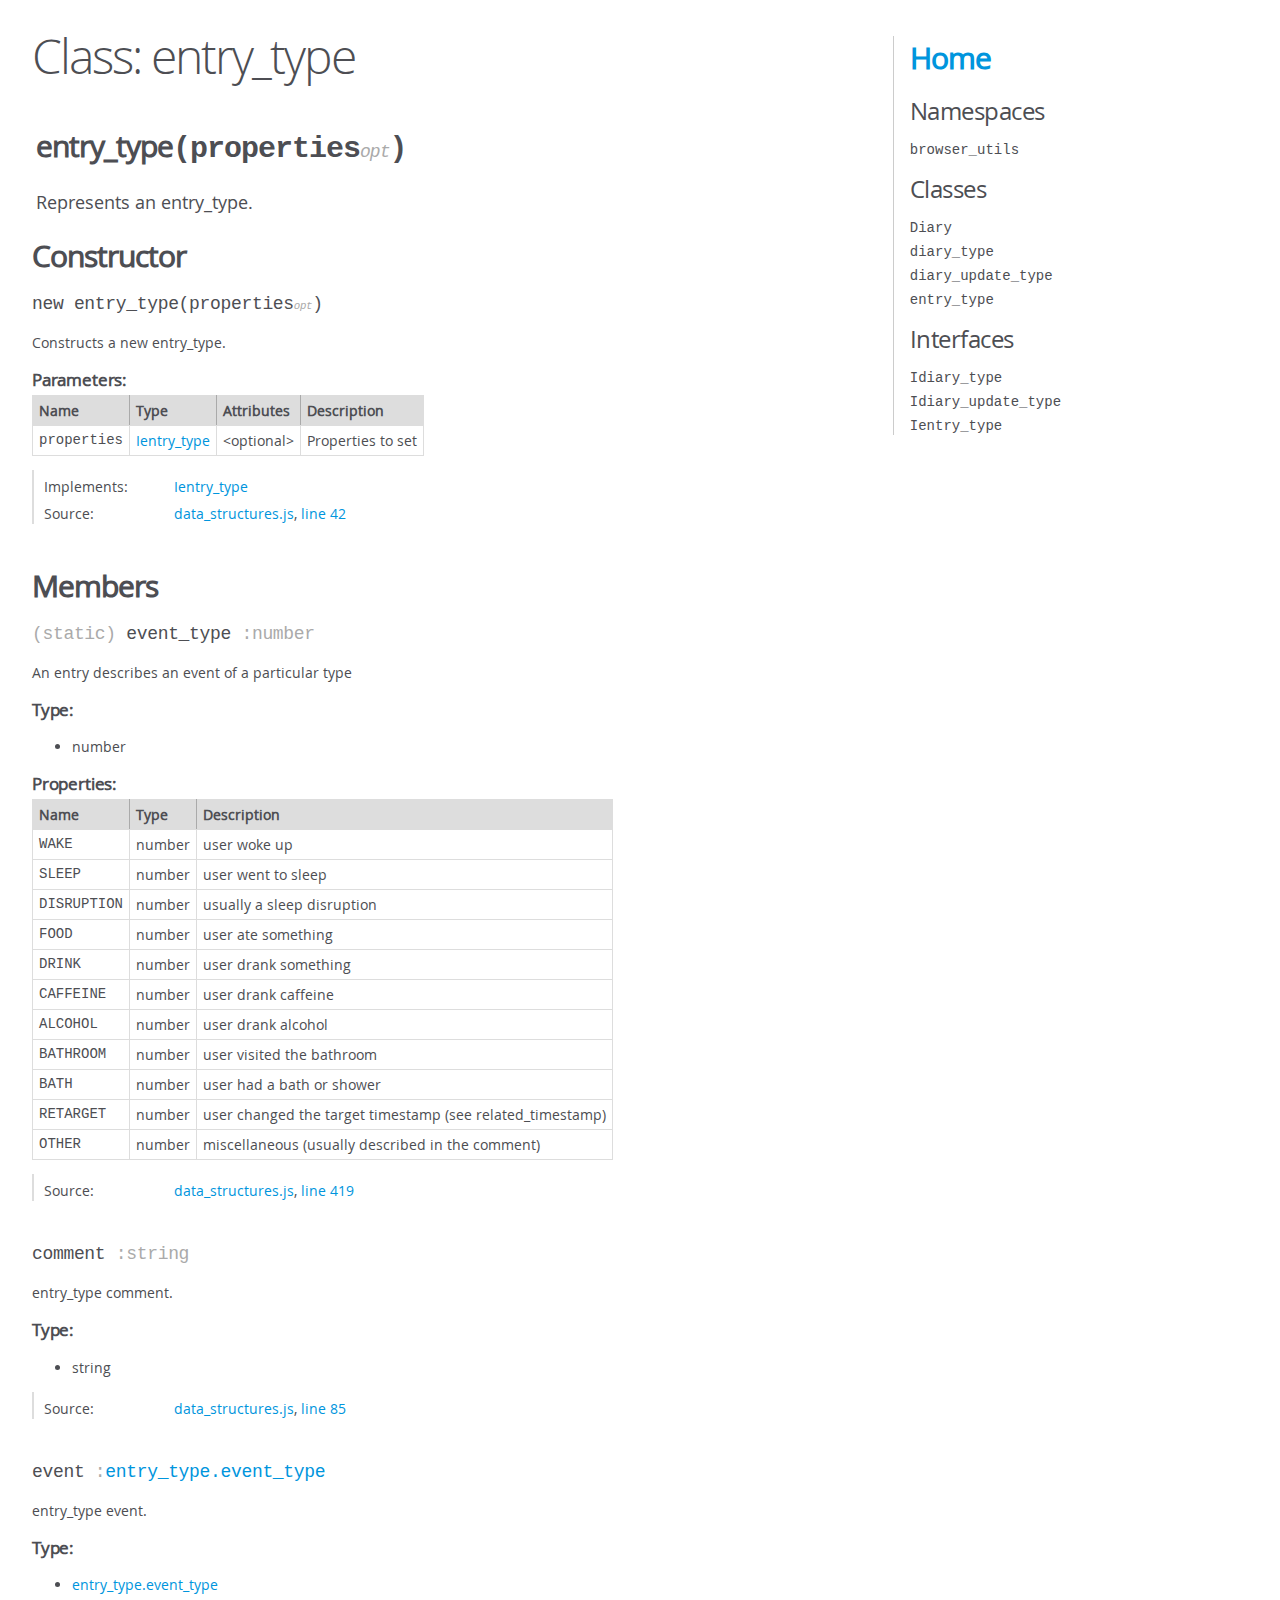
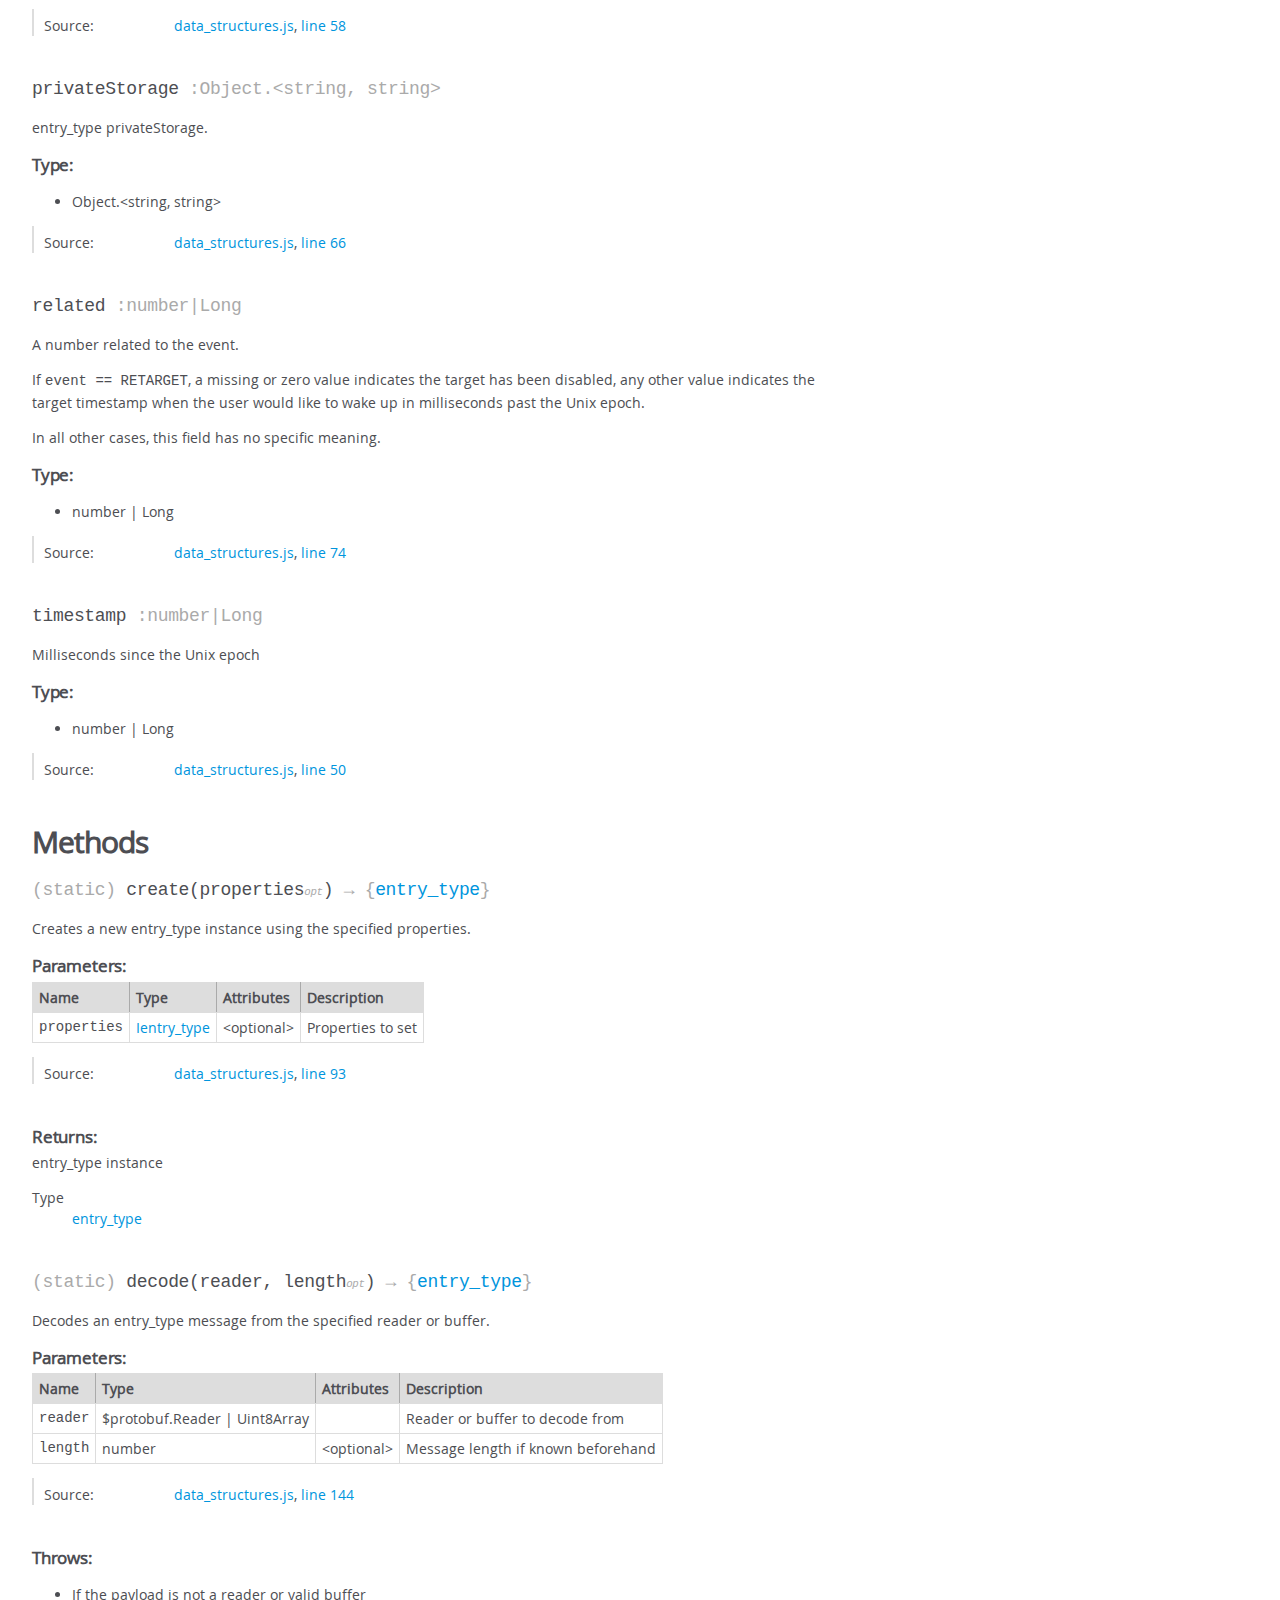
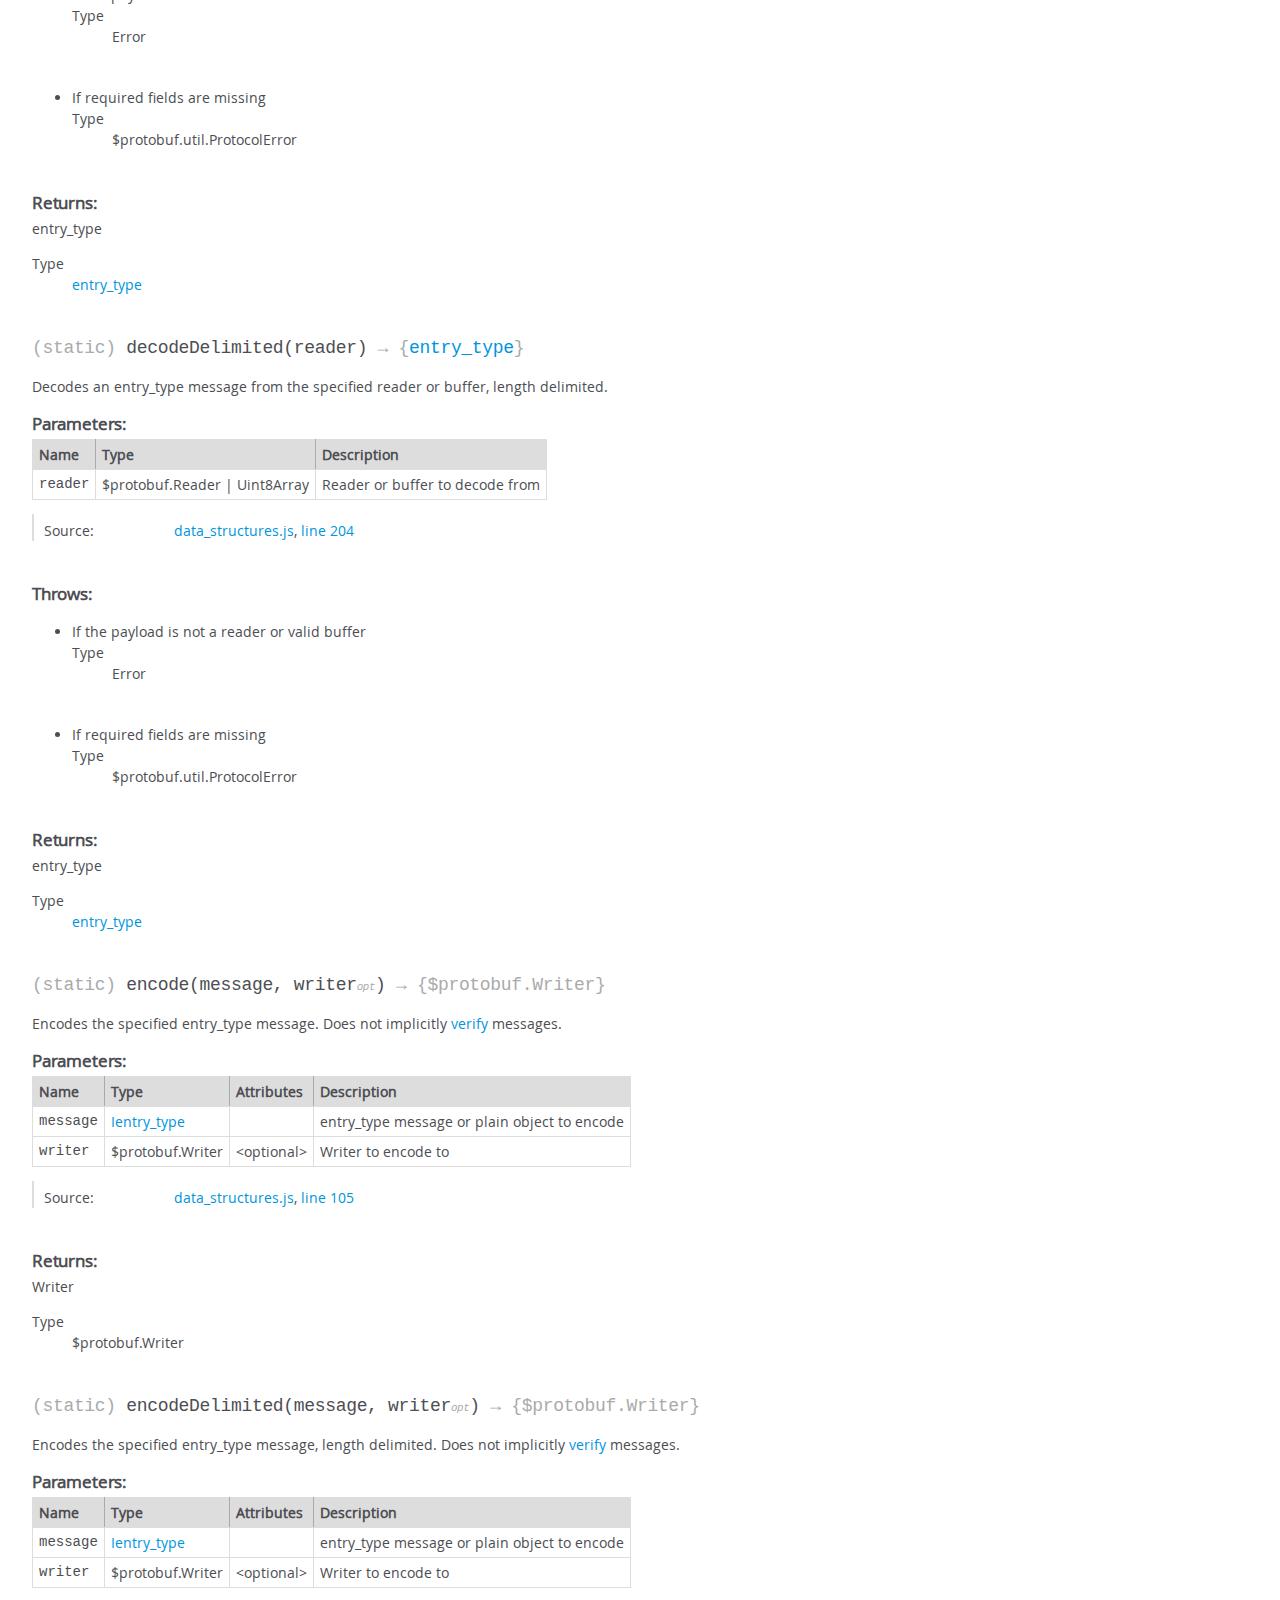
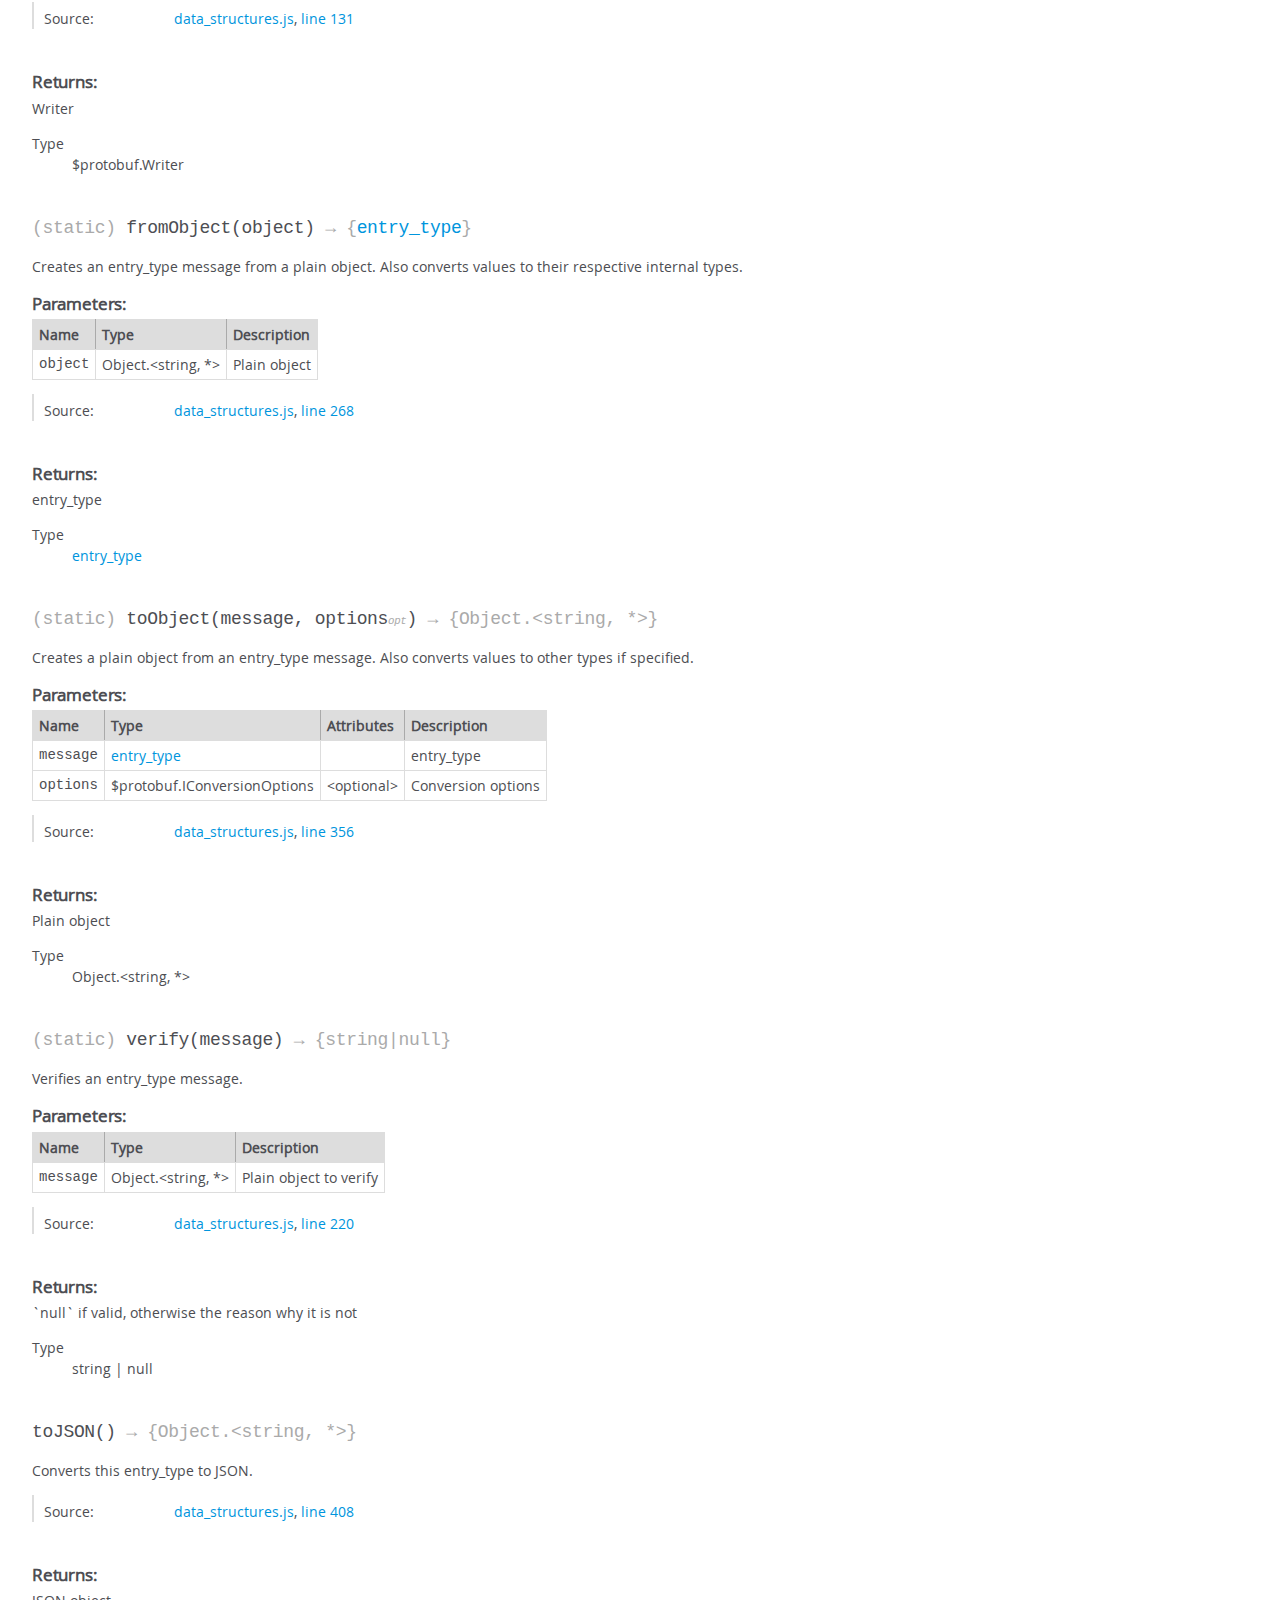
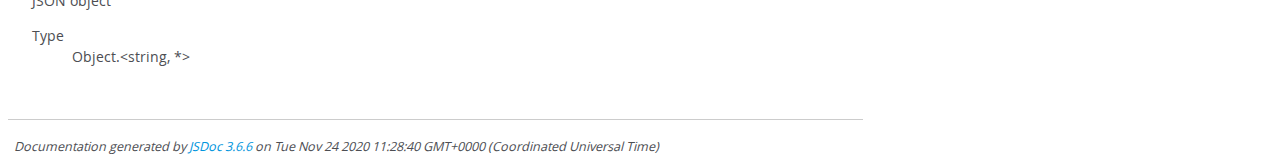
<file: entry_type.html>
<!DOCTYPE html>
<html lang="en">
<head>
    <meta charset="utf-8">
    <title>JSDoc: Class: entry_type</title>

    <script src="scripts/prettify/prettify.js"> </script>
    <script src="scripts/prettify/lang-css.js"> </script>
    <!--[if lt IE 9]>
      <script src="//html5shiv.googlecode.com/svn/trunk/html5.js"></script>
    <![endif]-->
    <link type="text/css" rel="stylesheet" href="styles/prettify-tomorrow.css">
    <link type="text/css" rel="stylesheet" href="styles/jsdoc-default.css">
</head>

<body>

<div id="main">

    <h1 class="page-title">Class: entry_type</h1>

    




<section>

<header>
    
        <h2><span class="attribs"><span class="type-signature"></span></span>entry_type<span class="signature">(properties<span class="signature-attributes">opt</span>)</span><span class="type-signature"></span></h2>
        
            <div class="class-description">Represents an entry_type.</div>
        
    
</header>

<article>
    <div class="container-overview">
    
        

    
    <h2>Constructor</h2>
    

    
    <h4 class="name" id="entry_type"><span class="type-signature"></span>new entry_type<span class="signature">(properties<span class="signature-attributes">opt</span>)</span><span class="type-signature"></span></h4>
    

    



<div class="description">
    Constructs a new entry_type.
</div>









    <h5>Parameters:</h5>
    

<table class="params">
    <thead>
    <tr>
        
        <th>Name</th>
        

        <th>Type</th>

        
        <th>Attributes</th>
        

        

        <th class="last">Description</th>
    </tr>
    </thead>

    <tbody>
    

        <tr>
            
                <td class="name"><code>properties</code></td>
            

            <td class="type">
            
                
<span class="param-type"><a href="Ientry_type.html">Ientry_type</a></span>


            
            </td>

            
                <td class="attributes">
                
                    &lt;optional><br>
                

                

                
                </td>
            

            

            <td class="description last">Properties to set</td>
        </tr>

    
    </tbody>
</table>






<dl class="details">

    

    

    

    

    

    
    <dt class="implements">Implements:</dt>
    <dd class="implements"><ul>
        
            <li><a href="Ientry_type.html">Ientry_type</a></li>
        
    </ul></dd>
    

    

    

    

    

    

    

    
    <dt class="tag-source">Source:</dt>
    <dd class="tag-source"><ul class="dummy"><li>
        <a href="data_structures.js.html">data_structures.js</a>, <a href="data_structures.js.html#line42">line 42</a>
    </li></ul></dd>
    

    

    

    
</dl>




















    
    </div>

    

    

    

    

    

    

    
        <h3 class="subsection-title">Members</h3>

        
            
<h4 class="name" id=".event_type"><span class="type-signature">(static) </span>event_type<span class="type-signature"> :number</span></h4>




<div class="description">
    An entry describes an event of a particular type
</div>



    <h5>Type:</h5>
    <ul>
        <li>
            
<span class="param-type">number</span>


        </li>
    </ul>





    <h5 class="subsection-title">Properties:</h5>

    

<table class="props">
    <thead>
    <tr>
        
        <th>Name</th>
        

        <th>Type</th>

        

        

        <th class="last">Description</th>
    </tr>
    </thead>

    <tbody>
    

        <tr>
            
                <td class="name"><code>WAKE</code></td>
            

            <td class="type">
            
                
<span class="param-type">number</span>


            
            </td>

            

            

            <td class="description last">user woke up</td>
        </tr>

    

        <tr>
            
                <td class="name"><code>SLEEP</code></td>
            

            <td class="type">
            
                
<span class="param-type">number</span>


            
            </td>

            

            

            <td class="description last">user went to sleep</td>
        </tr>

    

        <tr>
            
                <td class="name"><code>DISRUPTION</code></td>
            

            <td class="type">
            
                
<span class="param-type">number</span>


            
            </td>

            

            

            <td class="description last">usually a sleep disruption</td>
        </tr>

    

        <tr>
            
                <td class="name"><code>FOOD</code></td>
            

            <td class="type">
            
                
<span class="param-type">number</span>


            
            </td>

            

            

            <td class="description last">user ate something</td>
        </tr>

    

        <tr>
            
                <td class="name"><code>DRINK</code></td>
            

            <td class="type">
            
                
<span class="param-type">number</span>


            
            </td>

            

            

            <td class="description last">user drank something</td>
        </tr>

    

        <tr>
            
                <td class="name"><code>CAFFEINE</code></td>
            

            <td class="type">
            
                
<span class="param-type">number</span>


            
            </td>

            

            

            <td class="description last">user drank caffeine</td>
        </tr>

    

        <tr>
            
                <td class="name"><code>ALCOHOL</code></td>
            

            <td class="type">
            
                
<span class="param-type">number</span>


            
            </td>

            

            

            <td class="description last">user drank alcohol</td>
        </tr>

    

        <tr>
            
                <td class="name"><code>BATHROOM</code></td>
            

            <td class="type">
            
                
<span class="param-type">number</span>


            
            </td>

            

            

            <td class="description last">user visited the bathroom</td>
        </tr>

    

        <tr>
            
                <td class="name"><code>BATH</code></td>
            

            <td class="type">
            
                
<span class="param-type">number</span>


            
            </td>

            

            

            <td class="description last">user had a bath or shower</td>
        </tr>

    

        <tr>
            
                <td class="name"><code>RETARGET</code></td>
            

            <td class="type">
            
                
<span class="param-type">number</span>


            
            </td>

            

            

            <td class="description last">user changed the target timestamp (see related_timestamp)</td>
        </tr>

    

        <tr>
            
                <td class="name"><code>OTHER</code></td>
            

            <td class="type">
            
                
<span class="param-type">number</span>


            
            </td>

            

            

            <td class="description last">miscellaneous (usually described in the comment)</td>
        </tr>

    
    </tbody>
</table>




<dl class="details">

    

    

    

    

    

    

    

    

    

    

    

    

    
    <dt class="tag-source">Source:</dt>
    <dd class="tag-source"><ul class="dummy"><li>
        <a href="data_structures.js.html">data_structures.js</a>, <a href="data_structures.js.html#line419">line 419</a>
    </li></ul></dd>
    

    

    

    
</dl>






        
            
<h4 class="name" id="comment"><span class="type-signature"></span>comment<span class="type-signature"> :string</span></h4>




<div class="description">
    entry_type comment.
</div>



    <h5>Type:</h5>
    <ul>
        <li>
            
<span class="param-type">string</span>


        </li>
    </ul>





<dl class="details">

    

    

    

    

    

    

    

    

    

    

    

    

    
    <dt class="tag-source">Source:</dt>
    <dd class="tag-source"><ul class="dummy"><li>
        <a href="data_structures.js.html">data_structures.js</a>, <a href="data_structures.js.html#line85">line 85</a>
    </li></ul></dd>
    

    

    

    
</dl>






        
            
<h4 class="name" id="event"><span class="type-signature"></span>event<span class="type-signature"> :<a href="entry_type.html#.event_type">entry_type.event_type</a></span></h4>




<div class="description">
    entry_type event.
</div>



    <h5>Type:</h5>
    <ul>
        <li>
            
<span class="param-type"><a href="entry_type.html#.event_type">entry_type.event_type</a></span>


        </li>
    </ul>





<dl class="details">

    

    

    

    

    

    

    

    

    

    

    

    

    
    <dt class="tag-source">Source:</dt>
    <dd class="tag-source"><ul class="dummy"><li>
        <a href="data_structures.js.html">data_structures.js</a>, <a href="data_structures.js.html#line58">line 58</a>
    </li></ul></dd>
    

    

    

    
</dl>






        
            
<h4 class="name" id="privateStorage"><span class="type-signature"></span>privateStorage<span class="type-signature"> :Object.&lt;string, string></span></h4>




<div class="description">
    entry_type privateStorage.
</div>



    <h5>Type:</h5>
    <ul>
        <li>
            
<span class="param-type">Object.&lt;string, string></span>


        </li>
    </ul>





<dl class="details">

    

    

    

    

    

    

    

    

    

    

    

    

    
    <dt class="tag-source">Source:</dt>
    <dd class="tag-source"><ul class="dummy"><li>
        <a href="data_structures.js.html">data_structures.js</a>, <a href="data_structures.js.html#line66">line 66</a>
    </li></ul></dd>
    

    

    

    
</dl>






        
            
<h4 class="name" id="related"><span class="type-signature"></span>related<span class="type-signature"> :number|Long</span></h4>




<div class="description">
    A number related to the event.

<p>If <tt>event == RETARGET</tt>, a missing or zero value indicates the target has been disabled, any other value indicates the target timestamp when the user would like to wake up in milliseconds past the Unix epoch.</p>
<p>In all other cases, this field has no specific meaning.</p>
</div>



    <h5>Type:</h5>
    <ul>
        <li>
            
<span class="param-type">number</span>
|

<span class="param-type">Long</span>


        </li>
    </ul>





<dl class="details">

    

    

    

    

    

    

    

    

    

    

    

    

    
    <dt class="tag-source">Source:</dt>
    <dd class="tag-source"><ul class="dummy"><li>
        <a href="data_structures.js.html">data_structures.js</a>, <a href="data_structures.js.html#line74">line 74</a>
    </li></ul></dd>
    

    

    

    
</dl>






        
            
<h4 class="name" id="timestamp"><span class="type-signature"></span>timestamp<span class="type-signature"> :number|Long</span></h4>




<div class="description">
    Milliseconds since the Unix epoch
</div>



    <h5>Type:</h5>
    <ul>
        <li>
            
<span class="param-type">number</span>
|

<span class="param-type">Long</span>


        </li>
    </ul>





<dl class="details">

    

    

    

    

    

    

    

    

    

    

    

    

    
    <dt class="tag-source">Source:</dt>
    <dd class="tag-source"><ul class="dummy"><li>
        <a href="data_structures.js.html">data_structures.js</a>, <a href="data_structures.js.html#line50">line 50</a>
    </li></ul></dd>
    

    

    

    
</dl>






        
    

    
        <h3 class="subsection-title">Methods</h3>

        
            

    

    
    <h4 class="name" id=".create"><span class="type-signature">(static) </span>create<span class="signature">(properties<span class="signature-attributes">opt</span>)</span><span class="type-signature"> &rarr; {<a href="entry_type.html">entry_type</a>}</span></h4>
    

    



<div class="description">
    Creates a new entry_type instance using the specified properties.
</div>









    <h5>Parameters:</h5>
    

<table class="params">
    <thead>
    <tr>
        
        <th>Name</th>
        

        <th>Type</th>

        
        <th>Attributes</th>
        

        

        <th class="last">Description</th>
    </tr>
    </thead>

    <tbody>
    

        <tr>
            
                <td class="name"><code>properties</code></td>
            

            <td class="type">
            
                
<span class="param-type"><a href="Ientry_type.html">Ientry_type</a></span>


            
            </td>

            
                <td class="attributes">
                
                    &lt;optional><br>
                

                

                
                </td>
            

            

            <td class="description last">Properties to set</td>
        </tr>

    
    </tbody>
</table>






<dl class="details">

    

    

    

    

    

    

    

    

    

    

    

    

    
    <dt class="tag-source">Source:</dt>
    <dd class="tag-source"><ul class="dummy"><li>
        <a href="data_structures.js.html">data_structures.js</a>, <a href="data_structures.js.html#line93">line 93</a>
    </li></ul></dd>
    

    

    

    
</dl>















<h5>Returns:</h5>

        
<div class="param-desc">
    entry_type instance
</div>



<dl>
    <dt>
        Type
    </dt>
    <dd>
        
<span class="param-type"><a href="entry_type.html">entry_type</a></span>


    </dd>
</dl>

    





        
            

    

    
    <h4 class="name" id=".decode"><span class="type-signature">(static) </span>decode<span class="signature">(reader, length<span class="signature-attributes">opt</span>)</span><span class="type-signature"> &rarr; {<a href="entry_type.html">entry_type</a>}</span></h4>
    

    



<div class="description">
    Decodes an entry_type message from the specified reader or buffer.
</div>









    <h5>Parameters:</h5>
    

<table class="params">
    <thead>
    <tr>
        
        <th>Name</th>
        

        <th>Type</th>

        
        <th>Attributes</th>
        

        

        <th class="last">Description</th>
    </tr>
    </thead>

    <tbody>
    

        <tr>
            
                <td class="name"><code>reader</code></td>
            

            <td class="type">
            
                
<span class="param-type">$protobuf.Reader</span>
|

<span class="param-type">Uint8Array</span>


            
            </td>

            
                <td class="attributes">
                

                

                
                </td>
            

            

            <td class="description last">Reader or buffer to decode from</td>
        </tr>

    

        <tr>
            
                <td class="name"><code>length</code></td>
            

            <td class="type">
            
                
<span class="param-type">number</span>


            
            </td>

            
                <td class="attributes">
                
                    &lt;optional><br>
                

                

                
                </td>
            

            

            <td class="description last">Message length if known beforehand</td>
        </tr>

    
    </tbody>
</table>






<dl class="details">

    

    

    

    

    

    

    

    

    

    

    

    

    
    <dt class="tag-source">Source:</dt>
    <dd class="tag-source"><ul class="dummy"><li>
        <a href="data_structures.js.html">data_structures.js</a>, <a href="data_structures.js.html#line144">line 144</a>
    </li></ul></dd>
    

    

    

    
</dl>













<h5>Throws:</h5>
<ul>
        <li>

<dl>
    <dt>
        <div class="param-desc">
        If the payload is not a reader or valid buffer
        </div>
    </dt>
    <dd></dd>
    <dt>
        <dl>
            <dt>
                Type
            </dt>
            <dd>
                
<span class="param-type">Error</span>


            </dd>
        </dl>
    </dt>
    <dd></dd>
</dl>

</li>
    
        <li>

<dl>
    <dt>
        <div class="param-desc">
        If required fields are missing
        </div>
    </dt>
    <dd></dd>
    <dt>
        <dl>
            <dt>
                Type
            </dt>
            <dd>
                
<span class="param-type">$protobuf.util.ProtocolError</span>


            </dd>
        </dl>
    </dt>
    <dd></dd>
</dl>

</li>
    </ul>


<h5>Returns:</h5>

        
<div class="param-desc">
    entry_type
</div>



<dl>
    <dt>
        Type
    </dt>
    <dd>
        
<span class="param-type"><a href="entry_type.html">entry_type</a></span>


    </dd>
</dl>

    





        
            

    

    
    <h4 class="name" id=".decodeDelimited"><span class="type-signature">(static) </span>decodeDelimited<span class="signature">(reader)</span><span class="type-signature"> &rarr; {<a href="entry_type.html">entry_type</a>}</span></h4>
    

    



<div class="description">
    Decodes an entry_type message from the specified reader or buffer, length delimited.
</div>









    <h5>Parameters:</h5>
    

<table class="params">
    <thead>
    <tr>
        
        <th>Name</th>
        

        <th>Type</th>

        

        

        <th class="last">Description</th>
    </tr>
    </thead>

    <tbody>
    

        <tr>
            
                <td class="name"><code>reader</code></td>
            

            <td class="type">
            
                
<span class="param-type">$protobuf.Reader</span>
|

<span class="param-type">Uint8Array</span>


            
            </td>

            

            

            <td class="description last">Reader or buffer to decode from</td>
        </tr>

    
    </tbody>
</table>






<dl class="details">

    

    

    

    

    

    

    

    

    

    

    

    

    
    <dt class="tag-source">Source:</dt>
    <dd class="tag-source"><ul class="dummy"><li>
        <a href="data_structures.js.html">data_structures.js</a>, <a href="data_structures.js.html#line204">line 204</a>
    </li></ul></dd>
    

    

    

    
</dl>













<h5>Throws:</h5>
<ul>
        <li>

<dl>
    <dt>
        <div class="param-desc">
        If the payload is not a reader or valid buffer
        </div>
    </dt>
    <dd></dd>
    <dt>
        <dl>
            <dt>
                Type
            </dt>
            <dd>
                
<span class="param-type">Error</span>


            </dd>
        </dl>
    </dt>
    <dd></dd>
</dl>

</li>
    
        <li>

<dl>
    <dt>
        <div class="param-desc">
        If required fields are missing
        </div>
    </dt>
    <dd></dd>
    <dt>
        <dl>
            <dt>
                Type
            </dt>
            <dd>
                
<span class="param-type">$protobuf.util.ProtocolError</span>


            </dd>
        </dl>
    </dt>
    <dd></dd>
</dl>

</li>
    </ul>


<h5>Returns:</h5>

        
<div class="param-desc">
    entry_type
</div>



<dl>
    <dt>
        Type
    </dt>
    <dd>
        
<span class="param-type"><a href="entry_type.html">entry_type</a></span>


    </dd>
</dl>

    





        
            

    

    
    <h4 class="name" id=".encode"><span class="type-signature">(static) </span>encode<span class="signature">(message, writer<span class="signature-attributes">opt</span>)</span><span class="type-signature"> &rarr; {$protobuf.Writer}</span></h4>
    

    



<div class="description">
    Encodes the specified entry_type message. Does not implicitly <a href="entry_type.html#.verify">verify</a> messages.
</div>









    <h5>Parameters:</h5>
    

<table class="params">
    <thead>
    <tr>
        
        <th>Name</th>
        

        <th>Type</th>

        
        <th>Attributes</th>
        

        

        <th class="last">Description</th>
    </tr>
    </thead>

    <tbody>
    

        <tr>
            
                <td class="name"><code>message</code></td>
            

            <td class="type">
            
                
<span class="param-type"><a href="Ientry_type.html">Ientry_type</a></span>


            
            </td>

            
                <td class="attributes">
                

                

                
                </td>
            

            

            <td class="description last">entry_type message or plain object to encode</td>
        </tr>

    

        <tr>
            
                <td class="name"><code>writer</code></td>
            

            <td class="type">
            
                
<span class="param-type">$protobuf.Writer</span>


            
            </td>

            
                <td class="attributes">
                
                    &lt;optional><br>
                

                

                
                </td>
            

            

            <td class="description last">Writer to encode to</td>
        </tr>

    
    </tbody>
</table>






<dl class="details">

    

    

    

    

    

    

    

    

    

    

    

    

    
    <dt class="tag-source">Source:</dt>
    <dd class="tag-source"><ul class="dummy"><li>
        <a href="data_structures.js.html">data_structures.js</a>, <a href="data_structures.js.html#line105">line 105</a>
    </li></ul></dd>
    

    

    

    
</dl>















<h5>Returns:</h5>

        
<div class="param-desc">
    Writer
</div>



<dl>
    <dt>
        Type
    </dt>
    <dd>
        
<span class="param-type">$protobuf.Writer</span>


    </dd>
</dl>

    





        
            

    

    
    <h4 class="name" id=".encodeDelimited"><span class="type-signature">(static) </span>encodeDelimited<span class="signature">(message, writer<span class="signature-attributes">opt</span>)</span><span class="type-signature"> &rarr; {$protobuf.Writer}</span></h4>
    

    



<div class="description">
    Encodes the specified entry_type message, length delimited. Does not implicitly <a href="entry_type.html#.verify">verify</a> messages.
</div>









    <h5>Parameters:</h5>
    

<table class="params">
    <thead>
    <tr>
        
        <th>Name</th>
        

        <th>Type</th>

        
        <th>Attributes</th>
        

        

        <th class="last">Description</th>
    </tr>
    </thead>

    <tbody>
    

        <tr>
            
                <td class="name"><code>message</code></td>
            

            <td class="type">
            
                
<span class="param-type"><a href="Ientry_type.html">Ientry_type</a></span>


            
            </td>

            
                <td class="attributes">
                

                

                
                </td>
            

            

            <td class="description last">entry_type message or plain object to encode</td>
        </tr>

    

        <tr>
            
                <td class="name"><code>writer</code></td>
            

            <td class="type">
            
                
<span class="param-type">$protobuf.Writer</span>


            
            </td>

            
                <td class="attributes">
                
                    &lt;optional><br>
                

                

                
                </td>
            

            

            <td class="description last">Writer to encode to</td>
        </tr>

    
    </tbody>
</table>






<dl class="details">

    

    

    

    

    

    

    

    

    

    

    

    

    
    <dt class="tag-source">Source:</dt>
    <dd class="tag-source"><ul class="dummy"><li>
        <a href="data_structures.js.html">data_structures.js</a>, <a href="data_structures.js.html#line131">line 131</a>
    </li></ul></dd>
    

    

    

    
</dl>















<h5>Returns:</h5>

        
<div class="param-desc">
    Writer
</div>



<dl>
    <dt>
        Type
    </dt>
    <dd>
        
<span class="param-type">$protobuf.Writer</span>


    </dd>
</dl>

    





        
            

    

    
    <h4 class="name" id=".fromObject"><span class="type-signature">(static) </span>fromObject<span class="signature">(object)</span><span class="type-signature"> &rarr; {<a href="entry_type.html">entry_type</a>}</span></h4>
    

    



<div class="description">
    Creates an entry_type message from a plain object. Also converts values to their respective internal types.
</div>









    <h5>Parameters:</h5>
    

<table class="params">
    <thead>
    <tr>
        
        <th>Name</th>
        

        <th>Type</th>

        

        

        <th class="last">Description</th>
    </tr>
    </thead>

    <tbody>
    

        <tr>
            
                <td class="name"><code>object</code></td>
            

            <td class="type">
            
                
<span class="param-type">Object.&lt;string, *></span>


            
            </td>

            

            

            <td class="description last">Plain object</td>
        </tr>

    
    </tbody>
</table>






<dl class="details">

    

    

    

    

    

    

    

    

    

    

    

    

    
    <dt class="tag-source">Source:</dt>
    <dd class="tag-source"><ul class="dummy"><li>
        <a href="data_structures.js.html">data_structures.js</a>, <a href="data_structures.js.html#line268">line 268</a>
    </li></ul></dd>
    

    

    

    
</dl>















<h5>Returns:</h5>

        
<div class="param-desc">
    entry_type
</div>



<dl>
    <dt>
        Type
    </dt>
    <dd>
        
<span class="param-type"><a href="entry_type.html">entry_type</a></span>


    </dd>
</dl>

    





        
            

    

    
    <h4 class="name" id=".toObject"><span class="type-signature">(static) </span>toObject<span class="signature">(message, options<span class="signature-attributes">opt</span>)</span><span class="type-signature"> &rarr; {Object.&lt;string, *>}</span></h4>
    

    



<div class="description">
    Creates a plain object from an entry_type message. Also converts values to other types if specified.
</div>









    <h5>Parameters:</h5>
    

<table class="params">
    <thead>
    <tr>
        
        <th>Name</th>
        

        <th>Type</th>

        
        <th>Attributes</th>
        

        

        <th class="last">Description</th>
    </tr>
    </thead>

    <tbody>
    

        <tr>
            
                <td class="name"><code>message</code></td>
            

            <td class="type">
            
                
<span class="param-type"><a href="entry_type.html">entry_type</a></span>


            
            </td>

            
                <td class="attributes">
                

                

                
                </td>
            

            

            <td class="description last">entry_type</td>
        </tr>

    

        <tr>
            
                <td class="name"><code>options</code></td>
            

            <td class="type">
            
                
<span class="param-type">$protobuf.IConversionOptions</span>


            
            </td>

            
                <td class="attributes">
                
                    &lt;optional><br>
                

                

                
                </td>
            

            

            <td class="description last">Conversion options</td>
        </tr>

    
    </tbody>
</table>






<dl class="details">

    

    

    

    

    

    

    

    

    

    

    

    

    
    <dt class="tag-source">Source:</dt>
    <dd class="tag-source"><ul class="dummy"><li>
        <a href="data_structures.js.html">data_structures.js</a>, <a href="data_structures.js.html#line356">line 356</a>
    </li></ul></dd>
    

    

    

    
</dl>















<h5>Returns:</h5>

        
<div class="param-desc">
    Plain object
</div>



<dl>
    <dt>
        Type
    </dt>
    <dd>
        
<span class="param-type">Object.&lt;string, *></span>


    </dd>
</dl>

    





        
            

    

    
    <h4 class="name" id=".verify"><span class="type-signature">(static) </span>verify<span class="signature">(message)</span><span class="type-signature"> &rarr; {string|null}</span></h4>
    

    



<div class="description">
    Verifies an entry_type message.
</div>









    <h5>Parameters:</h5>
    

<table class="params">
    <thead>
    <tr>
        
        <th>Name</th>
        

        <th>Type</th>

        

        

        <th class="last">Description</th>
    </tr>
    </thead>

    <tbody>
    

        <tr>
            
                <td class="name"><code>message</code></td>
            

            <td class="type">
            
                
<span class="param-type">Object.&lt;string, *></span>


            
            </td>

            

            

            <td class="description last">Plain object to verify</td>
        </tr>

    
    </tbody>
</table>






<dl class="details">

    

    

    

    

    

    

    

    

    

    

    

    

    
    <dt class="tag-source">Source:</dt>
    <dd class="tag-source"><ul class="dummy"><li>
        <a href="data_structures.js.html">data_structures.js</a>, <a href="data_structures.js.html#line220">line 220</a>
    </li></ul></dd>
    

    

    

    
</dl>















<h5>Returns:</h5>

        
<div class="param-desc">
    `null` if valid, otherwise the reason why it is not
</div>



<dl>
    <dt>
        Type
    </dt>
    <dd>
        
<span class="param-type">string</span>
|

<span class="param-type">null</span>


    </dd>
</dl>

    





        
            

    

    
    <h4 class="name" id="toJSON"><span class="type-signature"></span>toJSON<span class="signature">()</span><span class="type-signature"> &rarr; {Object.&lt;string, *>}</span></h4>
    

    



<div class="description">
    Converts this entry_type to JSON.
</div>













<dl class="details">

    

    

    

    

    

    

    

    

    

    

    

    

    
    <dt class="tag-source">Source:</dt>
    <dd class="tag-source"><ul class="dummy"><li>
        <a href="data_structures.js.html">data_structures.js</a>, <a href="data_structures.js.html#line408">line 408</a>
    </li></ul></dd>
    

    

    

    
</dl>















<h5>Returns:</h5>

        
<div class="param-desc">
    JSON object
</div>



<dl>
    <dt>
        Type
    </dt>
    <dd>
        
<span class="param-type">Object.&lt;string, *></span>


    </dd>
</dl>

    





        
    

    

    
</article>

</section>




</div>

<nav>
    <h2><a href="index.html">Home</a></h2><h3>Namespaces</h3><ul><li><a href="browser_utils.html">browser_utils</a></li></ul><h3>Classes</h3><ul><li><a href="Diary.html">Diary</a></li><li><a href="diary_type.html">diary_type</a></li><li><a href="diary_update_type.html">diary_update_type</a></li><li><a href="entry_type.html">entry_type</a></li></ul><h3>Interfaces</h3><ul><li><a href="Idiary_type.html">Idiary_type</a></li><li><a href="Idiary_update_type.html">Idiary_update_type</a></li><li><a href="Ientry_type.html">Ientry_type</a></li></ul>
</nav>

<br class="clear">

<footer>
    Documentation generated by <a href="https://github.com/jsdoc/jsdoc">JSDoc 3.6.6</a> on Tue Nov 24 2020 11:28:40 GMT+0000 (Coordinated Universal Time)
</footer>

<script> prettyPrint(); </script>
<script src="scripts/linenumber.js"> </script>
</body>
</html>
</file>
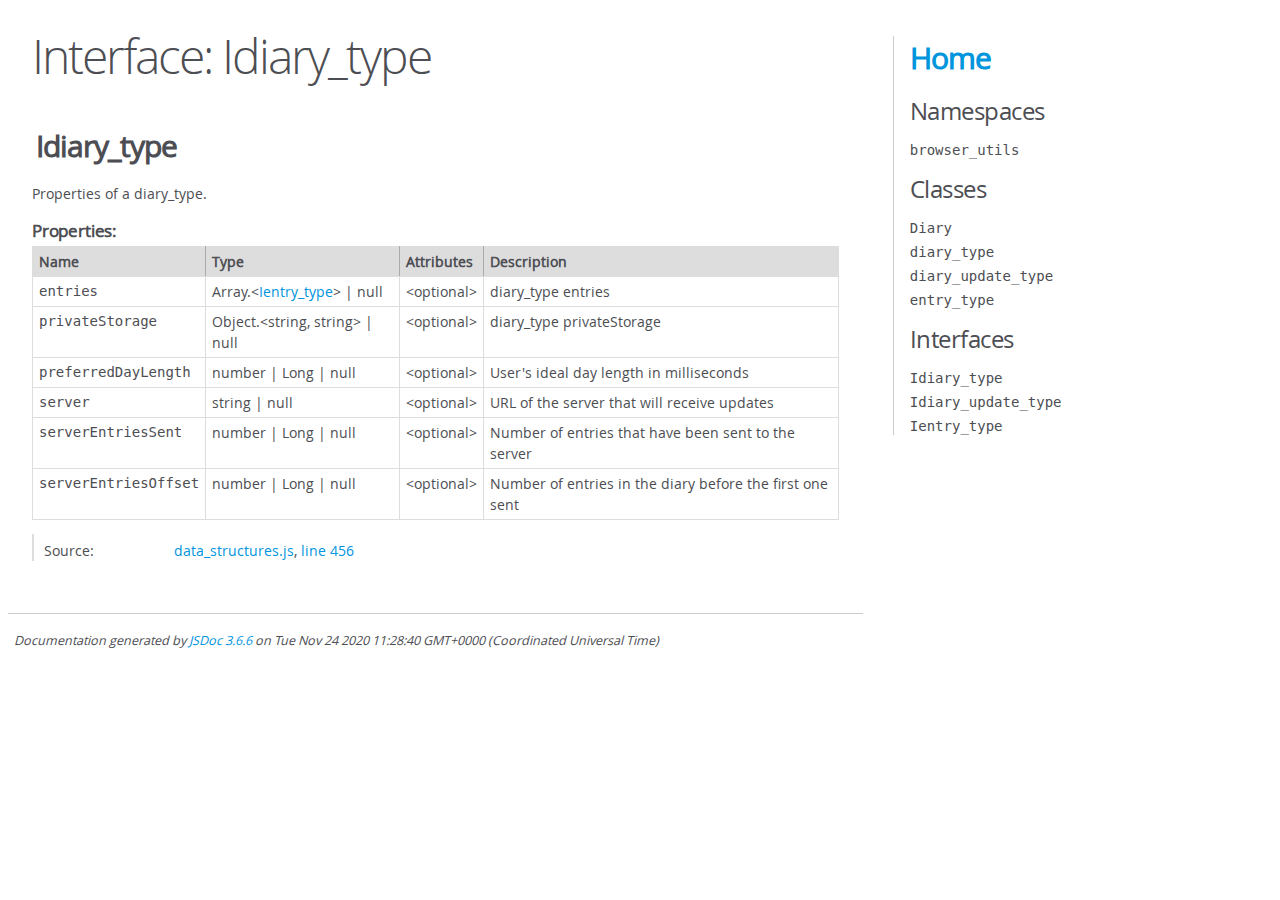
<file: Idiary_type.html>
<!DOCTYPE html>
<html lang="en">
<head>
    <meta charset="utf-8">
    <title>JSDoc: Interface: Idiary_type</title>

    <script src="scripts/prettify/prettify.js"> </script>
    <script src="scripts/prettify/lang-css.js"> </script>
    <!--[if lt IE 9]>
      <script src="//html5shiv.googlecode.com/svn/trunk/html5.js"></script>
    <![endif]-->
    <link type="text/css" rel="stylesheet" href="styles/prettify-tomorrow.css">
    <link type="text/css" rel="stylesheet" href="styles/jsdoc-default.css">
</head>

<body>

<div id="main">

    <h1 class="page-title">Interface: Idiary_type</h1>

    




<section>

<header>
    
        <h2>Idiary_type</h2>
        
    
</header>

<article>
    <div class="container-overview">
    
        
            <div class="description">Properties of a diary_type.</div>
        

        


    <h5 class="subsection-title">Properties:</h5>

    

<table class="props">
    <thead>
    <tr>
        
        <th>Name</th>
        

        <th>Type</th>

        
        <th>Attributes</th>
        

        

        <th class="last">Description</th>
    </tr>
    </thead>

    <tbody>
    

        <tr>
            
                <td class="name"><code>entries</code></td>
            

            <td class="type">
            
                
<span class="param-type">Array.&lt;<a href="Ientry_type.html">Ientry_type</a>></span>
|

<span class="param-type">null</span>


            
            </td>

            
                <td class="attributes">
                
                    &lt;optional><br>
                

                
                </td>
            

            

            <td class="description last">diary_type entries</td>
        </tr>

    

        <tr>
            
                <td class="name"><code>privateStorage</code></td>
            

            <td class="type">
            
                
<span class="param-type">Object.&lt;string, string></span>
|

<span class="param-type">null</span>


            
            </td>

            
                <td class="attributes">
                
                    &lt;optional><br>
                

                
                </td>
            

            

            <td class="description last">diary_type privateStorage</td>
        </tr>

    

        <tr>
            
                <td class="name"><code>preferredDayLength</code></td>
            

            <td class="type">
            
                
<span class="param-type">number</span>
|

<span class="param-type">Long</span>
|

<span class="param-type">null</span>


            
            </td>

            
                <td class="attributes">
                
                    &lt;optional><br>
                

                
                </td>
            

            

            <td class="description last">User's ideal day length in milliseconds</td>
        </tr>

    

        <tr>
            
                <td class="name"><code>server</code></td>
            

            <td class="type">
            
                
<span class="param-type">string</span>
|

<span class="param-type">null</span>


            
            </td>

            
                <td class="attributes">
                
                    &lt;optional><br>
                

                
                </td>
            

            

            <td class="description last">URL of the server that will receive updates</td>
        </tr>

    

        <tr>
            
                <td class="name"><code>serverEntriesSent</code></td>
            

            <td class="type">
            
                
<span class="param-type">number</span>
|

<span class="param-type">Long</span>
|

<span class="param-type">null</span>


            
            </td>

            
                <td class="attributes">
                
                    &lt;optional><br>
                

                
                </td>
            

            

            <td class="description last">Number of entries that have been sent to the server</td>
        </tr>

    

        <tr>
            
                <td class="name"><code>serverEntriesOffset</code></td>
            

            <td class="type">
            
                
<span class="param-type">number</span>
|

<span class="param-type">Long</span>
|

<span class="param-type">null</span>


            
            </td>

            
                <td class="attributes">
                
                    &lt;optional><br>
                

                
                </td>
            

            

            <td class="description last">Number of entries in the diary before the first one sent</td>
        </tr>

    
    </tbody>
</table>




<dl class="details">

    

    

    

    

    

    

    

    

    

    

    

    

    
    <dt class="tag-source">Source:</dt>
    <dd class="tag-source"><ul class="dummy"><li>
        <a href="data_structures.js.html">data_structures.js</a>, <a href="data_structures.js.html#line456">line 456</a>
    </li></ul></dd>
    

    

    

    
</dl>


        
    
    </div>

    

    

    

    

    

    

    

    

    

    
</article>

</section>




</div>

<nav>
    <h2><a href="index.html">Home</a></h2><h3>Namespaces</h3><ul><li><a href="browser_utils.html">browser_utils</a></li></ul><h3>Classes</h3><ul><li><a href="Diary.html">Diary</a></li><li><a href="diary_type.html">diary_type</a></li><li><a href="diary_update_type.html">diary_update_type</a></li><li><a href="entry_type.html">entry_type</a></li></ul><h3>Interfaces</h3><ul><li><a href="Idiary_type.html">Idiary_type</a></li><li><a href="Idiary_update_type.html">Idiary_update_type</a></li><li><a href="Ientry_type.html">Ientry_type</a></li></ul>
</nav>

<br class="clear">

<footer>
    Documentation generated by <a href="https://github.com/jsdoc/jsdoc">JSDoc 3.6.6</a> on Tue Nov 24 2020 11:28:40 GMT+0000 (Coordinated Universal Time)
</footer>

<script> prettyPrint(); </script>
<script src="scripts/linenumber.js"> </script>
</body>
</html>
</file>
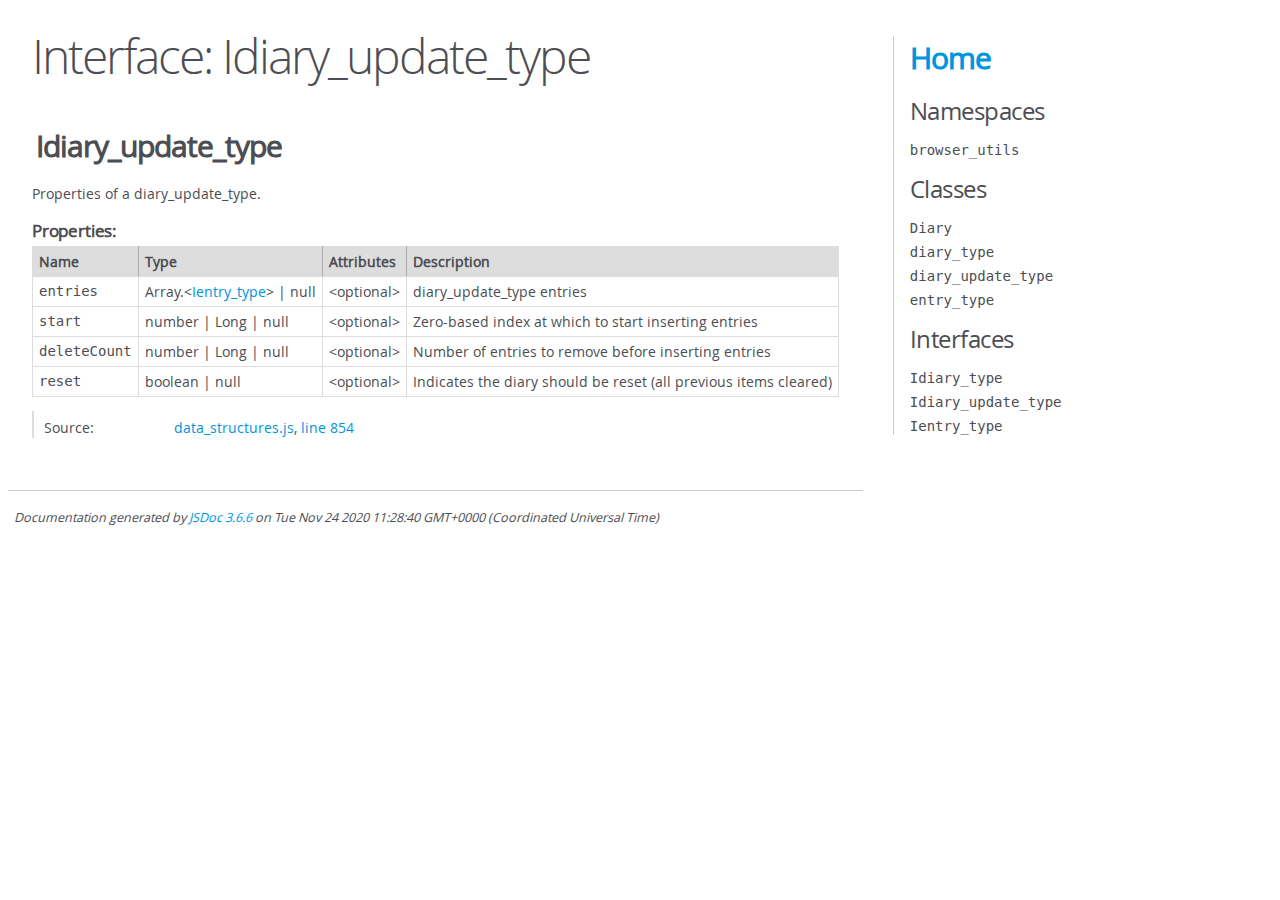
<file: Idiary_update_type.html>
<!DOCTYPE html>
<html lang="en">
<head>
    <meta charset="utf-8">
    <title>JSDoc: Interface: Idiary_update_type</title>

    <script src="scripts/prettify/prettify.js"> </script>
    <script src="scripts/prettify/lang-css.js"> </script>
    <!--[if lt IE 9]>
      <script src="//html5shiv.googlecode.com/svn/trunk/html5.js"></script>
    <![endif]-->
    <link type="text/css" rel="stylesheet" href="styles/prettify-tomorrow.css">
    <link type="text/css" rel="stylesheet" href="styles/jsdoc-default.css">
</head>

<body>

<div id="main">

    <h1 class="page-title">Interface: Idiary_update_type</h1>

    




<section>

<header>
    
        <h2>Idiary_update_type</h2>
        
    
</header>

<article>
    <div class="container-overview">
    
        
            <div class="description">Properties of a diary_update_type.</div>
        

        


    <h5 class="subsection-title">Properties:</h5>

    

<table class="props">
    <thead>
    <tr>
        
        <th>Name</th>
        

        <th>Type</th>

        
        <th>Attributes</th>
        

        

        <th class="last">Description</th>
    </tr>
    </thead>

    <tbody>
    

        <tr>
            
                <td class="name"><code>entries</code></td>
            

            <td class="type">
            
                
<span class="param-type">Array.&lt;<a href="Ientry_type.html">Ientry_type</a>></span>
|

<span class="param-type">null</span>


            
            </td>

            
                <td class="attributes">
                
                    &lt;optional><br>
                

                
                </td>
            

            

            <td class="description last">diary_update_type entries</td>
        </tr>

    

        <tr>
            
                <td class="name"><code>start</code></td>
            

            <td class="type">
            
                
<span class="param-type">number</span>
|

<span class="param-type">Long</span>
|

<span class="param-type">null</span>


            
            </td>

            
                <td class="attributes">
                
                    &lt;optional><br>
                

                
                </td>
            

            

            <td class="description last">Zero-based index at which to start inserting entries</td>
        </tr>

    

        <tr>
            
                <td class="name"><code>deleteCount</code></td>
            

            <td class="type">
            
                
<span class="param-type">number</span>
|

<span class="param-type">Long</span>
|

<span class="param-type">null</span>


            
            </td>

            
                <td class="attributes">
                
                    &lt;optional><br>
                

                
                </td>
            

            

            <td class="description last">Number of entries to remove before inserting entries</td>
        </tr>

    

        <tr>
            
                <td class="name"><code>reset</code></td>
            

            <td class="type">
            
                
<span class="param-type">boolean</span>
|

<span class="param-type">null</span>


            
            </td>

            
                <td class="attributes">
                
                    &lt;optional><br>
                

                
                </td>
            

            

            <td class="description last">Indicates the diary should be reset (all previous items cleared)</td>
        </tr>

    
    </tbody>
</table>




<dl class="details">

    

    

    

    

    

    

    

    

    

    

    

    

    
    <dt class="tag-source">Source:</dt>
    <dd class="tag-source"><ul class="dummy"><li>
        <a href="data_structures.js.html">data_structures.js</a>, <a href="data_structures.js.html#line854">line 854</a>
    </li></ul></dd>
    

    

    

    
</dl>


        
    
    </div>

    

    

    

    

    

    

    

    

    

    
</article>

</section>




</div>

<nav>
    <h2><a href="index.html">Home</a></h2><h3>Namespaces</h3><ul><li><a href="browser_utils.html">browser_utils</a></li></ul><h3>Classes</h3><ul><li><a href="Diary.html">Diary</a></li><li><a href="diary_type.html">diary_type</a></li><li><a href="diary_update_type.html">diary_update_type</a></li><li><a href="entry_type.html">entry_type</a></li></ul><h3>Interfaces</h3><ul><li><a href="Idiary_type.html">Idiary_type</a></li><li><a href="Idiary_update_type.html">Idiary_update_type</a></li><li><a href="Ientry_type.html">Ientry_type</a></li></ul>
</nav>

<br class="clear">

<footer>
    Documentation generated by <a href="https://github.com/jsdoc/jsdoc">JSDoc 3.6.6</a> on Tue Nov 24 2020 11:28:40 GMT+0000 (Coordinated Universal Time)
</footer>

<script> prettyPrint(); </script>
<script src="scripts/linenumber.js"> </script>
</body>
</html>
</file>
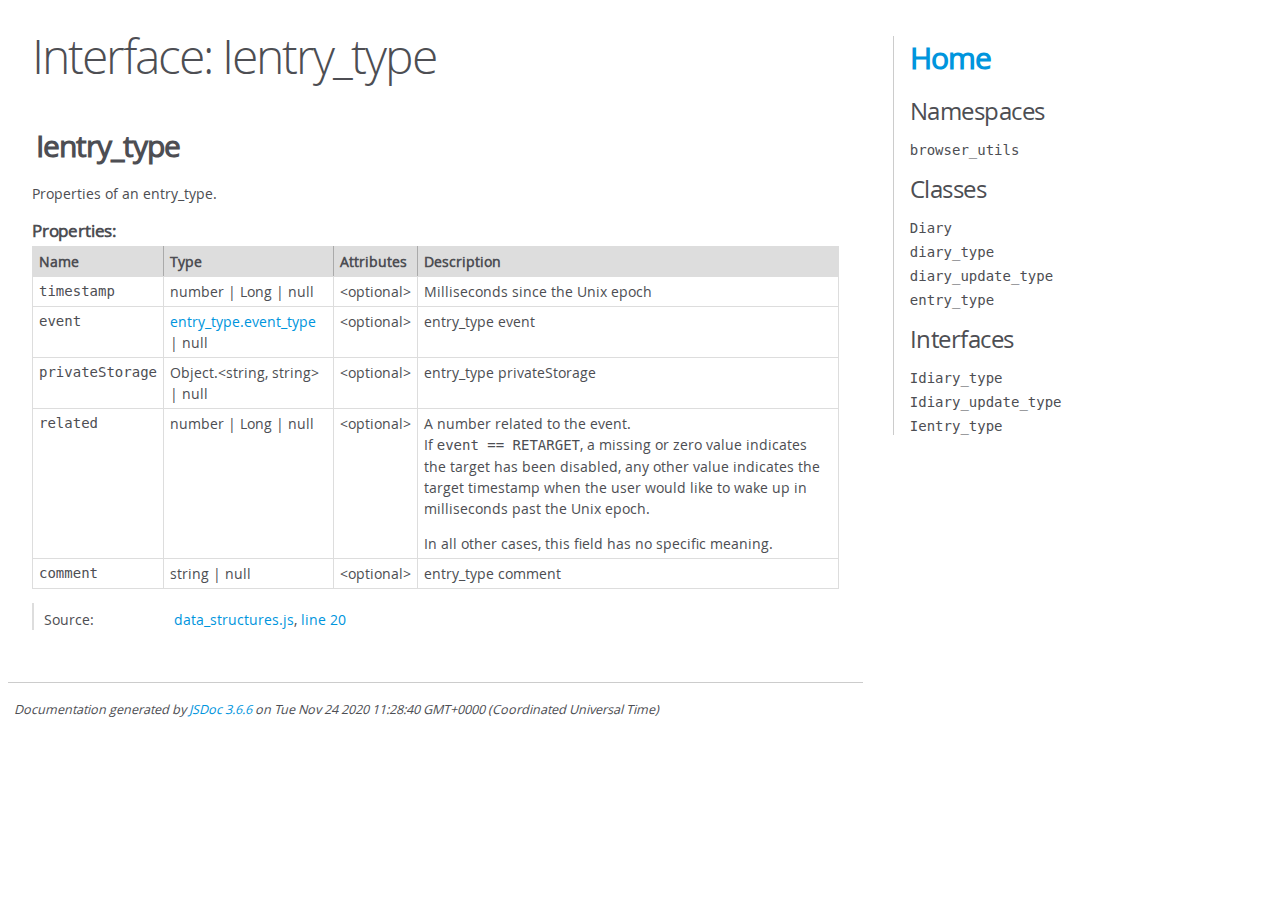
<file: Ientry_type.html>
<!DOCTYPE html>
<html lang="en">
<head>
    <meta charset="utf-8">
    <title>JSDoc: Interface: Ientry_type</title>

    <script src="scripts/prettify/prettify.js"> </script>
    <script src="scripts/prettify/lang-css.js"> </script>
    <!--[if lt IE 9]>
      <script src="//html5shiv.googlecode.com/svn/trunk/html5.js"></script>
    <![endif]-->
    <link type="text/css" rel="stylesheet" href="styles/prettify-tomorrow.css">
    <link type="text/css" rel="stylesheet" href="styles/jsdoc-default.css">
</head>

<body>

<div id="main">

    <h1 class="page-title">Interface: Ientry_type</h1>

    




<section>

<header>
    
        <h2>Ientry_type</h2>
        
    
</header>

<article>
    <div class="container-overview">
    
        
            <div class="description">Properties of an entry_type.</div>
        

        


    <h5 class="subsection-title">Properties:</h5>

    

<table class="props">
    <thead>
    <tr>
        
        <th>Name</th>
        

        <th>Type</th>

        
        <th>Attributes</th>
        

        

        <th class="last">Description</th>
    </tr>
    </thead>

    <tbody>
    

        <tr>
            
                <td class="name"><code>timestamp</code></td>
            

            <td class="type">
            
                
<span class="param-type">number</span>
|

<span class="param-type">Long</span>
|

<span class="param-type">null</span>


            
            </td>

            
                <td class="attributes">
                
                    &lt;optional><br>
                

                
                </td>
            

            

            <td class="description last">Milliseconds since the Unix epoch</td>
        </tr>

    

        <tr>
            
                <td class="name"><code>event</code></td>
            

            <td class="type">
            
                
<span class="param-type"><a href="entry_type.html#.event_type">entry_type.event_type</a></span>
|

<span class="param-type">null</span>


            
            </td>

            
                <td class="attributes">
                
                    &lt;optional><br>
                

                
                </td>
            

            

            <td class="description last">entry_type event</td>
        </tr>

    

        <tr>
            
                <td class="name"><code>privateStorage</code></td>
            

            <td class="type">
            
                
<span class="param-type">Object.&lt;string, string></span>
|

<span class="param-type">null</span>


            
            </td>

            
                <td class="attributes">
                
                    &lt;optional><br>
                

                
                </td>
            

            

            <td class="description last">entry_type privateStorage</td>
        </tr>

    

        <tr>
            
                <td class="name"><code>related</code></td>
            

            <td class="type">
            
                
<span class="param-type">number</span>
|

<span class="param-type">Long</span>
|

<span class="param-type">null</span>


            
            </td>

            
                <td class="attributes">
                
                    &lt;optional><br>
                

                
                </td>
            

            

            <td class="description last">A number related to the event.

<p>If <tt>event == RETARGET</tt>, a missing or zero value indicates the target has been disabled, any other value indicates the target timestamp when the user would like to wake up in milliseconds past the Unix epoch.</p>
<p>In all other cases, this field has no specific meaning.</p></td>
        </tr>

    

        <tr>
            
                <td class="name"><code>comment</code></td>
            

            <td class="type">
            
                
<span class="param-type">string</span>
|

<span class="param-type">null</span>


            
            </td>

            
                <td class="attributes">
                
                    &lt;optional><br>
                

                
                </td>
            

            

            <td class="description last">entry_type comment</td>
        </tr>

    
    </tbody>
</table>




<dl class="details">

    

    

    

    

    

    

    

    

    

    

    

    

    
    <dt class="tag-source">Source:</dt>
    <dd class="tag-source"><ul class="dummy"><li>
        <a href="data_structures.js.html">data_structures.js</a>, <a href="data_structures.js.html#line20">line 20</a>
    </li></ul></dd>
    

    

    

    
</dl>


        
    
    </div>

    

    

    

    

    

    

    

    

    

    
</article>

</section>




</div>

<nav>
    <h2><a href="index.html">Home</a></h2><h3>Namespaces</h3><ul><li><a href="browser_utils.html">browser_utils</a></li></ul><h3>Classes</h3><ul><li><a href="Diary.html">Diary</a></li><li><a href="diary_type.html">diary_type</a></li><li><a href="diary_update_type.html">diary_update_type</a></li><li><a href="entry_type.html">entry_type</a></li></ul><h3>Interfaces</h3><ul><li><a href="Idiary_type.html">Idiary_type</a></li><li><a href="Idiary_update_type.html">Idiary_update_type</a></li><li><a href="Ientry_type.html">Ientry_type</a></li></ul>
</nav>

<br class="clear">

<footer>
    Documentation generated by <a href="https://github.com/jsdoc/jsdoc">JSDoc 3.6.6</a> on Tue Nov 24 2020 11:28:40 GMT+0000 (Coordinated Universal Time)
</footer>

<script> prettyPrint(); </script>
<script src="scripts/linenumber.js"> </script>
</body>
</html>
</file>
<file: examples/template/index.css>
/**
 * @file {One-line description of tool}
 * @author {Name} ({e-mail address})
 * @copyright {Year}
 * @license {name of license}
 */

/*
 * Add any CSS for your page
 */

/* Example rule */
pre {
    background: #eee;
    padding: 1em;
    border-left: 2px solid blue;
}
</file>
<file: styles/prettify-tomorrow.css>
/* Tomorrow Theme */
/* Original theme - https://github.com/chriskempson/tomorrow-theme */
/* Pretty printing styles. Used with prettify.js. */
/* SPAN elements with the classes below are added by prettyprint. */
/* plain text */
.pln {
  color: #4d4d4c; }

@media screen {
  /* string content */
  .str {
    color: #718c00; }

  /* a keyword */
  .kwd {
    color: #8959a8; }

  /* a comment */
  .com {
    color: #8e908c; }

  /* a type name */
  .typ {
    color: #4271ae; }

  /* a literal value */
  .lit {
    color: #f5871f; }

  /* punctuation */
  .pun {
    color: #4d4d4c; }

  /* lisp open bracket */
  .opn {
    color: #4d4d4c; }

  /* lisp close bracket */
  .clo {
    color: #4d4d4c; }

  /* a markup tag name */
  .tag {
    color: #c82829; }

  /* a markup attribute name */
  .atn {
    color: #f5871f; }

  /* a markup attribute value */
  .atv {
    color: #3e999f; }

  /* a declaration */
  .dec {
    color: #f5871f; }

  /* a variable name */
  .var {
    color: #c82829; }

  /* a function name */
  .fun {
    color: #4271ae; } }
/* Use higher contrast and text-weight for printable form. */
@media print, projection {
  .str {
    color: #060; }

  .kwd {
    color: #006;
    font-weight: bold; }

  .com {
    color: #600;
    font-style: italic; }

  .typ {
    color: #404;
    font-weight: bold; }

  .lit {
    color: #044; }

  .pun, .opn, .clo {
    color: #440; }

  .tag {
    color: #006;
    font-weight: bold; }

  .atn {
    color: #404; }

  .atv {
    color: #060; } }
/* Style */
/*
pre.prettyprint {
  background: white;
  font-family: Consolas, Monaco, 'Andale Mono', monospace;
  font-size: 12px;
  line-height: 1.5;
  border: 1px solid #ccc;
  padding: 10px; }
*/

/* Specify class=linenums on a pre to get line numbering */
ol.linenums {
  margin-top: 0;
  margin-bottom: 0; }

/* IE indents via margin-left */
li.L0,
li.L1,
li.L2,
li.L3,
li.L4,
li.L5,
li.L6,
li.L7,
li.L8,
li.L9 {
  /* */ }

/* Alternate shading for lines */
li.L1,
li.L3,
li.L5,
li.L7,
li.L9 {
  /* */ }
</file>
<file: styles/jsdoc-default.css>
@font-face {
    font-family: 'Open Sans';
    font-weight: normal;
    font-style: normal;
    src: url('../fonts/OpenSans-Regular-webfont.eot');
    src:
        local('Open Sans'),
        local('OpenSans'),
        url('../fonts/OpenSans-Regular-webfont.eot?#iefix') format('embedded-opentype'),
        url('../fonts/OpenSans-Regular-webfont.woff') format('woff'),
        url('../fonts/OpenSans-Regular-webfont.svg#open_sansregular') format('svg');
}

@font-face {
    font-family: 'Open Sans Light';
    font-weight: normal;
    font-style: normal;
    src: url('../fonts/OpenSans-Light-webfont.eot');
    src:
        local('Open Sans Light'),
        local('OpenSans Light'),
        url('../fonts/OpenSans-Light-webfont.eot?#iefix') format('embedded-opentype'),
        url('../fonts/OpenSans-Light-webfont.woff') format('woff'),
        url('../fonts/OpenSans-Light-webfont.svg#open_sanslight') format('svg');
}

html
{
    overflow: auto;
    background-color: #fff;
    font-size: 14px;
}

body
{
    font-family: 'Open Sans', sans-serif;
    line-height: 1.5;
    color: #4d4e53;
    background-color: white;
}

a, a:visited, a:active {
    color: #0095dd;
    text-decoration: none;
}

a:hover {
    text-decoration: underline;
}

header
{
    display: block;
    padding: 0px 4px;
}

tt, code, kbd, samp {
    font-family: Consolas, Monaco, 'Andale Mono', monospace;
}

.class-description {
    font-size: 130%;
    line-height: 140%;
    margin-bottom: 1em;
    margin-top: 1em;
}

.class-description:empty {
    margin: 0;
}

#main {
    float: left;
    width: 70%;
}

article dl {
    margin-bottom: 40px;
}

article img {
  max-width: 100%;
}

section
{
    display: block;
    background-color: #fff;
    padding: 12px 24px;
    border-bottom: 1px solid #ccc;
    margin-right: 30px;
}

.variation {
    display: none;
}

.signature-attributes {
    font-size: 60%;
    color: #aaa;
    font-style: italic;
    font-weight: lighter;
}

nav
{
    display: block;
    float: right;
    margin-top: 28px;
    width: 30%;
    box-sizing: border-box;
    border-left: 1px solid #ccc;
    padding-left: 16px;
}

nav ul {
    font-family: 'Lucida Grande', 'Lucida Sans Unicode', arial, sans-serif;
    font-size: 100%;
    line-height: 17px;
    padding: 0;
    margin: 0;
    list-style-type: none;
}

nav ul a, nav ul a:visited, nav ul a:active {
    font-family: Consolas, Monaco, 'Andale Mono', monospace;
    line-height: 18px;
    color: #4D4E53;
}

nav h3 {
    margin-top: 12px;
}

nav li {
    margin-top: 6px;
}

footer {
    display: block;
    padding: 6px;
    margin-top: 12px;
    font-style: italic;
    font-size: 90%;
}

h1, h2, h3, h4 {
    font-weight: 200;
    margin: 0;
}

h1
{
    font-family: 'Open Sans Light', sans-serif;
    font-size: 48px;
    letter-spacing: -2px;
    margin: 12px 24px 20px;
}

h2, h3.subsection-title
{
    font-size: 30px;
    font-weight: 700;
    letter-spacing: -1px;
    margin-bottom: 12px;
}

h3
{
    font-size: 24px;
    letter-spacing: -0.5px;
    margin-bottom: 12px;
}

h4
{
    font-size: 18px;
    letter-spacing: -0.33px;
    margin-bottom: 12px;
    color: #4d4e53;
}

h5, .container-overview .subsection-title
{
    font-size: 120%;
    font-weight: bold;
    letter-spacing: -0.01em;
    margin: 8px 0 3px 0;
}

h6
{
    font-size: 100%;
    letter-spacing: -0.01em;
    margin: 6px 0 3px 0;
    font-style: italic;
}

table
{
    border-spacing: 0;
    border: 0;
    border-collapse: collapse;
}

td, th
{
    border: 1px solid #ddd;
    margin: 0px;
    text-align: left;
    vertical-align: top;
    padding: 4px 6px;
    display: table-cell;
}

thead tr
{
    background-color: #ddd;
    font-weight: bold;
}

th { border-right: 1px solid #aaa; }
tr > th:last-child { border-right: 1px solid #ddd; }

.ancestors, .attribs { color: #999; }
.ancestors a, .attribs a
{
    color: #999 !important;
    text-decoration: none;
}

.clear
{
    clear: both;
}

.important
{
    font-weight: bold;
    color: #950B02;
}

.yes-def {
    text-indent: -1000px;
}

.type-signature {
    color: #aaa;
}

.name, .signature {
    font-family: Consolas, Monaco, 'Andale Mono', monospace;
}

.details { margin-top: 14px; border-left: 2px solid #DDD; }
.details dt { width: 120px; float: left; padding-left: 10px;  padding-top: 6px; }
.details dd { margin-left: 70px; }
.details ul { margin: 0; }
.details ul { list-style-type: none; }
.details li { margin-left: 30px; padding-top: 6px; }
.details pre.prettyprint { margin: 0 }
.details .object-value { padding-top: 0; }

.description {
    margin-bottom: 1em;
    margin-top: 1em;
}

.code-caption
{
    font-style: italic;
    font-size: 107%;
    margin: 0;
}

.source
{
    border: 1px solid #ddd;
    width: 80%;
    overflow: auto;
}

.prettyprint.source {
    width: inherit;
}

.source code
{
    font-size: 100%;
    line-height: 18px;
    display: block;
    padding: 4px 12px;
    margin: 0;
    background-color: #fff;
    color: #4D4E53;
}

.prettyprint code span.line
{
  display: inline-block;
}

.prettyprint.linenums
{
  padding-left: 70px;
  -webkit-user-select: none;
  -moz-user-select: none;
  -ms-user-select: none;
  user-select: none;
}

.prettyprint.linenums ol
{
  padding-left: 0;
}

.prettyprint.linenums li
{
  border-left: 3px #ddd solid;
}

.prettyprint.linenums li.selected,
.prettyprint.linenums li.selected *
{
  background-color: lightyellow;
}

.prettyprint.linenums li *
{
  -webkit-user-select: text;
  -moz-user-select: text;
  -ms-user-select: text;
  user-select: text;
}

.params .name, .props .name, .name code {
    color: #4D4E53;
    font-family: Consolas, Monaco, 'Andale Mono', monospace;
    font-size: 100%;
}

.params td.description > p:first-child,
.props td.description > p:first-child
{
    margin-top: 0;
    padding-top: 0;
}

.params td.description > p:last-child,
.props td.description > p:last-child
{
    margin-bottom: 0;
    padding-bottom: 0;
}

.disabled {
    color: #454545;
}
</file>
